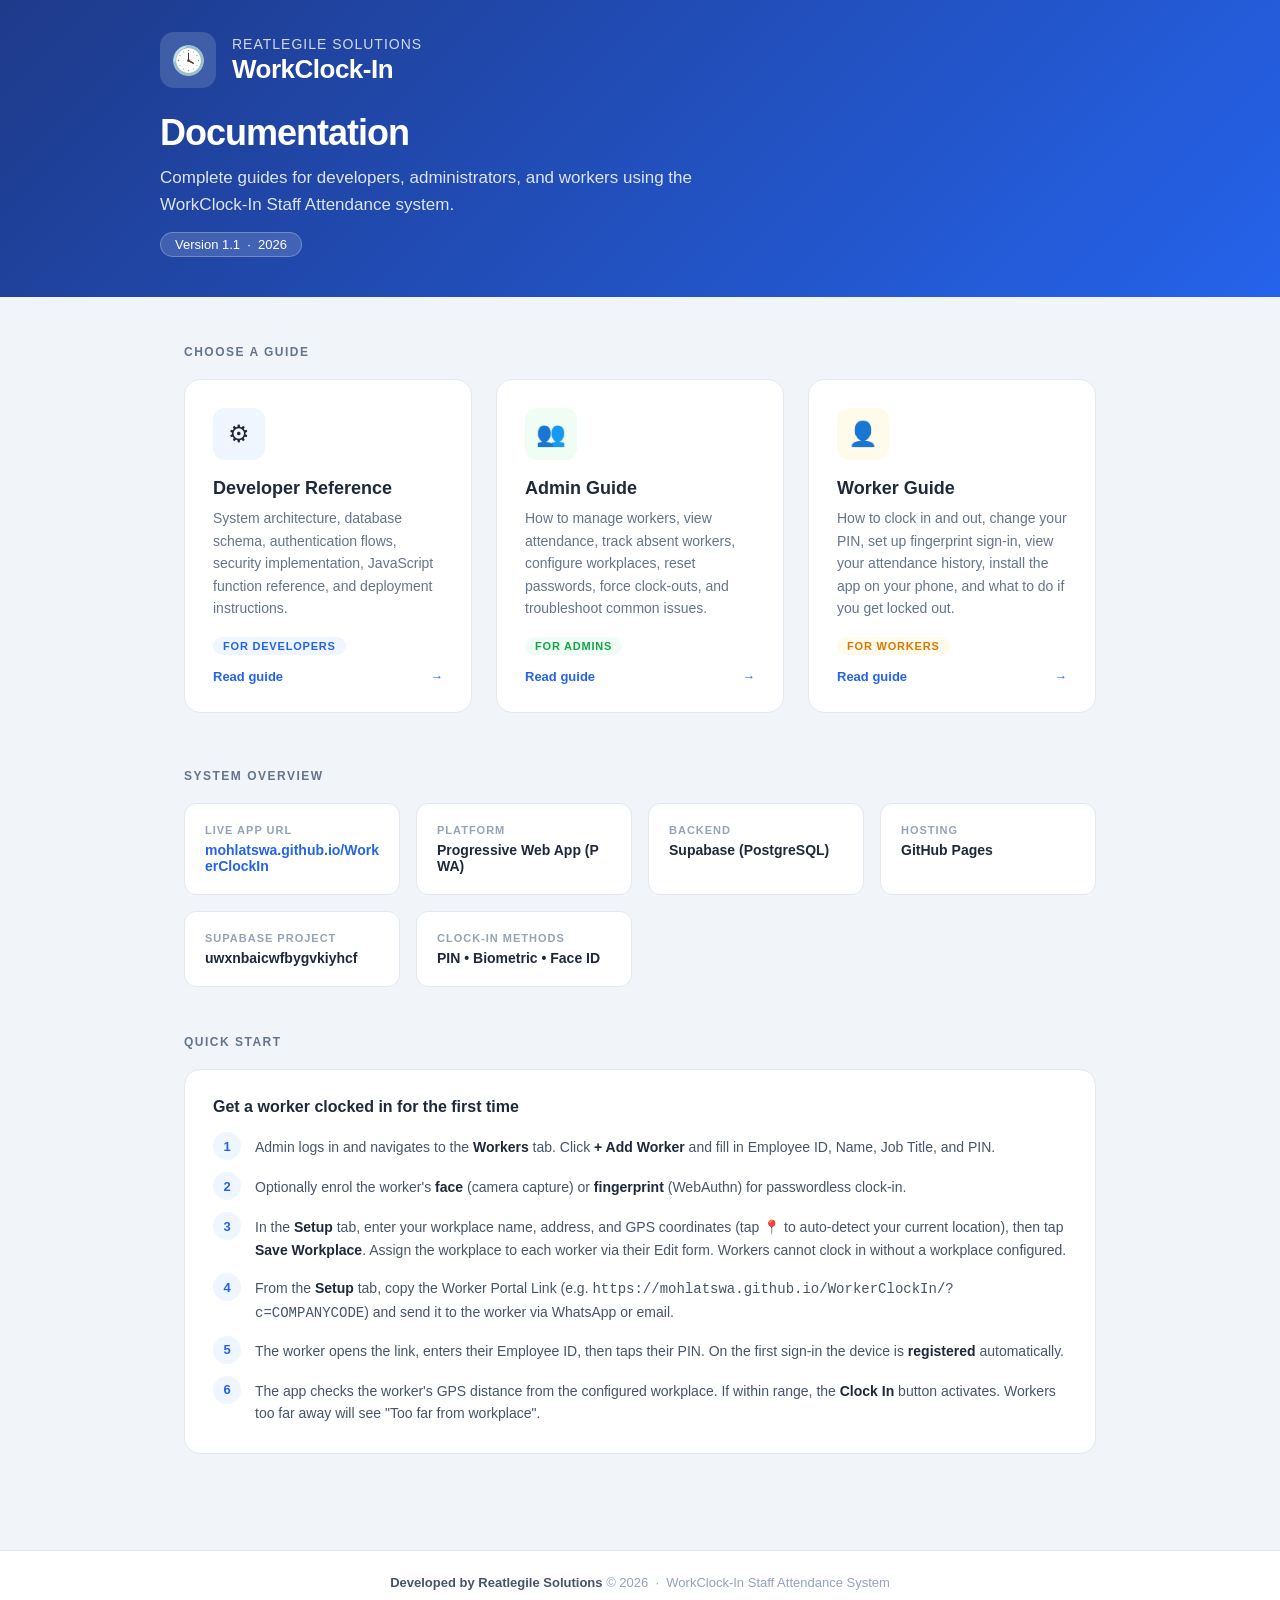
<file: docs/index.html>
<!DOCTYPE html>
<html lang="en">
<head>
  <meta charset="UTF-8" />
  <meta name="viewport" content="width=device-width, initial-scale=1.0" />
  <title>WorkClock-In Documentation — Reatlegile Solutions</title>
  <style>
    *, *::before, *::after { box-sizing: border-box; margin: 0; padding: 0; }
    body {
      font-family: -apple-system, BlinkMacSystemFont, 'Segoe UI', Roboto, sans-serif;
      background: #F1F5F9;
      color: #1E293B;
      min-height: 100vh;
      display: flex;
      flex-direction: column;
    }

    /* ── Header ── */
    header {
      background: linear-gradient(135deg, #1E3A8A 0%, #2563EB 100%);
      color: #fff;
      padding: 0 24px;
    }
    .header-inner {
      max-width: 960px;
      margin: 0 auto;
      padding: 32px 0 40px;
    }
    .brand-row {
      display: flex;
      align-items: center;
      gap: 16px;
      margin-bottom: 24px;
    }
    .brand-icon {
      width: 56px;
      height: 56px;
      background: rgba(255,255,255,0.15);
      border-radius: 14px;
      display: flex;
      align-items: center;
      justify-content: center;
      font-size: 28px;
      flex-shrink: 0;
    }
    .brand-name {
      font-size: 14px;
      opacity: 0.8;
      text-transform: uppercase;
      letter-spacing: 1px;
      margin-bottom: 2px;
    }
    .brand-product {
      font-size: 26px;
      font-weight: 700;
      letter-spacing: -0.5px;
    }
    header h1 {
      font-size: 36px;
      font-weight: 800;
      letter-spacing: -1px;
      margin-bottom: 10px;
    }
    header p {
      font-size: 17px;
      opacity: 0.85;
      max-width: 600px;
      line-height: 1.6;
    }
    .header-badge {
      display: inline-block;
      background: rgba(255,255,255,0.15);
      border: 1px solid rgba(255,255,255,0.25);
      border-radius: 20px;
      padding: 4px 14px;
      font-size: 13px;
      margin-top: 14px;
    }

    /* ── Main ── */
    main {
      max-width: 960px;
      margin: 0 auto;
      padding: 48px 24px;
      flex: 1;
    }

    .section-label {
      font-size: 12px;
      font-weight: 700;
      text-transform: uppercase;
      letter-spacing: 1.5px;
      color: #64748B;
      margin-bottom: 20px;
    }

    /* ── Cards ── */
    .cards {
      display: grid;
      grid-template-columns: repeat(auto-fit, minmax(270px, 1fr));
      gap: 24px;
      margin-bottom: 56px;
    }
    .doc-card {
      background: #fff;
      border-radius: 16px;
      border: 1px solid #E2E8F0;
      padding: 28px;
      text-decoration: none;
      color: inherit;
      display: flex;
      flex-direction: column;
      transition: box-shadow 0.18s, transform 0.18s;
    }
    .doc-card:hover {
      box-shadow: 0 8px 32px rgba(37,99,235,0.12);
      transform: translateY(-3px);
    }
    .card-icon {
      width: 52px;
      height: 52px;
      border-radius: 12px;
      display: flex;
      align-items: center;
      justify-content: center;
      font-size: 24px;
      margin-bottom: 18px;
      flex-shrink: 0;
    }
    .card-icon.blue   { background: #EFF6FF; }
    .card-icon.green  { background: #F0FDF4; }
    .card-icon.amber  { background: #FFFBEB; }
    .doc-card h2 {
      font-size: 18px;
      font-weight: 700;
      margin-bottom: 8px;
      color: #1E293B;
    }
    .doc-card p {
      font-size: 14px;
      color: #64748B;
      line-height: 1.6;
      flex: 1;
    }
    .card-audience {
      display: inline-block;
      font-size: 11px;
      font-weight: 600;
      text-transform: uppercase;
      letter-spacing: 0.8px;
      padding: 3px 10px;
      border-radius: 20px;
      margin-top: 18px;
      align-self: flex-start;
    }
    .aud-dev   { background: #EFF6FF; color: #2563EB; }
    .aud-admin { background: #F0FDF4; color: #16A34A; }
    .aud-user  { background: #FFFBEB; color: #D97706; }
    .card-arrow {
      display: flex;
      align-items: center;
      justify-content: space-between;
      margin-top: 14px;
      font-size: 13px;
      font-weight: 600;
      color: #2563EB;
    }

    /* ── Info Grid ── */
    .info-grid {
      display: grid;
      grid-template-columns: repeat(auto-fit, minmax(200px, 1fr));
      gap: 16px;
      margin-bottom: 48px;
    }
    .info-tile {
      background: #fff;
      border-radius: 12px;
      border: 1px solid #E2E8F0;
      padding: 20px;
    }
    .info-tile .label {
      font-size: 11px;
      font-weight: 700;
      text-transform: uppercase;
      letter-spacing: 1px;
      color: #94A3B8;
      margin-bottom: 6px;
    }
    .info-tile .value {
      font-size: 14px;
      font-weight: 600;
      color: #1E293B;
      word-break: break-all;
    }
    .info-tile .value a {
      color: #2563EB;
      text-decoration: none;
    }
    .info-tile .value a:hover { text-decoration: underline; }

    /* ── Quick Start ── */
    .quick-start {
      background: #fff;
      border-radius: 16px;
      border: 1px solid #E2E8F0;
      padding: 28px;
      margin-bottom: 48px;
    }
    .quick-start h3 {
      font-size: 16px;
      font-weight: 700;
      margin-bottom: 16px;
      color: #1E293B;
    }
    .steps {
      display: flex;
      flex-direction: column;
      gap: 12px;
    }
    .step {
      display: flex;
      gap: 14px;
      align-items: flex-start;
    }
    .step-num {
      width: 28px;
      height: 28px;
      background: #EFF6FF;
      color: #2563EB;
      border-radius: 50%;
      display: flex;
      align-items: center;
      justify-content: center;
      font-size: 13px;
      font-weight: 700;
      flex-shrink: 0;
    }
    .step-text {
      font-size: 14px;
      line-height: 1.6;
      color: #475569;
      padding-top: 4px;
    }
    .step-text strong { color: #1E293B; }

    /* ── Footer ── */
    footer {
      background: #fff;
      border-top: 1px solid #E2E8F0;
      padding: 24px;
      text-align: center;
      font-size: 13px;
      color: #94A3B8;
    }
    footer strong { color: #475569; }

    @media (max-width: 600px) {
      header h1 { font-size: 26px; }
      .cards { grid-template-columns: 1fr; }
    }
  </style>
</head>
<body>

<header>
  <div class="header-inner">
    <div class="brand-row">
      <div class="brand-icon">&#128339;</div>
      <div>
        <div class="brand-name">Reatlegile Solutions</div>
        <div class="brand-product">WorkClock-In</div>
      </div>
    </div>
    <h1>Documentation</h1>
    <p>Complete guides for developers, administrators, and workers using the WorkClock-In Staff Attendance system.</p>
    <span class="header-badge">Version 1.1 &nbsp;&middot;&nbsp; 2026</span>
  </div>
</header>

<main>

  <div class="section-label">Choose a Guide</div>

  <div class="cards">

    <a class="doc-card" href="developer.html">
      <div class="card-icon blue">&#9881;</div>
      <h2>Developer Reference</h2>
      <p>System architecture, database schema, authentication flows, security implementation, JavaScript function reference, and deployment instructions.</p>
      <span class="card-audience aud-dev">For Developers</span>
      <div class="card-arrow"><span>Read guide</span><span>&rarr;</span></div>
    </a>

    <a class="doc-card" href="admin-guide.html">
      <div class="card-icon green">&#128101;</div>
      <h2>Admin Guide</h2>
      <p>How to manage workers, view attendance, track absent workers, configure workplaces, reset passwords, force clock-outs, and troubleshoot common issues.</p>
      <span class="card-audience aud-admin">For Admins</span>
      <div class="card-arrow"><span>Read guide</span><span>&rarr;</span></div>
    </a>

    <a class="doc-card" href="user-guide.html">
      <div class="card-icon amber">&#128100;</div>
      <h2>Worker Guide</h2>
      <p>How to clock in and out, change your PIN, set up fingerprint sign-in, view your attendance history, install the app on your phone, and what to do if you get locked out.</p>
      <span class="card-audience aud-user">For Workers</span>
      <div class="card-arrow"><span>Read guide</span><span>&rarr;</span></div>
    </a>

  </div>

  <!-- System Overview -->
  <div class="section-label">System Overview</div>
  <div class="info-grid">
    <div class="info-tile">
      <div class="label">Live App URL</div>
      <div class="value"><a href="https://mohlatswa.github.io/WorkerClockIn/" target="_blank">mohlatswa.github.io/WorkerClockIn</a></div>
    </div>
    <div class="info-tile">
      <div class="label">Platform</div>
      <div class="value">Progressive Web App (PWA)</div>
    </div>
    <div class="info-tile">
      <div class="label">Backend</div>
      <div class="value">Supabase (PostgreSQL)</div>
    </div>
    <div class="info-tile">
      <div class="label">Hosting</div>
      <div class="value">GitHub Pages</div>
    </div>
    <div class="info-tile">
      <div class="label">Supabase Project</div>
      <div class="value">uwxnbaicwfbygvkiyhcf</div>
    </div>
    <div class="info-tile">
      <div class="label">Clock-in Methods</div>
      <div class="value">PIN &bull; Biometric &bull; Face ID</div>
    </div>
  </div>

  <!-- Quick Start -->
  <div class="section-label">Quick Start</div>
  <div class="quick-start">
    <h3>Get a worker clocked in for the first time</h3>
    <div class="steps">
      <div class="step">
        <div class="step-num">1</div>
        <div class="step-text">Admin logs in and navigates to the <strong>Workers</strong> tab. Click <strong>+ Add Worker</strong> and fill in Employee ID, Name, Job Title, and PIN.</div>
      </div>
      <div class="step">
        <div class="step-num">2</div>
        <div class="step-text">Optionally enrol the worker's <strong>face</strong> (camera capture) or <strong>fingerprint</strong> (WebAuthn) for passwordless clock-in.</div>
      </div>
      <div class="step">
        <div class="step-num">3</div>
        <div class="step-text">In the <strong>Setup</strong> tab, enter your workplace name, address, and GPS coordinates (tap 📍 to auto-detect your current location), then tap <strong>Save Workplace</strong>. Assign the workplace to each worker via their Edit form. Workers cannot clock in without a workplace configured.</div>
      </div>
      <div class="step">
        <div class="step-num">4</div>
        <div class="step-text">From the <strong>Setup</strong> tab, copy the Worker Portal Link (e.g. <code>https://mohlatswa.github.io/WorkerClockIn/?c=COMPANYCODE</code>) and send it to the worker via WhatsApp or email.</div>
      </div>
      <div class="step">
        <div class="step-num">5</div>
        <div class="step-text">The worker opens the link, enters their Employee ID, then taps their PIN. On the first sign-in the device is <strong>registered</strong> automatically.</div>
      </div>
      <div class="step">
        <div class="step-num">6</div>
        <div class="step-text">The app checks the worker's GPS distance from the configured workplace. If within range, the <strong>Clock In</strong> button activates. Workers too far away will see "Too far from workplace".</div>
      </div>
    </div>
  </div>

</main>

<footer>
  <strong>Developed by Reatlegile Solutions</strong> &copy; 2026 &nbsp;&middot;&nbsp; WorkClock-In Staff Attendance System
</footer>

</body>
</html>
</file>
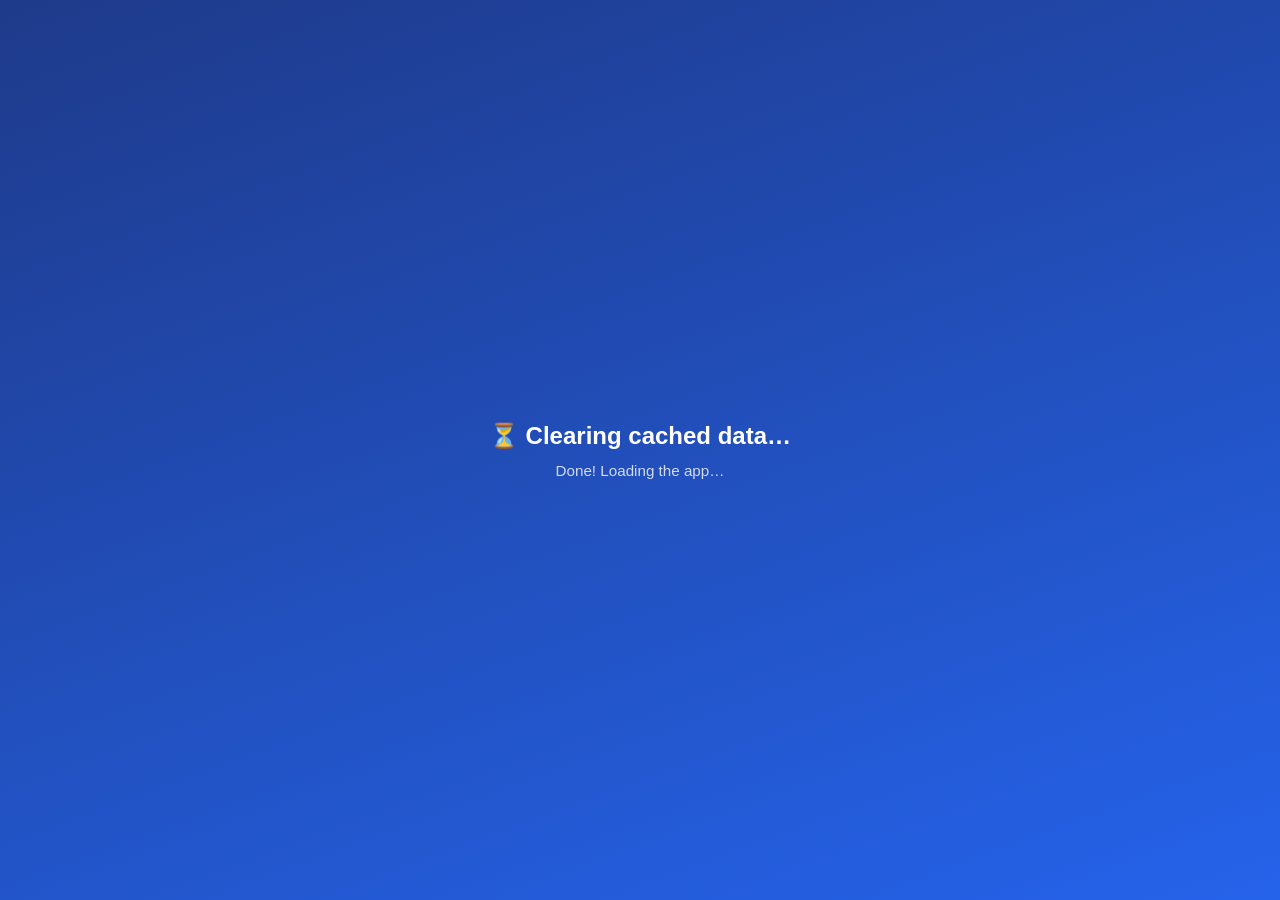
<file: clear.html>
<!DOCTYPE html>
<html>
<head>
  <meta charset="UTF-8">
  <meta name="viewport" content="width=device-width,initial-scale=1">
  <title>WorkClock-In — Clearing cache</title>
  <style>
    * { box-sizing: border-box; margin: 0; padding: 0; }
    body {
      font-family: -apple-system, BlinkMacSystemFont, 'Segoe UI', sans-serif;
      background: linear-gradient(160deg, #1E3A8A, #2563EB);
      color: #fff; display: flex; align-items: center;
      justify-content: center; min-height: 100vh; text-align: center;
      padding: 20px;
    }
    h2 { font-size: 1.5rem; margin-bottom: 12px; }
    p  { opacity: .8; font-size: .95rem; }
  </style>
</head>
<body>
<div>
  <h2>⏳ Clearing cached data…</h2>
  <p id="msg">Please wait a moment.</p>
</div>
<script>
(async function () {
  var msg = document.getElementById('msg');
  try {
    var regs = await navigator.serviceWorker.getRegistrations();
    for (var r of regs) { await r.unregister(); }
    var keys = await caches.keys();
    for (var k of keys) { await caches.delete(k); }
    localStorage.removeItem('wc_worker_id');
    msg.textContent = 'Done! Loading the app…';
  } catch (e) {
    msg.textContent = 'Redirecting…';
  }
  setTimeout(function () { window.location.replace('./'); }, 1500);
}());
</script>
</body>
</html>
</file>
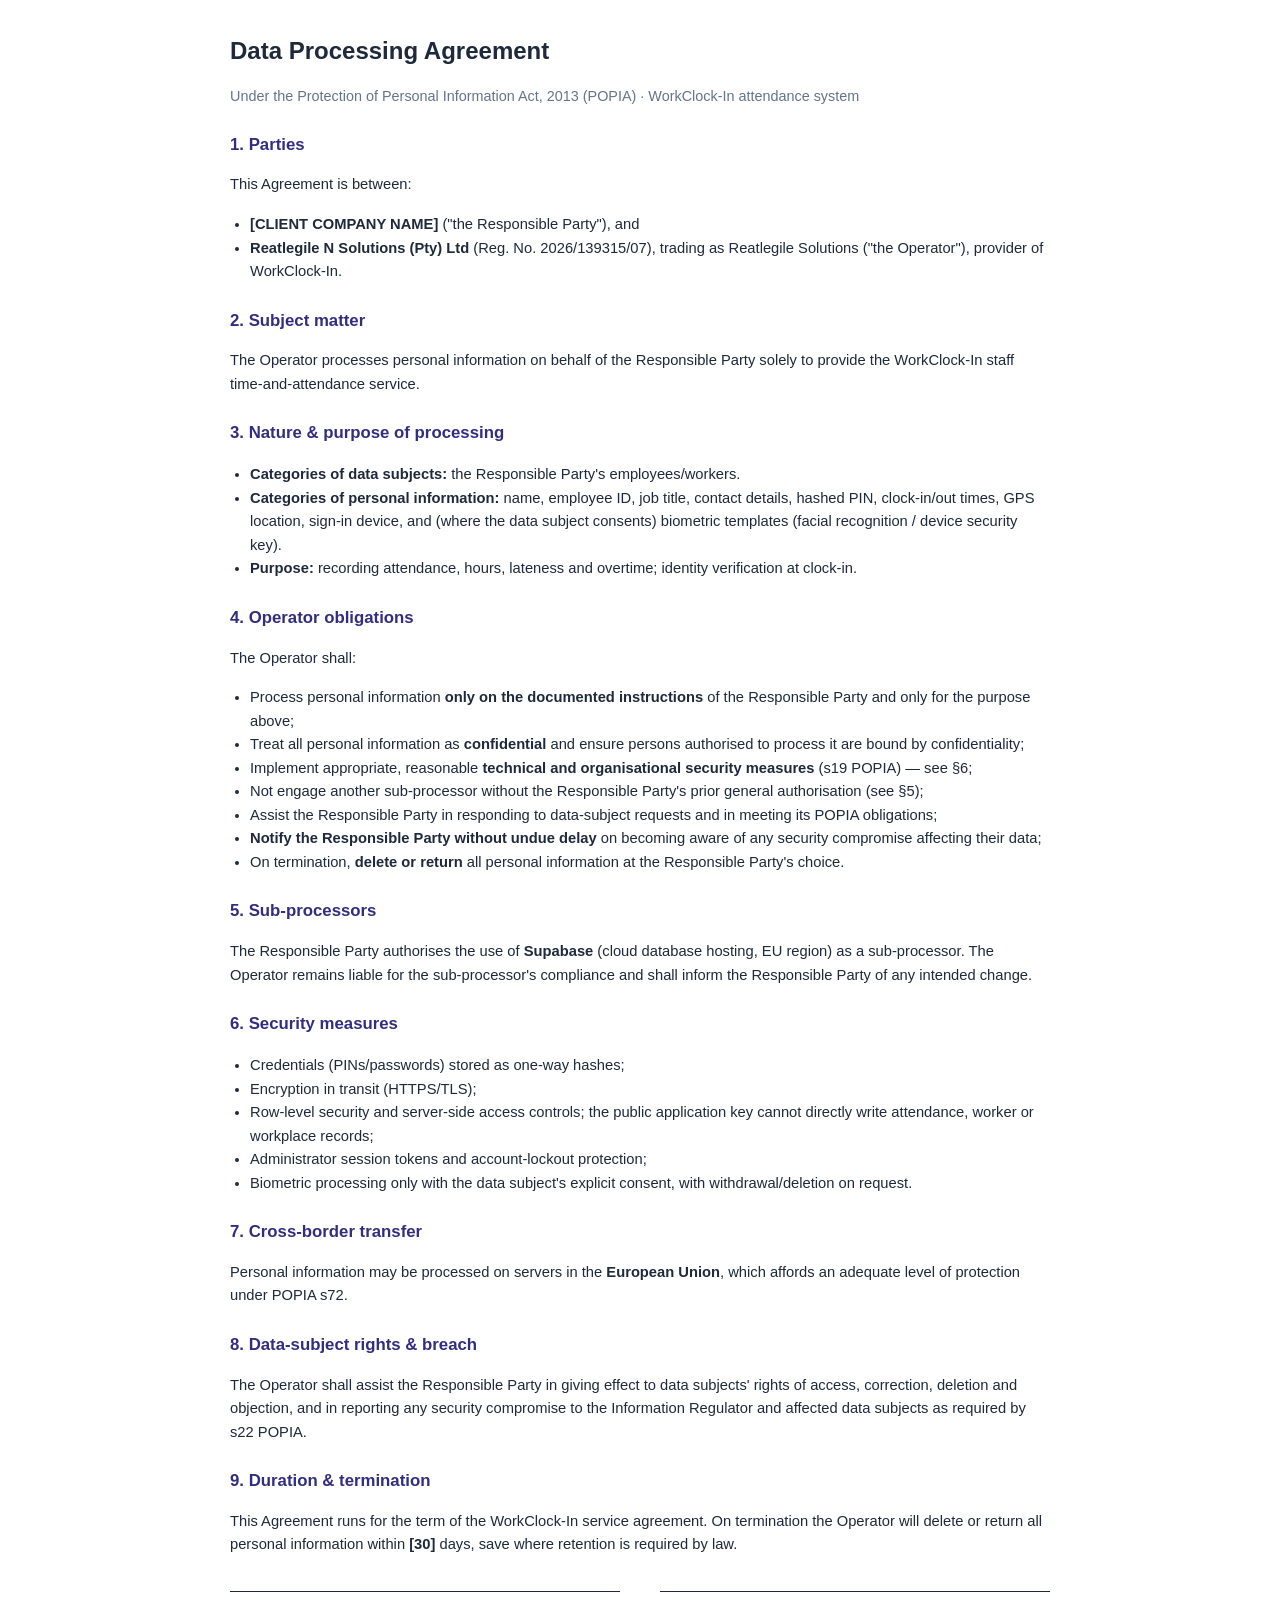
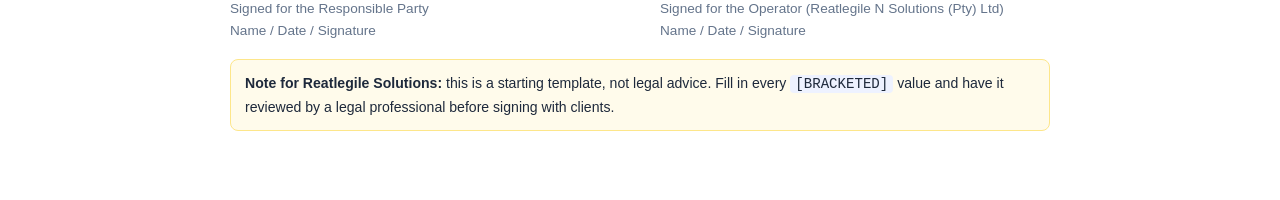
<file: dpa.html>
<!DOCTYPE html>
<html lang="en">
<head>
<meta charset="UTF-8">
<meta name="viewport" content="width=device-width, initial-scale=1">
<title>WorkClock-In — Data Processing Agreement (Template)</title>
<style>
  body { margin:0; font-family:'Inter',-apple-system,Segoe UI,Roboto,sans-serif; color:#1E293B; line-height:1.6; background:#fff; }
  .wrap { max-width:820px; margin:0 auto; padding:32px 22px 70px; }
  h1 { font-size:1.5rem; margin:0 0 4px; }
  h2 { font-size:1.05rem; margin:24px 0 6px; color:#312E81; }
  p, li { font-size:.92rem; }
  ul { padding-left:20px; }
  .sub { color:#64748B; font-size:.9rem; }
  code { background:#EEF2FF; padding:1px 5px; border-radius:4px; }
  .sign { margin-top:34px; display:flex; gap:40px; flex-wrap:wrap; }
  .sign div { flex:1; min-width:230px; border-top:1px solid #1E293B; padding-top:6px; font-size:.85rem; color:#64748B; }
  .note { background:#FFFBEB; border:1px solid #FDE68A; border-radius:8px; padding:12px 14px; font-size:.88rem; margin-top:18px; }
  @media print { .note { display:none; } }
</style>
</head>
<body>
<div class="wrap">
  <h1>Data Processing Agreement</h1>
  <p class="sub">Under the Protection of Personal Information Act, 2013 (POPIA) · WorkClock-In attendance system</p>

  <h2>1. Parties</h2>
  <p>This Agreement is between:</p>
  <ul>
    <li><strong>[CLIENT COMPANY NAME]</strong> ("the Responsible Party"), and</li>
    <li><strong>Reatlegile N Solutions (Pty) Ltd</strong> (Reg. No. 2026/139315/07), trading as Reatlegile Solutions ("the Operator"), provider of WorkClock-In.</li>
  </ul>

  <h2>2. Subject matter</h2>
  <p>The Operator processes personal information on behalf of the Responsible Party
  solely to provide the WorkClock-In staff time-and-attendance service.</p>

  <h2>3. Nature &amp; purpose of processing</h2>
  <ul>
    <li><strong>Categories of data subjects:</strong> the Responsible Party's employees/workers.</li>
    <li><strong>Categories of personal information:</strong> name, employee ID, job title, contact details, hashed PIN, clock-in/out times, GPS location, sign-in device, and (where the data subject consents) biometric templates (facial recognition / device security key).</li>
    <li><strong>Purpose:</strong> recording attendance, hours, lateness and overtime; identity verification at clock-in.</li>
  </ul>

  <h2>4. Operator obligations</h2>
  <p>The Operator shall:</p>
  <ul>
    <li>Process personal information <strong>only on the documented instructions</strong> of the Responsible Party and only for the purpose above;</li>
    <li>Treat all personal information as <strong>confidential</strong> and ensure persons authorised to process it are bound by confidentiality;</li>
    <li>Implement appropriate, reasonable <strong>technical and organisational security measures</strong> (s19 POPIA) — see §6;</li>
    <li>Not engage another sub-processor without the Responsible Party's prior general authorisation (see §5);</li>
    <li>Assist the Responsible Party in responding to data-subject requests and in meeting its POPIA obligations;</li>
    <li><strong>Notify the Responsible Party without undue delay</strong> on becoming aware of any security compromise affecting their data;</li>
    <li>On termination, <strong>delete or return</strong> all personal information at the Responsible Party's choice.</li>
  </ul>

  <h2>5. Sub-processors</h2>
  <p>The Responsible Party authorises the use of <strong>Supabase</strong> (cloud
  database hosting, EU region) as a sub-processor. The Operator remains liable for
  the sub-processor's compliance and shall inform the Responsible Party of any
  intended change.</p>

  <h2>6. Security measures</h2>
  <ul>
    <li>Credentials (PINs/passwords) stored as one-way hashes;</li>
    <li>Encryption in transit (HTTPS/TLS);</li>
    <li>Row-level security and server-side access controls; the public application key cannot directly write attendance, worker or workplace records;</li>
    <li>Administrator session tokens and account-lockout protection;</li>
    <li>Biometric processing only with the data subject's explicit consent, with withdrawal/deletion on request.</li>
  </ul>

  <h2>7. Cross-border transfer</h2>
  <p>Personal information may be processed on servers in the <strong>European
  Union</strong>, which affords an adequate level of protection under POPIA s72.</p>

  <h2>8. Data-subject rights &amp; breach</h2>
  <p>The Operator shall assist the Responsible Party in giving effect to data
  subjects' rights of access, correction, deletion and objection, and in reporting
  any security compromise to the Information Regulator and affected data subjects
  as required by s22 POPIA.</p>

  <h2>9. Duration &amp; termination</h2>
  <p>This Agreement runs for the term of the WorkClock-In service agreement. On
  termination the Operator will delete or return all personal information within
  <strong>[30]</strong> days, save where retention is required by law.</p>

  <div class="sign">
    <div>Signed for the Responsible Party<br>Name / Date / Signature</div>
    <div>Signed for the Operator (Reatlegile N Solutions (Pty) Ltd)<br>Name / Date / Signature</div>
  </div>

  <div class="note">
    <strong>Note for Reatlegile Solutions:</strong> this is a starting template, not
    legal advice. Fill in every <code>[BRACKETED]</code> value and have it reviewed
    by a legal professional before signing with clients.
  </div>
</div>
</body>
</html>
</file>
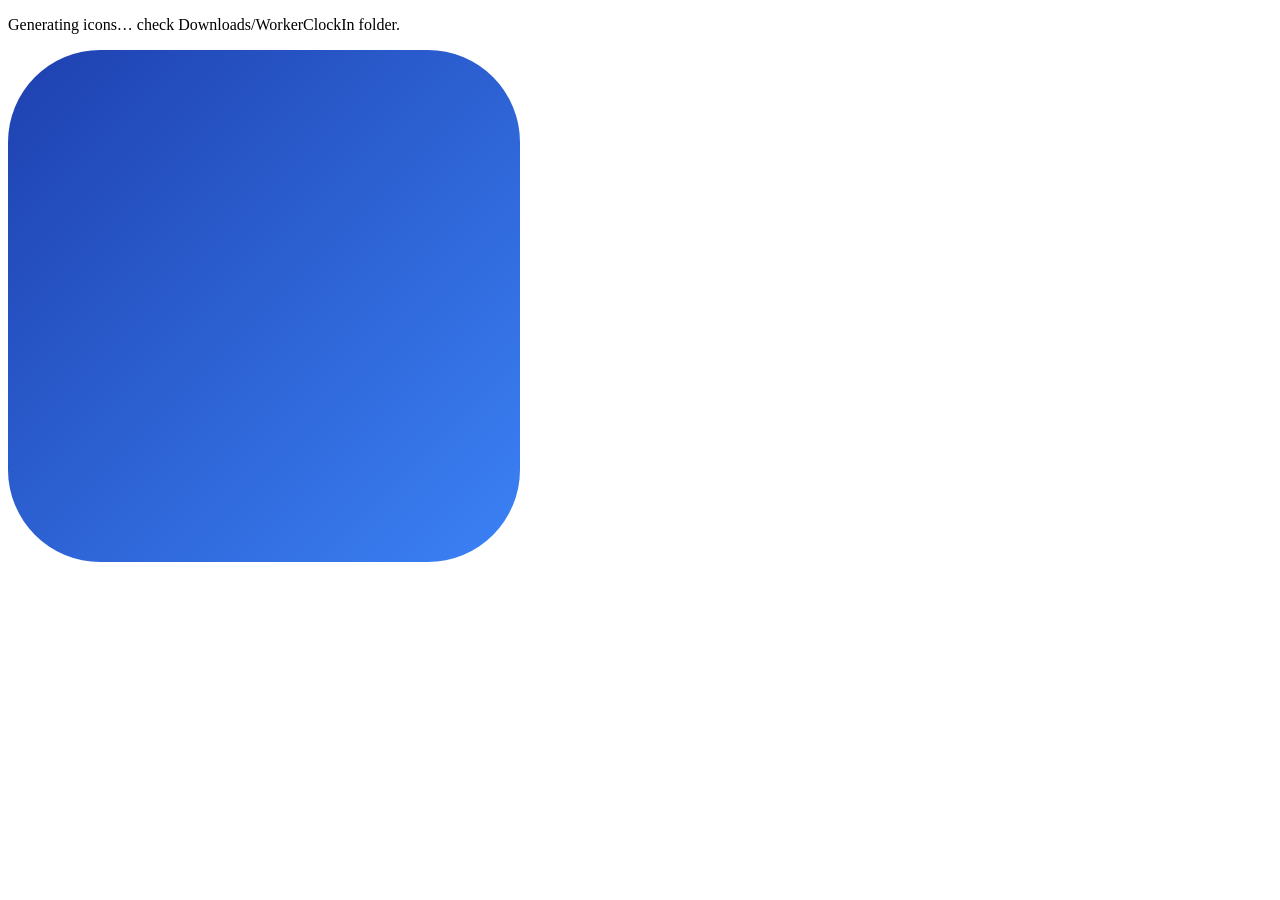
<file: generate-icons.html>
<!DOCTYPE html>
<!-- Run this file once in a browser to generate icon files, then delete it -->
<html><body>
<p>Generating icons… check Downloads/WorkerClockIn folder.</p>
<canvas id="c"></canvas>
<script>
function drawIcon(size) {
  const c = document.getElementById('c');
  c.width = c.height = size;
  const ctx = c.getContext('2d');
  // Background
  const grad = ctx.createLinearGradient(0,0,size,size);
  grad.addColorStop(0,'#1E40AF'); grad.addColorStop(1,'#3B82F6');
  ctx.fillStyle = grad;
  ctx.beginPath();
  ctx.roundRect(0,0,size,size,size*0.18);
  ctx.fill();
  // Clock emoji
  ctx.font = `${size*0.55}px serif`;
  ctx.textAlign = 'center';
  ctx.textBaseline = 'middle';
  ctx.fillText('⏱', size/2, size/2);
  return c.toDataURL('image/png');
}

async function save(size, name) {
  const data = drawIcon(size);
  const res  = await fetch(data);
  const blob = await res.blob();
  const a    = document.createElement('a');
  a.href     = URL.createObjectURL(blob);
  a.download = name;
  a.click();
}

save(192, 'icon-192.png');
setTimeout(() => save(512, 'icon-512.png'), 500);
setTimeout(() => document.body.innerHTML = '✅ Done! Move icon-192.png and icon-512.png into the WorkerClockIn folder, then delete this file.', 1000);
</script>
</body></html>
</file>
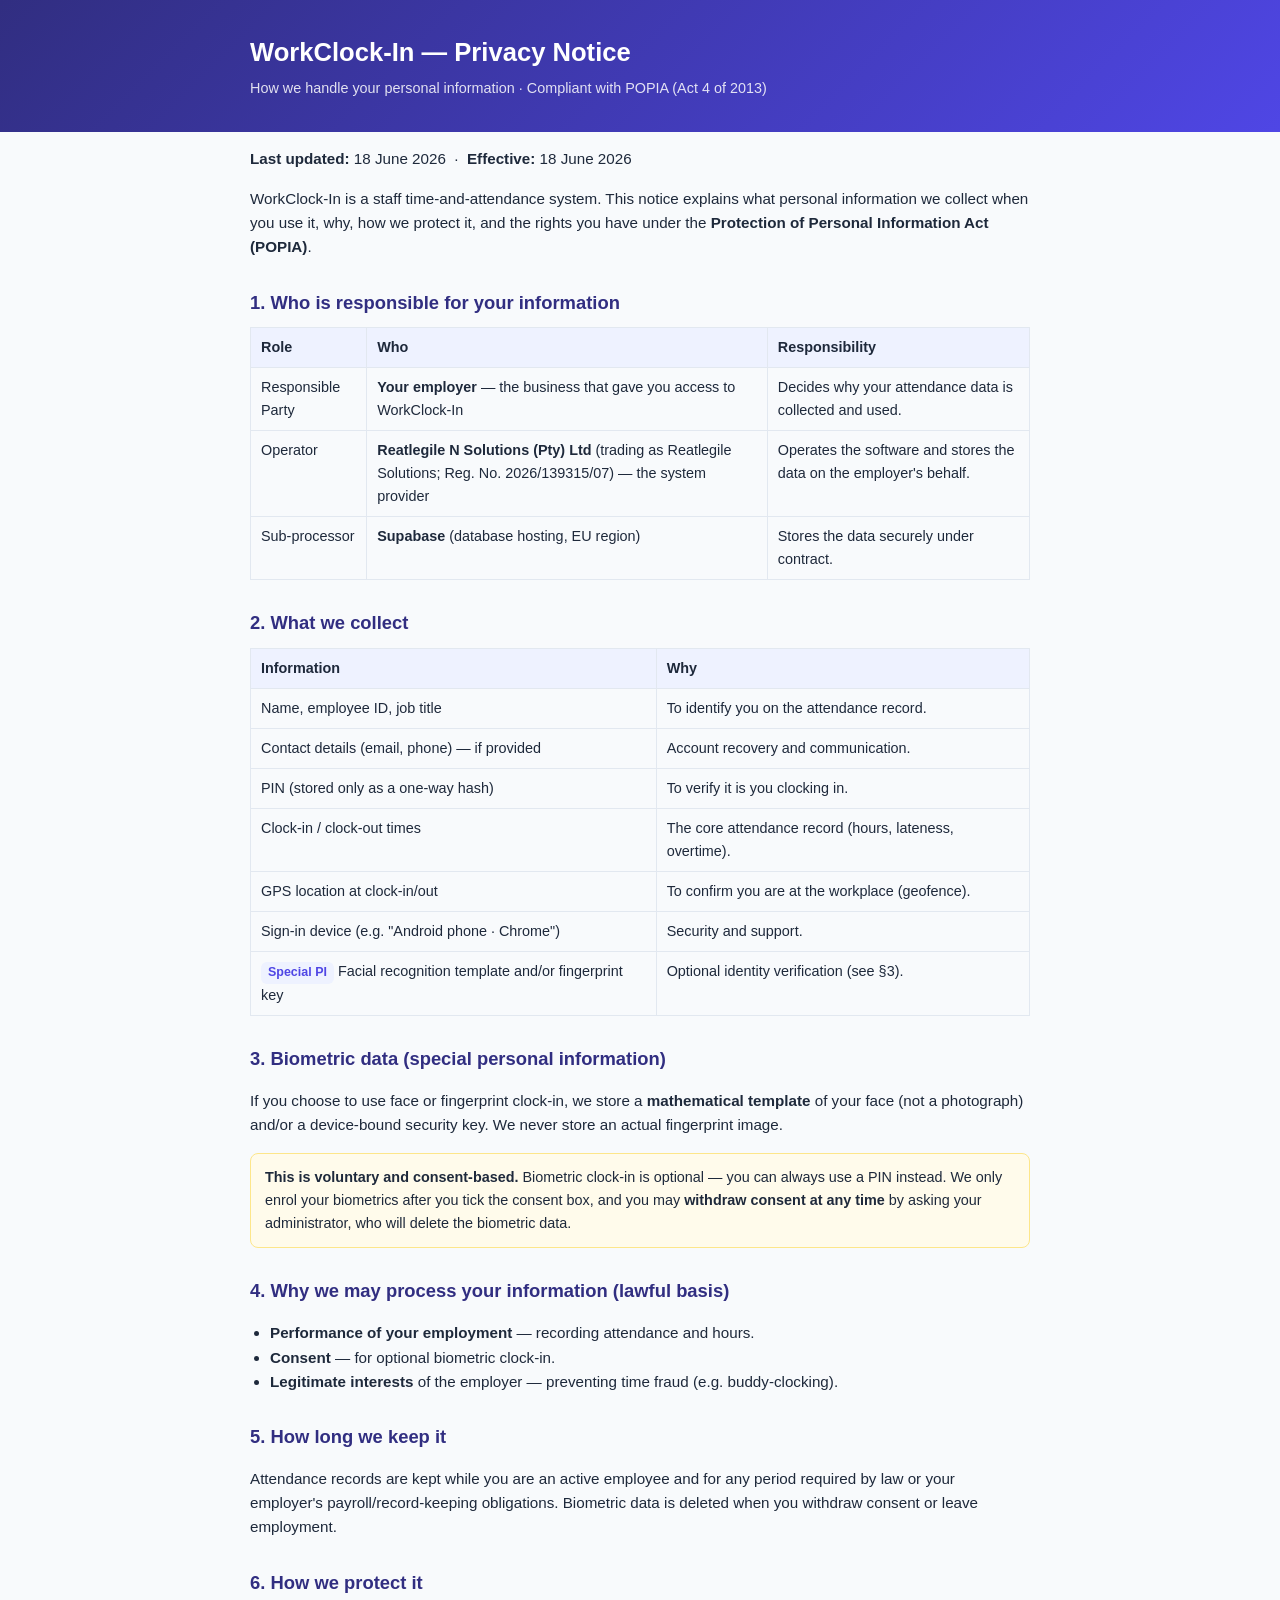
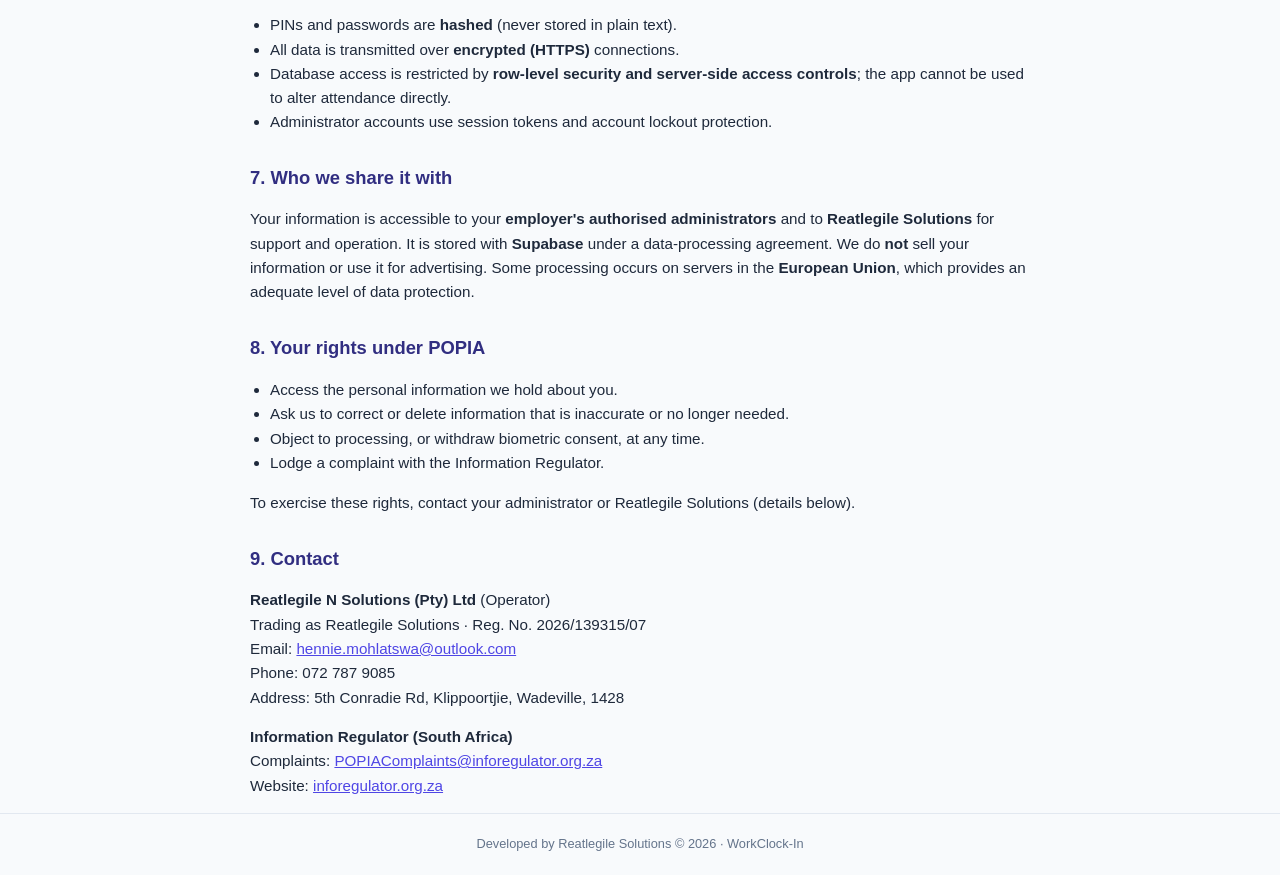
<file: privacy.html>
<!DOCTYPE html>
<html lang="en">
<head>
<meta charset="UTF-8">
<meta name="viewport" content="width=device-width, initial-scale=1">
<title>WorkClock-In — Privacy Notice</title>
<style>
  :root { --indigo:#312E81; --indigo2:#4F46E5; --ink:#1E293B; --muted:#64748B; --line:#E2E8F0; }
  * { box-sizing:border-box; }
  body { margin:0; font-family:'Inter',-apple-system,Segoe UI,Roboto,sans-serif; color:var(--ink); background:#F8FAFC; line-height:1.6; }
  header { background:linear-gradient(135deg,var(--indigo),var(--indigo2)); color:#fff; padding:32px 20px; }
  .wrap { max-width:820px; margin:0 auto; padding:0 20px; }
  header h1 { margin:0 0 4px; font-size:1.6rem; }
  header p { margin:0; opacity:.85; font-size:.9rem; }
  main { padding:28px 0 60px; }
  h2 { font-size:1.15rem; margin:28px 0 8px; color:var(--indigo); }
  h3 { font-size:1rem; margin:18px 0 6px; }
  p, li { font-size:.95rem; }
  ul { padding-left:20px; }
  table { width:100%; border-collapse:collapse; margin:10px 0; font-size:.9rem; }
  th, td { border:1px solid var(--line); padding:8px 10px; text-align:left; vertical-align:top; }
  th { background:#EEF2FF; }
  .note { background:#FFFBEB; border:1px solid #FDE68A; border-radius:8px; padding:12px 14px; font-size:.9rem; }
  .tag { display:inline-block; background:#EEF2FF; color:var(--indigo2); border-radius:6px; padding:1px 7px; font-size:.78rem; font-weight:600; }
  a { color:var(--indigo2); }
  footer { border-top:1px solid var(--line); padding:20px; text-align:center; color:var(--muted); font-size:.8rem; }
  code { background:#EEF2FF; padding:1px 5px; border-radius:4px; font-size:.85em; }
</style>
</head>
<body>
<header><div class="wrap">
  <h1>WorkClock-In — Privacy Notice</h1>
  <p>How we handle your personal information · Compliant with POPIA (Act 4 of 2013)</p>
</div></header>

<main class="wrap">
  <p><strong>Last updated:</strong> 18 June 2026 &nbsp;·&nbsp; <strong>Effective:</strong> 18 June 2026</p>

  <p>WorkClock-In is a staff time-and-attendance system. This notice explains what
  personal information we collect when you use it, why, how we protect it, and
  the rights you have under the <strong>Protection of Personal Information Act
  (POPIA)</strong>.</p>

  <h2>1. Who is responsible for your information</h2>
  <table>
    <tr><th>Role</th><th>Who</th><th>Responsibility</th></tr>
    <tr><td>Responsible Party</td><td><strong>Your employer</strong> — the business that gave you access to WorkClock-In</td><td>Decides why your attendance data is collected and used.</td></tr>
    <tr><td>Operator</td><td><strong>Reatlegile N Solutions (Pty) Ltd</strong> (trading as Reatlegile Solutions; Reg. No. 2026/139315/07) — the system provider</td><td>Operates the software and stores the data on the employer's behalf.</td></tr>
    <tr><td>Sub-processor</td><td><strong>Supabase</strong> (database hosting, EU&nbsp;region)</td><td>Stores the data securely under contract.</td></tr>
  </table>

  <h2>2. What we collect</h2>
  <table>
    <tr><th>Information</th><th>Why</th></tr>
    <tr><td>Name, employee ID, job title</td><td>To identify you on the attendance record.</td></tr>
    <tr><td>Contact details (email, phone) — if provided</td><td>Account recovery and communication.</td></tr>
    <tr><td>PIN (stored only as a one-way hash)</td><td>To verify it is you clocking in.</td></tr>
    <tr><td>Clock-in / clock-out times</td><td>The core attendance record (hours, lateness, overtime).</td></tr>
    <tr><td>GPS location at clock-in/out</td><td>To confirm you are at the workplace (geofence).</td></tr>
    <tr><td>Sign-in device (e.g. "Android phone · Chrome")</td><td>Security and support.</td></tr>
    <tr><td><span class="tag">Special PI</span> Facial recognition template and/or fingerprint key</td><td>Optional identity verification (see §3).</td></tr>
  </table>

  <h2>3. Biometric data (special personal information)</h2>
  <p>If you choose to use face or fingerprint clock-in, we store a
  <strong>mathematical template</strong> of your face (not a photograph) and/or a
  device-bound security key. We never store an actual fingerprint image.</p>
  <div class="note">
    <strong>This is voluntary and consent-based.</strong> Biometric clock-in is
    optional — you can always use a PIN instead. We only enrol your biometrics
    after you tick the consent box, and you may <strong>withdraw consent at any
    time</strong> by asking your administrator, who will delete the biometric data.
  </div>

  <h2>4. Why we may process your information (lawful basis)</h2>
  <ul>
    <li><strong>Performance of your employment</strong> — recording attendance and hours.</li>
    <li><strong>Consent</strong> — for optional biometric clock-in.</li>
    <li><strong>Legitimate interests</strong> of the employer — preventing time fraud (e.g. buddy-clocking).</li>
  </ul>

  <h2>5. How long we keep it</h2>
  <p>Attendance records are kept while you are an active employee and for any
  period required by law or your employer's payroll/record-keeping obligations.
  Biometric data is deleted when you withdraw consent or leave employment.</p>

  <h2>6. How we protect it</h2>
  <ul>
    <li>PINs and passwords are <strong>hashed</strong> (never stored in plain text).</li>
    <li>All data is transmitted over <strong>encrypted (HTTPS)</strong> connections.</li>
    <li>Database access is restricted by <strong>row-level security and server-side access controls</strong>; the app cannot be used to alter attendance directly.</li>
    <li>Administrator accounts use session tokens and account lockout protection.</li>
  </ul>

  <h2>7. Who we share it with</h2>
  <p>Your information is accessible to your <strong>employer's authorised
  administrators</strong> and to <strong>Reatlegile Solutions</strong> for support
  and operation. It is stored with <strong>Supabase</strong> under a data-processing
  agreement. We do <strong>not</strong> sell your information or use it for
  advertising. Some processing occurs on servers in the <strong>European Union</strong>,
  which provides an adequate level of data protection.</p>

  <h2>8. Your rights under POPIA</h2>
  <ul>
    <li>Access the personal information we hold about you.</li>
    <li>Ask us to correct or delete information that is inaccurate or no longer needed.</li>
    <li>Object to processing, or withdraw biometric consent, at any time.</li>
    <li>Lodge a complaint with the Information Regulator.</li>
  </ul>
  <p>To exercise these rights, contact your administrator or Reatlegile Solutions
  (details below).</p>

  <h2>9. Contact</h2>
  <p>
    <strong>Reatlegile N Solutions (Pty) Ltd</strong> (Operator)<br>
    Trading as Reatlegile Solutions &middot; Reg. No. 2026/139315/07<br>
    Email: <a href="mailto:hennie.mohlatswa@outlook.com">hennie.mohlatswa@outlook.com</a><br>
    Phone: 072 787 9085<br>
    Address: 5th Conradie Rd, Klippoortjie, Wadeville, 1428
  </p>
  <p>
    <strong>Information Regulator (South Africa)</strong><br>
    Complaints: <a href="mailto:POPIAComplaints@inforegulator.org.za">POPIAComplaints@inforegulator.org.za</a><br>
    Website: <a href="https://inforegulator.org.za">inforegulator.org.za</a>
  </p>

</main>

<footer>Developed by Reatlegile Solutions © 2026 · WorkClock-In</footer>
</body>
</html>
</file>
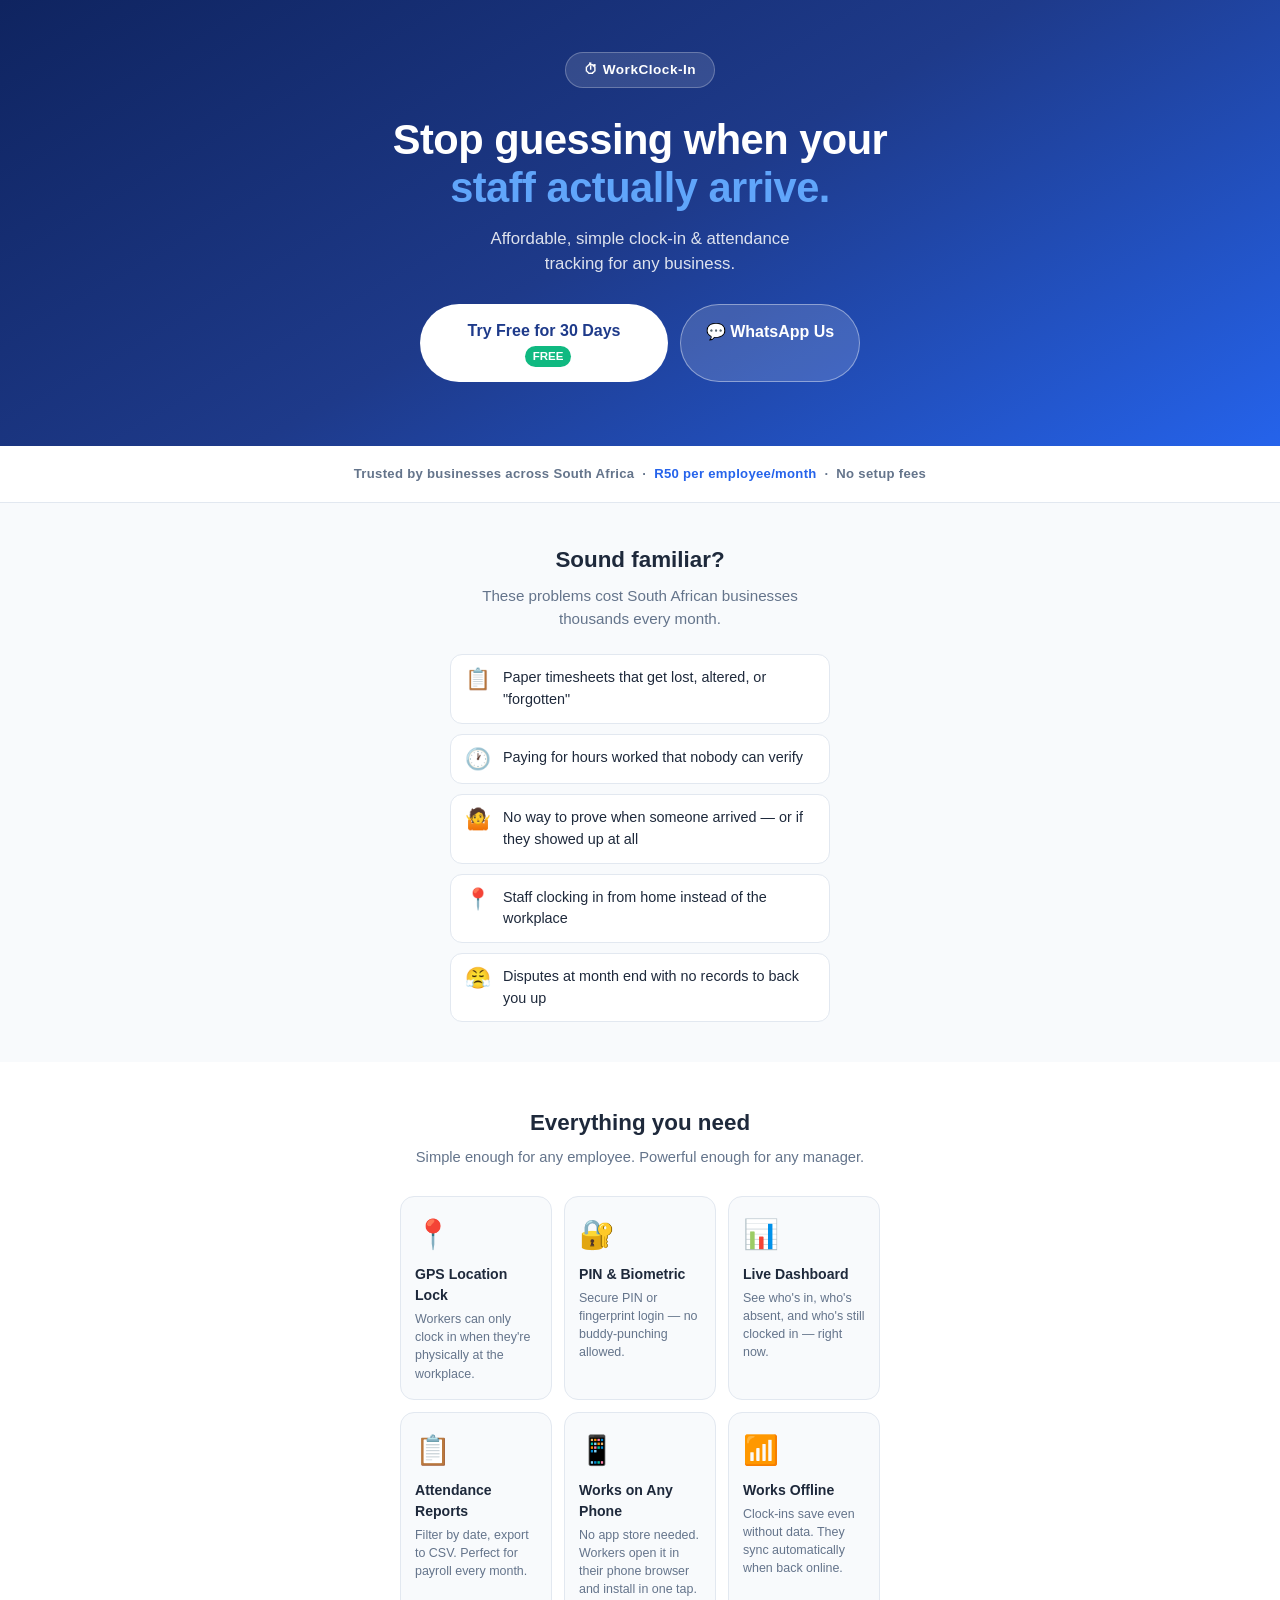
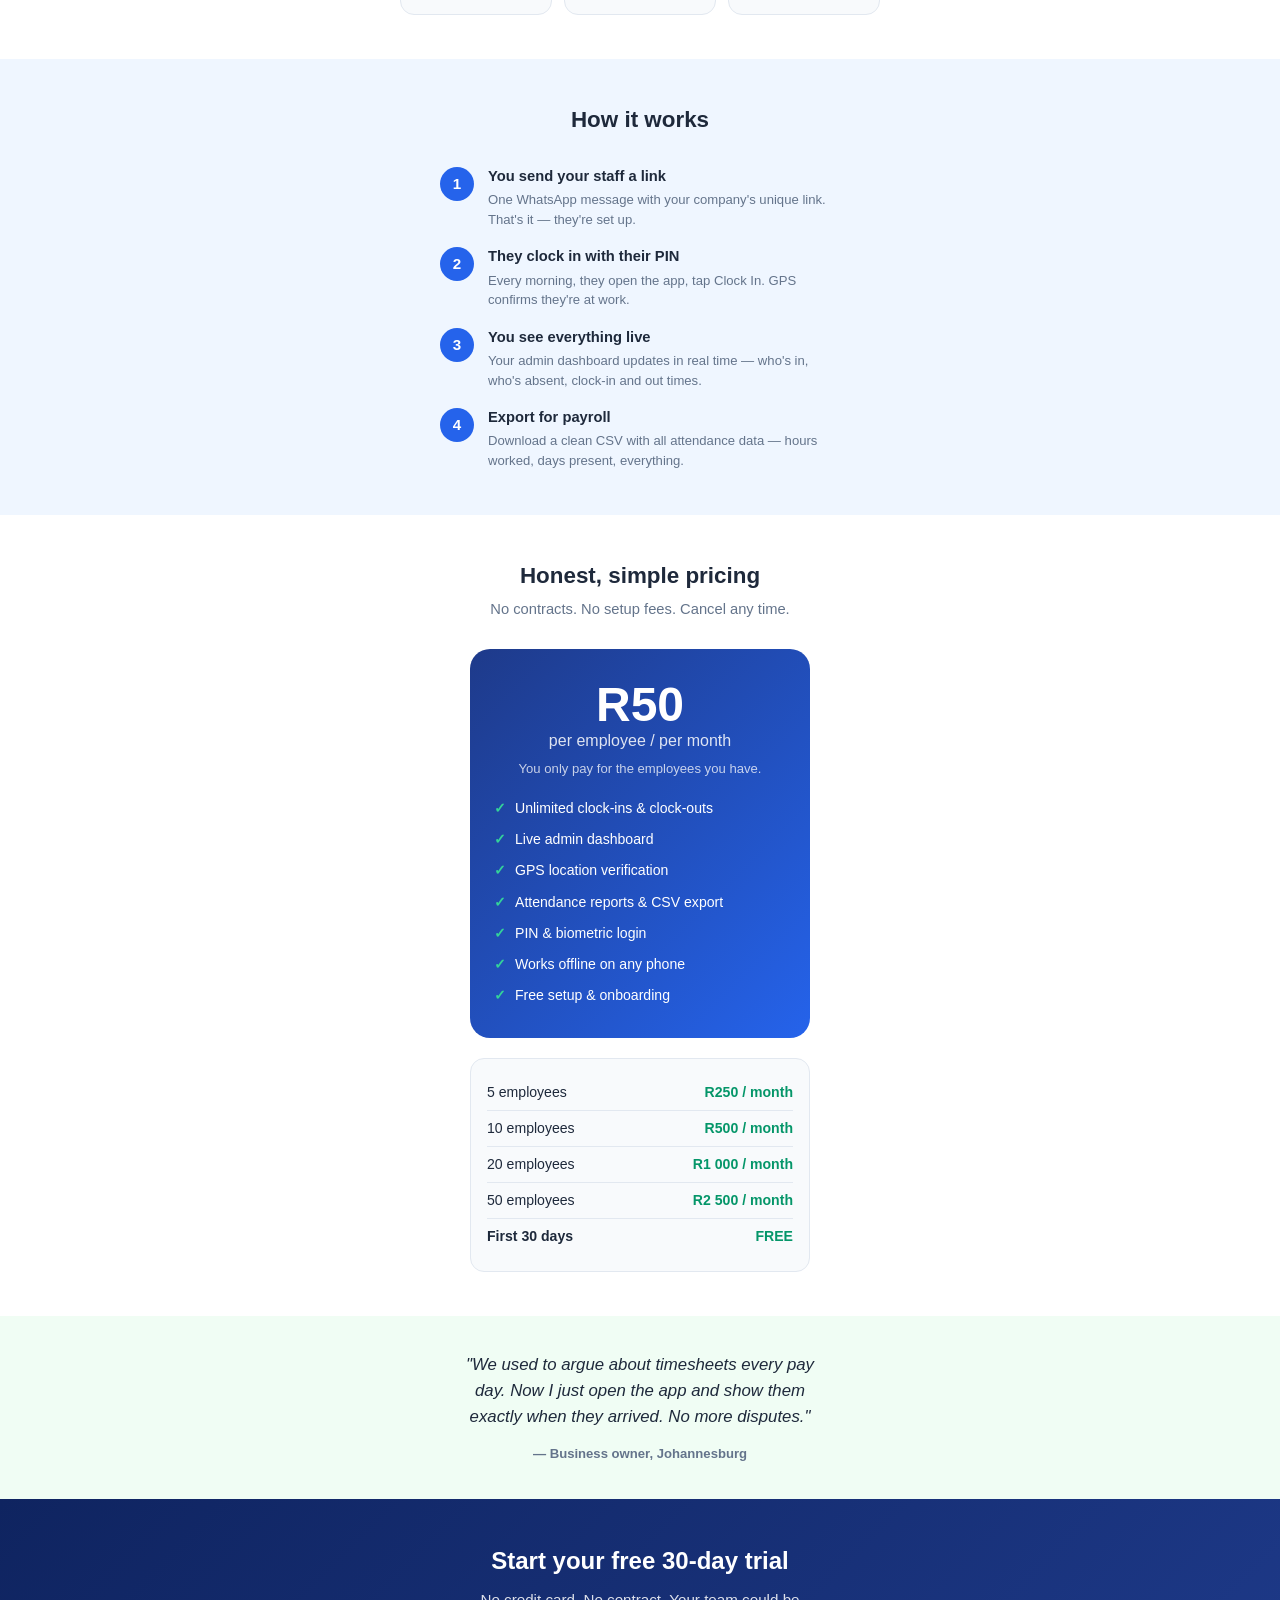
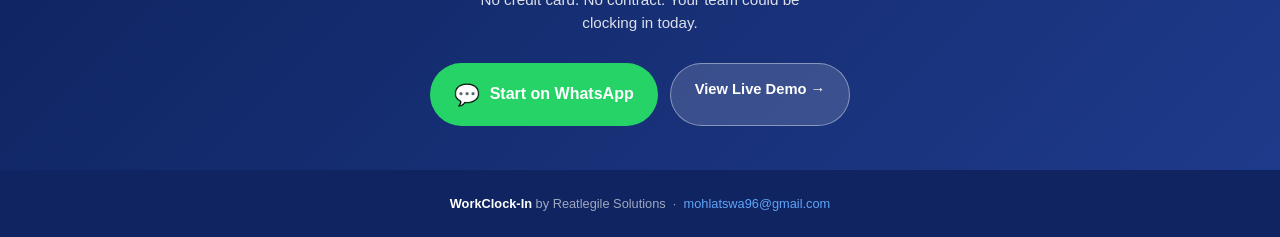
<file: promo.html>
<!DOCTYPE html>
<html lang="en">
<head>
<meta charset="UTF-8">
<meta name="viewport" content="width=device-width,initial-scale=1">
<meta name="description" content="WorkClock-In — Affordable staff attendance tracking for South African businesses. R50 per employee per month. No contracts.">
<title>WorkClock-In — Staff Attendance Made Simple</title>
<style>
*,*::before,*::after{box-sizing:border-box;margin:0;padding:0}
:root{
  --blue:#1E3A8A;--blue-m:#2563EB;--blue-l:#EFF6FF;
  --green:#059669;--green-l:#F0FDF4;
  --text:#1E293B;--muted:#64748B;--border:#E2E8F0;--bg:#F8FAFC;
  --r:14px;
}
body{font-family:-apple-system,BlinkMacSystemFont,'Segoe UI',Roboto,sans-serif;background:#fff;color:var(--text);line-height:1.5}
a{color:inherit;text-decoration:none}
img{max-width:100%}

/* ── HERO ── */
.hero{background:linear-gradient(150deg,#0F2460 0%,#1E3A8A 50%,#2563EB 100%);color:#fff;padding:52px 24px 64px;text-align:center}
.hero-logo{display:inline-flex;align-items:center;gap:10px;background:rgba(255,255,255,.12);border:1px solid rgba(255,255,255,.25);border-radius:50px;padding:7px 18px;font-size:.85rem;font-weight:700;letter-spacing:.5px;margin-bottom:28px}
.hero h1{font-size:2.1rem;font-weight:900;line-height:1.15;margin-bottom:14px;letter-spacing:-.5px}
.hero h1 span{color:#60A5FA}
.hero p{font-size:1.05rem;opacity:.85;max-width:340px;margin:0 auto 28px}
.hero-btns{display:flex;flex-direction:column;gap:12px;max-width:300px;margin:0 auto}
.btn-hero{display:block;padding:15px 24px;border-radius:50px;font-size:1rem;font-weight:700;cursor:pointer;border:none;transition:transform .15s,opacity .15s;text-align:center}
.btn-hero:active{transform:scale(.97);opacity:.88}
.btn-primary-hero{background:#fff;color:var(--blue)}
.btn-secondary-hero{background:rgba(255,255,255,.15);color:#fff;border:1.5px solid rgba(255,255,255,.4)}
.badge-free{display:inline-block;background:#10B981;color:#fff;font-size:.72rem;font-weight:700;padding:2px 8px;border-radius:50px;margin-left:8px;vertical-align:middle}

/* ── SOCIAL PROOF ── */
.social-proof{background:#fff;padding:18px 24px;border-bottom:1px solid var(--border);text-align:center}
.social-proof p{font-size:.82rem;color:var(--muted);font-weight:600;letter-spacing:.3px}
.social-proof span{color:var(--blue-m);font-weight:700}

/* ── PAIN SECTION ── */
.pain{background:var(--bg);padding:40px 24px;text-align:center}
.pain h2{font-size:1.4rem;font-weight:800;margin-bottom:8px}
.pain p{color:var(--muted);font-size:.95rem;max-width:360px;margin:0 auto 24px}
.pain-list{max-width:380px;margin:0 auto;text-align:left;display:flex;flex-direction:column;gap:10px}
.pain-item{display:flex;align-items:flex-start;gap:12px;background:#fff;border:1px solid var(--border);border-radius:12px;padding:12px 14px;font-size:.9rem}
.pain-icon{font-size:1.3rem;flex-shrink:0;line-height:1.2}

/* ── FEATURES ── */
.features{padding:44px 24px;background:#fff}
.features h2{font-size:1.4rem;font-weight:800;text-align:center;margin-bottom:6px}
.features .sub{text-align:center;color:var(--muted);font-size:.92rem;margin-bottom:28px}
.feat-grid{display:grid;grid-template-columns:1fr 1fr;gap:12px;max-width:480px;margin:0 auto}
.feat-card{background:var(--bg);border:1px solid var(--border);border-radius:var(--r);padding:16px 14px}
.feat-icon{font-size:1.8rem;margin-bottom:8px;display:block}
.feat-title{font-size:.88rem;font-weight:700;margin-bottom:4px}
.feat-desc{font-size:.78rem;color:var(--muted);line-height:1.45}

/* ── HOW IT WORKS ── */
.how{background:var(--blue-l);padding:44px 24px}
.how h2{font-size:1.4rem;font-weight:800;text-align:center;margin-bottom:28px}
.steps{display:flex;flex-direction:column;gap:16px;max-width:400px;margin:0 auto}
.step{display:flex;gap:14px;align-items:flex-start}
.step-num{width:34px;height:34px;border-radius:50%;background:var(--blue-m);color:#fff;font-weight:800;font-size:.95rem;display:flex;align-items:center;justify-content:center;flex-shrink:0;margin-top:2px}
.step-body{}
.step-title{font-weight:700;font-size:.92rem;margin-bottom:3px}
.step-desc{font-size:.82rem;color:var(--muted)}

/* ── PRICING ── */
.pricing{padding:44px 24px;background:#fff;text-align:center}
.pricing h2{font-size:1.4rem;font-weight:800;margin-bottom:6px}
.pricing .sub{color:var(--muted);font-size:.92rem;margin-bottom:28px}
.price-card{background:linear-gradient(135deg,var(--blue),var(--blue-m));color:#fff;border-radius:20px;padding:32px 24px;max-width:340px;margin:0 auto 20px}
.price-amount{font-size:3rem;font-weight:900;line-height:1}
.price-unit{font-size:1rem;opacity:.85;margin-bottom:6px}
.price-note{font-size:.82rem;opacity:.75;margin-bottom:20px}
.price-list{text-align:left;display:flex;flex-direction:column;gap:10px}
.price-list li{display:flex;align-items:center;gap:9px;font-size:.88rem}
.price-list li::before{content:'✓';font-weight:800;color:#34D399;flex-shrink:0}
.price-examples{background:var(--bg);border:1px solid var(--border);border-radius:var(--r);padding:16px;max-width:340px;margin:0 auto}
.price-row{display:flex;justify-content:space-between;align-items:center;padding:7px 0;border-bottom:1px solid var(--border);font-size:.88rem}
.price-row:last-child{border-bottom:none;font-weight:700}
.price-row .amt{font-weight:700;color:var(--green)}

/* ── TESTIMONIAL ── */
.testimonial{background:var(--green-l);padding:36px 24px;text-align:center}
.quote{font-size:1.05rem;font-style:italic;color:var(--text);max-width:360px;margin:0 auto 14px;line-height:1.55}
.quote-author{font-size:.82rem;font-weight:700;color:var(--muted)}

/* ── FREE TRIAL ── */
.trial{background:linear-gradient(135deg,#0F2460,#1E3A8A);color:#fff;padding:44px 24px;text-align:center}
.trial h2{font-size:1.5rem;font-weight:900;margin-bottom:10px}
.trial p{opacity:.85;font-size:.95rem;max-width:340px;margin:0 auto 28px}
.trial-btns{display:flex;flex-direction:column;gap:12px;max-width:300px;margin:0 auto}
.btn-wa{display:flex;align-items:center;justify-content:center;gap:10px;background:#25D366;color:#fff;padding:16px 24px;border-radius:50px;font-size:1rem;font-weight:700;border:none;cursor:pointer;transition:opacity .15s}
.btn-wa:active{opacity:.85}
.btn-wa-icon{font-size:1.3rem}
.btn-demo{background:rgba(255,255,255,.15);color:#fff;border:1.5px solid rgba(255,255,255,.4);padding:14px 24px;border-radius:50px;font-size:.92rem;font-weight:700;display:block;text-align:center;transition:opacity .15s}
.btn-demo:active{opacity:.85}

/* ── FOOTER ── */
footer{background:#0F2460;color:rgba(255,255,255,.6);padding:24px;text-align:center;font-size:.8rem}
footer strong{color:#fff}
footer a{color:#60A5FA}

/* ── DESKTOP ── */
@media(min-width:600px){
  .hero h1{font-size:2.6rem}
  .feat-grid{grid-template-columns:1fr 1fr 1fr}
  .hero-btns,.trial-btns{flex-direction:row;max-width:440px;justify-content:center}
  .btn-hero{min-width:180px}
}
</style>
</head>
<body>

<!-- HERO -->
<section class="hero">
  <div class="hero-logo">⏱ WorkClock-In</div>
  <h1>Stop guessing when your<br><span>staff actually arrive.</span></h1>
  <p>Affordable, simple clock-in &amp; attendance tracking for any business.</p>
  <div class="hero-btns">
    <a href="https://mohlatswa.github.io/WorkerClockIn" class="btn-hero btn-primary-hero">
      Try Free for 30 Days <span class="badge-free">FREE</span>
    </a>
    <a href="https://wa.me/27727879085?text=Hi%2C%20I%27d%20like%20to%20know%20more%20about%20WorkClock-In" class="btn-hero btn-secondary-hero">
      💬 WhatsApp Us
    </a>
  </div>
</section>

<!-- SOCIAL PROOF -->
<div class="social-proof">
  <p>Trusted by businesses across South Africa &nbsp;·&nbsp; <span>R50 per employee/month</span> &nbsp;·&nbsp; No setup fees</p>
</div>

<!-- PAIN -->
<section class="pain">
  <h2>Sound familiar?</h2>
  <p>These problems cost South African businesses thousands every month.</p>
  <div class="pain-list">
    <div class="pain-item"><span class="pain-icon">📋</span><span>Paper timesheets that get lost, altered, or "forgotten"</span></div>
    <div class="pain-item"><span class="pain-icon">🕐</span><span>Paying for hours worked that nobody can verify</span></div>
    <div class="pain-item"><span class="pain-icon">🤷</span><span>No way to prove when someone arrived — or if they showed up at all</span></div>
    <div class="pain-item"><span class="pain-icon">📍</span><span>Staff clocking in from home instead of the workplace</span></div>
    <div class="pain-item"><span class="pain-icon">😤</span><span>Disputes at month end with no records to back you up</span></div>
  </div>
</section>

<!-- FEATURES -->
<section class="features">
  <h2>Everything you need</h2>
  <p class="sub">Simple enough for any employee. Powerful enough for any manager.</p>
  <div class="feat-grid">
    <div class="feat-card">
      <span class="feat-icon">📍</span>
      <div class="feat-title">GPS Location Lock</div>
      <div class="feat-desc">Workers can only clock in when they're physically at the workplace.</div>
    </div>
    <div class="feat-card">
      <span class="feat-icon">🔐</span>
      <div class="feat-title">PIN & Biometric</div>
      <div class="feat-desc">Secure PIN or fingerprint login — no buddy-punching allowed.</div>
    </div>
    <div class="feat-card">
      <span class="feat-icon">📊</span>
      <div class="feat-title">Live Dashboard</div>
      <div class="feat-desc">See who's in, who's absent, and who's still clocked in — right now.</div>
    </div>
    <div class="feat-card">
      <span class="feat-icon">📋</span>
      <div class="feat-title">Attendance Reports</div>
      <div class="feat-desc">Filter by date, export to CSV. Perfect for payroll every month.</div>
    </div>
    <div class="feat-card">
      <span class="feat-icon">📱</span>
      <div class="feat-title">Works on Any Phone</div>
      <div class="feat-desc">No app store needed. Workers open it in their phone browser and install in one tap.</div>
    </div>
    <div class="feat-card">
      <span class="feat-icon">📶</span>
      <div class="feat-title">Works Offline</div>
      <div class="feat-desc">Clock-ins save even without data. They sync automatically when back online.</div>
    </div>
  </div>
</section>

<!-- HOW IT WORKS -->
<section class="how">
  <h2>How it works</h2>
  <div class="steps">
    <div class="step">
      <div class="step-num">1</div>
      <div class="step-body">
        <div class="step-title">You send your staff a link</div>
        <div class="step-desc">One WhatsApp message with your company's unique link. That's it — they're set up.</div>
      </div>
    </div>
    <div class="step">
      <div class="step-num">2</div>
      <div class="step-body">
        <div class="step-title">They clock in with their PIN</div>
        <div class="step-desc">Every morning, they open the app, tap Clock In. GPS confirms they're at work.</div>
      </div>
    </div>
    <div class="step">
      <div class="step-num">3</div>
      <div class="step-body">
        <div class="step-title">You see everything live</div>
        <div class="step-desc">Your admin dashboard updates in real time — who's in, who's absent, clock-in and out times.</div>
      </div>
    </div>
    <div class="step">
      <div class="step-num">4</div>
      <div class="step-body">
        <div class="step-title">Export for payroll</div>
        <div class="step-desc">Download a clean CSV with all attendance data — hours worked, days present, everything.</div>
      </div>
    </div>
  </div>
</section>

<!-- PRICING -->
<section class="pricing">
  <h2>Honest, simple pricing</h2>
  <p class="sub">No contracts. No setup fees. Cancel any time.</p>
  <div class="price-card">
    <div class="price-amount">R50</div>
    <div class="price-unit">per employee / per month</div>
    <div class="price-note">You only pay for the employees you have.</div>
    <ul class="price-list">
      <li>Unlimited clock-ins &amp; clock-outs</li>
      <li>Live admin dashboard</li>
      <li>GPS location verification</li>
      <li>Attendance reports &amp; CSV export</li>
      <li>PIN &amp; biometric login</li>
      <li>Works offline on any phone</li>
      <li>Free setup &amp; onboarding</li>
    </ul>
  </div>
  <div class="price-examples">
    <div class="price-row"><span>5 employees</span><span class="amt">R250 / month</span></div>
    <div class="price-row"><span>10 employees</span><span class="amt">R500 / month</span></div>
    <div class="price-row"><span>20 employees</span><span class="amt">R1 000 / month</span></div>
    <div class="price-row"><span>50 employees</span><span class="amt">R2 500 / month</span></div>
    <div class="price-row"><span>First 30 days</span><span class="amt" style="color:#059669">FREE</span></div>
  </div>
</section>

<!-- TESTIMONIAL placeholder -->
<section class="testimonial">
  <div class="quote">"We used to argue about timesheets every pay day. Now I just open the app and show them exactly when they arrived. No more disputes."</div>
  <div class="quote-author">— Business owner, Johannesburg</div>
</section>

<!-- CTA -->
<section class="trial">
  <h2>Start your free 30-day trial</h2>
  <p>No credit card. No contract. Your team could be clocking in today.</p>
  <div class="trial-btns">
    <a href="https://wa.me/27727879085?text=Hi%2C%20I%27d%20like%20to%20start%20a%20free%20trial%20of%20WorkClock-In%20for%20my%20business" class="btn-wa">
      <span class="btn-wa-icon">💬</span> Start on WhatsApp
    </a>
    <a href="https://mohlatswa.github.io/WorkerClockIn" class="btn-demo">View Live Demo →</a>
  </div>
</section>

<footer>
  <strong>WorkClock-In</strong> by Reatlegile Solutions &nbsp;·&nbsp;
  <a href="mailto:mohlatswa96@gmail.com">mohlatswa96@gmail.com</a>
</footer>

</body>
</html>
</file>
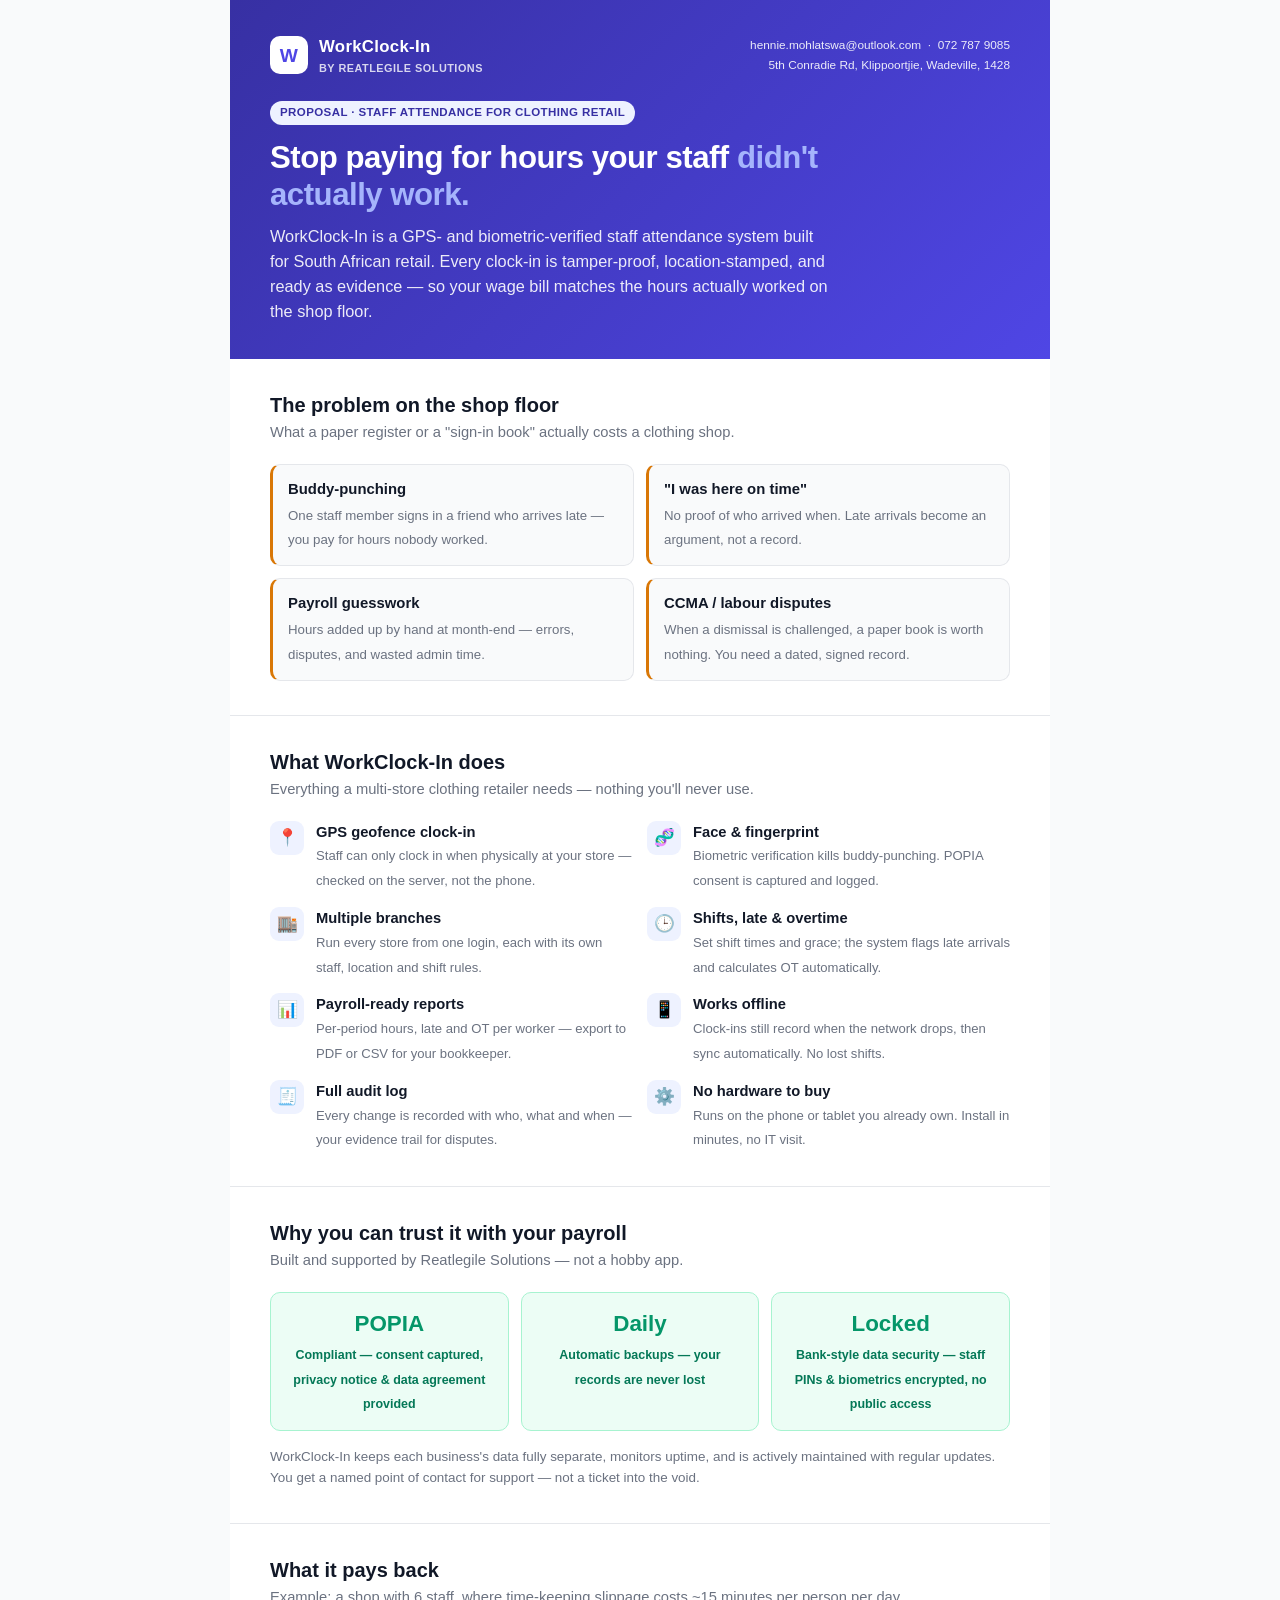
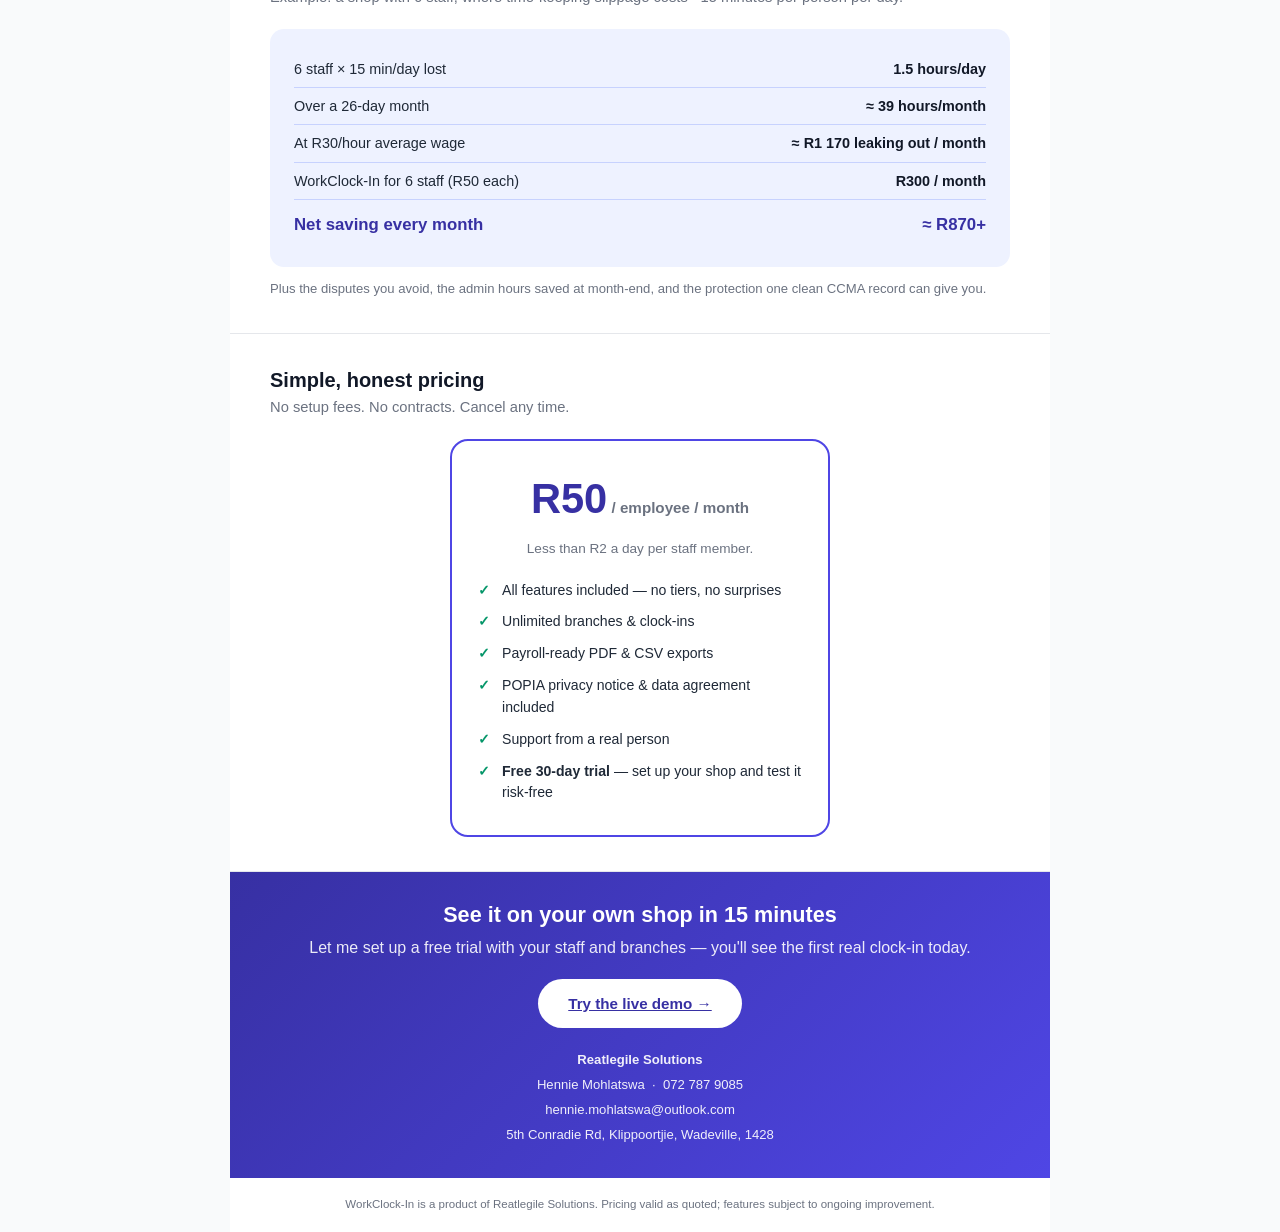
<file: Reatlegile-WorkClock-Proposal.html>
<!DOCTYPE html>
<html lang="en">
<head>
<meta charset="UTF-8">
<meta name="viewport" content="width=device-width,initial-scale=1">
<title>WorkClock-In for Clothing Retail — Reatlegile Solutions</title>
<style>
*,*::before,*::after{box-sizing:border-box;margin:0;padding:0}
:root{
  --indigo:#4F46E5;--indigo-d:#3730A3;--indigo-l:#EEF2FF;
  --green:#059669;--green-l:#ECFDF5;--amber:#D97706;
  --ink:#111827;--text:#1F2937;--muted:#6B7280;--border:#E5E7EB;--bg:#F9FAFB;
  --r:14px;
}
body{font-family:'Inter',-apple-system,BlinkMacSystemFont,'Segoe UI',Roboto,sans-serif;color:var(--text);line-height:1.55;background:var(--bg)}
.sheet{max-width:820px;margin:0 auto;background:#fff}
h1,h2,h3{color:var(--ink);line-height:1.2}
a{color:var(--indigo)}
.muted{color:var(--muted)}
.pill{display:inline-block;background:var(--indigo-l);color:var(--indigo-d);font-size:.72rem;font-weight:700;padding:3px 10px;border-radius:50px;letter-spacing:.4px}

/* HEADER */
.head{background:linear-gradient(135deg,var(--indigo-d),var(--indigo));color:#fff;padding:34px 40px}
.brandrow{display:flex;justify-content:space-between;align-items:center;flex-wrap:wrap;gap:12px;margin-bottom:22px}
.brand{display:flex;align-items:center;gap:11px;font-weight:800;font-size:1.05rem;letter-spacing:.3px}
.brand .logo{width:38px;height:38px;border-radius:10px;background:#fff;color:var(--indigo);display:flex;align-items:center;justify-content:center;font-weight:900;font-size:1.2rem}
.brand small{display:block;font-size:.68rem;font-weight:600;opacity:.8;letter-spacing:.5px}
.contact-mini{font-size:.74rem;opacity:.9;text-align:right;line-height:1.7}
.head h1{color:#fff;font-size:1.95rem;font-weight:900;letter-spacing:-.5px;max-width:560px}
.head h1 span{color:#A5B4FC}
.head .lead{opacity:.9;margin-top:10px;max-width:560px;font-size:1.02rem}

/* SECTIONS */
.sec{padding:34px 40px;border-bottom:1px solid var(--border)}
.sec h2{font-size:1.25rem;font-weight:800;margin-bottom:4px}
.sec .sub{color:var(--muted);font-size:.92rem;margin-bottom:20px}

/* PAIN */
.pain-grid{display:grid;grid-template-columns:1fr 1fr;gap:12px}
.pain{background:var(--bg);border:1px solid var(--border);border-left:3px solid var(--amber);border-radius:10px;padding:13px 15px}
.pain b{display:block;color:var(--ink);font-size:.93rem;margin-bottom:2px}
.pain span{font-size:.83rem;color:var(--muted)}

/* FEATURES */
.feat-grid{display:grid;grid-template-columns:1fr 1fr;gap:14px}
.feat{display:flex;gap:12px;align-items:flex-start}
.feat .ic{width:34px;height:34px;border-radius:9px;background:var(--indigo-l);color:var(--indigo);display:flex;align-items:center;justify-content:center;font-size:1.05rem;flex-shrink:0}
.feat b{display:block;font-size:.92rem;color:var(--ink)}
.feat span{font-size:.82rem;color:var(--muted)}

/* TRUST */
.trust-grid{display:grid;grid-template-columns:1fr 1fr 1fr;gap:12px}
.trust{background:var(--green-l);border:1px solid #A7F3D0;border-radius:10px;padding:14px;text-align:center}
.trust .big{font-size:1.4rem;font-weight:900;color:var(--green)}
.trust span{font-size:.78rem;color:#047857;font-weight:600}

/* ROI */
.roi{background:var(--indigo-l);border-radius:var(--r);padding:22px 24px}
.roi table{width:100%;border-collapse:collapse;font-size:.9rem}
.roi td{padding:7px 0}
.roi tr:not(:last-child) td{border-bottom:1px solid #C7D2FE}
.roi .r{text-align:right;font-weight:700;color:var(--ink)}
.roi .total td{font-weight:900;color:var(--indigo-d);font-size:1.05rem;padding-top:12px}

/* PRICING */
.price-card{border:2px solid var(--indigo);border-radius:18px;padding:26px;text-align:center;max-width:380px;margin:0 auto}
.price-card .amt{font-size:2.6rem;font-weight:900;color:var(--indigo-d)}
.price-card .amt small{font-size:.95rem;font-weight:600;color:var(--muted)}
.price-card ul{list-style:none;margin:16px 0 0;text-align:left;font-size:.88rem}
.price-card li{padding:5px 0 5px 24px;position:relative}
.price-card li::before{content:'✓';position:absolute;left:0;color:var(--green);font-weight:900}

/* CTA */
.cta{background:linear-gradient(135deg,var(--indigo-d),var(--indigo));color:#fff;padding:30px 40px;text-align:center}
.cta h2{color:#fff;font-size:1.35rem}
.cta p{opacity:.9;margin:8px 0 18px}
.btn{display:inline-block;background:#fff;color:var(--indigo-d);font-weight:800;padding:13px 30px;border-radius:50px;font-size:.95rem}
.cta .contact{margin-top:20px;font-size:.82rem;opacity:.92;line-height:1.9}

/* FOOTER */
.foot{padding:18px 40px;font-size:.72rem;color:var(--muted);text-align:center}

@media(max-width:640px){
  .head,.sec,.cta{padding-left:22px;padding-right:22px}
  .pain-grid,.feat-grid,.trust-grid{grid-template-columns:1fr}
  .head h1{font-size:1.55rem}
}
@media print{
  body{background:#fff}
  .sheet{max-width:none}
  .sec{break-inside:avoid}
  .no-print{display:none}
  @page{margin:12mm}
}
</style>
</head>
<body>
<div class="sheet">

  <!-- HEADER -->
  <header class="head">
    <div class="brandrow">
      <div class="brand">
        <span class="logo">W</span>
        <span>WorkClock-In<small>BY REATLEGILE SOLUTIONS</small></span>
      </div>
      <div class="contact-mini">
        hennie.mohlatswa@outlook.com &nbsp;·&nbsp; 072 787 9085<br>
        5th Conradie Rd, Klippoortjie, Wadeville, 1428
      </div>
    </div>
    <span class="pill">PROPOSAL · STAFF ATTENDANCE FOR CLOTHING RETAIL</span>
    <h1 style="margin-top:14px">Stop paying for hours your staff <span>didn't actually work.</span></h1>
    <p class="lead">WorkClock-In is a GPS- and biometric-verified staff attendance system built for South African
      retail. Every clock-in is tamper-proof, location-stamped, and ready as evidence — so your wage bill
      matches the hours actually worked on the shop floor.</p>
  </header>

  <!-- PAIN -->
  <section class="sec">
    <h2>The problem on the shop floor</h2>
    <p class="sub">What a paper register or a "sign-in book" actually costs a clothing shop.</p>
    <div class="pain-grid">
      <div class="pain"><b>Buddy-punching</b><span>One staff member signs in a friend who arrives late — you pay for hours nobody worked.</span></div>
      <div class="pain"><b>"I was here on time"</b><span>No proof of who arrived when. Late arrivals become an argument, not a record.</span></div>
      <div class="pain"><b>Payroll guesswork</b><span>Hours added up by hand at month-end — errors, disputes, and wasted admin time.</span></div>
      <div class="pain"><b>CCMA / labour disputes</b><span>When a dismissal is challenged, a paper book is worth nothing. You need a dated, signed record.</span></div>
    </div>
  </section>

  <!-- FEATURES -->
  <section class="sec">
    <h2>What WorkClock-In does</h2>
    <p class="sub">Everything a multi-store clothing retailer needs — nothing you'll never use.</p>
    <div class="feat-grid">
      <div class="feat"><span class="ic">📍</span><div><b>GPS geofence clock-in</b><span>Staff can only clock in when physically at your store — checked on the server, not the phone.</span></div></div>
      <div class="feat"><span class="ic">🧬</span><div><b>Face & fingerprint</b><span>Biometric verification kills buddy-punching. POPIA consent is captured and logged.</span></div></div>
      <div class="feat"><span class="ic">🏬</span><div><b>Multiple branches</b><span>Run every store from one login, each with its own staff, location and shift rules.</span></div></div>
      <div class="feat"><span class="ic">🕒</span><div><b>Shifts, late & overtime</b><span>Set shift times and grace; the system flags late arrivals and calculates OT automatically.</span></div></div>
      <div class="feat"><span class="ic">📊</span><div><b>Payroll-ready reports</b><span>Per-period hours, late and OT per worker — export to PDF or CSV for your bookkeeper.</span></div></div>
      <div class="feat"><span class="ic">📱</span><div><b>Works offline</b><span>Clock-ins still record when the network drops, then sync automatically. No lost shifts.</span></div></div>
      <div class="feat"><span class="ic">🧾</span><div><b>Full audit log</b><span>Every change is recorded with who, what and when — your evidence trail for disputes.</span></div></div>
      <div class="feat"><span class="ic">⚙️</span><div><b>No hardware to buy</b><span>Runs on the phone or tablet you already own. Install in minutes, no IT visit.</span></div></div>
    </div>
  </section>

  <!-- TRUST -->
  <section class="sec">
    <h2>Why you can trust it with your payroll</h2>
    <p class="sub">Built and supported by Reatlegile Solutions — not a hobby app.</p>
    <div class="trust-grid">
      <div class="trust"><div class="big">POPIA</div><span>Compliant — consent captured, privacy notice &amp; data agreement provided</span></div>
      <div class="trust"><div class="big">Daily</div><span>Automatic backups — your records are never lost</span></div>
      <div class="trust"><div class="big">Locked</div><span>Bank-style data security — staff PINs &amp; biometrics encrypted, no public access</span></div>
    </div>
    <p class="muted" style="font-size:.84rem;margin-top:16px">
      WorkClock-In keeps each business's data fully separate, monitors uptime, and is actively maintained with
      regular updates. You get a named point of contact for support — not a ticket into the void.
    </p>
  </section>

  <!-- ROI -->
  <section class="sec">
    <h2>What it pays back</h2>
    <p class="sub">Example: a shop with 6 staff, where time-keeping slippage costs ~15 minutes per person per day.</p>
    <div class="roi">
      <table>
        <tr><td>6 staff × 15 min/day lost</td><td class="r">1.5 hours/day</td></tr>
        <tr><td>Over a 26-day month</td><td class="r">≈ 39 hours/month</td></tr>
        <tr><td>At R30/hour average wage</td><td class="r">≈ R1 170 leaking out / month</td></tr>
        <tr><td>WorkClock-In for 6 staff (R50 each)</td><td class="r">R300 / month</td></tr>
        <tr class="total"><td>Net saving every month</td><td class="r">≈ R870+</td></tr>
      </table>
    </div>
    <p class="muted" style="font-size:.82rem;margin-top:12px">Plus the disputes you avoid, the admin hours saved at month-end, and the protection one clean CCMA record can give you.</p>
  </section>

  <!-- PRICING -->
  <section class="sec">
    <h2>Simple, honest pricing</h2>
    <p class="sub">No setup fees. No contracts. Cancel any time.</p>
    <div class="price-card">
      <div class="amt">R50<small> / employee / month</small></div>
      <p class="muted" style="font-size:.85rem;margin-top:6px">Less than R2 a day per staff member.</p>
      <ul>
        <li>All features included — no tiers, no surprises</li>
        <li>Unlimited branches &amp; clock-ins</li>
        <li>Payroll-ready PDF &amp; CSV exports</li>
        <li>POPIA privacy notice &amp; data agreement included</li>
        <li>Support from a real person</li>
        <li><b>Free 30-day trial</b> — set up your shop and test it risk-free</li>
      </ul>
    </div>
  </section>

  <!-- CTA -->
  <section class="cta">
    <h2>See it on your own shop in 15 minutes</h2>
    <p>Let me set up a free trial with your staff and branches — you'll see the first real clock-in today.</p>
    <a class="btn" href="https://mohlatswa.github.io/WorkerClockIn/">Try the live demo →</a>
    <div class="contact">
      <strong>Reatlegile Solutions</strong><br>
      Hennie Mohlatswa &nbsp;·&nbsp; 072 787 9085<br>
      hennie.mohlatswa@outlook.com<br>
      5th Conradie Rd, Klippoortjie, Wadeville, 1428
    </div>
  </section>

  <footer class="foot">
    WorkClock-In is a product of Reatlegile Solutions. Pricing valid as quoted; features subject to ongoing improvement.
  </footer>

</div>
</body>
</html>
</file>
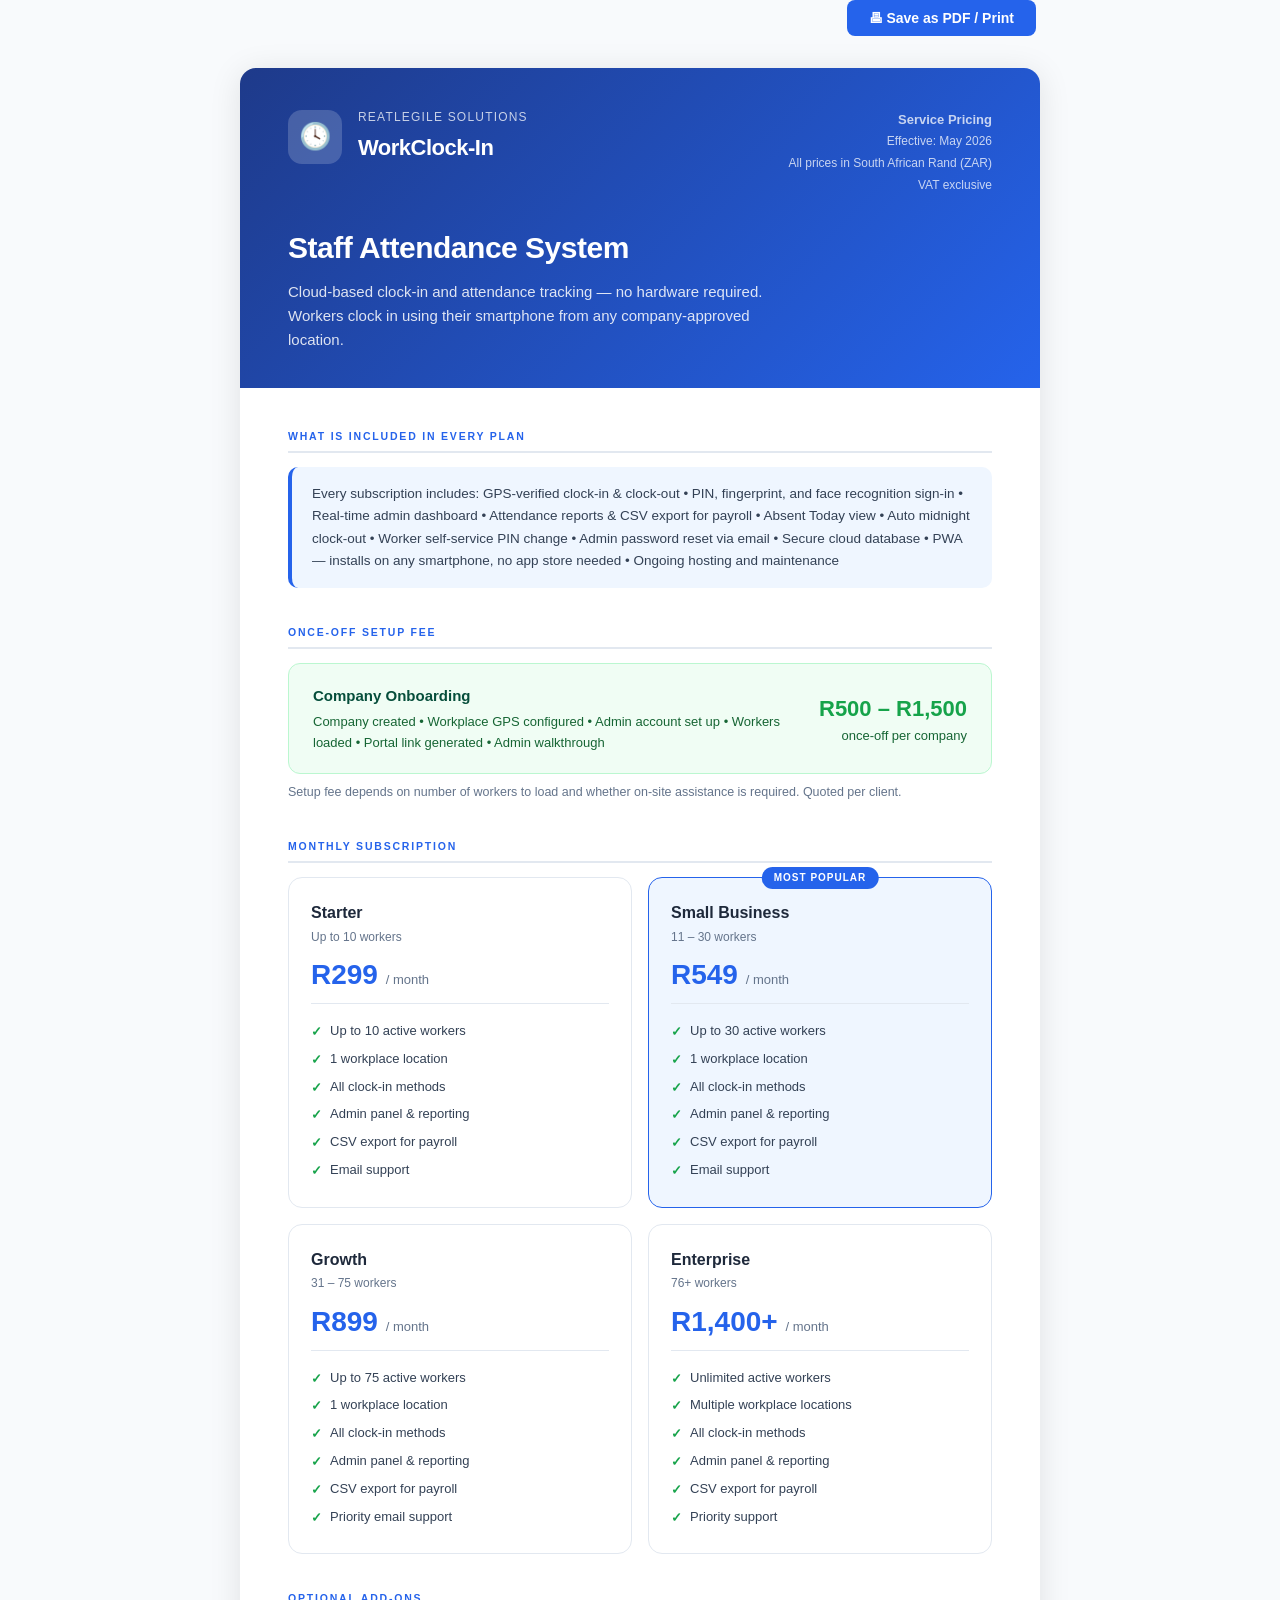
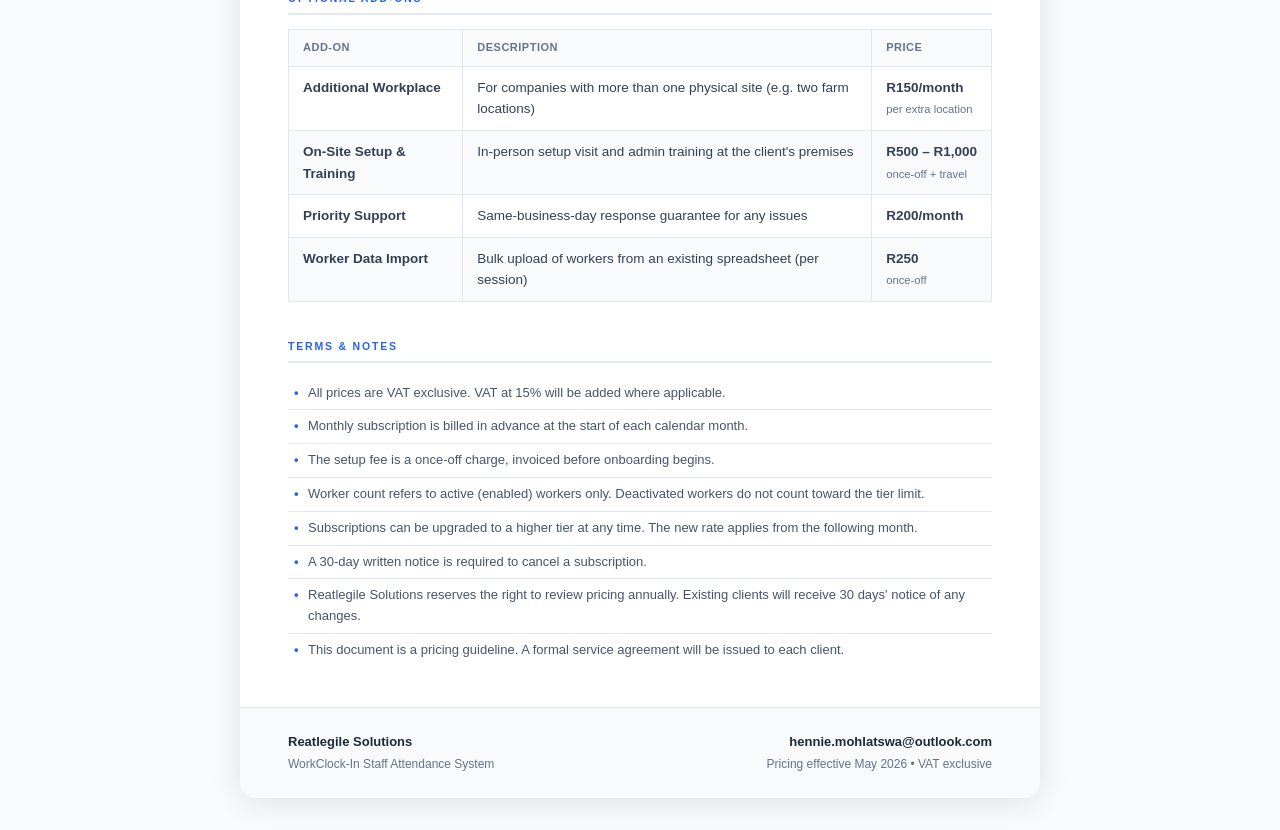
<file: WorkClock-Pricing.html>
<!DOCTYPE html>
<html lang="en">
<head>
  <meta charset="UTF-8" />
  <meta name="viewport" content="width=device-width, initial-scale=1.0" />
  <title>WorkClock-In — Service Pricing | Reatlegile Solutions</title>
  <style>
    *, *::before, *::after { box-sizing: border-box; margin: 0; padding: 0; }

    :root {
      --blue:   #2563EB;
      --dark:   #1E3A8A;
      --green:  #16A34A;
      --light-green: #F0FDF4;
      --light-blue:  #EFF6FF;
      --text:   #1E293B;
      --muted:  #64748B;
      --border: #E2E8F0;
      --bg:     #F8FAFC;
      --white:  #ffffff;
    }

    body {
      font-family: -apple-system, BlinkMacSystemFont, 'Segoe UI', Roboto, sans-serif;
      background: var(--bg);
      color: var(--text);
      line-height: 1.6;
      font-size: 14px;
    }

    /* ── Page wrapper ── */
    .page {
      max-width: 800px;
      margin: 32px auto;
      background: var(--white);
      border-radius: 16px;
      box-shadow: 0 4px 32px rgba(0,0,0,0.10);
      overflow: hidden;
    }

    /* ── Header ── */
    .header {
      background: linear-gradient(135deg, #1E3A8A 0%, #2563EB 100%);
      color: #fff;
      padding: 40px 48px 36px;
    }
    .header-top {
      display: flex;
      align-items: flex-start;
      justify-content: space-between;
      margin-bottom: 28px;
    }
    .brand { display: flex; align-items: center; gap: 16px; }
    .brand-icon {
      width: 54px; height: 54px;
      background: rgba(255,255,255,0.18);
      border-radius: 14px;
      display: flex; align-items: center; justify-content: center;
      font-size: 26px;
    }
    .brand-name { font-size: 12px; opacity: 0.75; text-transform: uppercase; letter-spacing: 1.2px; margin-bottom: 3px; }
    .brand-product { font-size: 22px; font-weight: 800; letter-spacing: -0.5px; }
    .doc-meta { text-align: right; font-size: 12px; opacity: 0.75; line-height: 1.8; }
    .doc-meta strong { opacity: 1; font-size: 13px; display: block; }
    .header h1 { font-size: 30px; font-weight: 800; letter-spacing: -0.5px; margin-bottom: 8px; }
    .header p { font-size: 15px; opacity: 0.85; max-width: 480px; }

    /* ── Body ── */
    .body { padding: 40px 48px; }

    /* ── Section labels ── */
    .section-label {
      font-size: 10.5px; font-weight: 800; text-transform: uppercase;
      letter-spacing: 1.8px; color: var(--blue);
      margin-bottom: 14px; margin-top: 36px;
      padding-bottom: 6px; border-bottom: 2px solid var(--border);
    }
    .section-label:first-child { margin-top: 0; }

    /* ── Intro callout ── */
    .intro-box {
      background: var(--light-blue);
      border-left: 4px solid var(--blue);
      border-radius: 10px;
      padding: 16px 20px;
      margin-bottom: 8px;
      font-size: 13.5px;
      color: #334155;
      line-height: 1.65;
    }

    /* ── Setup fee card ── */
    .setup-card {
      background: var(--light-green);
      border: 1px solid #BBF7D0;
      border-radius: 12px;
      padding: 20px 24px;
      display: flex;
      align-items: center;
      justify-content: space-between;
      gap: 20px;
      margin-bottom: 6px;
    }
    .setup-card h3 { font-size: 15px; font-weight: 700; color: #064E3B; margin-bottom: 4px; }
    .setup-card p { font-size: 13px; color: #166534; margin: 0; }
    .setup-price {
      font-size: 22px; font-weight: 800; color: var(--green);
      white-space: nowrap;
    }
    .setup-price span { font-size: 13px; font-weight: 500; color: #166534; display: block; text-align: right; }

    /* ── Tier cards ── */
    .tiers { display: grid; grid-template-columns: repeat(2, 1fr); gap: 16px; margin-bottom: 6px; }
    .tier-card {
      border: 1.5px solid var(--border);
      border-radius: 14px;
      padding: 22px;
      position: relative;
      background: var(--white);
      transition: box-shadow 0.15s;
    }
    .tier-card.featured {
      border-color: var(--blue);
      background: var(--light-blue);
    }
    .tier-badge {
      position: absolute; top: -11px; left: 50%; transform: translateX(-50%);
      background: var(--blue); color: #fff;
      font-size: 10px; font-weight: 700; text-transform: uppercase; letter-spacing: 1px;
      padding: 3px 12px; border-radius: 20px; white-space: nowrap;
    }
    .tier-name { font-size: 16px; font-weight: 700; color: var(--text); margin-bottom: 2px; }
    .tier-workers { font-size: 12px; color: var(--muted); margin-bottom: 14px; }
    .tier-price { font-size: 28px; font-weight: 800; color: var(--blue); line-height: 1; }
    .tier-price span { font-size: 13px; font-weight: 500; color: var(--muted); }
    .tier-divider { border: none; border-top: 1px solid var(--border); margin: 14px 0; }
    .tier-features { list-style: none; padding: 0; }
    .tier-features li {
      font-size: 13px; color: #334155;
      padding: 3px 0; display: flex; align-items: flex-start; gap: 8px;
    }
    .tier-features li::before { content: '✓'; color: var(--green); font-weight: 700; flex-shrink: 0; margin-top: 1px; }

    /* ── Add-ons table ── */
    .addon-table { width: 100%; border-collapse: collapse; font-size: 13.5px; }
    .addon-table th {
      background: var(--bg); border: 1px solid var(--border);
      padding: 9px 14px; text-align: left; font-weight: 700;
      color: var(--muted); font-size: 11px; text-transform: uppercase; letter-spacing: 0.5px;
    }
    .addon-table td { border: 1px solid var(--border); padding: 10px 14px; color: #334155; vertical-align: top; }
    .addon-table tr:nth-child(even) td { background: var(--bg); }
    .addon-price { font-weight: 700; color: var(--blue); white-space: nowrap; }

    /* ── Notes ── */
    .notes { list-style: none; padding: 0; }
    .notes li {
      font-size: 13px; color: #475569;
      padding: 6px 0 6px 20px;
      border-bottom: 1px solid var(--border);
      position: relative;
    }
    .notes li:last-child { border-bottom: none; }
    .notes li::before { content: '•'; position: absolute; left: 6px; color: var(--blue); font-weight: 700; }

    /* ── Footer ── */
    .footer {
      background: var(--bg);
      border-top: 1px solid var(--border);
      padding: 24px 48px;
      display: flex;
      align-items: center;
      justify-content: space-between;
      font-size: 12px;
      color: var(--muted);
    }
    .footer strong { color: var(--text); font-size: 13px; display: block; margin-bottom: 2px; }
    .footer-right { text-align: right; }

    /* ── Print button ── */
    .print-bar {
      max-width: 800px;
      margin: 0 auto 24px;
      display: flex;
      justify-content: flex-end;
      gap: 12px;
      padding: 0 4px;
    }
    .btn-print {
      background: var(--blue); color: #fff;
      border: none; border-radius: 8px;
      padding: 10px 22px; font-size: 14px; font-weight: 600;
      cursor: pointer; display: flex; align-items: center; gap: 8px;
    }
    .btn-print:hover { background: var(--dark); }

    /* ── Print styles ── */
    @media print {
      body { background: #fff; font-size: 12px; }
      .page {
        max-width: 100%; margin: 0;
        box-shadow: none; border-radius: 0;
      }
      .print-bar { display: none; }
      .header { padding: 28px 36px 24px; }
      .body { padding: 28px 36px; }
      .footer { padding: 18px 36px; }
      .tier-card { break-inside: avoid; }
      @page { size: A4; margin: 0; }
    }

    @media (max-width: 600px) {
      .header { padding: 28px 24px; }
      .body { padding: 24px; }
      .header-top { flex-direction: column; gap: 14px; }
      .doc-meta { text-align: left; }
      .tiers { grid-template-columns: 1fr; }
      .setup-card { flex-direction: column; align-items: flex-start; }
      .footer { flex-direction: column; gap: 12px; }
      .footer-right { text-align: left; }
    }
  </style>
</head>
<body>

<div class="print-bar">
  <button class="btn-print" onclick="window.print()">&#128438; Save as PDF / Print</button>
</div>

<div class="page">

  <!-- ── Header ── -->
  <div class="header">
    <div class="header-top">
      <div class="brand">
        <div class="brand-icon">&#128339;</div>
        <div>
          <div class="brand-name">Reatlegile Solutions</div>
          <div class="brand-product">WorkClock-In</div>
        </div>
      </div>
      <div class="doc-meta">
        <strong>Service Pricing</strong>
        Effective: May 2026<br>
        All prices in South African Rand (ZAR)<br>
        VAT exclusive
      </div>
    </div>
    <h1>Staff Attendance System</h1>
    <p>Cloud-based clock-in and attendance tracking — no hardware required. Workers clock in using their smartphone from any company-approved location.</p>
  </div>

  <!-- ── Body ── -->
  <div class="body">

    <!-- What you get -->
    <div class="section-label">What Is Included in Every Plan</div>
    <div class="intro-box">
      Every subscription includes: GPS-verified clock-in &amp; clock-out &bull; PIN, fingerprint, and face recognition sign-in &bull; Real-time admin dashboard &bull; Attendance reports &amp; CSV export for payroll &bull; Absent Today view &bull; Auto midnight clock-out &bull; Worker self-service PIN change &bull; Admin password reset via email &bull; Secure cloud database &bull; PWA — installs on any smartphone, no app store needed &bull; Ongoing hosting and maintenance
    </div>

    <!-- Once-off Setup Fee -->
    <div class="section-label">Once-Off Setup Fee</div>
    <div class="setup-card">
      <div>
        <h3>Company Onboarding</h3>
        <p>Company created &bull; Workplace GPS configured &bull; Admin account set up &bull; Workers loaded &bull; Portal link generated &bull; Admin walkthrough</p>
      </div>
      <div class="setup-price">
        R500 – R1,500
        <span>once-off per company</span>
      </div>
    </div>
    <p style="font-size:12.5px;color:var(--muted);margin-top:8px;margin-bottom:0">
      Setup fee depends on number of workers to load and whether on-site assistance is required. Quoted per client.
    </p>

    <!-- Monthly Subscription -->
    <div class="section-label">Monthly Subscription</div>
    <div class="tiers">

      <div class="tier-card">
        <div class="tier-name">Starter</div>
        <div class="tier-workers">Up to 10 workers</div>
        <div class="tier-price">R299 <span>/ month</span></div>
        <hr class="tier-divider">
        <ul class="tier-features">
          <li>Up to 10 active workers</li>
          <li>1 workplace location</li>
          <li>All clock-in methods</li>
          <li>Admin panel &amp; reporting</li>
          <li>CSV export for payroll</li>
          <li>Email support</li>
        </ul>
      </div>

      <div class="tier-card featured">
        <div class="tier-badge">Most Popular</div>
        <div class="tier-name">Small Business</div>
        <div class="tier-workers">11 – 30 workers</div>
        <div class="tier-price">R549 <span>/ month</span></div>
        <hr class="tier-divider">
        <ul class="tier-features">
          <li>Up to 30 active workers</li>
          <li>1 workplace location</li>
          <li>All clock-in methods</li>
          <li>Admin panel &amp; reporting</li>
          <li>CSV export for payroll</li>
          <li>Email support</li>
        </ul>
      </div>

      <div class="tier-card">
        <div class="tier-name">Growth</div>
        <div class="tier-workers">31 – 75 workers</div>
        <div class="tier-price">R899 <span>/ month</span></div>
        <hr class="tier-divider">
        <ul class="tier-features">
          <li>Up to 75 active workers</li>
          <li>1 workplace location</li>
          <li>All clock-in methods</li>
          <li>Admin panel &amp; reporting</li>
          <li>CSV export for payroll</li>
          <li>Priority email support</li>
        </ul>
      </div>

      <div class="tier-card">
        <div class="tier-name">Enterprise</div>
        <div class="tier-workers">76+ workers</div>
        <div class="tier-price">R1,400+ <span>/ month</span></div>
        <hr class="tier-divider">
        <ul class="tier-features">
          <li>Unlimited active workers</li>
          <li>Multiple workplace locations</li>
          <li>All clock-in methods</li>
          <li>Admin panel &amp; reporting</li>
          <li>CSV export for payroll</li>
          <li>Priority support</li>
        </ul>
      </div>

    </div>

    <!-- Add-ons -->
    <div class="section-label">Optional Add-Ons</div>
    <table class="addon-table">
      <thead>
        <tr>
          <th>Add-On</th>
          <th>Description</th>
          <th>Price</th>
        </tr>
      </thead>
      <tbody>
        <tr>
          <td><strong>Additional Workplace</strong></td>
          <td>For companies with more than one physical site (e.g. two farm locations)</td>
          <td class="addon-price">R150/month<br><small style="font-weight:400;color:var(--muted)">per extra location</small></td>
        </tr>
        <tr>
          <td><strong>On-Site Setup &amp; Training</strong></td>
          <td>In-person setup visit and admin training at the client's premises</td>
          <td class="addon-price">R500 – R1,000<br><small style="font-weight:400;color:var(--muted)">once-off + travel</small></td>
        </tr>
        <tr>
          <td><strong>Priority Support</strong></td>
          <td>Same-business-day response guarantee for any issues</td>
          <td class="addon-price">R200/month</td>
        </tr>
        <tr>
          <td><strong>Worker Data Import</strong></td>
          <td>Bulk upload of workers from an existing spreadsheet (per session)</td>
          <td class="addon-price">R250<br><small style="font-weight:400;color:var(--muted)">once-off</small></td>
        </tr>
      </tbody>
    </table>

    <!-- Terms & Notes -->
    <div class="section-label">Terms &amp; Notes</div>
    <ul class="notes">
      <li>All prices are VAT exclusive. VAT at 15% will be added where applicable.</li>
      <li>Monthly subscription is billed in advance at the start of each calendar month.</li>
      <li>The setup fee is a once-off charge, invoiced before onboarding begins.</li>
      <li>Worker count refers to active (enabled) workers only. Deactivated workers do not count toward the tier limit.</li>
      <li>Subscriptions can be upgraded to a higher tier at any time. The new rate applies from the following month.</li>
      <li>A 30-day written notice is required to cancel a subscription.</li>
      <li>Reatlegile Solutions reserves the right to review pricing annually. Existing clients will receive 30 days' notice of any changes.</li>
      <li>This document is a pricing guideline. A formal service agreement will be issued to each client.</li>
    </ul>

  </div><!-- /body -->

  <!-- ── Footer ── -->
  <div class="footer">
    <div>
      <strong>Reatlegile Solutions</strong>
      WorkClock-In Staff Attendance System
    </div>
    <div class="footer-right">
      <strong>hennie.mohlatswa@outlook.com</strong>
      Pricing effective May 2026 &bull; VAT exclusive
    </div>
  </div>

</div><!-- /page -->

</body>
</html>
</file>
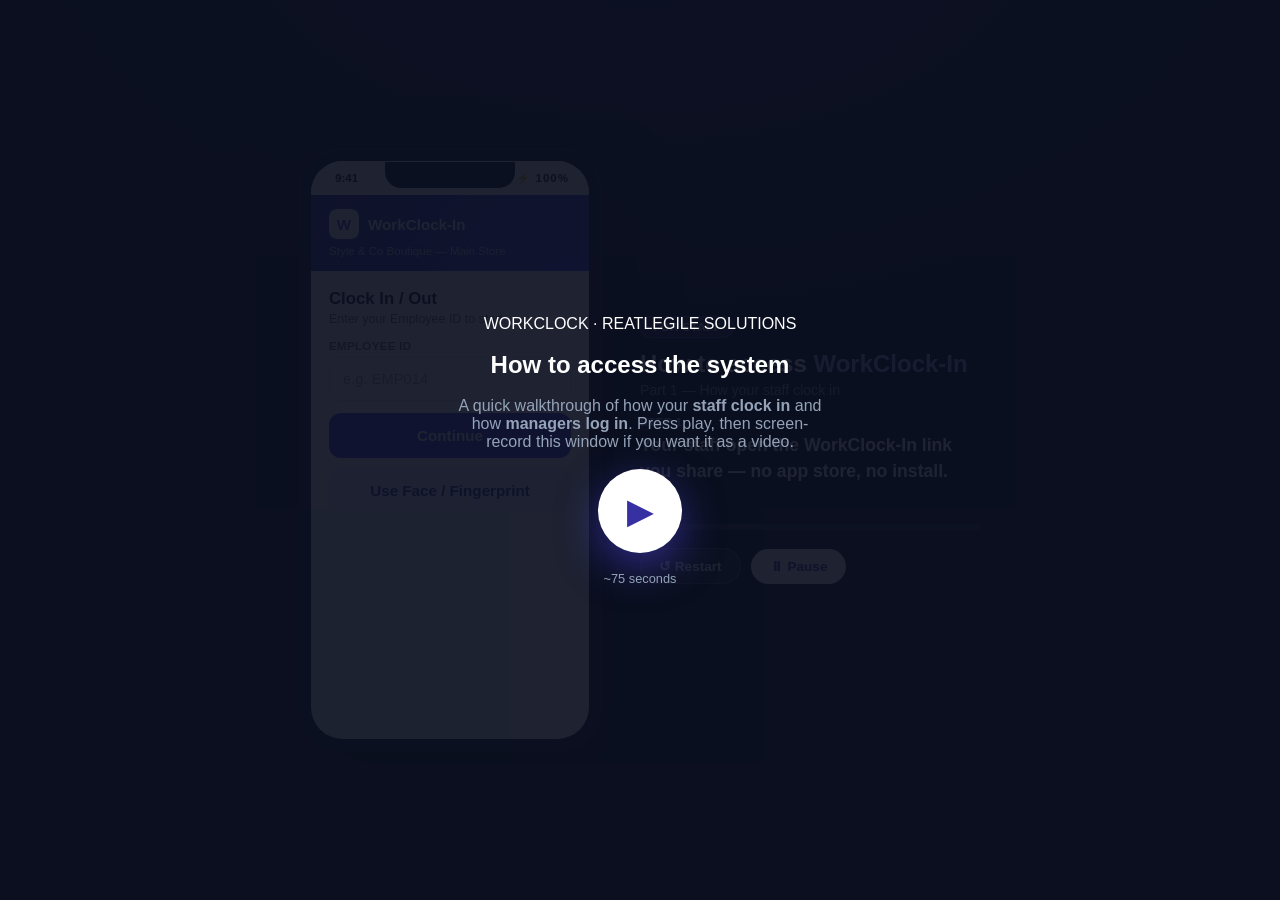
<file: WorkClock-Walkthrough.html>
<!DOCTYPE html>
<html lang="en">
<head>
<meta charset="UTF-8">
<meta name="viewport" content="width=device-width,initial-scale=1">
<title>WorkClock-In — How to Access the System</title>
<style>
*,*::before,*::after{box-sizing:border-box;margin:0;padding:0}
:root{
  --indigo:#4F46E5;--indigo-d:#3730A3;--indigo-l:#EEF2FF;
  --green:#059669;--green-l:#ECFDF5;--amber:#D97706;
  --ink:#111827;--text:#1F2937;--muted:#6B7280;--border:#E5E7EB;--bg:#0B1020;
}
html,body{height:100%}
body{font-family:'Inter',-apple-system,BlinkMacSystemFont,'Segoe UI',Roboto,sans-serif;
  background:radial-gradient(1200px 700px at 50% -10%,#1E2452 0%,var(--bg) 60%);color:#fff;
  min-height:100%;display:flex;align-items:center;justify-content:center;padding:18px}
.wrap{display:flex;align-items:center;gap:40px;max-width:920px}
.side{display:flex;flex-direction:column;gap:18px;max-width:340px}

/* Title */
.topbar{text-align:left}
.topbar .pill{display:inline-block;background:rgba(99,102,241,.2);border:1px solid rgba(129,140,248,.4);
  color:#C7D2FE;font-size:.72rem;font-weight:700;letter-spacing:.5px;padding:4px 12px;border-radius:50px}
.topbar h1{font-size:1.5rem;font-weight:800;margin-top:12px}
.topbar h1 span{color:#A5B4FC}
.topbar .who{font-size:.88rem;color:#94A3B8;margin-top:4px}

/* Phone frame */
.stage{display:flex;flex-direction:column;align-items:center;gap:14px}
.phone{width:300px;height:600px;flex:none;background:#0F172A;border-radius:42px;padding:11px;
  box-shadow:0 30px 70px rgba(0,0,0,.55),0 0 0 2px rgba(255,255,255,.06);position:relative}
.notch{position:absolute;top:12px;left:50%;transform:translateX(-50%);width:130px;height:26px;background:#0F172A;border-radius:0 0 16px 16px;z-index:6}
.screen{width:100%;height:100%;background:#F8FAFC;border-radius:32px;overflow:hidden;position:relative;color:var(--text)}

/* status bar */
.sb{height:34px;display:flex;align-items:center;justify-content:space-between;padding:0 20px 0 24px;
  font-size:.72rem;font-weight:700;color:var(--ink);background:#fff}
.sb .dots{letter-spacing:1px}

/* app header */
.apph{background:linear-gradient(135deg,var(--indigo-d),var(--indigo));color:#fff;padding:14px 18px}
.apph .brand{display:flex;align-items:center;gap:9px;font-weight:800;font-size:.95rem}
.apph .logo{width:30px;height:30px;border-radius:8px;background:#fff;color:var(--indigo);display:flex;align-items:center;justify-content:center;font-weight:900}
.apph .co{font-size:.72rem;opacity:.8;margin-top:6px}

.body{padding:18px 18px 16px}
.h{font-size:1.05rem;font-weight:800;color:var(--ink);margin-bottom:3px}
.sub{font-size:.78rem;color:var(--muted);margin-bottom:14px}

/* fields */
.field{margin-bottom:12px}
.label{font-size:.72rem;font-weight:700;color:var(--muted);text-transform:uppercase;letter-spacing:.03em;margin-bottom:5px;display:block}
.input{width:100%;border:1.5px solid var(--border);border-radius:11px;padding:12px 13px;font-size:.92rem;background:#fff;color:var(--ink);min-height:44px;display:flex;align-items:center}
.input.focus{border-color:var(--indigo);box-shadow:0 0 0 3px rgba(79,70,229,.15)}
.input .cur{display:inline-block;width:2px;height:16px;background:var(--indigo);margin-left:2px;animation:blink 1s steps(1) infinite}
@keyframes blink{50%{opacity:0}}

/* buttons */
.btn{width:100%;border:none;border-radius:12px;padding:14px;font-size:.95rem;font-weight:800;cursor:default;text-align:center}
.btn-primary{background:var(--indigo);color:#fff}
.btn-ghost{background:var(--indigo-l);color:var(--indigo-d)}
.btn-line{background:#fff;border:1.5px solid var(--border);color:var(--ink);font-weight:700}
.mt{margin-top:10px}

/* PIN dots + keypad */
.pin-dots{display:flex;gap:14px;justify-content:center;margin:18px 0 16px}
.pin-dots i{width:15px;height:15px;border-radius:50%;border:2px solid var(--indigo);display:block}
.pin-dots i.on{background:var(--indigo)}
.keypad{display:grid;grid-template-columns:repeat(3,1fr);gap:10px;max-width:220px;margin:0 auto}
.key{height:54px;border-radius:12px;background:#fff;border:1.5px solid var(--border);display:flex;align-items:center;justify-content:center;font-size:1.25rem;font-weight:700;color:var(--ink)}
.key.hit{background:var(--indigo);color:#fff;border-color:var(--indigo)}

/* biometric */
.bio{display:flex;flex-direction:column;align-items:center;gap:10px;margin-top:8px}
.bio .ring{width:104px;height:104px;border-radius:50%;background:var(--indigo-l);display:flex;align-items:center;justify-content:center;font-size:3rem;border:2px solid #C7D2FE}
.bio.scan .ring{animation:pulse 1.1s ease-in-out infinite}
@keyframes pulse{0%,100%{box-shadow:0 0 0 0 rgba(79,70,229,.4)}50%{box-shadow:0 0 0 14px rgba(79,70,229,0)}}

/* clock button */
.clock-wrap{display:flex;flex-direction:column;align-items:center;gap:14px;padding:14px 0}
.clock-btn{width:170px;height:170px;border-radius:50%;background:linear-gradient(135deg,var(--indigo),var(--indigo-d));color:#fff;display:flex;flex-direction:column;align-items:center;justify-content:center;gap:6px;box-shadow:0 16px 40px rgba(79,70,229,.4)}
.clock-btn .ic{font-size:2.6rem}
.clock-btn .lb{font-size:.95rem;font-weight:800;letter-spacing:.5px}
.clock-btn.tap{animation:press .4s ease}
@keyframes press{50%{transform:scale(.93)}}

/* success */
.success{display:flex;flex-direction:column;align-items:center;justify-content:center;gap:14px;padding:40px 20px;text-align:center;height:100%}
.success .tick{width:96px;height:96px;border-radius:50%;background:var(--green-l);color:var(--green);display:flex;align-items:center;justify-content:center;font-size:3rem;border:2px solid #A7F3D0;animation:pop .4s ease}
@keyframes pop{0%{transform:scale(.4);opacity:0}60%{transform:scale(1.1)}100%{transform:scale(1)}}
.success h2{font-size:1.2rem;font-weight:800;color:var(--ink)}
.chip{display:inline-flex;align-items:center;gap:6px;background:#fff;border:1px solid var(--border);border-radius:50px;padding:6px 12px;font-size:.78rem;color:var(--muted);font-weight:600;margin:3px}

/* admin dashboard */
.tabbar{display:flex;gap:6px;padding:10px 14px;background:#fff;border-bottom:1px solid var(--border);overflow:hidden}
.tab{font-size:.72rem;font-weight:700;padding:6px 10px;border-radius:8px;color:var(--muted);white-space:nowrap}
.tab.on{background:var(--indigo-l);color:var(--indigo-d)}
.stat-row{display:grid;grid-template-columns:1fr 1fr;gap:10px;margin-bottom:12px}
.stat{background:#fff;border:1px solid var(--border);border-radius:12px;padding:12px}
.stat .n{font-size:1.4rem;font-weight:900;color:var(--indigo-d)}
.stat .l{font-size:.72rem;color:var(--muted);font-weight:600}
.lrow{display:flex;align-items:center;gap:10px;background:#fff;border:1px solid var(--border);border-radius:11px;padding:10px 12px;margin-bottom:8px}
.av{width:34px;height:34px;border-radius:50%;background:var(--indigo);color:#fff;display:flex;align-items:center;justify-content:center;font-weight:800;font-size:.82rem;flex:none}
.lrow .nm{font-size:.85rem;font-weight:700;color:var(--ink)}
.lrow .mt2{font-size:.72rem;color:var(--muted)}
.lrow .badge{margin-left:auto;font-size:.68rem;font-weight:700;padding:3px 8px;border-radius:50px}
.badge.in{background:var(--green-l);color:var(--green)}
.badge.late{background:#FEF3C7;color:var(--amber)}

/* tap cursor */
.cursor{position:absolute;width:30px;height:30px;border-radius:50%;background:rgba(79,70,229,.25);border:2px solid var(--indigo);z-index:5;opacity:0;transform:translate(-50%,-50%);transition:left .5s ease,top .5s ease,opacity .25s}
.cursor.show{opacity:1}
.cursor.click{animation:clk .4s ease}
@keyframes clk{50%{transform:translate(-50%,-50%) scale(.6);background:rgba(79,70,229,.5)}}

/* caption + controls */
.caption{text-align:left;min-height:90px}
.caption .step{font-size:.72rem;font-weight:800;letter-spacing:.5px;color:#A5B4FC}
.caption .txt{font-size:1.1rem;font-weight:600;margin-top:5px;line-height:1.45}
.progress{width:100%;height:6px;background:rgba(255,255,255,.12);border-radius:50px;overflow:hidden}
.progress i{display:block;height:100%;width:0;background:linear-gradient(90deg,#818CF8,#4F46E5);transition:width .3s linear}
.controls{display:flex;gap:10px;align-items:center}
.ctl{background:rgba(255,255,255,.1);border:1px solid rgba(255,255,255,.2);color:#fff;border-radius:50px;padding:9px 18px;font-size:.85rem;font-weight:700;cursor:pointer}
.ctl:hover{background:rgba(255,255,255,.18)}
.ctl.primary{background:#fff;color:var(--indigo-d)}

/* start overlay */
.overlay{position:fixed;inset:0;background:rgba(11,16,32,.92);display:flex;flex-direction:column;align-items:center;justify-content:center;gap:18px;z-index:50;text-align:center;padding:20px}
.overlay h2{font-size:1.5rem}
.overlay p{color:#94A3B8;max-width:380px}
.overlay.hidden{display:none}
.big-play{width:84px;height:84px;border-radius:50%;background:#fff;color:var(--indigo-d);display:flex;align-items:center;justify-content:center;font-size:2.2rem;cursor:pointer;box-shadow:0 14px 40px rgba(79,70,229,.5)}

/* Fit smaller screens: stack, then scale the phone down if the window is short */
@media(max-width:780px){
  .wrap{flex-direction:column;gap:18px}
  .side{max-width:300px;align-items:center}
  .topbar,.caption{text-align:center}
  .topbar h1{font-size:1.25rem}
}
@media(max-height:680px){ .phone{transform:scale(.82);transform-origin:center;margin:-54px 0} }
@media(max-height:560px){ .phone{transform:scale(.66);margin:-102px 0} }
</style>
</head>
<body>

  <div class="wrap">
    <div class="phone">
      <div class="notch"></div>
      <div class="screen" id="screen"></div>
      <div class="cursor" id="cursor"></div>
    </div>
    <div class="side">
      <div class="topbar">
        <span class="pill" id="track-pill">WORKCLOCK GUIDE</span>
        <h1>How to access <span>WorkClock-In</span></h1>
        <div class="who" id="who">Staff clock-in &amp; manager login — step by step</div>
      </div>
      <div class="caption">
        <div class="step" id="cap-step"></div>
        <div class="txt" id="cap-txt"></div>
      </div>
      <div class="progress"><i id="bar"></i></div>
      <div class="controls">
        <button class="ctl" id="btn-restart">↺ Restart</button>
        <button class="ctl primary" id="btn-play">⏸ Pause</button>
      </div>
    </div>
  </div>

  <div class="overlay" id="overlay">
    <span class="pill">WORKCLOCK · REATLEGILE SOLUTIONS</span>
    <h2>How to access the system</h2>
    <p>A quick walkthrough of how your <b>staff clock in</b> and how <b>managers log in</b>. Press play, then screen-record this window if you want it as a video.</p>
    <div class="big-play" id="big-play">▶</div>
    <p style="font-size:.8rem">~75 seconds</p>
  </div>

<script>
var SB = '<div class="sb"><span>9:41</span><span class="dots">●●● ⚡ 100%</span></div>';

function screenWorkerHome(idVal){
  return SB +
  '<div class="apph"><div class="brand"><span class="logo">W</span>WorkClock-In</div><div class="co">Style &amp; Co Boutique — Main Store</div></div>'+
  '<div class="body">'+
    '<div class="h">Clock In / Out</div><div class="sub">Enter your Employee ID to start</div>'+
    '<div class="field"><span class="label">Employee ID</span><div class="input '+(idVal!==null?'focus':'')+'" id="t-id">'+(idVal||'<span style="color:#9CA3AF">e.g. EMP014</span>')+(idVal!==null?'<span class="cur"></span>':'')+'</div></div>'+
    '<button class="btn btn-primary" id="t-continue">Continue</button>'+
    '<button class="btn btn-ghost mt" id="t-bio">Use Face / Fingerprint</button>'+
  '</div>';
}
function screenPin(n){
  var dots='';for(var i=0;i<4;i++)dots+='<i class="'+(i<n?'on':'')+'"></i>';
  var keys=[1,2,3,4,5,6,7,8,9,'',0,'⌫'];
  var kp=keys.map(function(k){return '<div class="key" data-k="'+k+'">'+k+'</div>';}).join('');
  return SB+
  '<div class="apph"><div class="brand"><span class="logo">W</span>WorkClock-In</div><div class="co">Welcome back, Thabo M.</div></div>'+
  '<div class="body"><div class="h">Enter your PIN</div><div class="sub">4-digit code — kept private &amp; encrypted</div>'+
  '<div class="pin-dots">'+dots+'</div><div class="keypad">'+kp+'</div></div>';
}
function screenBio(scan){
  return SB+
  '<div class="apph"><div class="brand"><span class="logo">W</span>WorkClock-In</div><div class="co">Welcome back, Thabo M.</div></div>'+
  '<div class="body"><div class="h" style="text-align:center">Verify it’s you</div><div class="sub" style="text-align:center">Look at the camera or touch the sensor</div>'+
  '<div class="bio '+(scan?'scan':'')+'"><div class="ring">'+(scan?'😊':'👤')+'</div><div style="font-size:.8rem;color:var(--muted);font-weight:600">'+(scan?'Scanning…':'Tap to scan')+'</div></div></div>';
}
function screenClock(tap){
  return SB+
  '<div class="apph"><div class="brand"><span class="logo">W</span>WorkClock-In</div><div class="co">Thabo Mokoena · EMP014</div></div>'+
  '<div class="clock-wrap"><div style="font-size:.8rem;color:var(--muted);font-weight:600">Tuesday, 18 June · 08:02</div>'+
  '<div class="clock-btn '+(tap?'tap':'')+'" id="t-clock"><span class="ic">▶</span><span class="lb">CLOCK IN</span></div>'+
  '<div style="font-size:.78rem;color:var(--muted);text-align:center;max-width:230px">We confirm your location and device automatically — no buddy-clocking.</div></div>';
}
function screenWorkerDone(){
  return SB+'<div class="success"><div class="tick">✓</div><h2>You’re clocked in!</h2>'+
  '<div style="font-size:.85rem;color:var(--muted)">Tuesday, 18 June · 08:02</div>'+
  '<div><span class="chip">📍 At Main Store</span><span class="chip">📱 Android · Chrome</span></div>'+
  '<div style="font-size:.8rem;color:var(--muted);max-width:230px">Tap the same button at the end of your shift to clock out.</div></div>';
}
function screenAdminLogin(typed){
  return SB+
  '<div class="apph"><div class="brand"><span class="logo">W</span>WorkClock-In</div><div class="co">Manager / Admin sign-in</div></div>'+
  '<div class="body"><div class="h">Admin Login</div><div class="sub">For owners &amp; managers only</div>'+
  '<div class="field"><span class="label">Username</span><div class="input '+(typed>=1?'focus':'')+'" id="t-user">'+(typed>=1?'styleco_admin':'<span style="color:#9CA3AF">username</span>')+'</div></div>'+
  '<div class="field"><span class="label">Password</span><div class="input '+(typed>=2?'focus':'')+'" id="t-pass">'+(typed>=2?'••••••••':'<span style="color:#9CA3AF">password</span>')+'</div></div>'+
  '<button class="btn btn-primary" id="t-login">Login</button></div>';
}
function adminTabs(active){
  var tabs=['Dashboard','Workers','Attendance','Reports','Setup'];
  return '<div class="tabbar">'+tabs.map(function(t){return '<span class="tab '+(t===active?'on':'')+'">'+t+'</span>';}).join('')+'</div>';
}
function screenAdminDash(){
  return SB+
  '<div class="apph"><div class="brand"><span class="logo">W</span>WorkClock-In</div><div class="co">Style &amp; Co Boutique</div></div>'+
  adminTabs('Dashboard')+
  '<div class="body"><div class="stat-row">'+
    '<div class="stat"><div class="n">6</div><div class="l">On the floor now</div></div>'+
    '<div class="stat"><div class="n">1</div><div class="l">Late today</div></div></div>'+
  '<div class="lrow"><div class="av">TM</div><div><div class="nm">Thabo Mokoena</div><div class="mt2">In 08:02 · Main Store</div></div><span class="badge in">IN</span></div>'+
  '<div class="lrow"><div class="av" style="background:#0EA5E9">NP</div><div><div class="nm">Naledi Phiri</div><div class="mt2">In 08:31 · Main Store</div></div><span class="badge late">LATE</span></div>'+
  '<div class="lrow"><div class="av" style="background:#DB2777">SM</div><div><div class="nm">Sipho Mahlangu</div><div class="mt2">In 07:58 · Mall Branch</div></div><span class="badge in">IN</span></div></div>';
}
function screenAdminReports(){
  return SB+
  '<div class="apph"><div class="brand"><span class="logo">W</span>WorkClock-In</div><div class="co">Style &amp; Co Boutique</div></div>'+
  adminTabs('Attendance')+
  '<div class="body"><div class="h" style="font-size:.95rem">Attendance &amp; Payroll</div><div class="sub">June 1 – June 18 · 3 stores</div>'+
  '<div class="lrow"><div><div class="nm">Thabo Mokoena</div><div class="mt2">142.0 h · OT 6.0 h · 0 late</div></div><span class="badge in">R4 380</span></div>'+
  '<div class="lrow"><div><div class="nm">Naledi Phiri</div><div class="mt2">138.5 h · OT 2.0 h · 3 late</div></div><span class="badge in">R4 155</span></div>'+
  '<button class="btn btn-line mt">⬇ Export CSV</button>'+
  '<button class="btn btn-primary mt">💰 Payroll PDF</button></div>';
}

// ── Scene timeline ──
var scenes=[
  // WORKER
  {track:'FOR STAFF',who:'Part 1 — How your staff clock in',step:'STEP 1',txt:'Your staff open the WorkClock-In link you share — no app store, no install.',ms:3600,render:function(){return screenWorkerHome(null);}},
  {step:'STEP 2',txt:'They type their Employee ID.',ms:3400,render:function(){return screenWorkerHome('EMP014');},cursor:{sel:'#t-id',click:true,delay:600}},
  {step:'STEP 3',txt:'Then a private 4-digit PIN…',ms:3200,render:function(){return screenPin(4);},cursor:{sel:'.keypad',click:true,delay:500}},
  {step:'OR',txt:'…or just their face or fingerprint — which stops buddy-clocking.',ms:3600,render:function(){return screenBio(true);}},
  {step:'STEP 4',txt:'One big button: tap to Clock In.',ms:3200,render:function(){return screenClock(true);},cursor:{sel:'#t-clock',click:true,delay:700}},
  {step:'DONE',txt:'Recorded with the time, location and device. They clock out the same way.',ms:4200,render:screenWorkerDone},
  // ADMIN
  {track:'FOR MANAGERS',who:'Part 2 — How you (the manager) log in',step:'STEP 1',txt:'You open the same app and choose Admin Login.',ms:3400,render:function(){return screenAdminLogin(0);}},
  {step:'STEP 2',txt:'Enter your username and password.',ms:3600,render:function(){return screenAdminLogin(2);},cursor:{sel:'#t-login',click:true,delay:1400}},
  {step:'DASHBOARD',txt:'You instantly see who is on the floor, across every store.',ms:4200,render:screenAdminDash},
  {step:'REPORTS',txt:'Open Attendance for hours, overtime and late arrivals…',ms:3800,render:screenAdminReports},
  {step:'PAYROLL',txt:'…then export a payroll-ready PDF or CSV for your bookkeeper.',ms:4200,render:screenAdminReports,cursor:{sel:'.btn-primary',click:true,delay:900}},
  {step:'THAT’S IT',txt:'Staff clock in on their phone. You manage everything from yours. WorkClock-In by Reatlegile Solutions.',ms:5000,render:screenAdminDash}
];

var i=0,playing=true,timer=null,total=scenes.reduce(function(s,x){return s+x.ms;},0),elapsed=0;
var screen=document.getElementById('screen'),cursor=document.getElementById('cursor');
var capStep=document.getElementById('cap-step'),capTxt=document.getElementById('cap-txt');
var bar=document.getElementById('bar'),pill=document.getElementById('track-pill'),who=document.getElementById('who');

function placeCursor(c){
  var el=screen.querySelector(c.sel);if(!el){cursor.classList.remove('show');return;}
  var sr=screen.getBoundingClientRect(),er=el.getBoundingClientRect();
  cursor.style.left=(er.left-sr.left+er.width/2)+'px';
  cursor.style.top=(er.top-sr.top+er.height/2)+'px';
  setTimeout(function(){cursor.classList.add('show');
    if(c.click)setTimeout(function(){cursor.classList.add('click');setTimeout(function(){cursor.classList.remove('click');},400);},420);
  },c.delay||300);
}
function show(n){
  var s=scenes[n];
  if(s.track)pill.textContent=s.track;
  if(s.who)who.textContent=s.who;
  screen.innerHTML=s.render();
  capStep.textContent=s.step||'';
  capTxt.textContent=s.txt||'';
  cursor.classList.remove('show','click');
  if(s.cursor)placeCursor(s.cursor);
}
function tick(){
  clearTimeout(timer);
  show(i);
  var elapsedBefore=scenes.slice(0,i).reduce(function(a,x){return a+x.ms;},0);
  var start=Date.now();
  (function step(){
    if(!playing)return;
    var e=elapsedBefore+(Date.now()-start);
    bar.style.width=Math.min(100,e/total*100)+'%';
    if(Date.now()-start>=scenes[i].ms){
      i++;
      if(i>=scenes.length){playing=false;document.getElementById('btn-play').textContent='↺ Replay';bar.style.width='100%';return;}
      tick();return;
    }
    requestAnimationFrame(step);
  })();
}
document.getElementById('btn-play').addEventListener('click',function(){
  if(i>=scenes.length){i=0;playing=true;this.textContent='⏸ Pause';tick();return;}
  playing=!playing;this.textContent=playing?'⏸ Pause':'▶ Play';if(playing)tick();
});
document.getElementById('btn-restart').addEventListener('click',function(){
  i=0;playing=true;document.getElementById('btn-play').textContent='⏸ Pause';tick();
});
document.getElementById('big-play').addEventListener('click',startNow);
document.getElementById('overlay').addEventListener('click',function(e){if(e.target===this)startNow();});
function startNow(){document.getElementById('overlay').classList.add('hidden');i=0;playing=true;tick();}
// show first frame behind overlay
show(0);
</script>
</body>
</html>
</file>
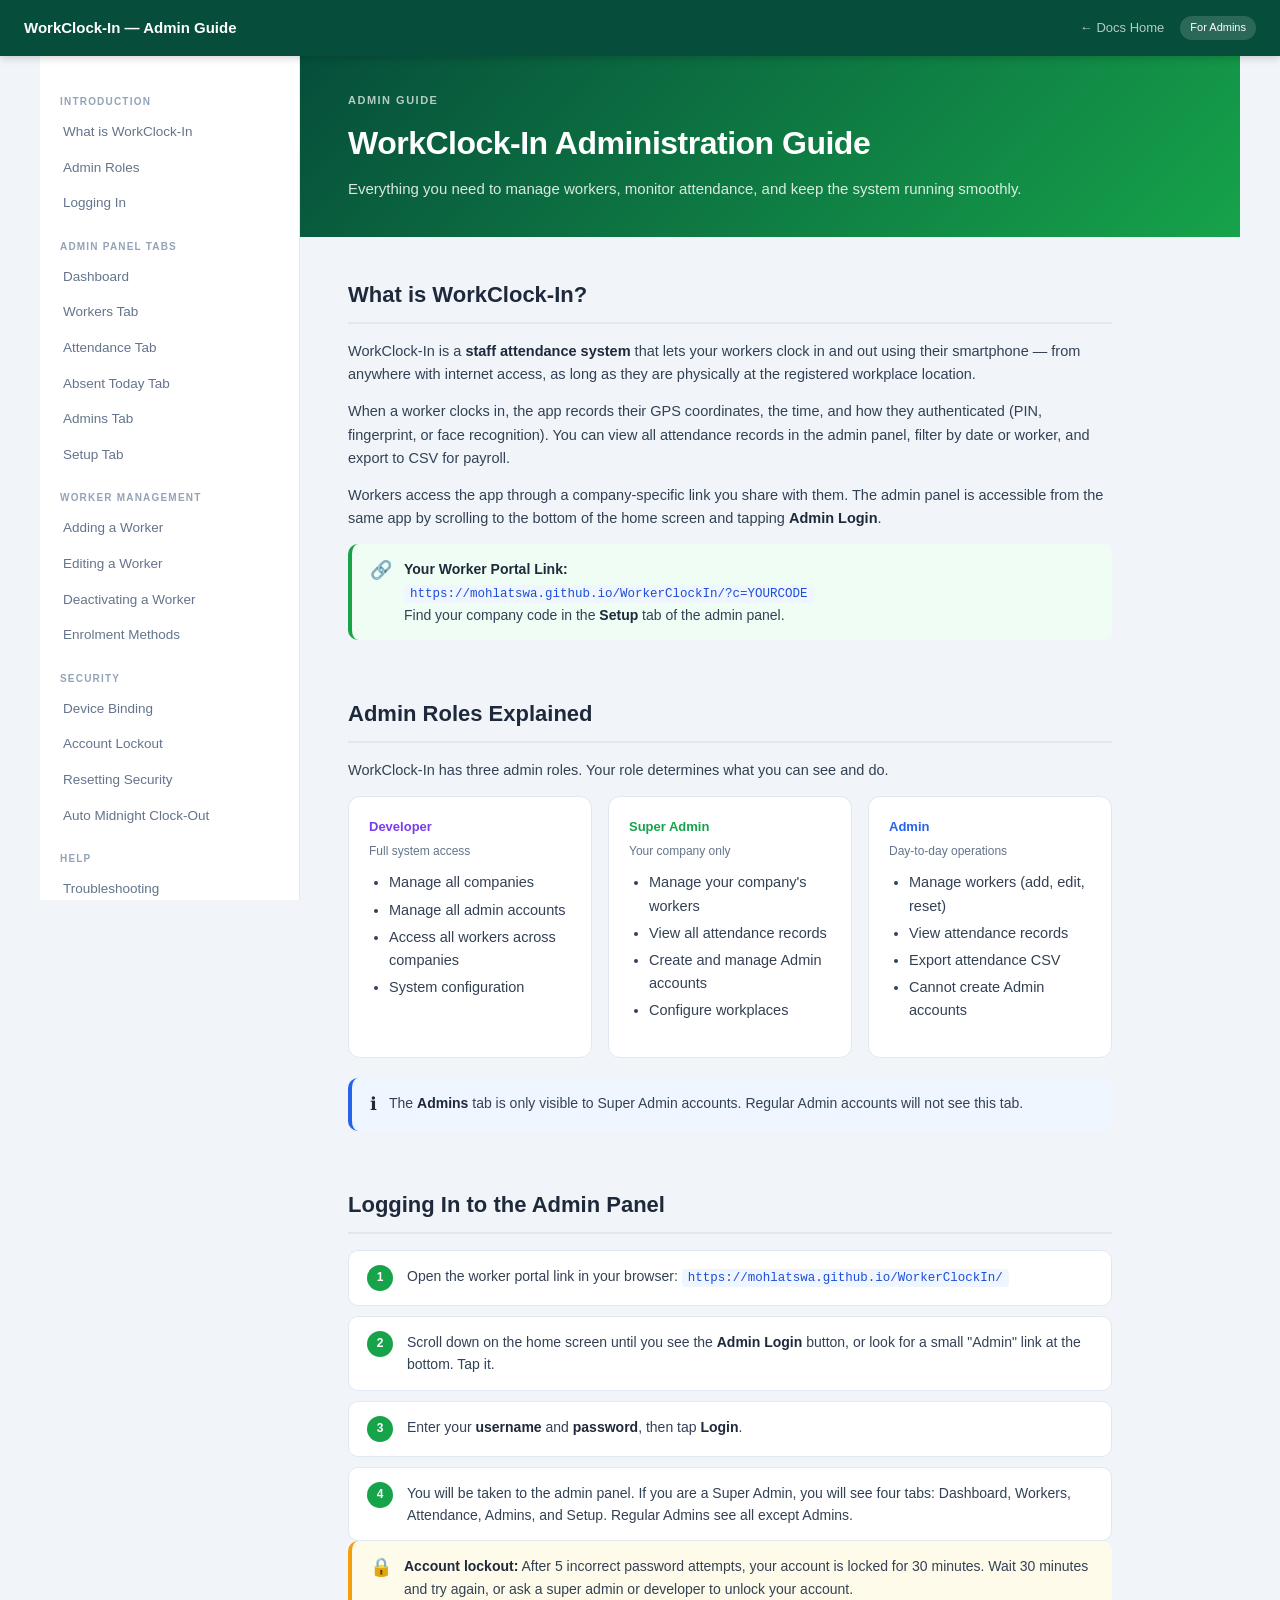
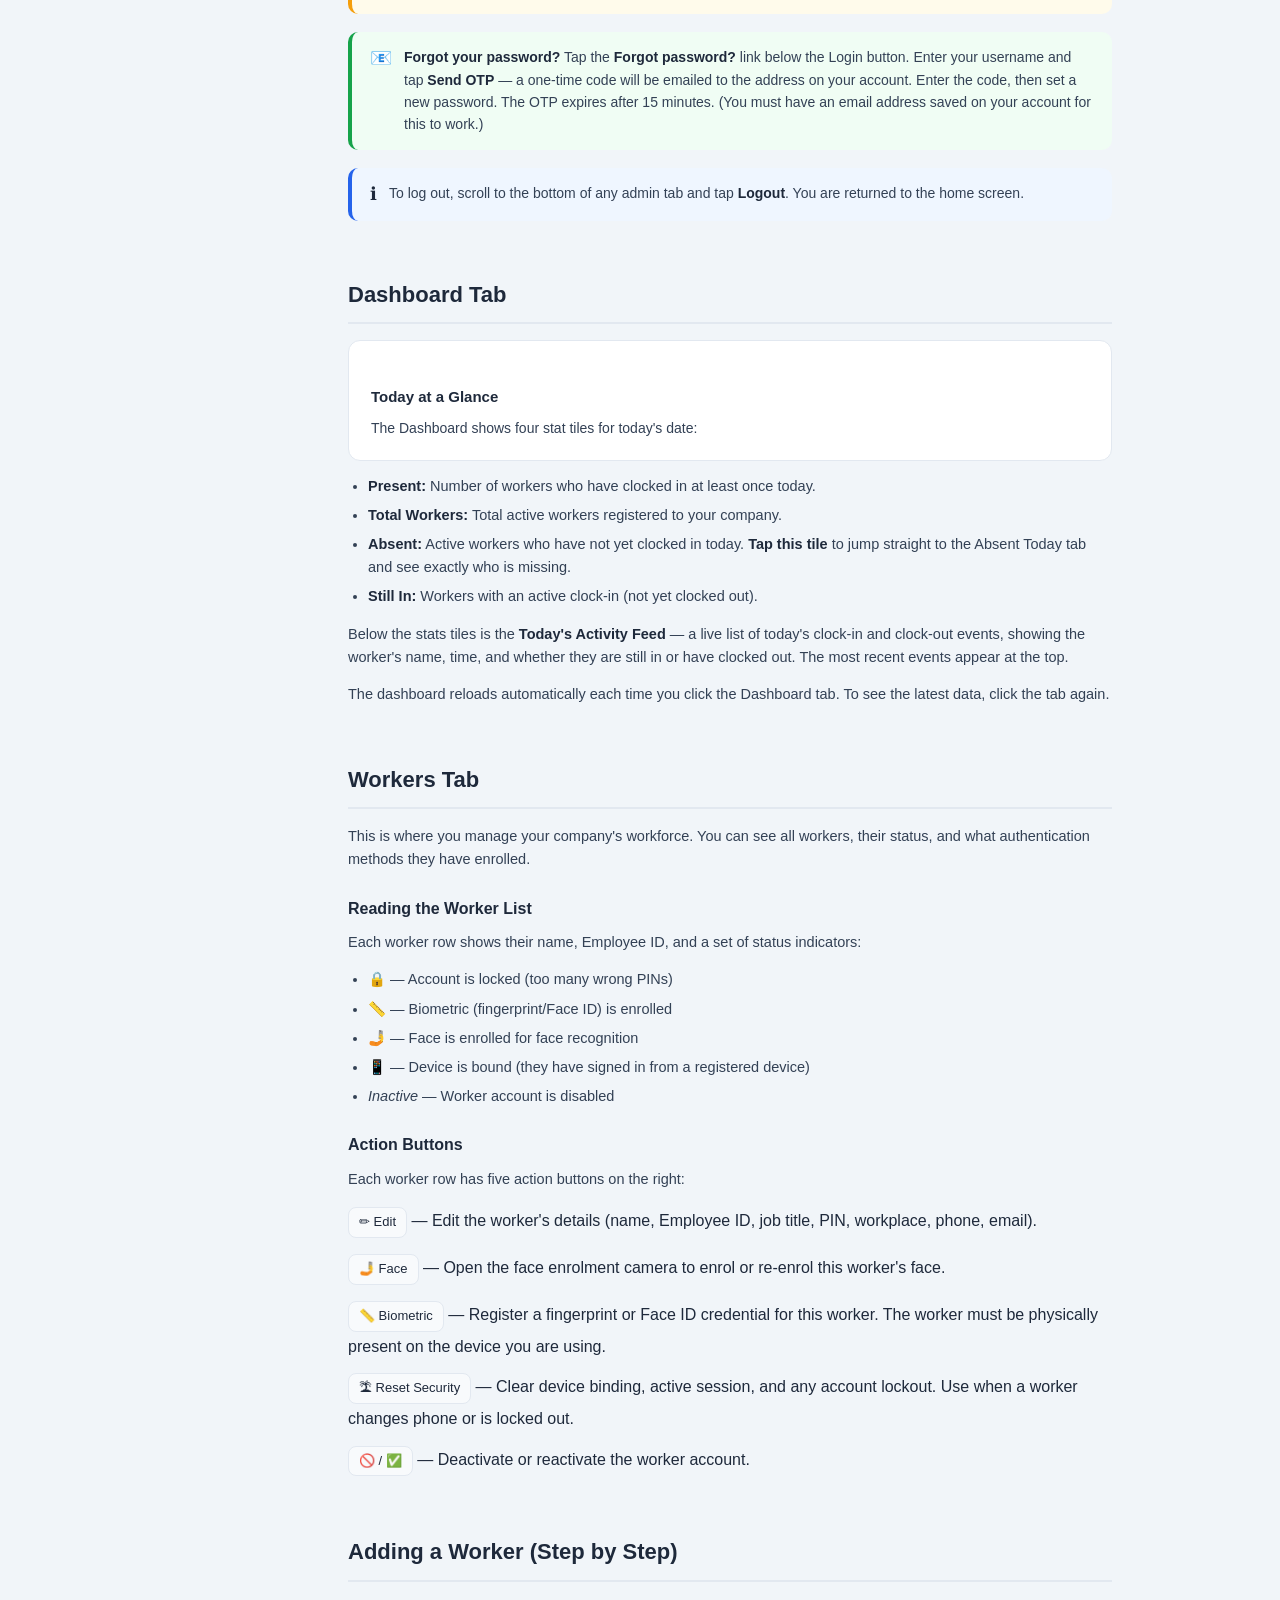
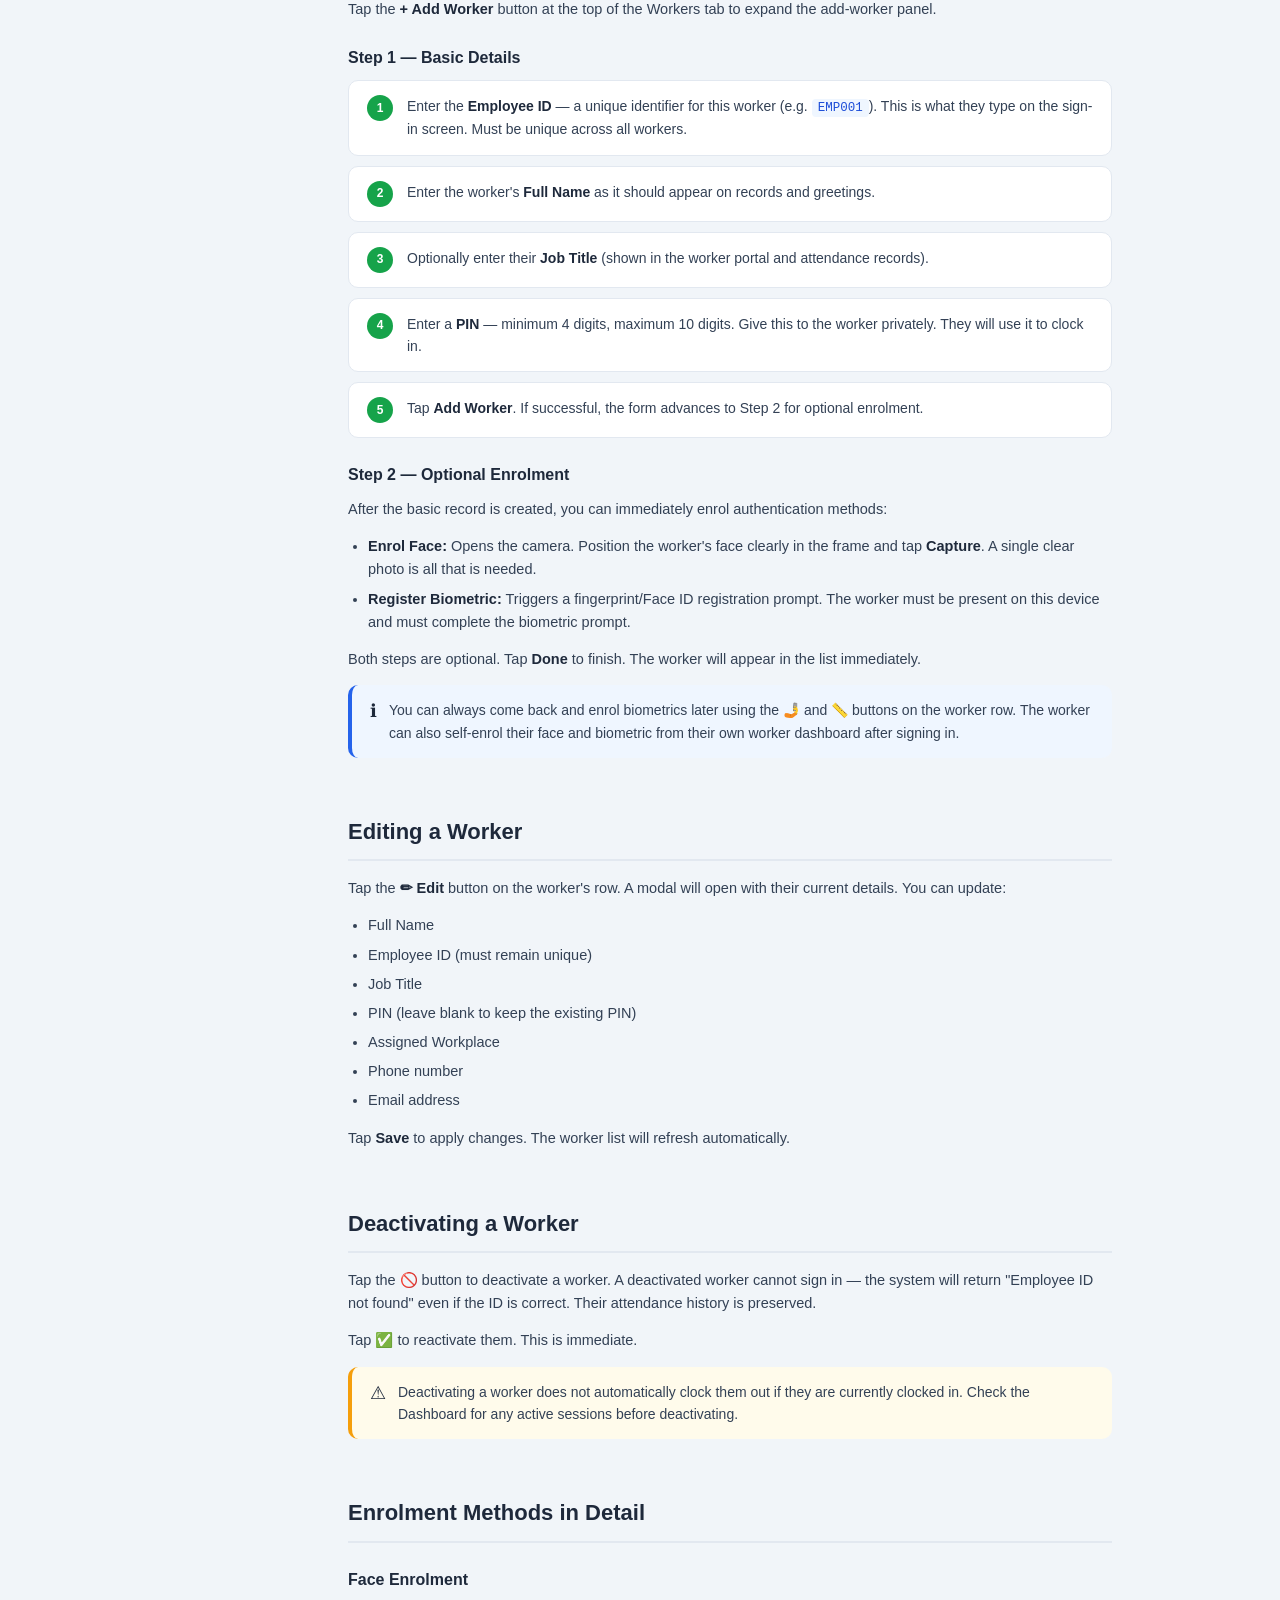
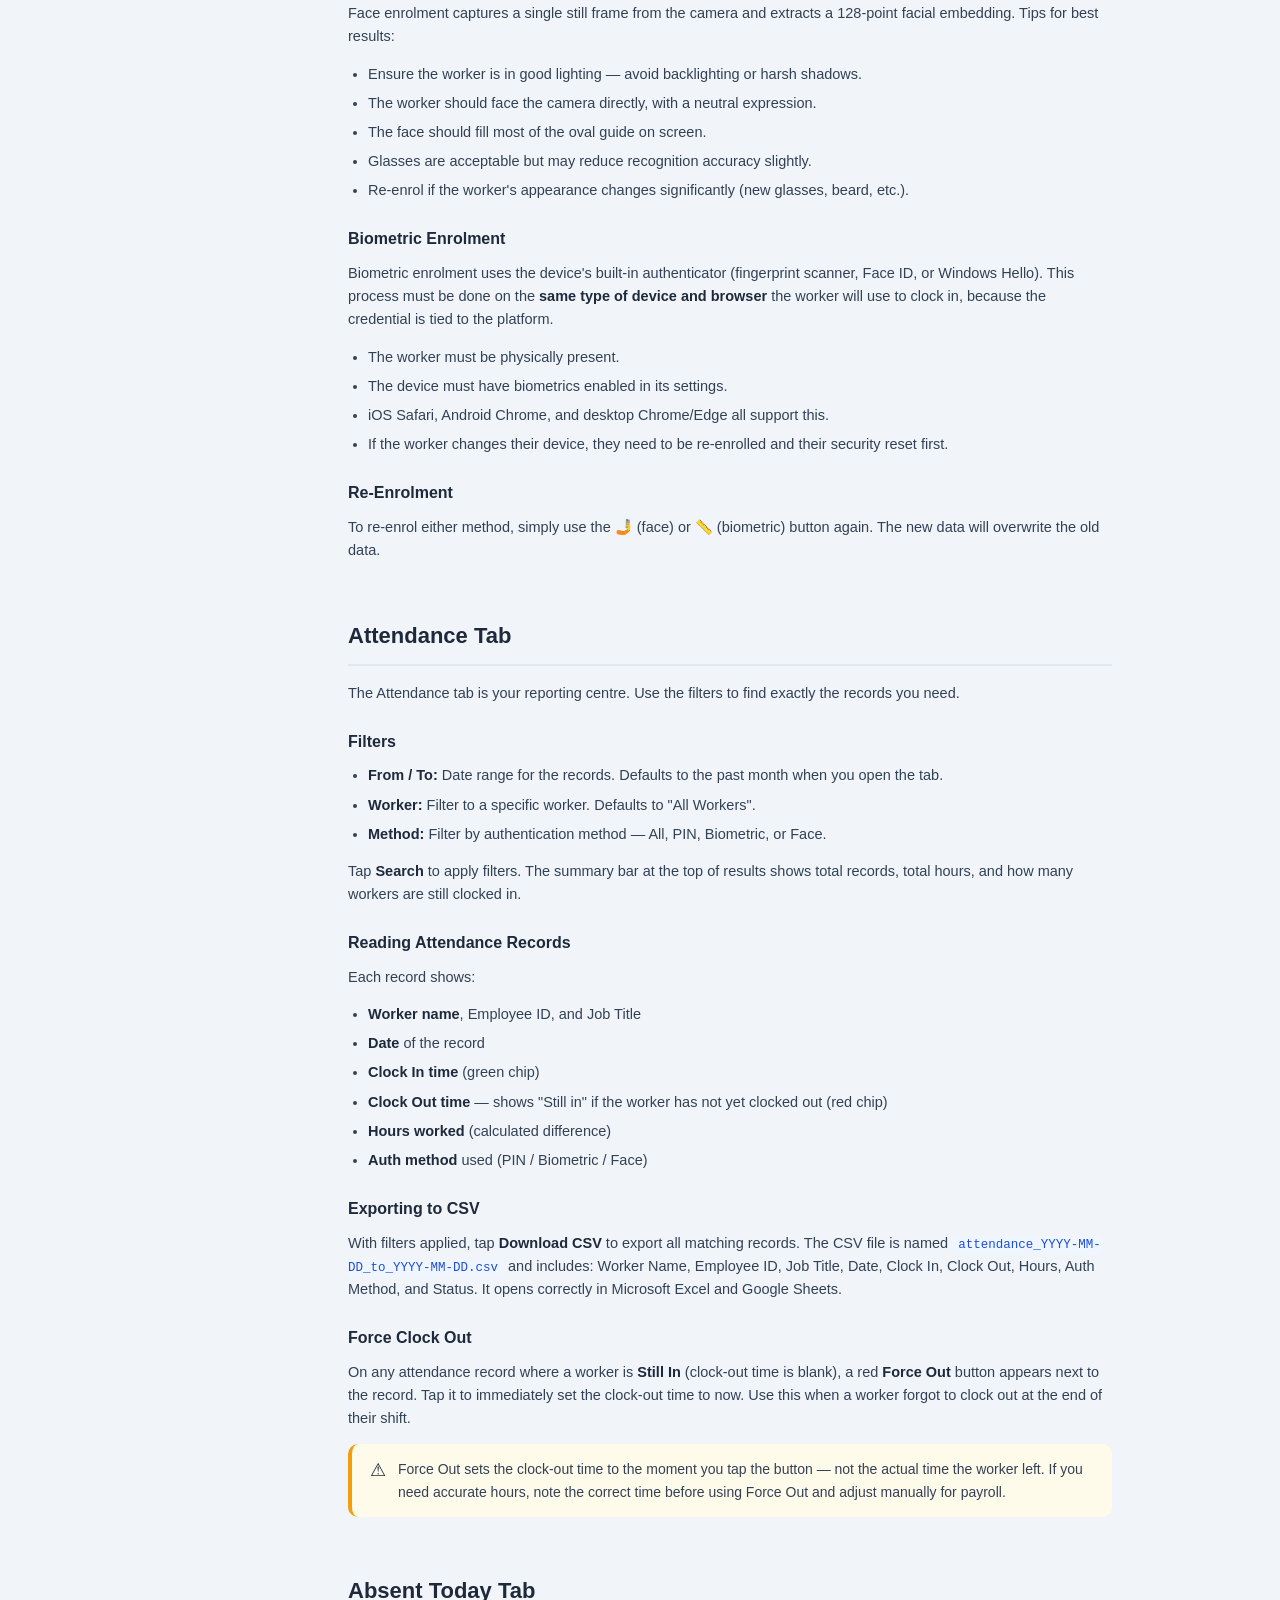
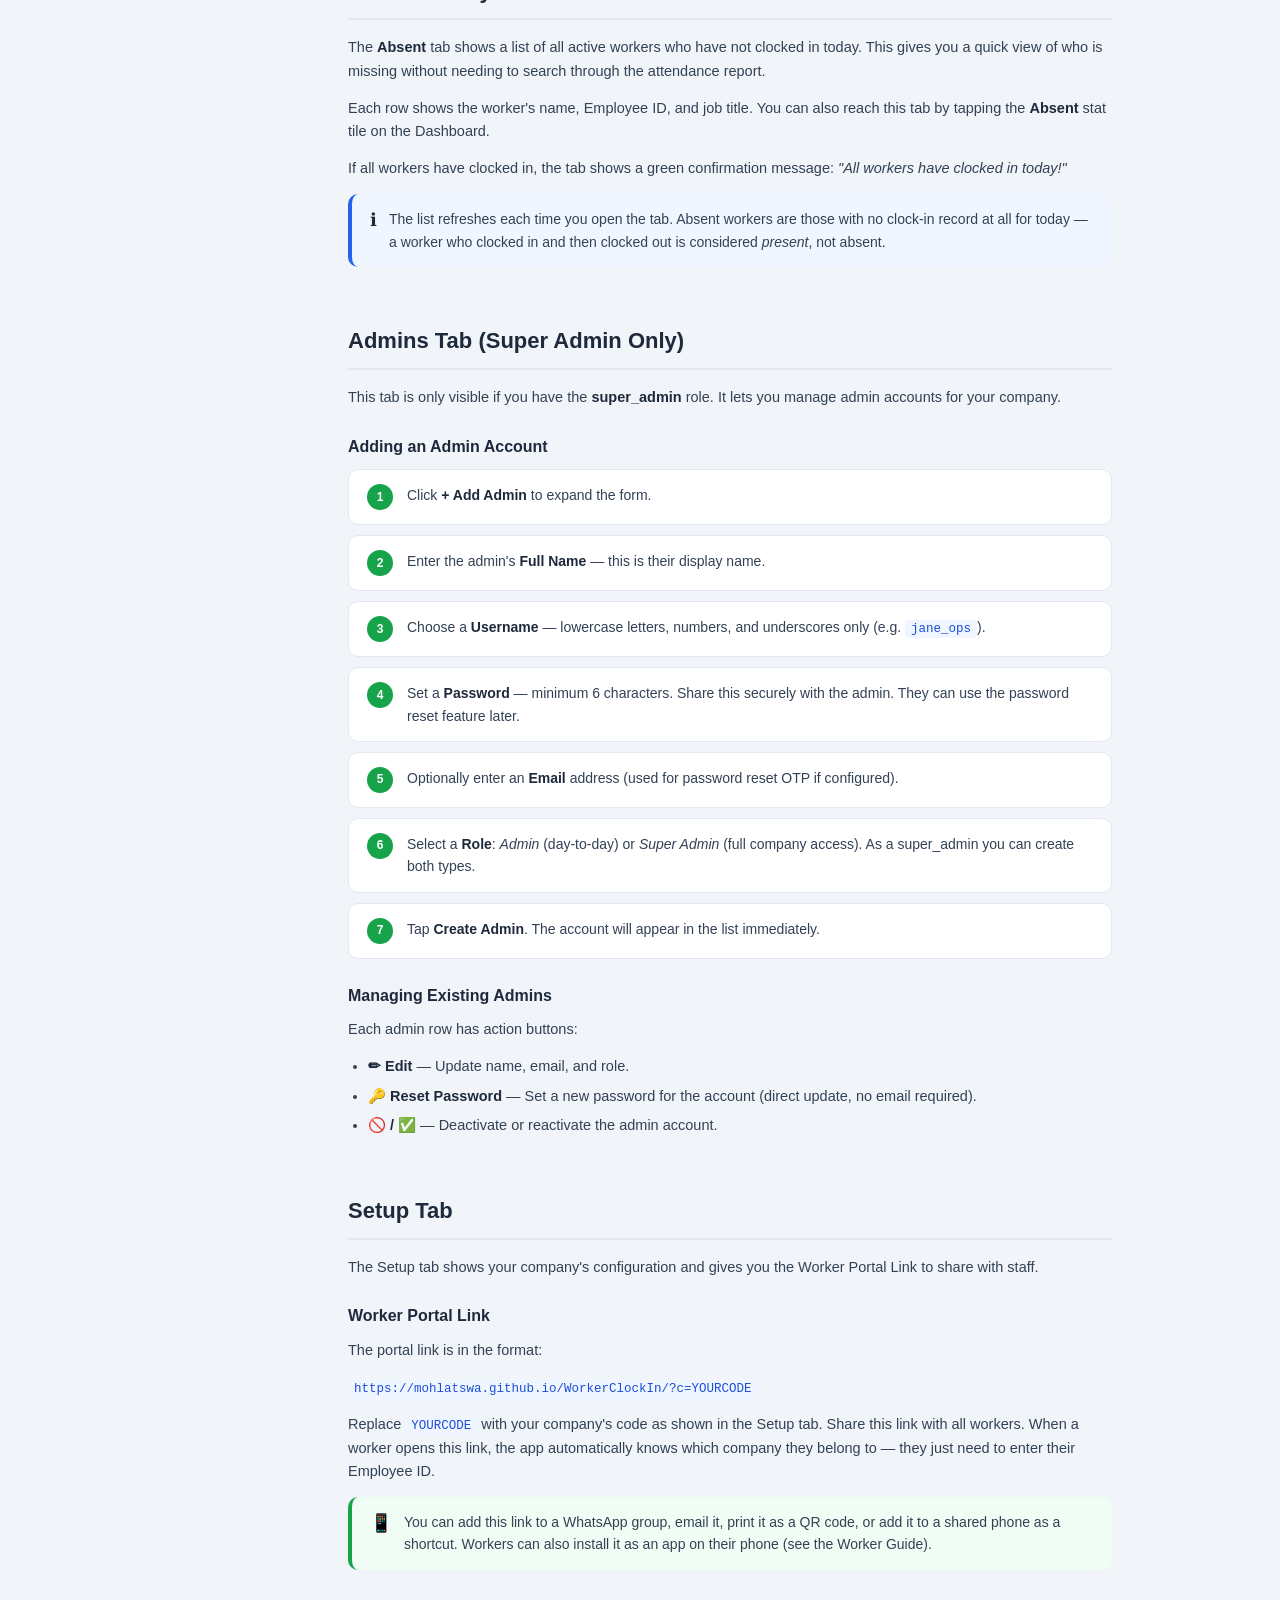
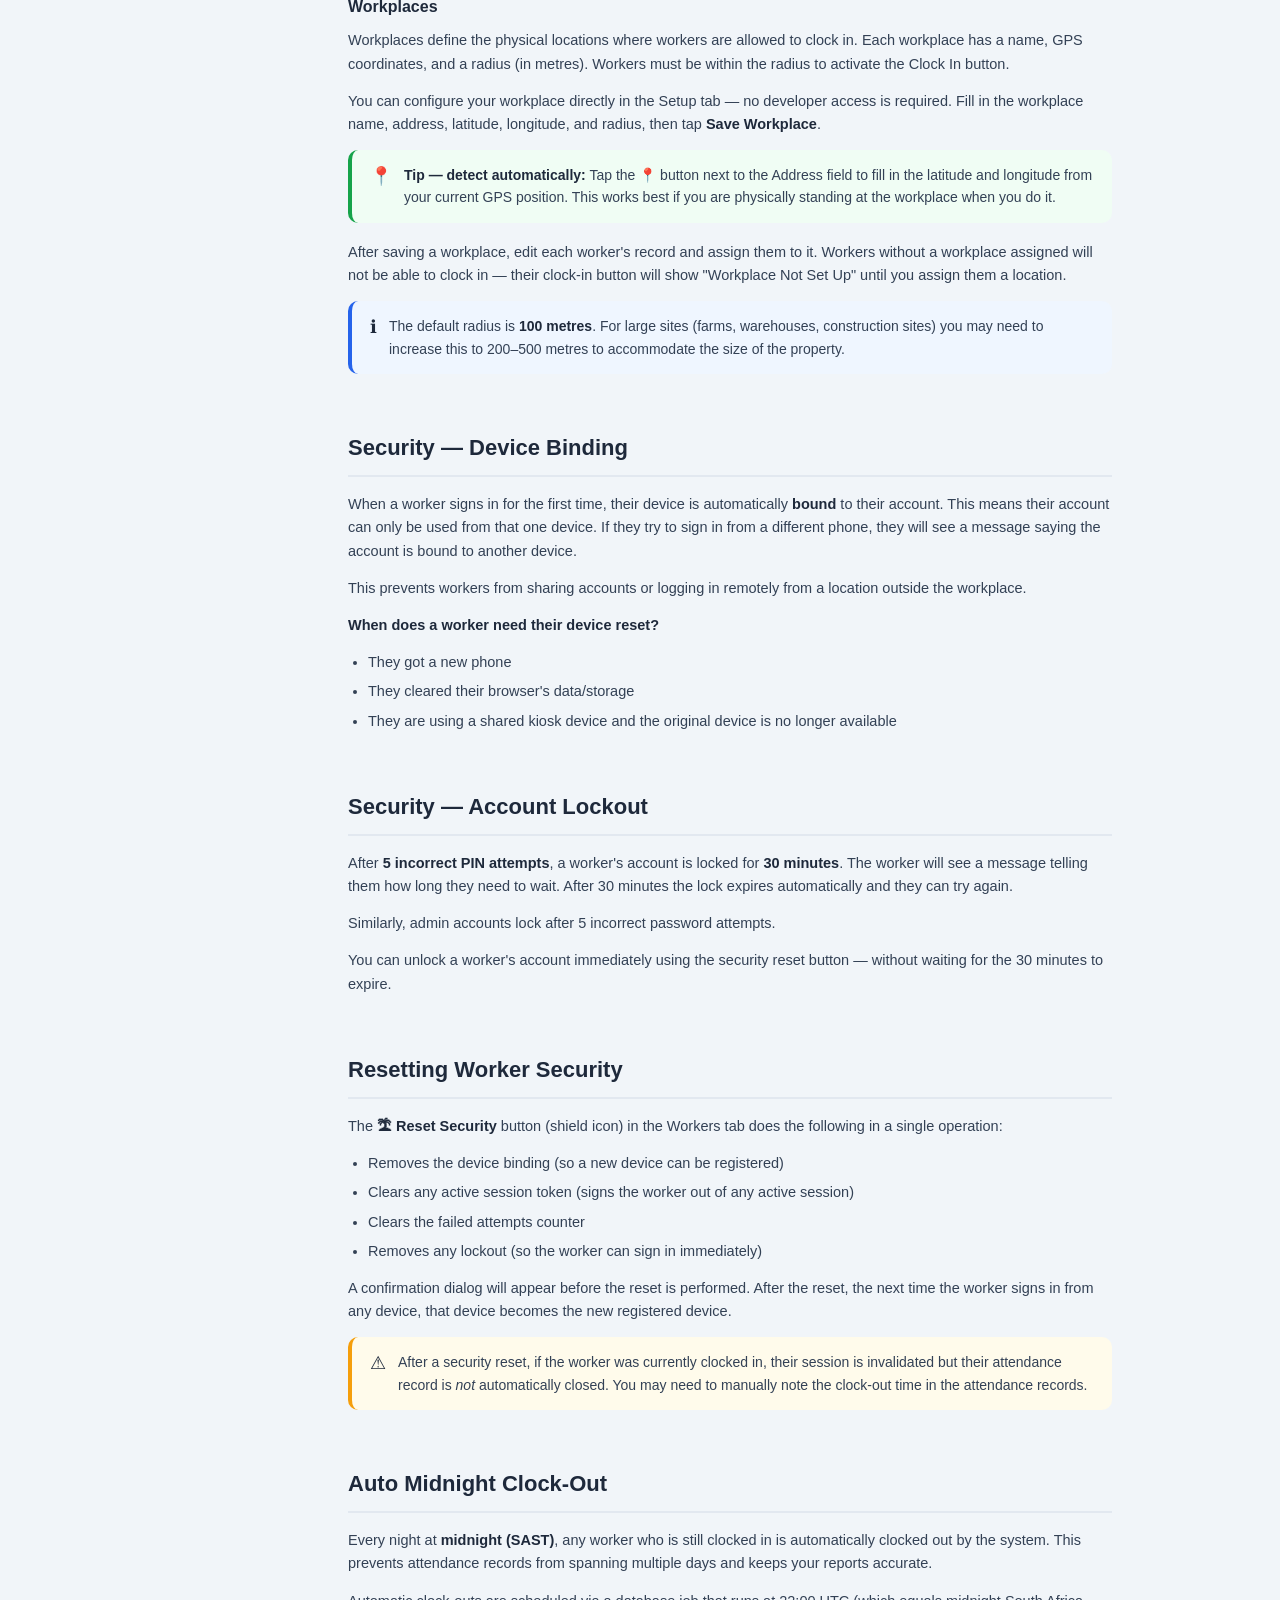
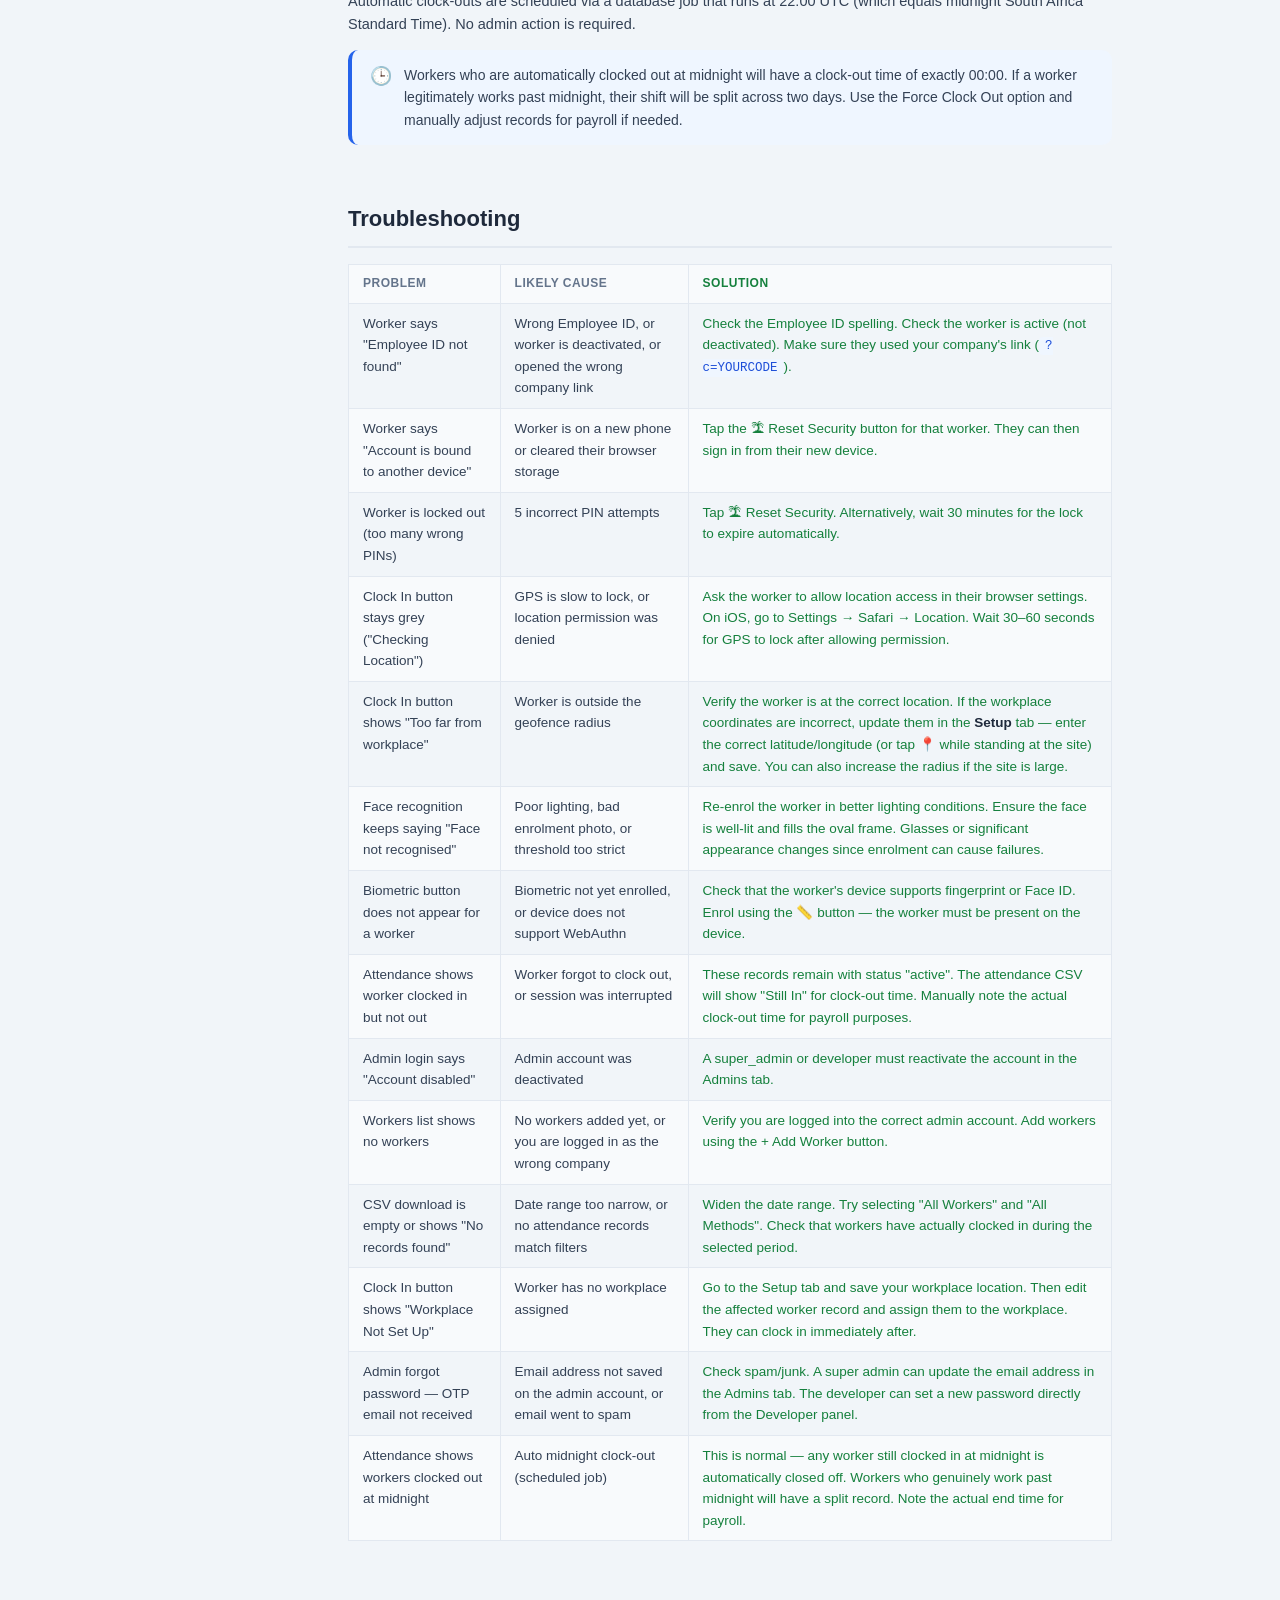
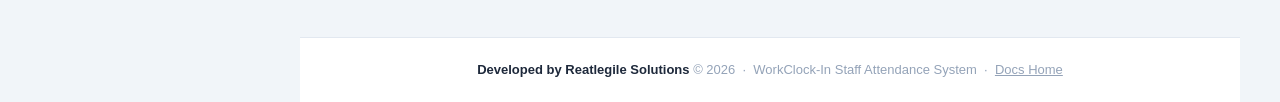
<file: docs/admin-guide.html>
<!DOCTYPE html>
<html lang="en">
<head>
  <meta charset="UTF-8" />
  <meta name="viewport" content="width=device-width, initial-scale=1.0" />
  <title>Admin Guide — WorkClock-In</title>
  <style>
    *, *::before, *::after { box-sizing: border-box; margin: 0; padding: 0; }
    :root {
      --blue:   #2563EB;
      --dark:   #1E3A8A;
      --green:  #16A34A;
      --bg:     #F1F5F9;
      --text:   #1E293B;
      --muted:  #64748B;
      --border: #E2E8F0;
      --white:  #ffffff;
      --sidebar-w: 260px;
    }
    html { scroll-behavior: smooth; }
    body {
      font-family: -apple-system, BlinkMacSystemFont, 'Segoe UI', Roboto, sans-serif;
      background: var(--bg);
      color: var(--text);
      line-height: 1.6;
    }

    /* ── Top Bar ── */
    .topbar {
      position: sticky;
      top: 0;
      z-index: 100;
      background: #064E3B;
      color: #fff;
      display: flex;
      align-items: center;
      gap: 16px;
      padding: 0 24px;
      height: 56px;
      box-shadow: 0 2px 8px rgba(0,0,0,0.18);
    }
    .topbar a { color: rgba(255,255,255,0.7); text-decoration: none; font-size: 13px; }
    .topbar a:hover { color: #fff; }
    .topbar-title { font-size: 15px; font-weight: 700; color: #fff; margin-right: auto; }
    .topbar-badge { font-size: 11px; background: rgba(255,255,255,0.15); border-radius: 20px; padding: 3px 10px; }

    /* ── Layout ── */
    .layout { display: flex; max-width: 1200px; margin: 0 auto; min-height: calc(100vh - 56px); }

    /* ── Sidebar ── */
    aside {
      width: var(--sidebar-w);
      flex-shrink: 0;
      background: var(--white);
      border-right: 1px solid var(--border);
      position: sticky;
      top: 56px;
      height: calc(100vh - 56px);
      overflow-y: auto;
      padding: 20px 0;
    }
    .nav-section {
      padding: 6px 20px 4px;
      font-size: 10px;
      font-weight: 700;
      text-transform: uppercase;
      letter-spacing: 1.2px;
      color: #94A3B8;
      margin-top: 12px;
    }
    aside a {
      display: block;
      padding: 7px 20px;
      font-size: 13.5px;
      color: var(--muted);
      text-decoration: none;
      border-left: 3px solid transparent;
      transition: all 0.12s;
    }
    aside a:hover { color: var(--green); background: #F0FDF4; border-left-color: var(--green); }

    /* ── Page Header ── */
    .page-header {
      background: linear-gradient(135deg, #064E3B 0%, #16A34A 100%);
      color: #fff;
      padding: 36px 48px;
    }
    .page-header .tag {
      font-size: 11px;
      font-weight: 700;
      text-transform: uppercase;
      letter-spacing: 1.5px;
      opacity: 0.7;
      margin-bottom: 8px;
    }
    .page-header h1 { color: #fff; font-size: 32px; margin-bottom: 8px; letter-spacing: -0.5px; }
    .page-header p { color: rgba(255,255,255,0.85); margin-bottom: 0; font-size: 15px; }

    /* ── Content ── */
    .content { flex: 1; padding: 40px 48px; max-width: 860px; }
    .content > section { margin-bottom: 56px; }
    h2 {
      font-size: 22px; font-weight: 700; margin-bottom: 16px;
      padding-bottom: 10px; border-bottom: 2px solid var(--border); color: var(--text);
    }
    h3 { font-size: 16px; font-weight: 700; margin: 24px 0 10px; color: var(--text); }
    h4 { font-size: 13px; font-weight: 700; margin: 18px 0 8px; color: var(--muted); text-transform: uppercase; letter-spacing: 0.5px; }
    p { margin-bottom: 14px; font-size: 14.5px; color: #334155; }
    ul, ol { padding-left: 20px; margin-bottom: 14px; }
    li { font-size: 14.5px; color: #334155; margin-bottom: 6px; }
    strong { color: var(--text); }
    code {
      font-family: 'SFMono-Regular', Consolas, monospace;
      font-size: 12.5px;
      background: #EFF6FF;
      color: #1D4ED8;
      padding: 2px 6px;
      border-radius: 4px;
    }

    /* ── Callout ── */
    .callout {
      border-radius: 10px; padding: 14px 18px;
      margin-bottom: 18px; font-size: 14px;
      display: flex; gap: 12px;
    }
    .callout.info   { background: #EFF6FF;  border-left: 4px solid var(--blue); }
    .callout.green  { background: #F0FDF4;  border-left: 4px solid var(--green); }
    .callout.warn   { background: #FFFBEB;  border-left: 4px solid #F59E0B; }
    .callout.danger { background: #FEF2F2;  border-left: 4px solid #EF4444; }
    .callout-icon   { font-size: 18px; flex-shrink: 0; line-height: 1.4; }
    .callout-body   { color: #334155; line-height: 1.6; }
    .callout-body p { margin: 0; font-size: 14px; }

    /* ── Role Cards ── */
    .role-grid { display: grid; grid-template-columns: repeat(auto-fit, minmax(200px, 1fr)); gap: 16px; margin-bottom: 20px; }
    .role-card { background: var(--white); border-radius: 12px; border: 1px solid var(--border); padding: 20px; }
    .role-name { font-size: 13px; font-weight: 700; margin-bottom: 4px; }
    .role-sub  { font-size: 12px; color: var(--muted); margin-bottom: 10px; }
    .role-perms { font-size: 13px; color: #334155; }
    .role-perms li { margin-bottom: 4px; }
    .badge-blue   { color: var(--blue); }
    .badge-green  { color: var(--green); }
    .badge-purple { color: #7C3AED; }

    /* ── Steps ── */
    .steps { counter-reset: st; display: flex; flex-direction: column; gap: 10px; }
    .step {
      display: flex; gap: 14px; align-items: flex-start;
      background: var(--white); border: 1px solid var(--border);
      border-radius: 10px; padding: 14px 18px;
    }
    .step::before {
      counter-increment: st;
      content: counter(st);
      width: 26px; height: 26px;
      background: var(--green); color: #fff;
      border-radius: 50%; display: flex; align-items: center; justify-content: center;
      font-size: 12px; font-weight: 700; flex-shrink: 0;
    }
    .step p { margin: 0; font-size: 14px; }

    /* ── Tab Description ── */
    .tab-card {
      background: var(--white); border: 1px solid var(--border);
      border-radius: 12px; padding: 20px 22px; margin-bottom: 14px;
    }
    .tab-card h3 { font-size: 15px; font-weight: 700; margin-bottom: 8px; color: var(--text); }
    .tab-card p  { margin-bottom: 0; font-size: 14px; }

    /* ── Troubleshoot Table ── */
    .table-wrap { overflow-x: auto; margin-bottom: 20px; }
    table { border-collapse: collapse; width: 100%; font-size: 13.5px; }
    th {
      background: #F8FAFC; border: 1px solid var(--border);
      padding: 9px 14px; text-align: left; font-weight: 700;
      color: var(--muted); font-size: 12px; text-transform: uppercase; letter-spacing: 0.5px;
    }
    td { border: 1px solid var(--border); padding: 9px 14px; color: #334155; vertical-align: top; }
    tr:nth-child(even) td { background: #F8FAFC; }
    .fix { color: #15803D; }

    /* ── Icon pills ── */
    .icon-pill {
      display: inline-flex; align-items: center; gap: 6px;
      background: #F8FAFC; border: 1px solid var(--border);
      border-radius: 8px; padding: 4px 10px; font-size: 13px;
      margin: 2px 0;
    }

    /* ── Footer ── */
    footer {
      background: var(--white); border-top: 1px solid var(--border);
      padding: 22px 48px; text-align: center; font-size: 13px; color: #94A3B8;
    }

    @media (max-width: 768px) {
      aside { display: none; }
      .content { padding: 24px 20px; }
      .page-header { padding: 28px 20px; }
    }
  </style>
</head>
<body>

<div class="topbar">
  <span class="topbar-title">WorkClock-In &mdash; Admin Guide</span>
  <a href="index.html">&larr; Docs Home</a>
  <span class="topbar-badge">For Admins</span>
</div>

<div class="layout">

  <!-- Sidebar -->
  <aside>
    <div class="nav-section">Introduction</div>
    <a href="#what-is">What is WorkClock-In</a>
    <a href="#roles">Admin Roles</a>
    <a href="#login">Logging In</a>

    <div class="nav-section">Admin Panel Tabs</div>
    <a href="#tab-dashboard">Dashboard</a>
    <a href="#tab-workers">Workers Tab</a>
    <a href="#tab-attendance">Attendance Tab</a>
    <a href="#tab-absent">Absent Today Tab</a>
    <a href="#tab-admins">Admins Tab</a>
    <a href="#tab-setup">Setup Tab</a>

    <div class="nav-section">Worker Management</div>
    <a href="#add-worker">Adding a Worker</a>
    <a href="#edit-worker">Editing a Worker</a>
    <a href="#deactivate">Deactivating a Worker</a>
    <a href="#enrolment">Enrolment Methods</a>

    <div class="nav-section">Security</div>
    <a href="#device-binding">Device Binding</a>
    <a href="#lockout">Account Lockout</a>
    <a href="#reset-security">Resetting Security</a>
    <a href="#auto-clockout">Auto Midnight Clock-Out</a>

    <div class="nav-section">Help</div>
    <a href="#troubleshoot">Troubleshooting</a>
  </aside>

  <div style="flex:1; display:flex; flex-direction:column;">

    <div class="page-header">
      <div class="tag">Admin Guide</div>
      <h1>WorkClock-In Administration Guide</h1>
      <p>Everything you need to manage workers, monitor attendance, and keep the system running smoothly.</p>
    </div>

    <div class="content">

      <!-- ── What is WorkClock-In ── -->
      <section id="what-is">
        <h2>What is WorkClock-In?</h2>
        <p>WorkClock-In is a <strong>staff attendance system</strong> that lets your workers clock in and out using their smartphone — from anywhere with internet access, as long as they are physically at the registered workplace location.</p>
        <p>When a worker clocks in, the app records their GPS coordinates, the time, and how they authenticated (PIN, fingerprint, or face recognition). You can view all attendance records in the admin panel, filter by date or worker, and export to CSV for payroll.</p>
        <p>Workers access the app through a company-specific link you share with them. The admin panel is accessible from the same app by scrolling to the bottom of the home screen and tapping <strong>Admin Login</strong>.</p>

        <div class="callout green">
          <span class="callout-icon">&#128279;</span>
          <div class="callout-body">
            <p><strong>Your Worker Portal Link:</strong><br>
            <code>https://mohlatswa.github.io/WorkerClockIn/?c=YOURCODE</code><br>
            Find your company code in the <strong>Setup</strong> tab of the admin panel.</p>
          </div>
        </div>
      </section>

      <!-- ── Roles ── -->
      <section id="roles">
        <h2>Admin Roles Explained</h2>
        <p>WorkClock-In has three admin roles. Your role determines what you can see and do.</p>
        <div class="role-grid">
          <div class="role-card">
            <div class="role-name badge-purple">Developer</div>
            <div class="role-sub">Full system access</div>
            <ul class="role-perms">
              <li>Manage all companies</li>
              <li>Manage all admin accounts</li>
              <li>Access all workers across companies</li>
              <li>System configuration</li>
            </ul>
          </div>
          <div class="role-card">
            <div class="role-name badge-green">Super Admin</div>
            <div class="role-sub">Your company only</div>
            <ul class="role-perms">
              <li>Manage your company's workers</li>
              <li>View all attendance records</li>
              <li>Create and manage Admin accounts</li>
              <li>Configure workplaces</li>
            </ul>
          </div>
          <div class="role-card">
            <div class="role-name badge-blue">Admin</div>
            <div class="role-sub">Day-to-day operations</div>
            <ul class="role-perms">
              <li>Manage workers (add, edit, reset)</li>
              <li>View attendance records</li>
              <li>Export attendance CSV</li>
              <li>Cannot create Admin accounts</li>
            </ul>
          </div>
        </div>
        <div class="callout info">
          <span class="callout-icon">&#8505;</span>
          <div class="callout-body"><p>The <strong>Admins</strong> tab is only visible to Super Admin accounts. Regular Admin accounts will not see this tab.</p></div>
        </div>
      </section>

      <!-- ── Login ── -->
      <section id="login">
        <h2>Logging In to the Admin Panel</h2>
        <div class="steps">
          <div class="step"><p>Open the worker portal link in your browser: <code>https://mohlatswa.github.io/WorkerClockIn/</code></p></div>
          <div class="step"><p>Scroll down on the home screen until you see the <strong>Admin Login</strong> button, or look for a small "Admin" link at the bottom. Tap it.</p></div>
          <div class="step"><p>Enter your <strong>username</strong> and <strong>password</strong>, then tap <strong>Login</strong>.</p></div>
          <div class="step"><p>You will be taken to the admin panel. If you are a Super Admin, you will see four tabs: Dashboard, Workers, Attendance, Admins, and Setup. Regular Admins see all except Admins.</p></div>
        </div>

        <div class="callout warn">
          <span class="callout-icon">&#128274;</span>
          <div class="callout-body"><p><strong>Account lockout:</strong> After 5 incorrect password attempts, your account is locked for 30 minutes. Wait 30 minutes and try again, or ask a super admin or developer to unlock your account.</p></div>
        </div>
        <div class="callout green">
          <span class="callout-icon">&#128231;</span>
          <div class="callout-body"><p><strong>Forgot your password?</strong> Tap the <strong>Forgot password?</strong> link below the Login button. Enter your username and tap <strong>Send OTP</strong> — a one-time code will be emailed to the address on your account. Enter the code, then set a new password. The OTP expires after 15 minutes. (You must have an email address saved on your account for this to work.)</p></div>
        </div>
        <div class="callout info">
          <span class="callout-icon">&#8505;</span>
          <div class="callout-body"><p>To log out, scroll to the bottom of any admin tab and tap <strong>Logout</strong>. You are returned to the home screen.</p></div>
        </div>
      </section>

      <!-- ── Dashboard ── -->
      <section id="tab-dashboard">
        <h2>Dashboard Tab</h2>
        <div class="tab-card">
          <h3>Today at a Glance</h3>
          <p>The Dashboard shows four stat tiles for today's date:</p>
        </div>
        <ul>
          <li><strong>Present:</strong> Number of workers who have clocked in at least once today.</li>
          <li><strong>Total Workers:</strong> Total active workers registered to your company.</li>
          <li><strong>Absent:</strong> Active workers who have not yet clocked in today. <strong>Tap this tile</strong> to jump straight to the Absent Today tab and see exactly who is missing.</li>
          <li><strong>Still In:</strong> Workers with an active clock-in (not yet clocked out).</li>
        </ul>
        <p>Below the stats tiles is the <strong>Today's Activity Feed</strong> — a live list of today's clock-in and clock-out events, showing the worker's name, time, and whether they are still in or have clocked out. The most recent events appear at the top.</p>
        <p>The dashboard reloads automatically each time you click the Dashboard tab. To see the latest data, click the tab again.</p>
      </section>

      <!-- ── Workers Tab ── -->
      <section id="tab-workers">
        <h2>Workers Tab</h2>
        <p>This is where you manage your company's workforce. You can see all workers, their status, and what authentication methods they have enrolled.</p>

        <h3>Reading the Worker List</h3>
        <p>Each worker row shows their name, Employee ID, and a set of status indicators:</p>
        <ul>
          <li><strong>&#128274;</strong> — Account is locked (too many wrong PINs)</li>
          <li><strong>&#128207;</strong> — Biometric (fingerprint/Face ID) is enrolled</li>
          <li><strong>&#129331;</strong> — Face is enrolled for face recognition</li>
          <li><strong>&#128241;</strong> — Device is bound (they have signed in from a registered device)</li>
          <li><em>Inactive</em> — Worker account is disabled</li>
        </ul>

        <h3>Action Buttons</h3>
        <p>Each worker row has five action buttons on the right:</p>
        <div style="margin-bottom:12px;">
          <span class="icon-pill">&#9999; Edit</span> — Edit the worker's details (name, Employee ID, job title, PIN, workplace, phone, email).
        </div>
        <div style="margin-bottom:12px;">
          <span class="icon-pill">&#129331; Face</span> — Open the face enrolment camera to enrol or re-enrol this worker's face.
        </div>
        <div style="margin-bottom:12px;">
          <span class="icon-pill">&#128207; Biometric</span> — Register a fingerprint or Face ID credential for this worker. The worker must be physically present on the device you are using.
        </div>
        <div style="margin-bottom:12px;">
          <span class="icon-pill">&#127965; Reset Security</span> — Clear device binding, active session, and any account lockout. Use when a worker changes phone or is locked out.
        </div>
        <div style="margin-bottom:12px;">
          <span class="icon-pill">&#128683; / &#9989;</span> — Deactivate or reactivate the worker account.
        </div>
      </section>

      <!-- ── Add Worker ── -->
      <section id="add-worker">
        <h2>Adding a Worker (Step by Step)</h2>
        <p>Tap the <strong>+ Add Worker</strong> button at the top of the Workers tab to expand the add-worker panel.</p>

        <h3>Step 1 — Basic Details</h3>
        <div class="steps">
          <div class="step"><p>Enter the <strong>Employee ID</strong> — a unique identifier for this worker (e.g. <code>EMP001</code>). This is what they type on the sign-in screen. Must be unique across all workers.</p></div>
          <div class="step"><p>Enter the worker's <strong>Full Name</strong> as it should appear on records and greetings.</p></div>
          <div class="step"><p>Optionally enter their <strong>Job Title</strong> (shown in the worker portal and attendance records).</p></div>
          <div class="step"><p>Enter a <strong>PIN</strong> — minimum 4 digits, maximum 10 digits. Give this to the worker privately. They will use it to clock in.</p></div>
          <div class="step"><p>Tap <strong>Add Worker</strong>. If successful, the form advances to Step 2 for optional enrolment.</p></div>
        </div>

        <h3>Step 2 — Optional Enrolment</h3>
        <p>After the basic record is created, you can immediately enrol authentication methods:</p>
        <ul>
          <li><strong>Enrol Face:</strong> Opens the camera. Position the worker's face clearly in the frame and tap <strong>Capture</strong>. A single clear photo is all that is needed.</li>
          <li><strong>Register Biometric:</strong> Triggers a fingerprint/Face ID registration prompt. The worker must be present on this device and must complete the biometric prompt.</li>
        </ul>
        <p>Both steps are optional. Tap <strong>Done</strong> to finish. The worker will appear in the list immediately.</p>

        <div class="callout info">
          <span class="callout-icon">&#8505;</span>
          <div class="callout-body"><p>You can always come back and enrol biometrics later using the &#129331; and &#128207; buttons on the worker row. The worker can also self-enrol their face and biometric from their own worker dashboard after signing in.</p></div>
        </div>
      </section>

      <section id="edit-worker">
        <h2>Editing a Worker</h2>
        <p>Tap the <strong>&#9999; Edit</strong> button on the worker's row. A modal will open with their current details. You can update:</p>
        <ul>
          <li>Full Name</li>
          <li>Employee ID (must remain unique)</li>
          <li>Job Title</li>
          <li>PIN (leave blank to keep the existing PIN)</li>
          <li>Assigned Workplace</li>
          <li>Phone number</li>
          <li>Email address</li>
        </ul>
        <p>Tap <strong>Save</strong> to apply changes. The worker list will refresh automatically.</p>
      </section>

      <section id="deactivate">
        <h2>Deactivating a Worker</h2>
        <p>Tap the <strong>&#128683;</strong> button to deactivate a worker. A deactivated worker cannot sign in — the system will return "Employee ID not found" even if the ID is correct. Their attendance history is preserved.</p>
        <p>Tap <strong>&#9989;</strong> to reactivate them. This is immediate.</p>
        <div class="callout warn">
          <span class="callout-icon">&#9888;</span>
          <div class="callout-body"><p>Deactivating a worker does not automatically clock them out if they are currently clocked in. Check the Dashboard for any active sessions before deactivating.</p></div>
        </div>
      </section>

      <section id="enrolment">
        <h2>Enrolment Methods in Detail</h2>

        <h3>Face Enrolment</h3>
        <p>Face enrolment captures a single still frame from the camera and extracts a 128-point facial embedding. Tips for best results:</p>
        <ul>
          <li>Ensure the worker is in good lighting — avoid backlighting or harsh shadows.</li>
          <li>The worker should face the camera directly, with a neutral expression.</li>
          <li>The face should fill most of the oval guide on screen.</li>
          <li>Glasses are acceptable but may reduce recognition accuracy slightly.</li>
          <li>Re-enrol if the worker's appearance changes significantly (new glasses, beard, etc.).</li>
        </ul>

        <h3>Biometric Enrolment</h3>
        <p>Biometric enrolment uses the device's built-in authenticator (fingerprint scanner, Face ID, or Windows Hello). This process must be done on the <strong>same type of device and browser</strong> the worker will use to clock in, because the credential is tied to the platform.</p>
        <ul>
          <li>The worker must be physically present.</li>
          <li>The device must have biometrics enabled in its settings.</li>
          <li>iOS Safari, Android Chrome, and desktop Chrome/Edge all support this.</li>
          <li>If the worker changes their device, they need to be re-enrolled and their security reset first.</li>
        </ul>

        <h3>Re-Enrolment</h3>
        <p>To re-enrol either method, simply use the &#129331; (face) or &#128207; (biometric) button again. The new data will overwrite the old data.</p>
      </section>

      <!-- ── Attendance Tab ── -->
      <section id="tab-attendance">
        <h2>Attendance Tab</h2>
        <p>The Attendance tab is your reporting centre. Use the filters to find exactly the records you need.</p>

        <h3>Filters</h3>
        <ul>
          <li><strong>From / To:</strong> Date range for the records. Defaults to the past month when you open the tab.</li>
          <li><strong>Worker:</strong> Filter to a specific worker. Defaults to "All Workers".</li>
          <li><strong>Method:</strong> Filter by authentication method — All, PIN, Biometric, or Face.</li>
        </ul>
        <p>Tap <strong>Search</strong> to apply filters. The summary bar at the top of results shows total records, total hours, and how many workers are still clocked in.</p>

        <h3>Reading Attendance Records</h3>
        <p>Each record shows:</p>
        <ul>
          <li><strong>Worker name</strong>, Employee ID, and Job Title</li>
          <li><strong>Date</strong> of the record</li>
          <li><strong>Clock In time</strong> (green chip)</li>
          <li><strong>Clock Out time</strong> — shows "Still in" if the worker has not yet clocked out (red chip)</li>
          <li><strong>Hours worked</strong> (calculated difference)</li>
          <li><strong>Auth method</strong> used (PIN / Biometric / Face)</li>
        </ul>

        <h3>Exporting to CSV</h3>
        <p>With filters applied, tap <strong>Download CSV</strong> to export all matching records. The CSV file is named <code>attendance_YYYY-MM-DD_to_YYYY-MM-DD.csv</code> and includes: Worker Name, Employee ID, Job Title, Date, Clock In, Clock Out, Hours, Auth Method, and Status. It opens correctly in Microsoft Excel and Google Sheets.</p>

        <h3>Force Clock Out</h3>
        <p>On any attendance record where a worker is <strong>Still In</strong> (clock-out time is blank), a red <strong>Force Out</strong> button appears next to the record. Tap it to immediately set the clock-out time to now. Use this when a worker forgot to clock out at the end of their shift.</p>
        <div class="callout warn">
          <span class="callout-icon">&#9888;</span>
          <div class="callout-body"><p>Force Out sets the clock-out time to the moment you tap the button — not the actual time the worker left. If you need accurate hours, note the correct time before using Force Out and adjust manually for payroll.</p></div>
        </div>
      </section>

      <!-- ── Absent Today Tab ── -->
      <section id="tab-absent">
        <h2>Absent Today Tab</h2>
        <p>The <strong>Absent</strong> tab shows a list of all active workers who have not clocked in today. This gives you a quick view of who is missing without needing to search through the attendance report.</p>
        <p>Each row shows the worker's name, Employee ID, and job title. You can also reach this tab by tapping the <strong>Absent</strong> stat tile on the Dashboard.</p>
        <p>If all workers have clocked in, the tab shows a green confirmation message: <em>"All workers have clocked in today!"</em></p>
        <div class="callout info">
          <span class="callout-icon">&#8505;</span>
          <div class="callout-body"><p>The list refreshes each time you open the tab. Absent workers are those with no clock-in record at all for today — a worker who clocked in and then clocked out is considered <em>present</em>, not absent.</p></div>
        </div>
      </section>

      <!-- ── Admins Tab ── -->
      <section id="tab-admins">
        <h2>Admins Tab (Super Admin Only)</h2>
        <p>This tab is only visible if you have the <strong>super_admin</strong> role. It lets you manage admin accounts for your company.</p>

        <h3>Adding an Admin Account</h3>
        <div class="steps">
          <div class="step"><p>Click <strong>+ Add Admin</strong> to expand the form.</p></div>
          <div class="step"><p>Enter the admin's <strong>Full Name</strong> — this is their display name.</p></div>
          <div class="step"><p>Choose a <strong>Username</strong> — lowercase letters, numbers, and underscores only (e.g. <code>jane_ops</code>).</p></div>
          <div class="step"><p>Set a <strong>Password</strong> — minimum 6 characters. Share this securely with the admin. They can use the password reset feature later.</p></div>
          <div class="step"><p>Optionally enter an <strong>Email</strong> address (used for password reset OTP if configured).</p></div>
          <div class="step"><p>Select a <strong>Role</strong>: <em>Admin</em> (day-to-day) or <em>Super Admin</em> (full company access). As a super_admin you can create both types.</p></div>
          <div class="step"><p>Tap <strong>Create Admin</strong>. The account will appear in the list immediately.</p></div>
        </div>

        <h3>Managing Existing Admins</h3>
        <p>Each admin row has action buttons:</p>
        <ul>
          <li><strong>&#9999; Edit</strong> — Update name, email, and role.</li>
          <li><strong>&#128273; Reset Password</strong> — Set a new password for the account (direct update, no email required).</li>
          <li><strong>&#128683; / &#9989;</strong> — Deactivate or reactivate the admin account.</li>
        </ul>
      </section>

      <!-- ── Setup Tab ── -->
      <section id="tab-setup">
        <h2>Setup Tab</h2>
        <p>The Setup tab shows your company's configuration and gives you the Worker Portal Link to share with staff.</p>

        <h3>Worker Portal Link</h3>
        <p>The portal link is in the format:</p>
        <p><code>https://mohlatswa.github.io/WorkerClockIn/?c=YOURCODE</code></p>
        <p>Replace <code>YOURCODE</code> with your company's code as shown in the Setup tab. Share this link with all workers. When a worker opens this link, the app automatically knows which company they belong to — they just need to enter their Employee ID.</p>
        <div class="callout green">
          <span class="callout-icon">&#128241;</span>
          <div class="callout-body"><p>You can add this link to a WhatsApp group, email it, print it as a QR code, or add it to a shared phone as a shortcut. Workers can also install it as an app on their phone (see the Worker Guide).</p></div>
        </div>

        <h3>Workplaces</h3>
        <p>Workplaces define the physical locations where workers are allowed to clock in. Each workplace has a name, GPS coordinates, and a radius (in metres). Workers must be within the radius to activate the Clock In button.</p>
        <p>You can configure your workplace directly in the Setup tab — no developer access is required. Fill in the workplace name, address, latitude, longitude, and radius, then tap <strong>Save Workplace</strong>.</p>
        <div class="callout green">
          <span class="callout-icon">&#128205;</span>
          <div class="callout-body"><p><strong>Tip — detect automatically:</strong> Tap the <strong>&#128205;</strong> button next to the Address field to fill in the latitude and longitude from your current GPS position. This works best if you are physically standing at the workplace when you do it.</p></div>
        </div>
        <p>After saving a workplace, edit each worker's record and assign them to it. Workers without a workplace assigned will not be able to clock in — their clock-in button will show "Workplace Not Set Up" until you assign them a location.</p>
        <div class="callout info">
          <span class="callout-icon">&#8505;</span>
          <div class="callout-body"><p>The default radius is <strong>100 metres</strong>. For large sites (farms, warehouses, construction sites) you may need to increase this to 200–500 metres to accommodate the size of the property.</p></div>
        </div>
      </section>

      <!-- ── Security ── -->
      <section id="device-binding">
        <h2>Security — Device Binding</h2>
        <p>When a worker signs in for the first time, their device is automatically <strong>bound</strong> to their account. This means their account can only be used from that one device. If they try to sign in from a different phone, they will see a message saying the account is bound to another device.</p>
        <p>This prevents workers from sharing accounts or logging in remotely from a location outside the workplace.</p>
        <p><strong>When does a worker need their device reset?</strong></p>
        <ul>
          <li>They got a new phone</li>
          <li>They cleared their browser's data/storage</li>
          <li>They are using a shared kiosk device and the original device is no longer available</li>
        </ul>
      </section>

      <section id="lockout">
        <h2>Security — Account Lockout</h2>
        <p>After <strong>5 incorrect PIN attempts</strong>, a worker's account is locked for <strong>30 minutes</strong>. The worker will see a message telling them how long they need to wait. After 30 minutes the lock expires automatically and they can try again.</p>
        <p>Similarly, admin accounts lock after 5 incorrect password attempts.</p>
        <p>You can unlock a worker's account immediately using the security reset button — without waiting for the 30 minutes to expire.</p>
      </section>

      <section id="reset-security">
        <h2>Resetting Worker Security</h2>
        <p>The <strong>&#127965; Reset Security</strong> button (shield icon) in the Workers tab does the following in a single operation:</p>
        <ul>
          <li>Removes the device binding (so a new device can be registered)</li>
          <li>Clears any active session token (signs the worker out of any active session)</li>
          <li>Clears the failed attempts counter</li>
          <li>Removes any lockout (so the worker can sign in immediately)</li>
        </ul>
        <p>A confirmation dialog will appear before the reset is performed. After the reset, the next time the worker signs in from any device, that device becomes the new registered device.</p>
        <div class="callout warn">
          <span class="callout-icon">&#9888;</span>
          <div class="callout-body"><p>After a security reset, if the worker was currently clocked in, their session is invalidated but their attendance record is <em>not</em> automatically closed. You may need to manually note the clock-out time in the attendance records.</p></div>
        </div>
      </section>

      <!-- ── Auto Midnight Clock-Out ── -->
      <section id="auto-clockout">
        <h2>Auto Midnight Clock-Out</h2>
        <p>Every night at <strong>midnight (SAST)</strong>, any worker who is still clocked in is automatically clocked out by the system. This prevents attendance records from spanning multiple days and keeps your reports accurate.</p>
        <p>Automatic clock-outs are scheduled via a database job that runs at 22:00 UTC (which equals midnight South Africa Standard Time). No admin action is required.</p>
        <div class="callout info">
          <span class="callout-icon">&#128338;</span>
          <div class="callout-body"><p>Workers who are automatically clocked out at midnight will have a clock-out time of exactly 00:00. If a worker legitimately works past midnight, their shift will be split across two days. Use the Force Clock Out option and manually adjust records for payroll if needed.</p></div>
        </div>
      </section>

      <!-- ── Troubleshooting ── -->
      <section id="troubleshoot">
        <h2>Troubleshooting</h2>
        <div class="table-wrap">
          <table>
            <thead><tr><th>Problem</th><th>Likely Cause</th><th class="fix">Solution</th></tr></thead>
            <tbody>
              <tr>
                <td>Worker says "Employee ID not found"</td>
                <td>Wrong Employee ID, or worker is deactivated, or opened the wrong company link</td>
                <td class="fix">Check the Employee ID spelling. Check the worker is active (not deactivated). Make sure they used your company's link (<code>?c=YOURCODE</code>).</td>
              </tr>
              <tr>
                <td>Worker says "Account is bound to another device"</td>
                <td>Worker is on a new phone or cleared their browser storage</td>
                <td class="fix">Tap the &#127965; Reset Security button for that worker. They can then sign in from their new device.</td>
              </tr>
              <tr>
                <td>Worker is locked out (too many wrong PINs)</td>
                <td>5 incorrect PIN attempts</td>
                <td class="fix">Tap &#127965; Reset Security. Alternatively, wait 30 minutes for the lock to expire automatically.</td>
              </tr>
              <tr>
                <td>Clock In button stays grey ("Checking Location")</td>
                <td>GPS is slow to lock, or location permission was denied</td>
                <td class="fix">Ask the worker to allow location access in their browser settings. On iOS, go to Settings &rarr; Safari &rarr; Location. Wait 30–60 seconds for GPS to lock after allowing permission.</td>
              </tr>
              <tr>
                <td>Clock In button shows "Too far from workplace"</td>
                <td>Worker is outside the geofence radius</td>
                <td class="fix">Verify the worker is at the correct location. If the workplace coordinates are incorrect, update them in the <strong>Setup</strong> tab — enter the correct latitude/longitude (or tap 📍 while standing at the site) and save. You can also increase the radius if the site is large.</td>
              </tr>
              <tr>
                <td>Face recognition keeps saying "Face not recognised"</td>
                <td>Poor lighting, bad enrolment photo, or threshold too strict</td>
                <td class="fix">Re-enrol the worker in better lighting conditions. Ensure the face is well-lit and fills the oval frame. Glasses or significant appearance changes since enrolment can cause failures.</td>
              </tr>
              <tr>
                <td>Biometric button does not appear for a worker</td>
                <td>Biometric not yet enrolled, or device does not support WebAuthn</td>
                <td class="fix">Check that the worker's device supports fingerprint or Face ID. Enrol using the &#128207; button — the worker must be present on the device.</td>
              </tr>
              <tr>
                <td>Attendance shows worker clocked in but not out</td>
                <td>Worker forgot to clock out, or session was interrupted</td>
                <td class="fix">These records remain with status "active". The attendance CSV will show "Still In" for clock-out time. Manually note the actual clock-out time for payroll purposes.</td>
              </tr>
              <tr>
                <td>Admin login says "Account disabled"</td>
                <td>Admin account was deactivated</td>
                <td class="fix">A super_admin or developer must reactivate the account in the Admins tab.</td>
              </tr>
              <tr>
                <td>Workers list shows no workers</td>
                <td>No workers added yet, or you are logged in as the wrong company</td>
                <td class="fix">Verify you are logged into the correct admin account. Add workers using the + Add Worker button.</td>
              </tr>
              <tr>
                <td>CSV download is empty or shows "No records found"</td>
                <td>Date range too narrow, or no attendance records match filters</td>
                <td class="fix">Widen the date range. Try selecting "All Workers" and "All Methods". Check that workers have actually clocked in during the selected period.</td>
              </tr>
              <tr>
                <td>Clock In button shows "Workplace Not Set Up"</td>
                <td>Worker has no workplace assigned</td>
                <td class="fix">Go to the Setup tab and save your workplace location. Then edit the affected worker record and assign them to the workplace. They can clock in immediately after.</td>
              </tr>
              <tr>
                <td>Admin forgot password — OTP email not received</td>
                <td>Email address not saved on the admin account, or email went to spam</td>
                <td class="fix">Check spam/junk. A super admin can update the email address in the Admins tab. The developer can set a new password directly from the Developer panel.</td>
              </tr>
              <tr>
                <td>Attendance shows workers clocked out at midnight</td>
                <td>Auto midnight clock-out (scheduled job)</td>
                <td class="fix">This is normal — any worker still clocked in at midnight is automatically closed off. Workers who genuinely work past midnight will have a split record. Note the actual end time for payroll.</td>
              </tr>
            </tbody>
          </table>
        </div>
      </section>

    </div><!-- /content -->

    <footer>
      <strong>Developed by Reatlegile Solutions</strong> &copy; 2026 &nbsp;&middot;&nbsp; WorkClock-In Staff Attendance System &nbsp;&middot;&nbsp; <a href="index.html" style="color:#94A3B8">Docs Home</a>
    </footer>

  </div>
</div>
</body>
</html>
</file>
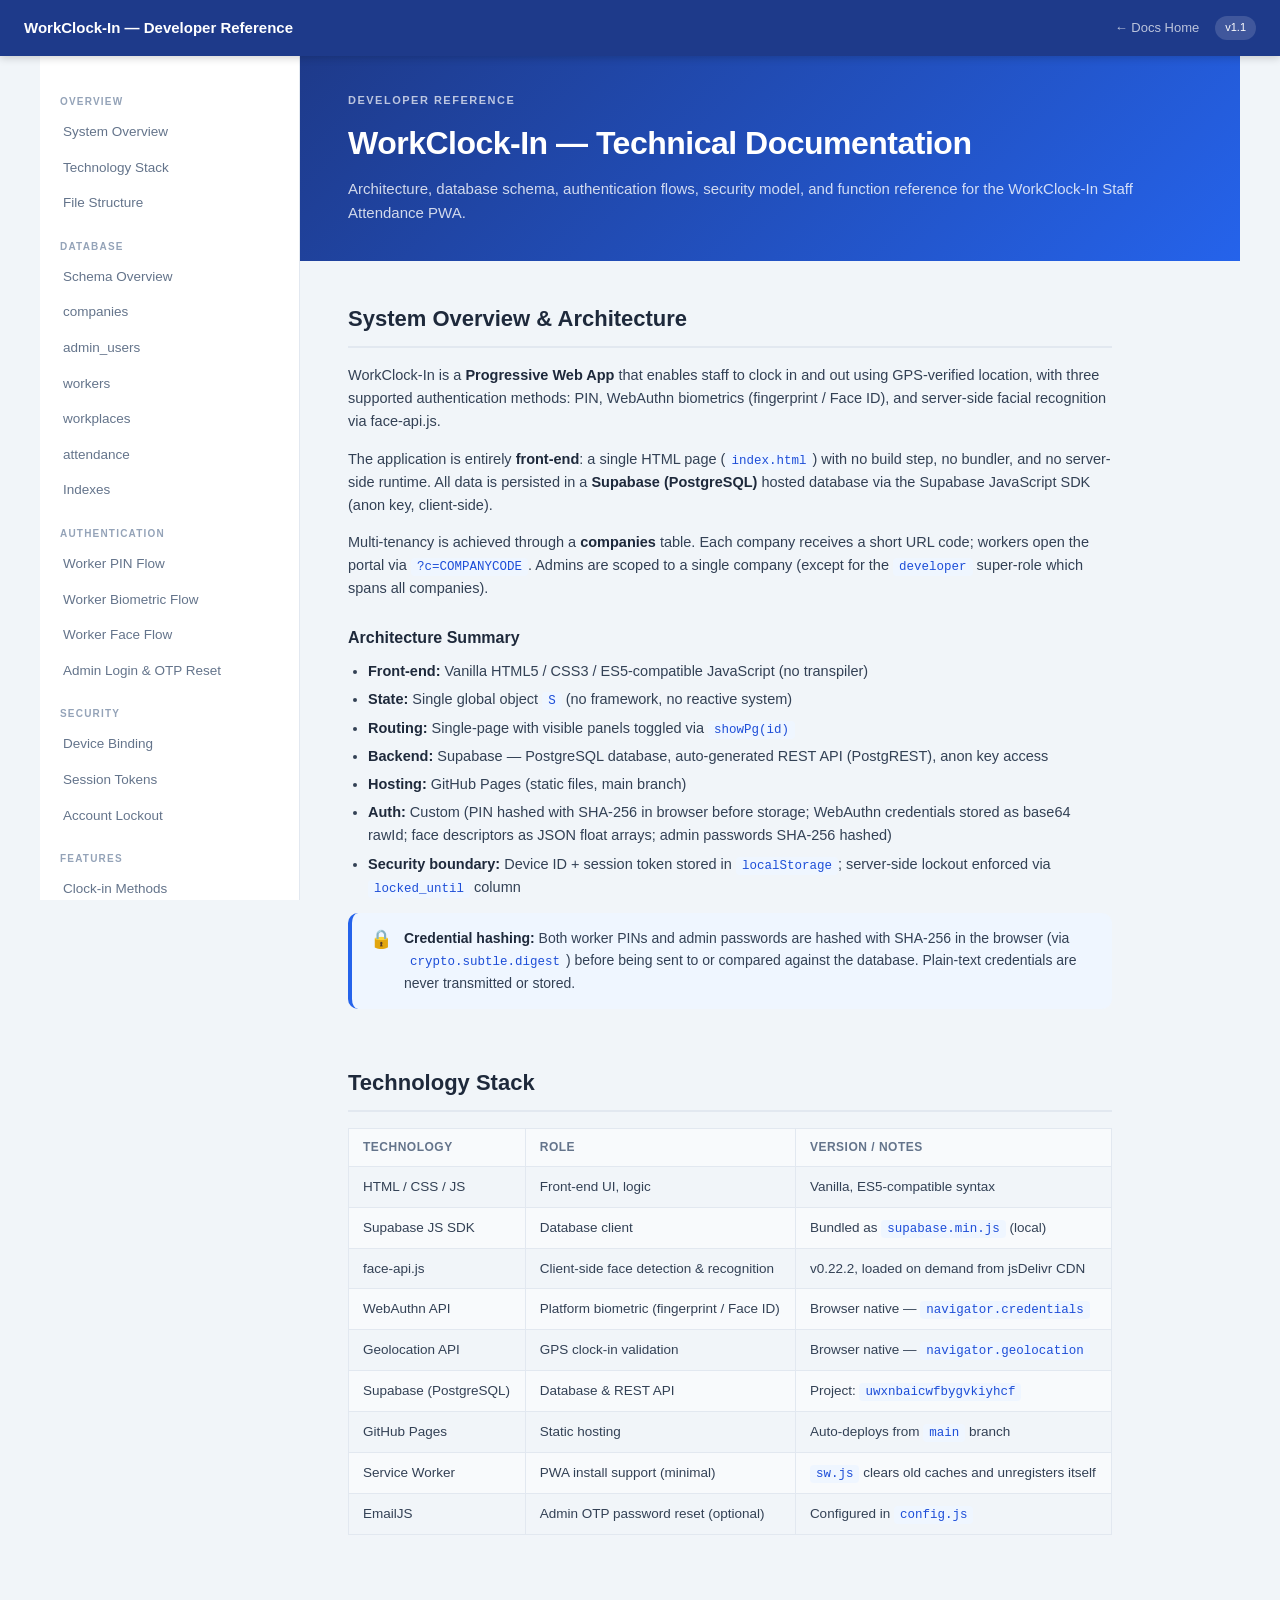
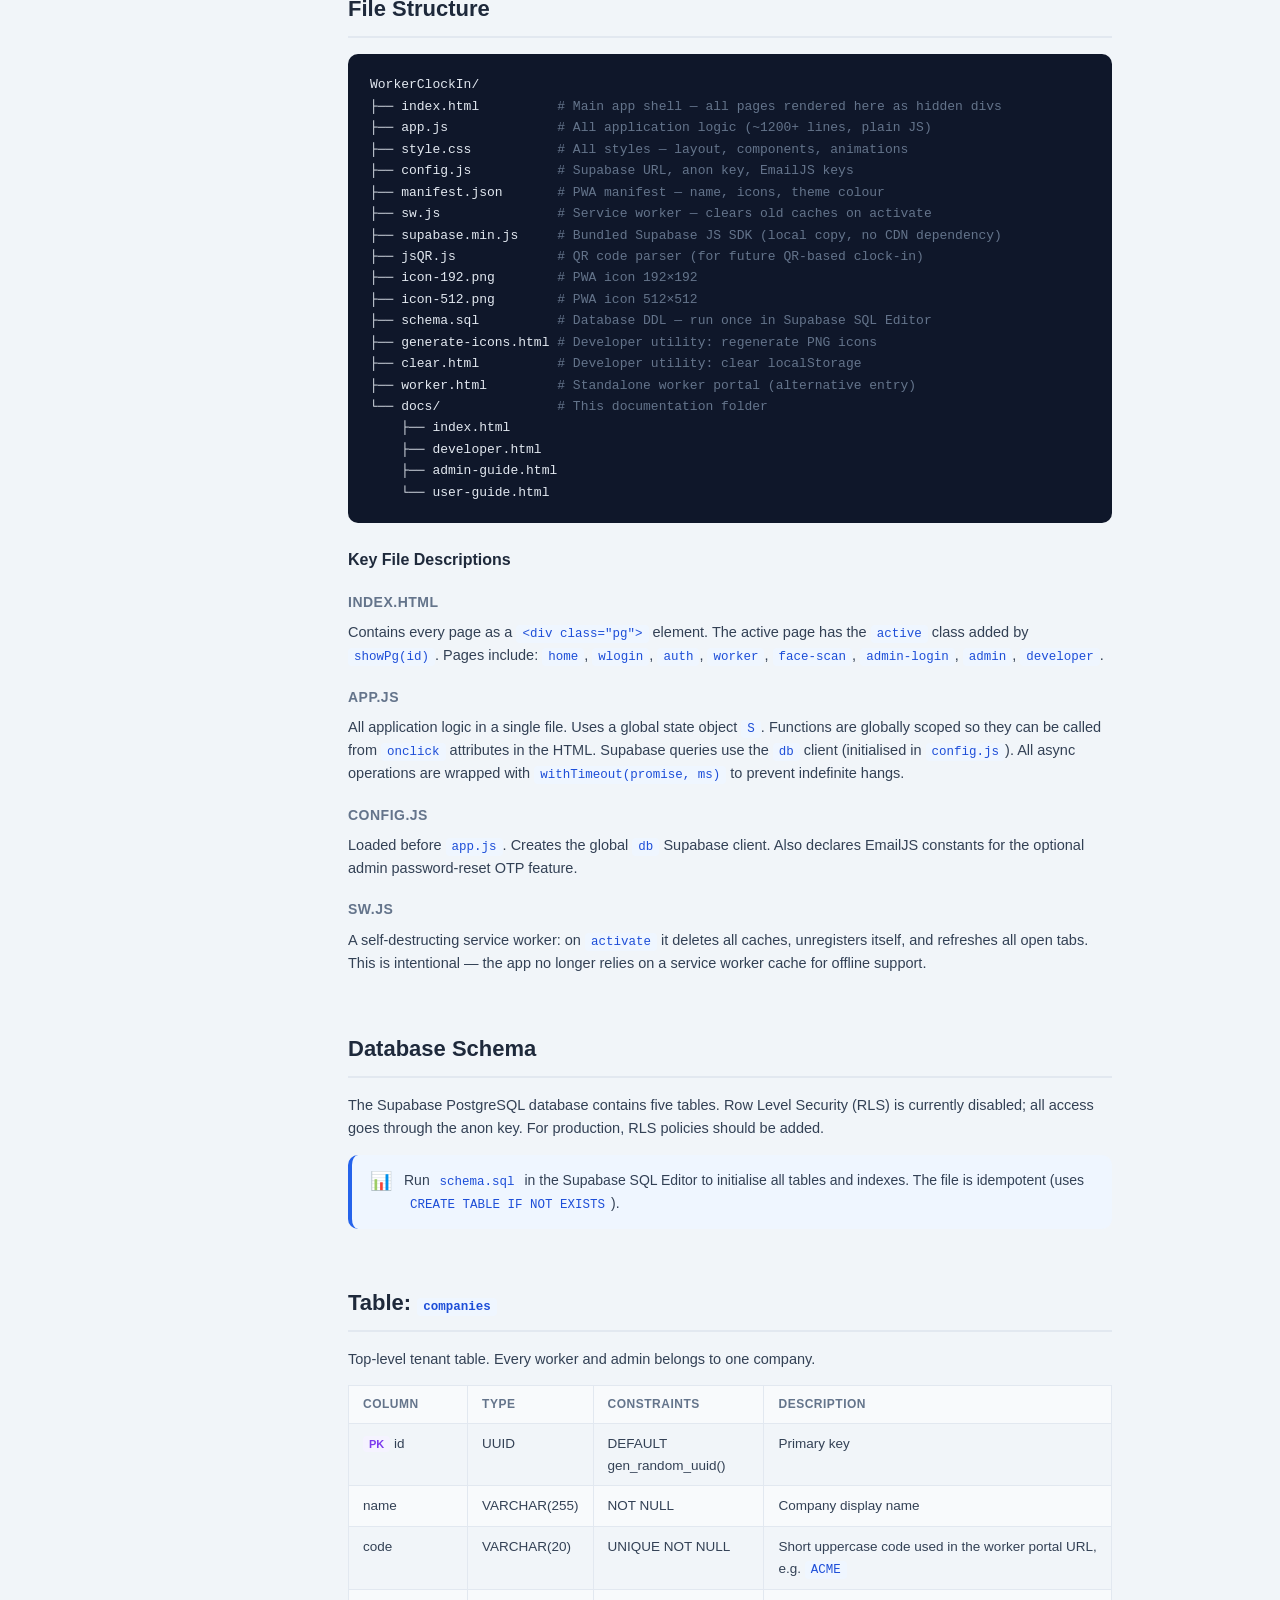
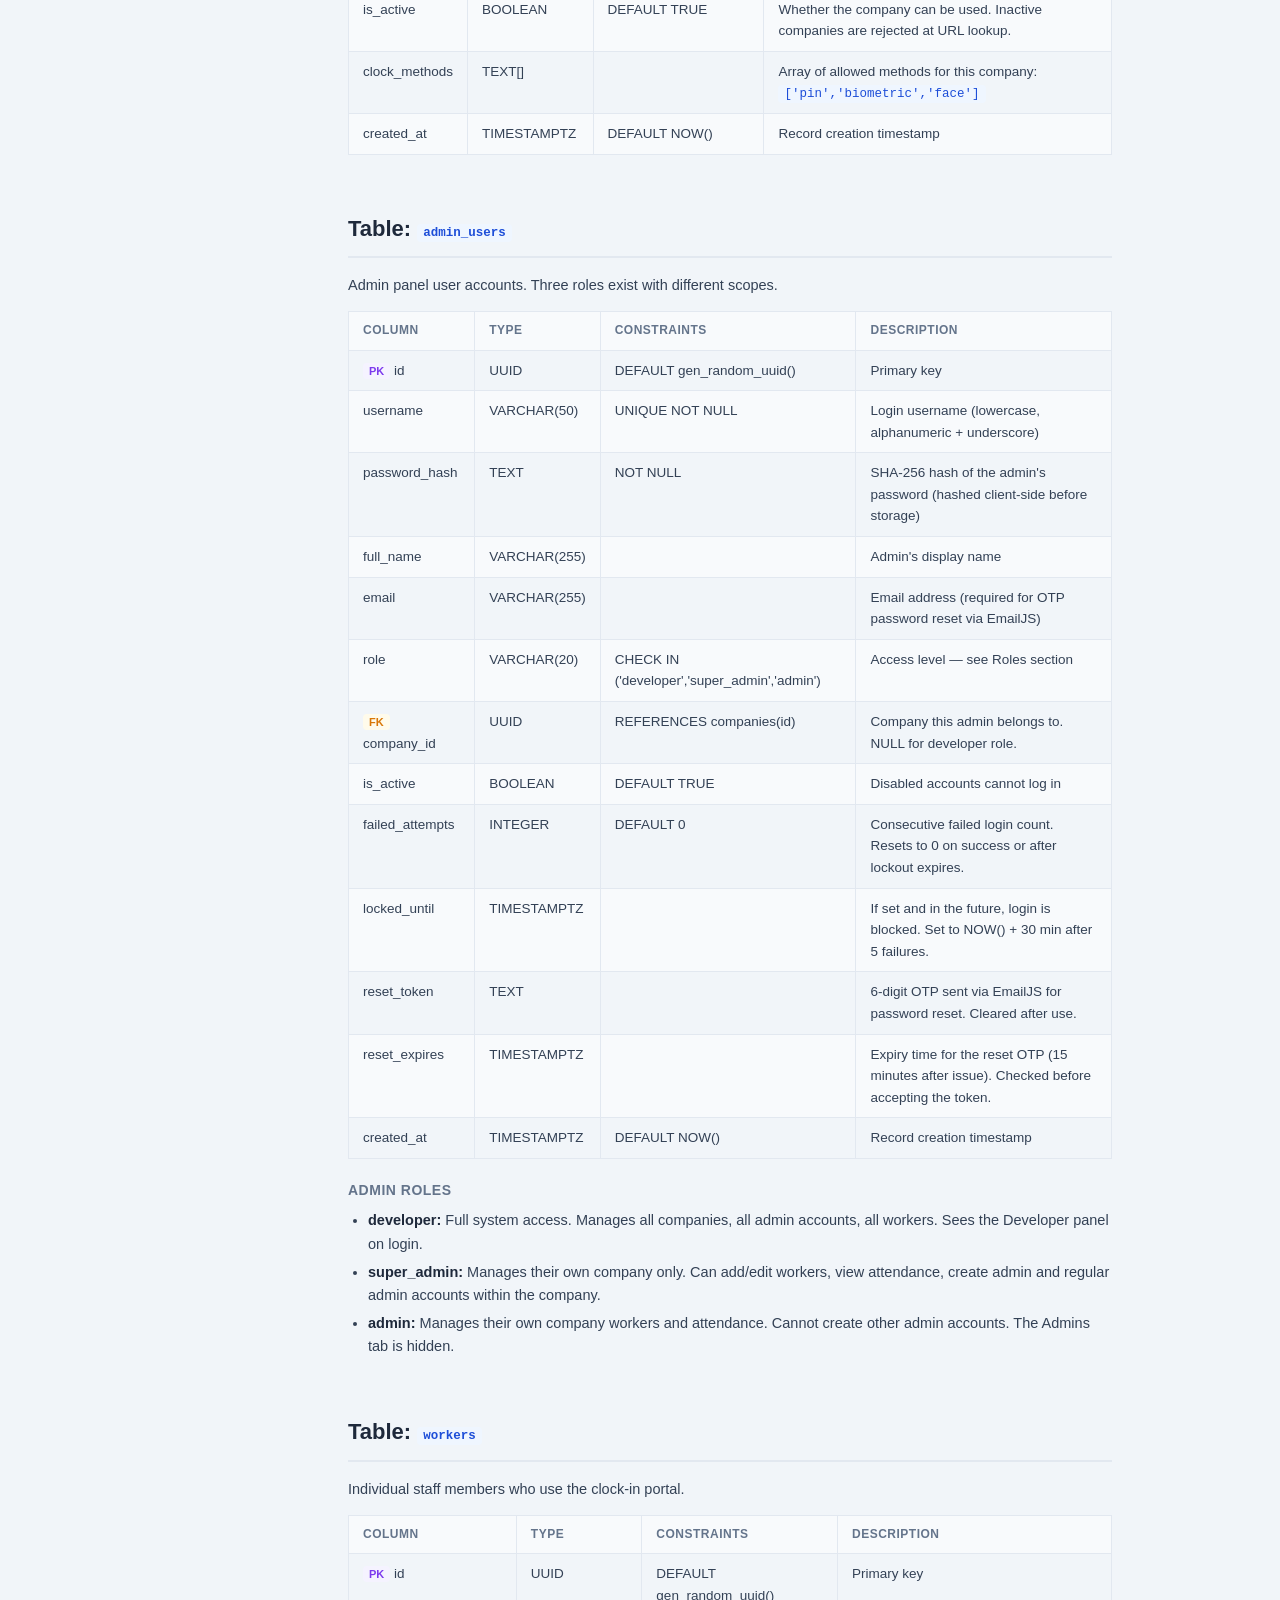
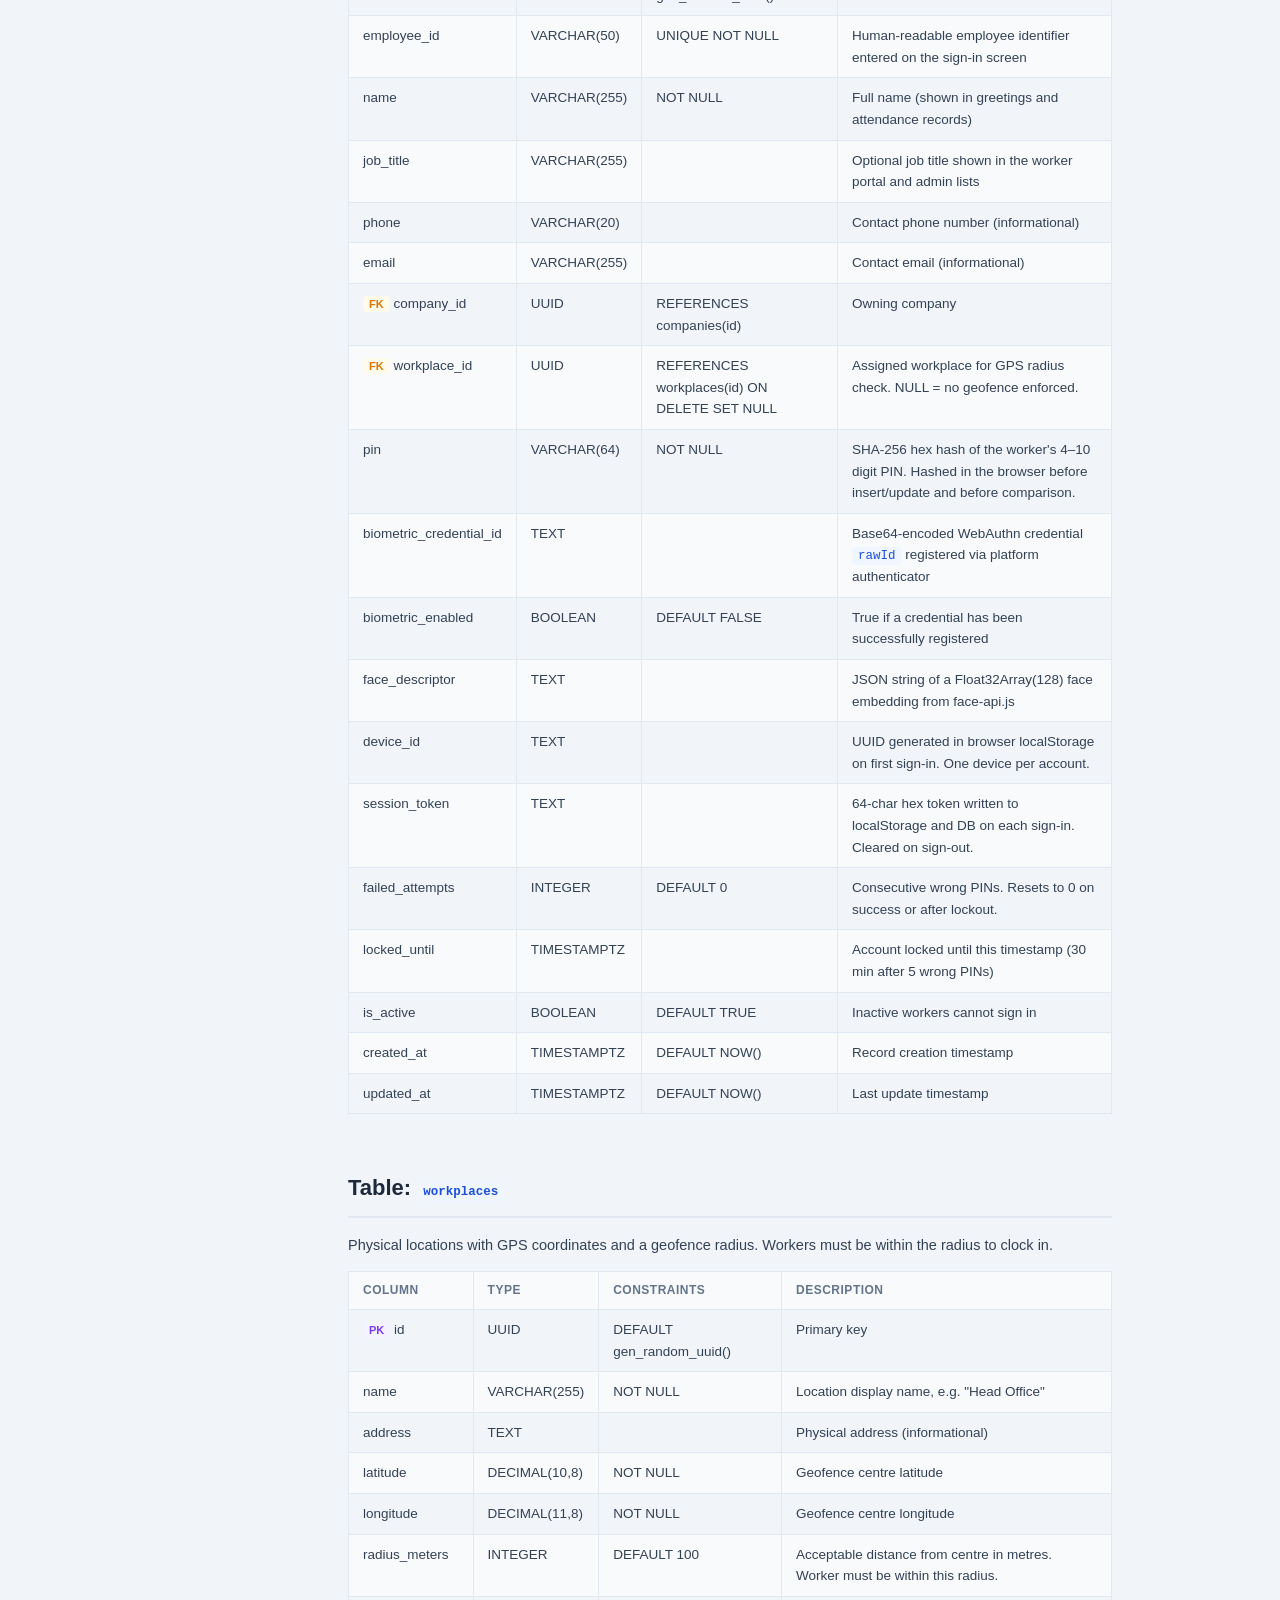
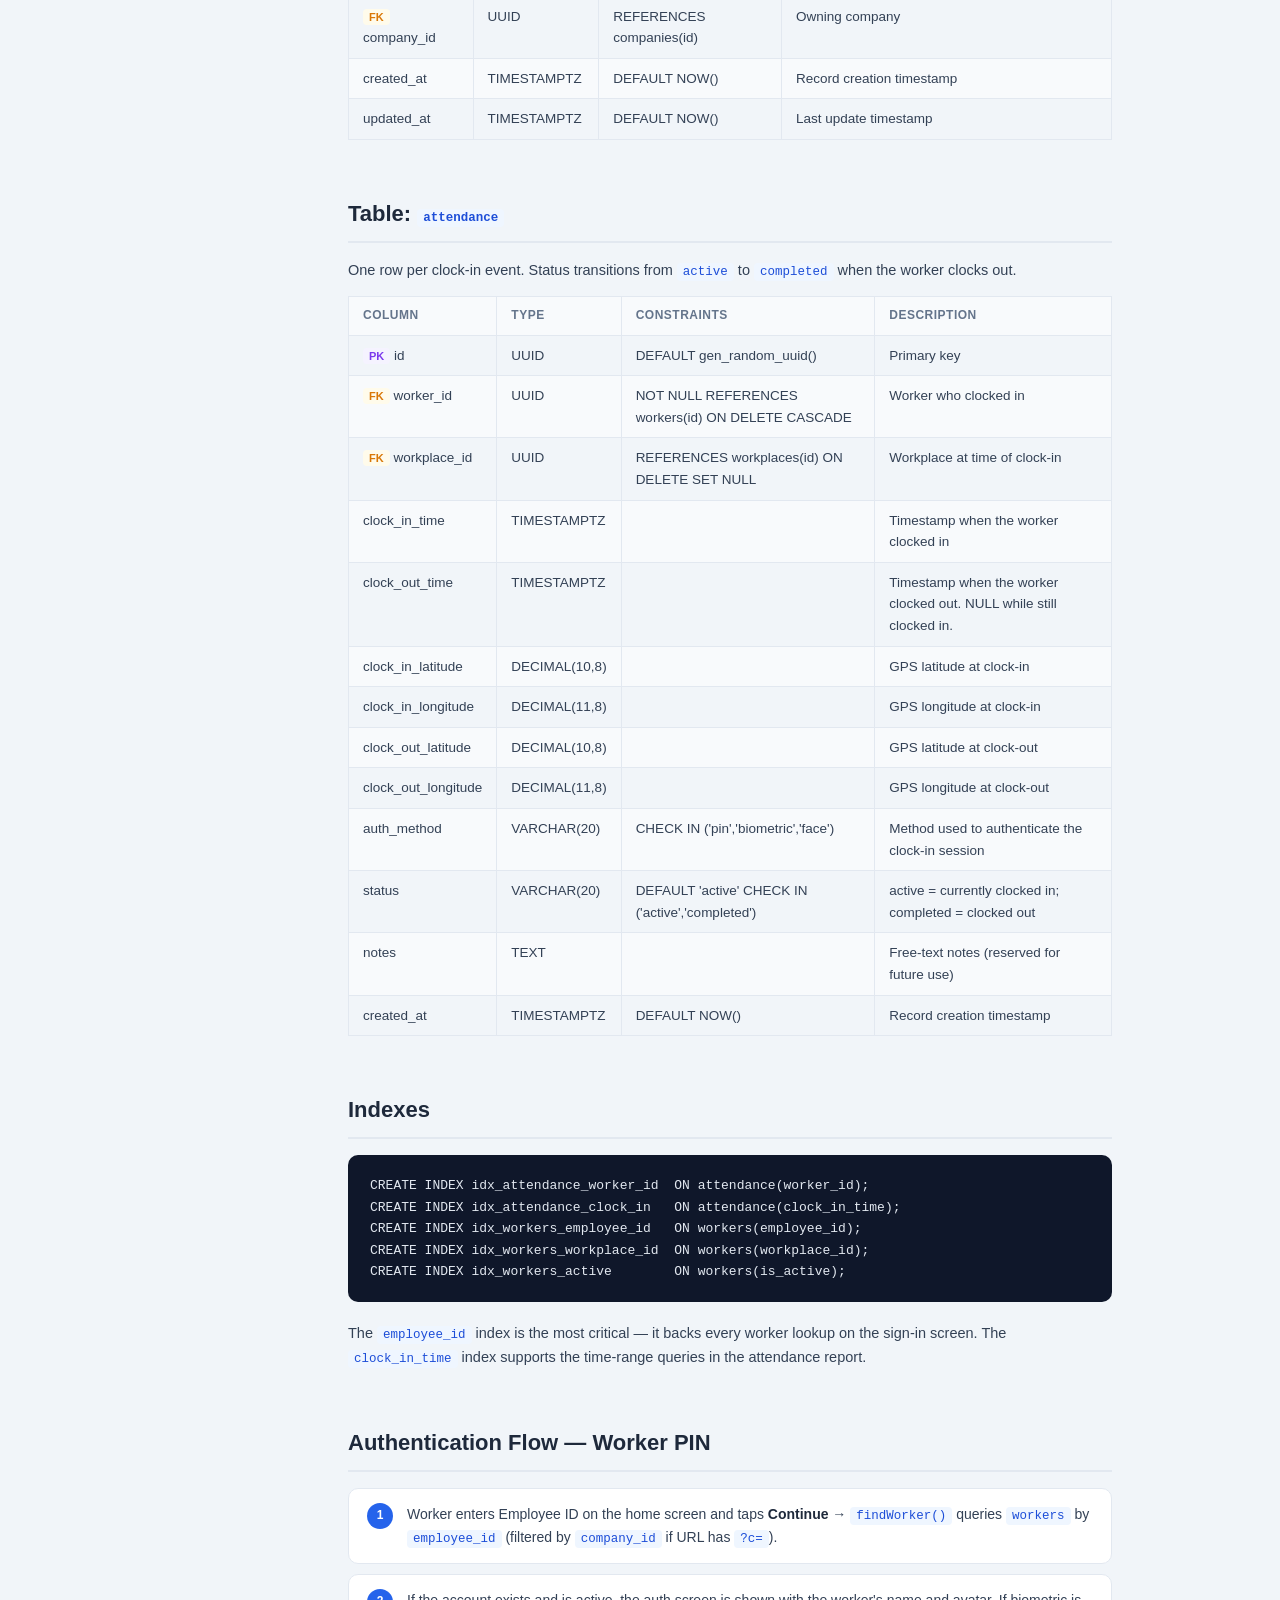
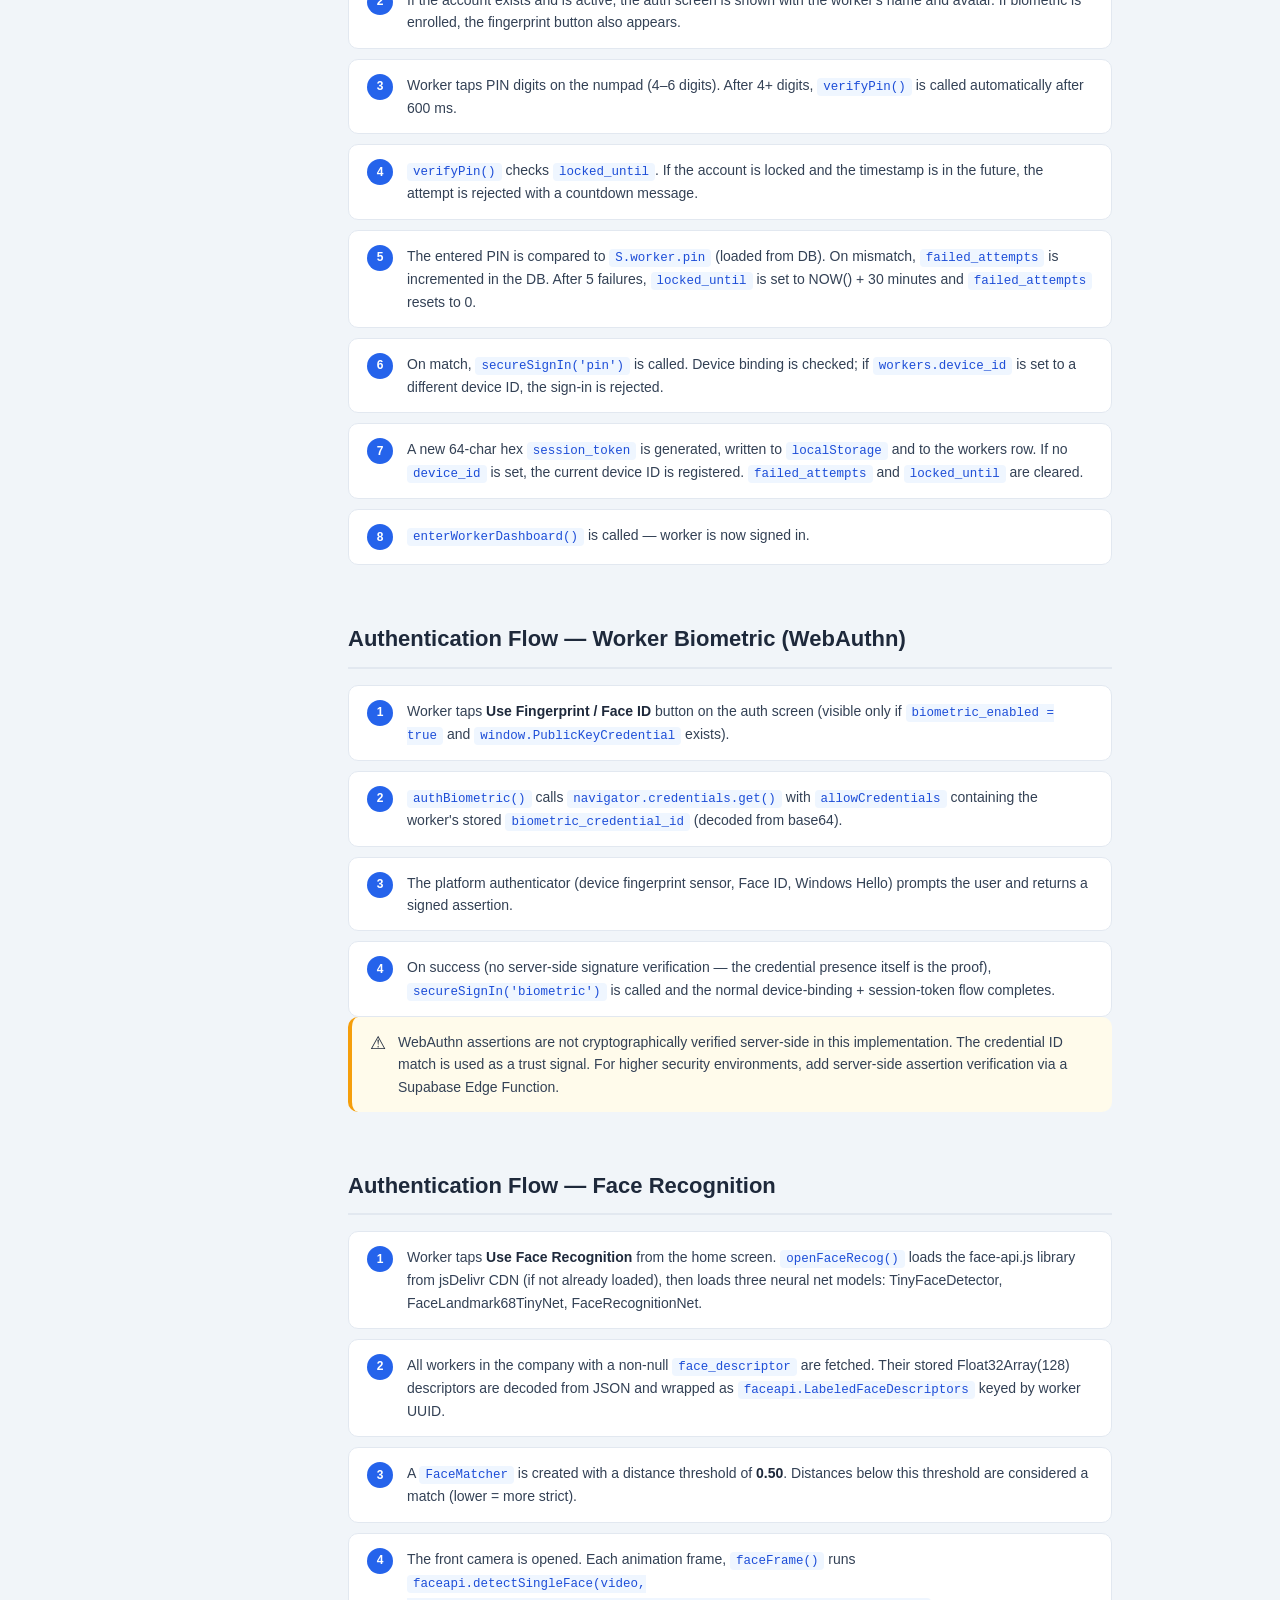
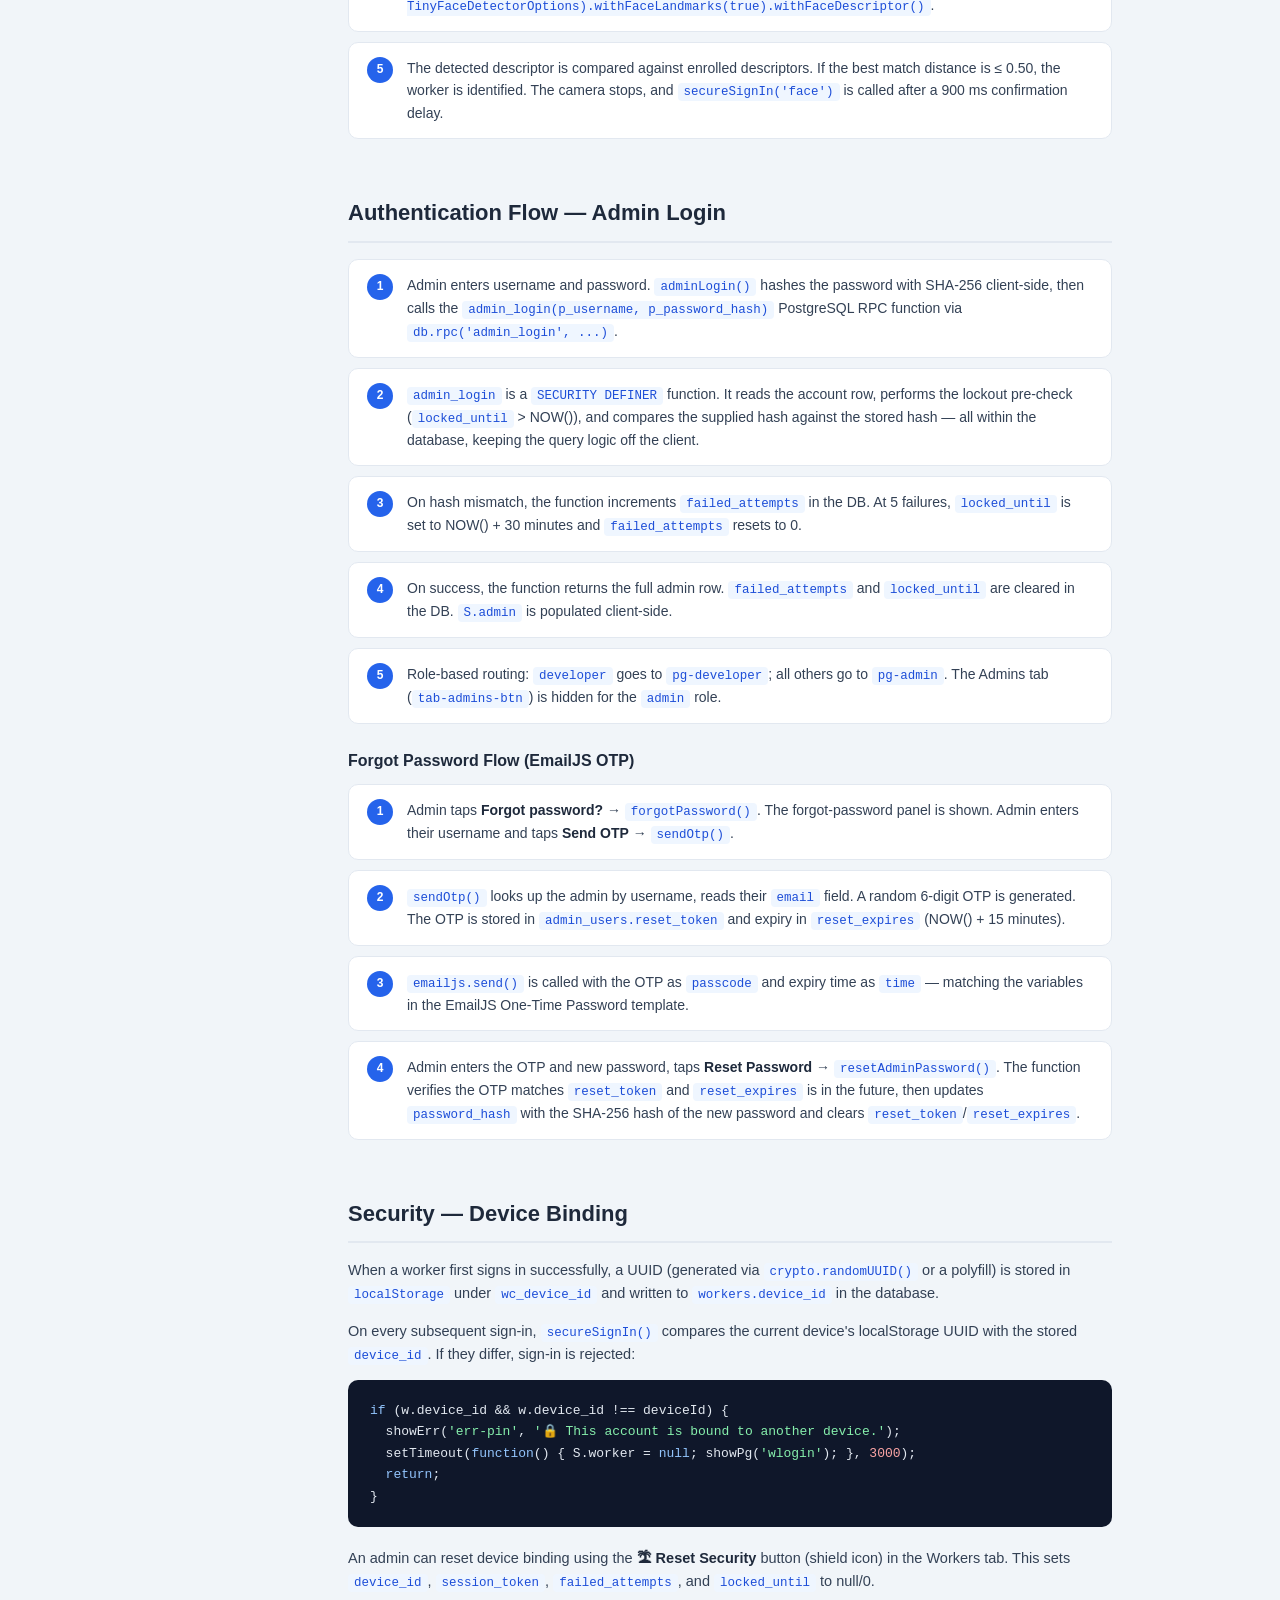
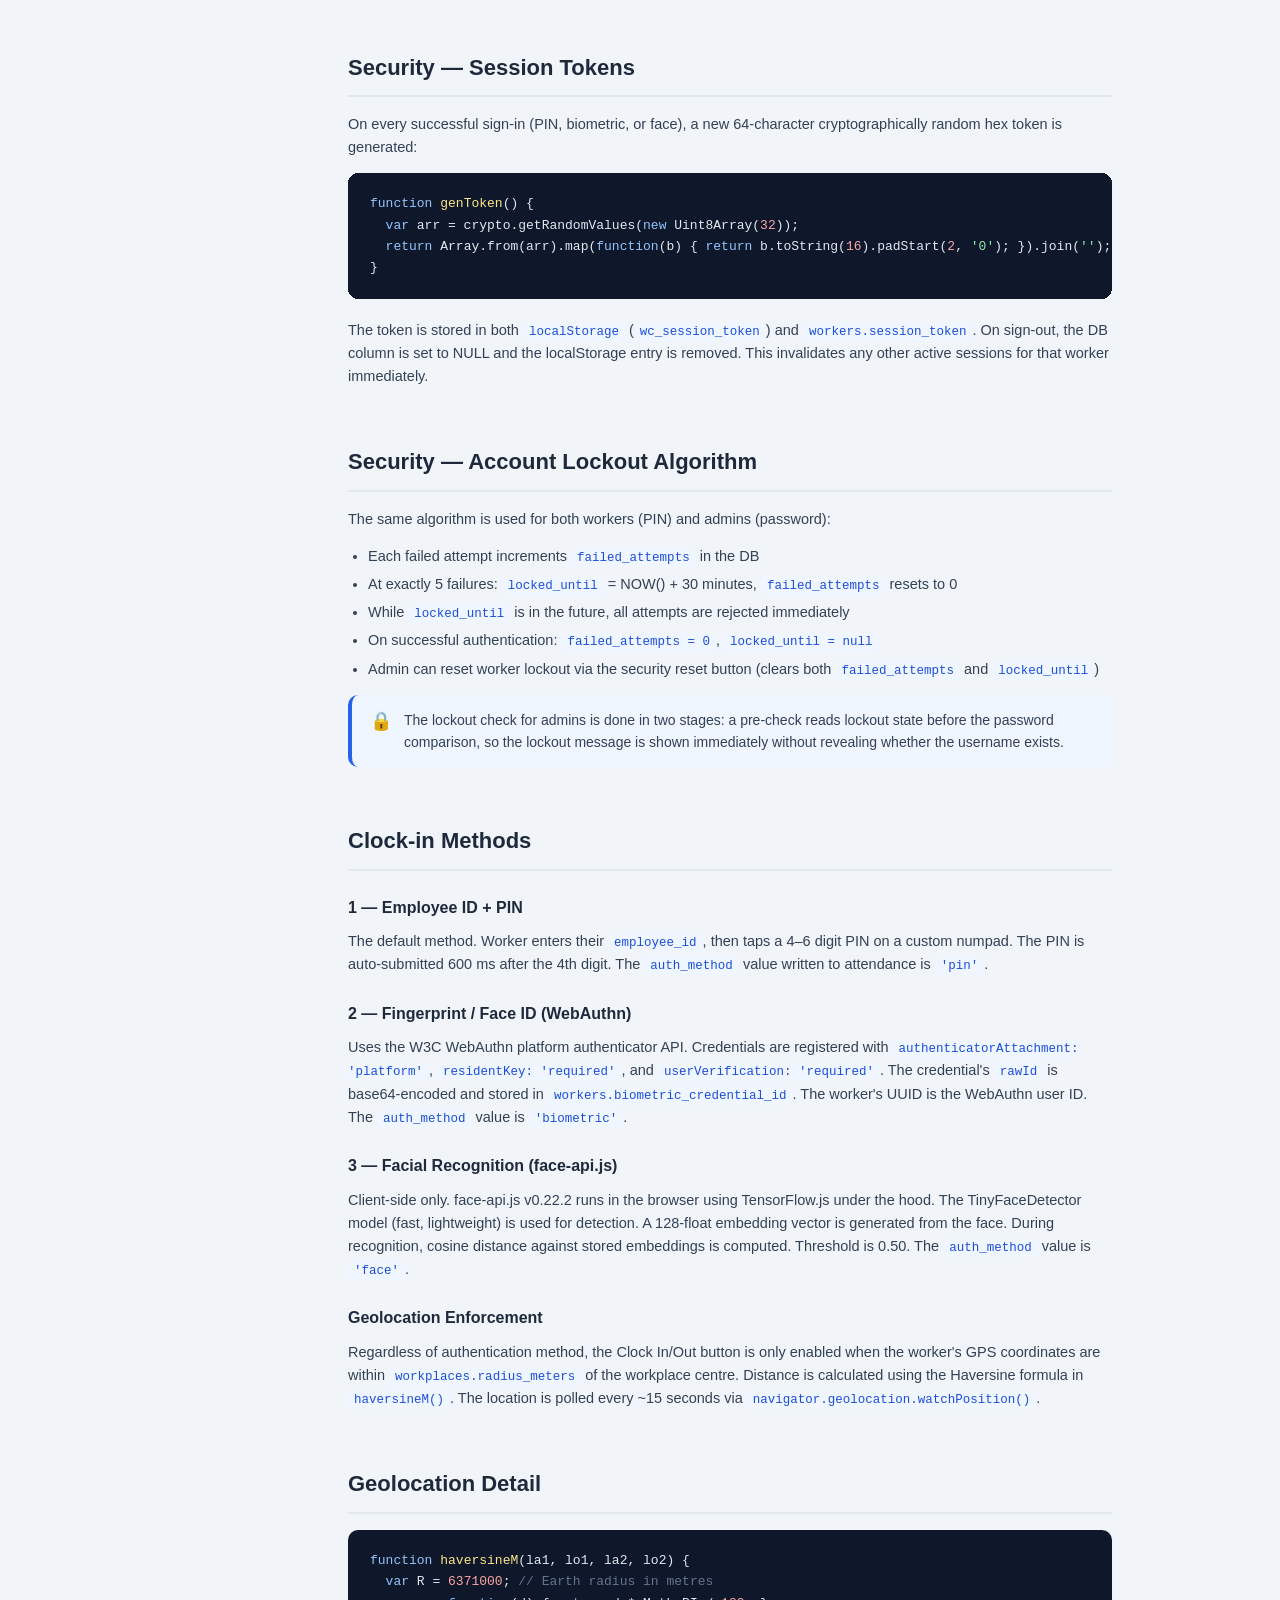
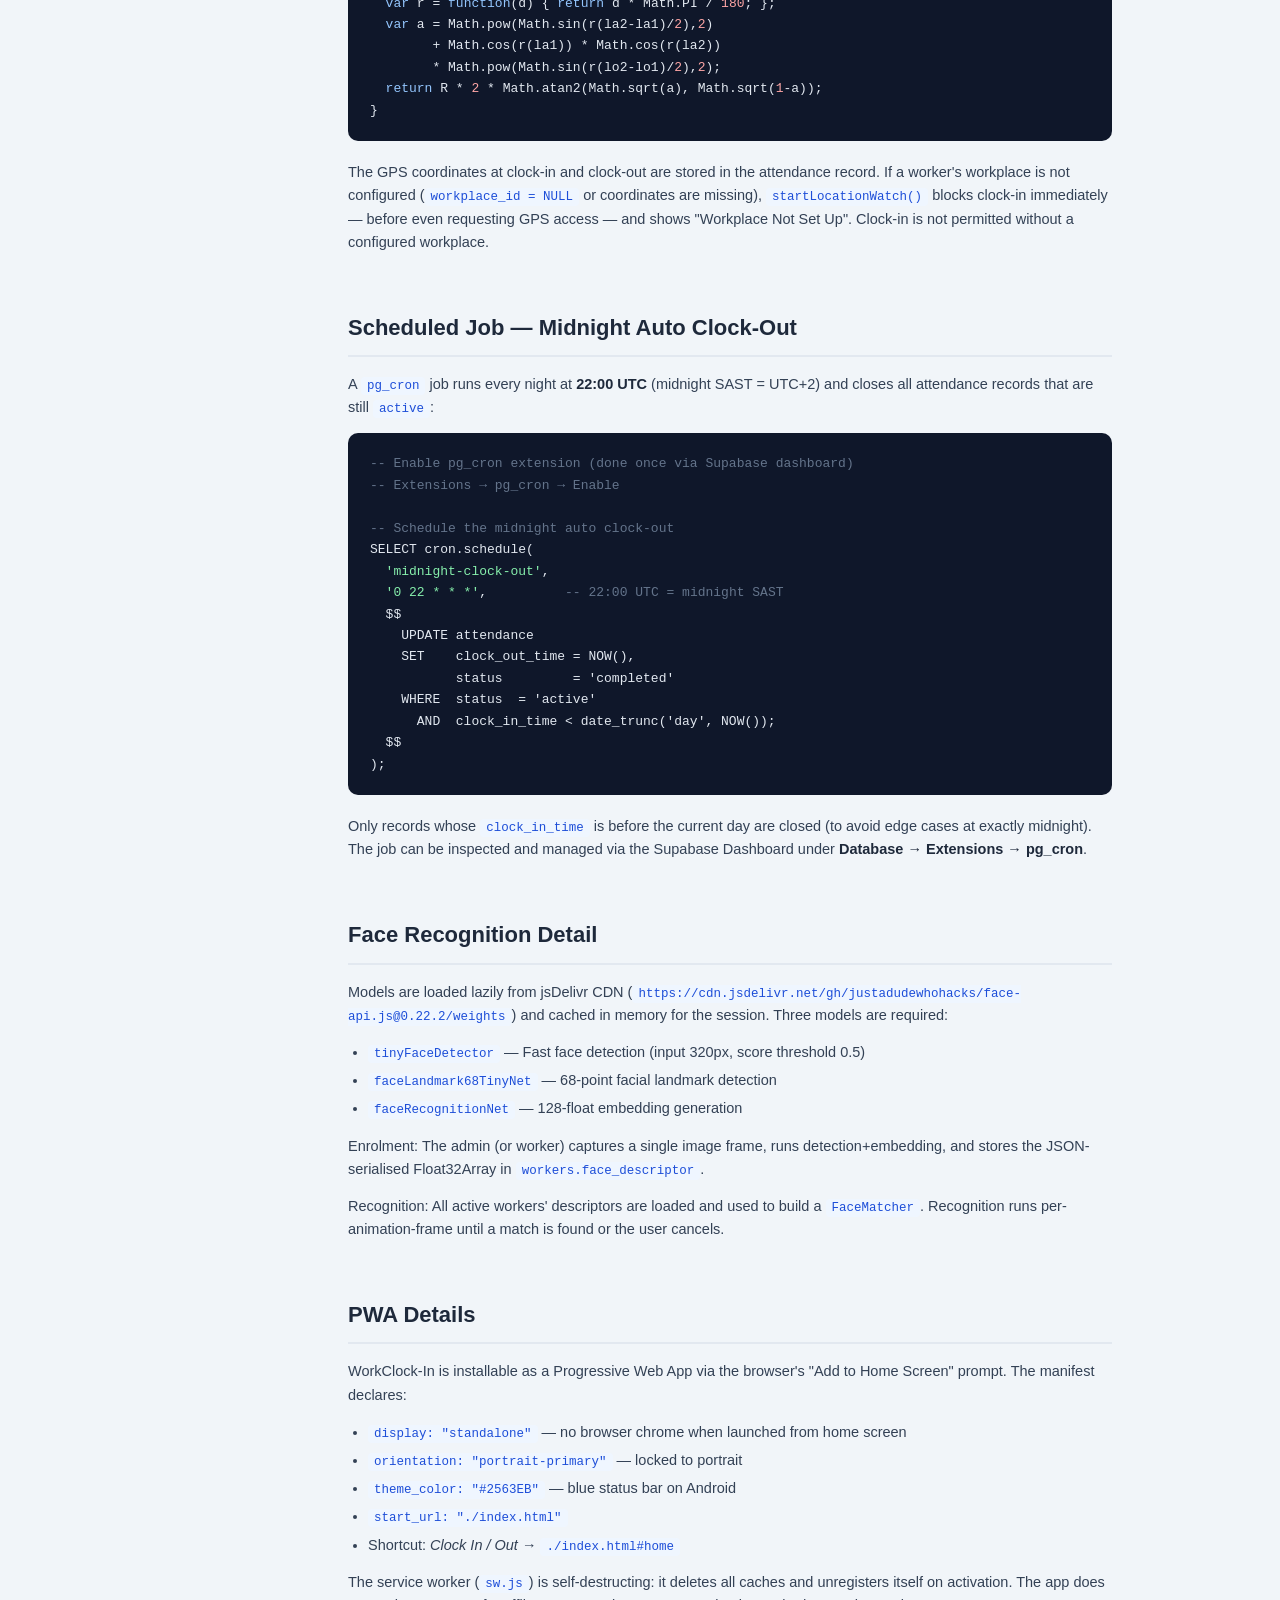
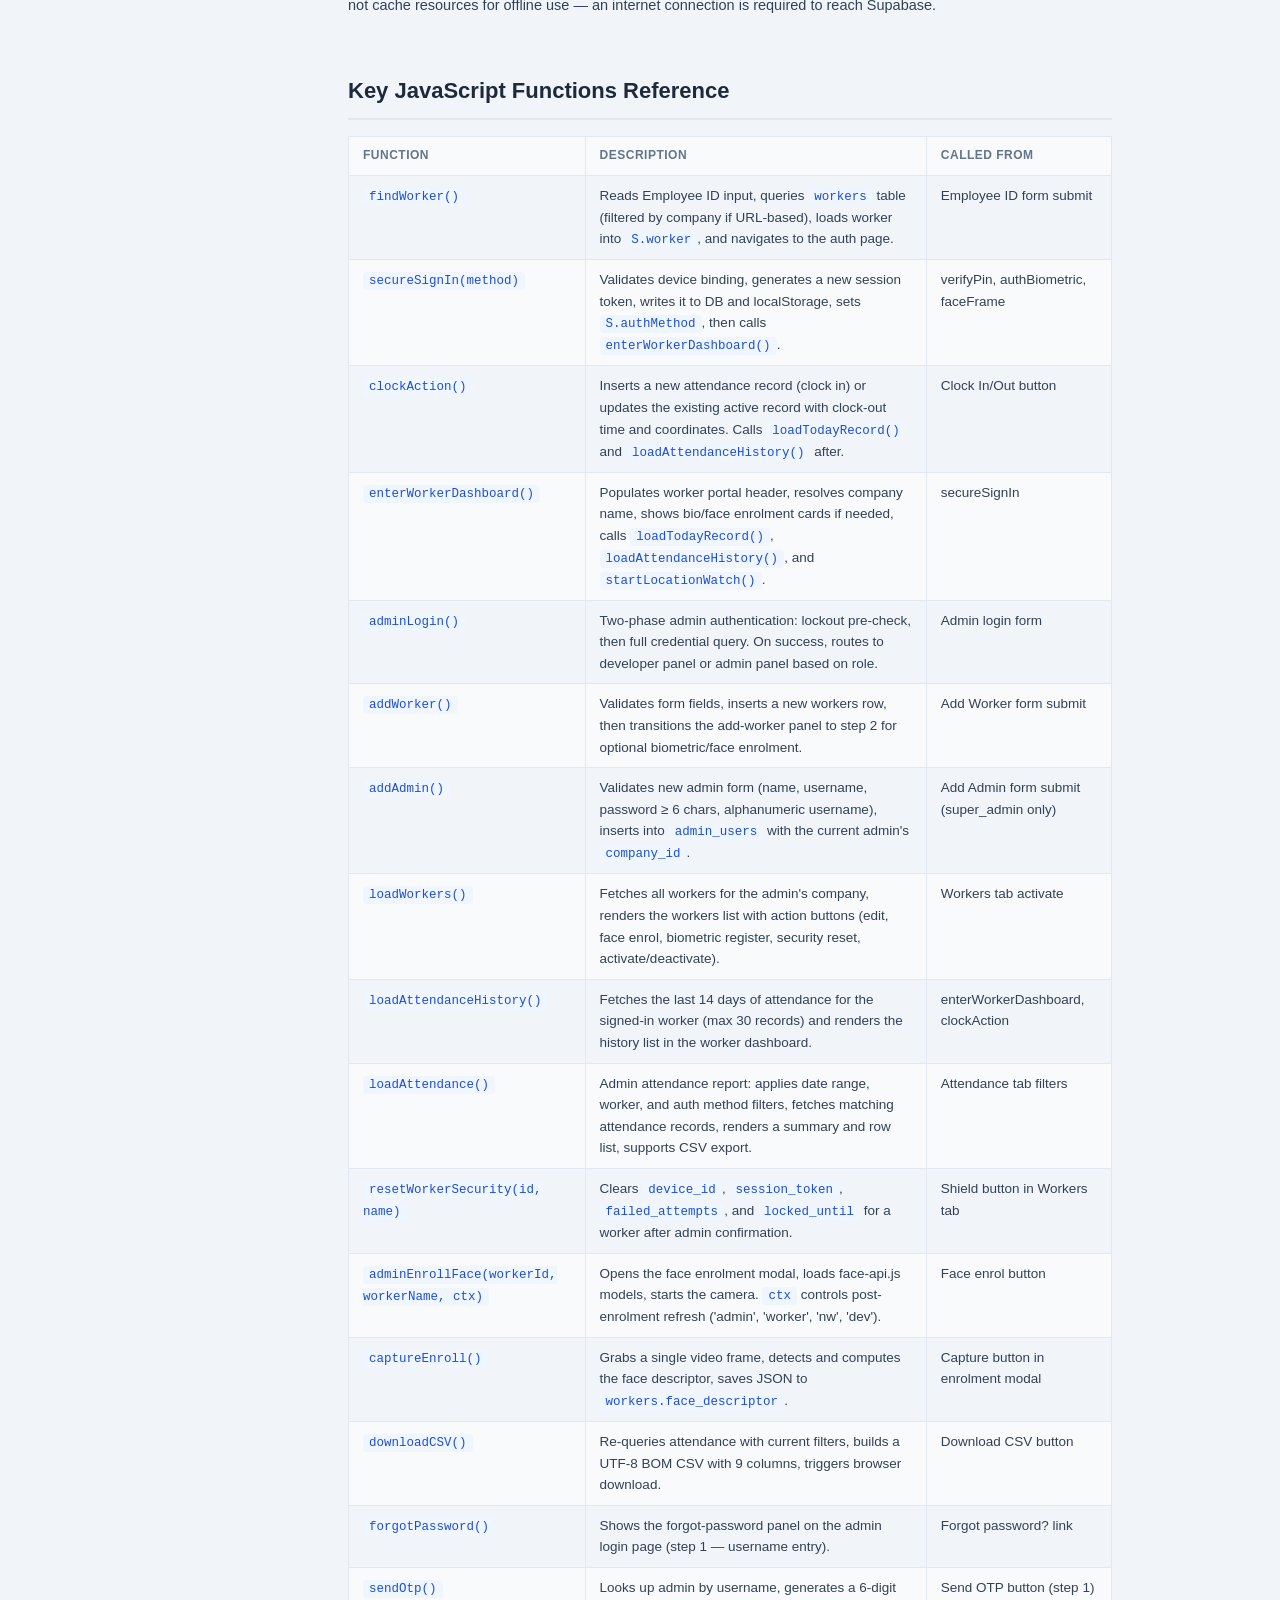
<file: docs/developer.html>
<!DOCTYPE html>
<html lang="en">
<head>
  <meta charset="UTF-8" />
  <meta name="viewport" content="width=device-width, initial-scale=1.0" />
  <title>Developer Reference — WorkClock-In</title>
  <style>
    *, *::before, *::after { box-sizing: border-box; margin: 0; padding: 0; }
    :root {
      --blue:   #2563EB;
      --dark:   #1E3A8A;
      --bg:     #F1F5F9;
      --text:   #1E293B;
      --muted:  #64748B;
      --border: #E2E8F0;
      --white:  #ffffff;
      --sidebar-w: 260px;
    }
    html { scroll-behavior: smooth; }
    body {
      font-family: -apple-system, BlinkMacSystemFont, 'Segoe UI', Roboto, sans-serif;
      background: var(--bg);
      color: var(--text);
      line-height: 1.6;
    }

    /* ── Top Bar ── */
    .topbar {
      position: sticky;
      top: 0;
      z-index: 100;
      background: var(--dark);
      color: #fff;
      display: flex;
      align-items: center;
      gap: 16px;
      padding: 0 24px;
      height: 56px;
      box-shadow: 0 2px 8px rgba(0,0,0,0.18);
    }
    .topbar a { color: rgba(255,255,255,0.7); text-decoration: none; font-size: 13px; }
    .topbar a:hover { color: #fff; }
    .topbar-title {
      font-size: 15px;
      font-weight: 700;
      color: #fff;
      margin-right: auto;
    }
    .topbar-badge {
      font-size: 11px;
      background: rgba(255,255,255,0.15);
      border-radius: 20px;
      padding: 3px 10px;
    }

    /* ── Layout ── */
    .layout {
      display: flex;
      max-width: 1200px;
      margin: 0 auto;
      min-height: calc(100vh - 56px);
    }

    /* ── Sidebar ── */
    aside {
      width: var(--sidebar-w);
      flex-shrink: 0;
      background: var(--white);
      border-right: 1px solid var(--border);
      position: sticky;
      top: 56px;
      height: calc(100vh - 56px);
      overflow-y: auto;
      padding: 20px 0;
    }
    .nav-section {
      padding: 6px 20px 4px;
      font-size: 10px;
      font-weight: 700;
      text-transform: uppercase;
      letter-spacing: 1.2px;
      color: #94A3B8;
      margin-top: 12px;
    }
    aside a {
      display: block;
      padding: 7px 20px;
      font-size: 13.5px;
      color: var(--muted);
      text-decoration: none;
      border-left: 3px solid transparent;
      transition: all 0.12s;
    }
    aside a:hover {
      color: var(--blue);
      background: #EFF6FF;
      border-left-color: var(--blue);
    }

    /* ── Content ── */
    .content {
      flex: 1;
      padding: 40px 48px;
      max-width: 860px;
    }
    .content > section {
      margin-bottom: 56px;
    }
    h1 { font-size: 30px; font-weight: 800; letter-spacing: -0.5px; margin-bottom: 10px; }
    h2 {
      font-size: 22px;
      font-weight: 700;
      margin-bottom: 16px;
      padding-bottom: 10px;
      border-bottom: 2px solid var(--border);
      color: var(--text);
    }
    h3 { font-size: 16px; font-weight: 700; margin: 24px 0 10px; color: var(--text); }
    h4 { font-size: 14px; font-weight: 700; margin: 18px 0 8px; color: var(--muted); text-transform: uppercase; letter-spacing: 0.5px; }
    p { margin-bottom: 14px; font-size: 14.5px; color: #334155; }
    ul, ol { padding-left: 20px; margin-bottom: 14px; }
    li { font-size: 14.5px; color: #334155; margin-bottom: 5px; }
    strong { color: var(--text); }

    /* ── Code ── */
    code {
      font-family: 'SFMono-Regular', Consolas, 'Liberation Mono', monospace;
      font-size: 12.5px;
      background: #EFF6FF;
      color: #1D4ED8;
      padding: 2px 6px;
      border-radius: 4px;
    }
    pre {
      background: #0F172A;
      color: #E2E8F0;
      border-radius: 10px;
      padding: 20px 22px;
      overflow-x: auto;
      font-size: 13px;
      line-height: 1.65;
      margin: 14px 0 20px;
      font-family: 'SFMono-Regular', Consolas, 'Liberation Mono', monospace;
    }
    pre code { background: none; color: inherit; padding: 0; font-size: inherit; }
    .comment { color: #64748B; }
    .kw  { color: #93C5FD; }
    .str { color: #86EFAC; }
    .num { color: #FCA5A5; }
    .fn  { color: #FDE68A; }

    /* ── Tables ── */
    .table-wrap { overflow-x: auto; margin-bottom: 20px; }
    table { border-collapse: collapse; width: 100%; font-size: 13.5px; }
    th {
      background: #F8FAFC;
      border: 1px solid var(--border);
      padding: 9px 14px;
      text-align: left;
      font-weight: 700;
      color: var(--muted);
      font-size: 12px;
      text-transform: uppercase;
      letter-spacing: 0.5px;
    }
    td { border: 1px solid var(--border); padding: 9px 14px; color: #334155; vertical-align: top; }
    tr:nth-child(even) td { background: #F8FAFC; }
    .pk  { color: #7C3AED; font-weight: 700; font-size: 11px; background: #F5F3FF; padding: 2px 6px; border-radius: 4px; }
    .fk  { color: #D97706; font-weight: 700; font-size: 11px; background: #FFFBEB; padding: 2px 6px; border-radius: 4px; }

    /* ── Callout ── */
    .callout {
      border-radius: 10px;
      padding: 14px 18px;
      margin-bottom: 18px;
      font-size: 14px;
      display: flex;
      gap: 12px;
    }
    .callout.info  { background: #EFF6FF; border-left: 4px solid var(--blue); }
    .callout.warn  { background: #FFFBEB; border-left: 4px solid #F59E0B; }
    .callout.danger { background: #FEF2F2; border-left: 4px solid #EF4444; }
    .callout-icon { font-size: 18px; flex-shrink: 0; line-height: 1.4; }
    .callout-body { color: #334155; }

    /* ── Page Header ── */
    .page-header {
      background: linear-gradient(135deg, var(--dark) 0%, var(--blue) 100%);
      color: #fff;
      padding: 36px 48px;
    }
    .page-header .tag {
      font-size: 11px;
      font-weight: 700;
      text-transform: uppercase;
      letter-spacing: 1.5px;
      opacity: 0.7;
      margin-bottom: 8px;
    }
    .page-header h1 { color: #fff; font-size: 32px; margin-bottom: 8px; }
    .page-header p { color: rgba(255,255,255,0.8); margin-bottom: 0; font-size: 15px; }

    /* ── Flow Steps ── */
    .flow { counter-reset: step; display: flex; flex-direction: column; gap: 10px; }
    .flow-step {
      display: flex;
      gap: 14px;
      align-items: flex-start;
      background: var(--white);
      border: 1px solid var(--border);
      border-radius: 10px;
      padding: 14px 18px;
    }
    .flow-step::before {
      counter-increment: step;
      content: counter(step);
      width: 26px;
      height: 26px;
      background: var(--blue);
      color: #fff;
      border-radius: 50%;
      display: flex;
      align-items: center;
      justify-content: center;
      font-size: 12px;
      font-weight: 700;
      flex-shrink: 0;
    }
    .flow-step p { margin: 0; font-size: 14px; }

    /* ── Footer ── */
    footer {
      background: var(--white);
      border-top: 1px solid var(--border);
      padding: 22px 48px;
      text-align: center;
      font-size: 13px;
      color: #94A3B8;
    }

    @media (max-width: 768px) {
      aside { display: none; }
      .content { padding: 24px 20px; }
      .page-header { padding: 28px 20px; }
    }
  </style>
</head>
<body>

<div class="topbar">
  <span class="topbar-title">WorkClock-In &mdash; Developer Reference</span>
  <a href="index.html">&larr; Docs Home</a>
  <span class="topbar-badge">v1.1</span>
</div>

<div class="layout">

  <!-- Sidebar -->
  <aside>
    <div class="nav-section">Overview</div>
    <a href="#overview">System Overview</a>
    <a href="#stack">Technology Stack</a>
    <a href="#files">File Structure</a>

    <div class="nav-section">Database</div>
    <a href="#schema">Schema Overview</a>
    <a href="#tbl-companies">companies</a>
    <a href="#tbl-admin-users">admin_users</a>
    <a href="#tbl-workers">workers</a>
    <a href="#tbl-workplaces">workplaces</a>
    <a href="#tbl-attendance">attendance</a>
    <a href="#indexes">Indexes</a>

    <div class="nav-section">Authentication</div>
    <a href="#auth-worker-pin">Worker PIN Flow</a>
    <a href="#auth-worker-bio">Worker Biometric Flow</a>
    <a href="#auth-worker-face">Worker Face Flow</a>
    <a href="#auth-admin">Admin Login &amp; OTP Reset</a>

    <div class="nav-section">Security</div>
    <a href="#device-binding">Device Binding</a>
    <a href="#session-tokens">Session Tokens</a>
    <a href="#lockout">Account Lockout</a>

    <div class="nav-section">Features</div>
    <a href="#clock-methods">Clock-in Methods</a>
    <a href="#geolocation">Geolocation</a>
    <a href="#pg-cron">Auto Clock-Out (pg_cron)</a>
    <a href="#face-recog">Face Recognition</a>
    <a href="#pwa">PWA Details</a>

    <div class="nav-section">Functions</div>
    <a href="#fn-ref">JS Function Reference</a>

    <div class="nav-section">Setup</div>
    <a href="#config">config.js</a>
    <a href="#deployment">Deployment</a>
    <a href="#local-dev">Local Development</a>
    <a href="#add-company">Adding a Company</a>
    <a href="#extending">Extending the System</a>
  </aside>

  <!-- Main Content -->
  <div style="flex:1; display:flex; flex-direction:column;">

    <div class="page-header">
      <div class="tag">Developer Reference</div>
      <h1>WorkClock-In — Technical Documentation</h1>
      <p>Architecture, database schema, authentication flows, security model, and function reference for the WorkClock-In Staff Attendance PWA.</p>
    </div>

    <div class="content">

      <!-- ── Overview ── -->
      <section id="overview">
        <h2>System Overview &amp; Architecture</h2>
        <p>WorkClock-In is a <strong>Progressive Web App</strong> that enables staff to clock in and out using GPS-verified location, with three supported authentication methods: PIN, WebAuthn biometrics (fingerprint / Face ID), and server-side facial recognition via face-api.js.</p>
        <p>The application is entirely <strong>front-end</strong>: a single HTML page (<code>index.html</code>) with no build step, no bundler, and no server-side runtime. All data is persisted in a <strong>Supabase (PostgreSQL)</strong> hosted database via the Supabase JavaScript SDK (anon key, client-side).</p>
        <p>Multi-tenancy is achieved through a <strong>companies</strong> table. Each company receives a short URL code; workers open the portal via <code>?c=COMPANYCODE</code>. Admins are scoped to a single company (except for the <code>developer</code> super-role which spans all companies).</p>

        <h3>Architecture Summary</h3>
        <ul>
          <li><strong>Front-end:</strong> Vanilla HTML5 / CSS3 / ES5-compatible JavaScript (no transpiler)</li>
          <li><strong>State:</strong> Single global object <code>S</code> (no framework, no reactive system)</li>
          <li><strong>Routing:</strong> Single-page with visible panels toggled via <code>showPg(id)</code></li>
          <li><strong>Backend:</strong> Supabase — PostgreSQL database, auto-generated REST API (PostgREST), anon key access</li>
          <li><strong>Hosting:</strong> GitHub Pages (static files, main branch)</li>
          <li><strong>Auth:</strong> Custom (PIN hashed with SHA-256 in browser before storage; WebAuthn credentials stored as base64 rawId; face descriptors as JSON float arrays; admin passwords SHA-256 hashed)</li>
          <li><strong>Security boundary:</strong> Device ID + session token stored in <code>localStorage</code>; server-side lockout enforced via <code>locked_until</code> column</li>
        </ul>

        <div class="callout info">
          <span class="callout-icon">&#128274;</span>
          <div class="callout-body"><strong>Credential hashing:</strong> Both worker PINs and admin passwords are hashed with SHA-256 in the browser (via <code>crypto.subtle.digest</code>) before being sent to or compared against the database. Plain-text credentials are never transmitted or stored.</div>
        </div>
      </section>

      <!-- ── Stack ── -->
      <section id="stack">
        <h2>Technology Stack</h2>
        <div class="table-wrap">
          <table>
            <thead><tr><th>Technology</th><th>Role</th><th>Version / Notes</th></tr></thead>
            <tbody>
              <tr><td>HTML / CSS / JS</td><td>Front-end UI, logic</td><td>Vanilla, ES5-compatible syntax</td></tr>
              <tr><td>Supabase JS SDK</td><td>Database client</td><td>Bundled as <code>supabase.min.js</code> (local)</td></tr>
              <tr><td>face-api.js</td><td>Client-side face detection &amp; recognition</td><td>v0.22.2, loaded on demand from jsDelivr CDN</td></tr>
              <tr><td>WebAuthn API</td><td>Platform biometric (fingerprint / Face ID)</td><td>Browser native — <code>navigator.credentials</code></td></tr>
              <tr><td>Geolocation API</td><td>GPS clock-in validation</td><td>Browser native — <code>navigator.geolocation</code></td></tr>
              <tr><td>Supabase (PostgreSQL)</td><td>Database &amp; REST API</td><td>Project: <code>uwxnbaicwfbygvkiyhcf</code></td></tr>
              <tr><td>GitHub Pages</td><td>Static hosting</td><td>Auto-deploys from <code>main</code> branch</td></tr>
              <tr><td>Service Worker</td><td>PWA install support (minimal)</td><td><code>sw.js</code> clears old caches and unregisters itself</td></tr>
              <tr><td>EmailJS</td><td>Admin OTP password reset (optional)</td><td>Configured in <code>config.js</code></td></tr>
            </tbody>
          </table>
        </div>
      </section>

      <!-- ── Files ── -->
      <section id="files">
        <h2>File Structure</h2>
        <pre><code>WorkerClockIn/
├── index.html          <span class="comment"># Main app shell — all pages rendered here as hidden divs</span>
├── app.js              <span class="comment"># All application logic (~1200+ lines, plain JS)</span>
├── style.css           <span class="comment"># All styles — layout, components, animations</span>
├── config.js           <span class="comment"># Supabase URL, anon key, EmailJS keys</span>
├── manifest.json       <span class="comment"># PWA manifest — name, icons, theme colour</span>
├── sw.js               <span class="comment"># Service worker — clears old caches on activate</span>
├── supabase.min.js     <span class="comment"># Bundled Supabase JS SDK (local copy, no CDN dependency)</span>
├── jsQR.js             <span class="comment"># QR code parser (for future QR-based clock-in)</span>
├── icon-192.png        <span class="comment"># PWA icon 192×192</span>
├── icon-512.png        <span class="comment"># PWA icon 512×512</span>
├── schema.sql          <span class="comment"># Database DDL — run once in Supabase SQL Editor</span>
├── generate-icons.html <span class="comment"># Developer utility: regenerate PNG icons</span>
├── clear.html          <span class="comment"># Developer utility: clear localStorage</span>
├── worker.html         <span class="comment"># Standalone worker portal (alternative entry)</span>
└── docs/               <span class="comment"># This documentation folder</span>
    ├── index.html
    ├── developer.html
    ├── admin-guide.html
    └── user-guide.html</code></pre>

        <h3>Key File Descriptions</h3>
        <h4>index.html</h4>
        <p>Contains every page as a <code>&lt;div class="pg"&gt;</code> element. The active page has the <code>active</code> class added by <code>showPg(id)</code>. Pages include: <code>home</code>, <code>wlogin</code>, <code>auth</code>, <code>worker</code>, <code>face-scan</code>, <code>admin-login</code>, <code>admin</code>, <code>developer</code>.</p>

        <h4>app.js</h4>
        <p>All application logic in a single file. Uses a global state object <code>S</code>. Functions are globally scoped so they can be called from <code>onclick</code> attributes in the HTML. Supabase queries use the <code>db</code> client (initialised in <code>config.js</code>). All async operations are wrapped with <code>withTimeout(promise, ms)</code> to prevent indefinite hangs.</p>

        <h4>config.js</h4>
        <p>Loaded before <code>app.js</code>. Creates the global <code>db</code> Supabase client. Also declares EmailJS constants for the optional admin password-reset OTP feature.</p>

        <h4>sw.js</h4>
        <p>A self-destructing service worker: on <code>activate</code> it deletes all caches, unregisters itself, and refreshes all open tabs. This is intentional — the app no longer relies on a service worker cache for offline support.</p>
      </section>

      <!-- ── Schema Overview ── -->
      <section id="schema">
        <h2>Database Schema</h2>
        <p>The Supabase PostgreSQL database contains five tables. Row Level Security (RLS) is currently disabled; all access goes through the anon key. For production, RLS policies should be added.</p>

        <div class="callout info">
          <span class="callout-icon">&#128202;</span>
          <div class="callout-body">Run <code>schema.sql</code> in the Supabase SQL Editor to initialise all tables and indexes. The file is idempotent (uses <code>CREATE TABLE IF NOT EXISTS</code>).</div>
        </div>
      </section>

      <!-- companies -->
      <section id="tbl-companies">
        <h2>Table: <code>companies</code></h2>
        <p>Top-level tenant table. Every worker and admin belongs to one company.</p>
        <div class="table-wrap">
          <table>
            <thead><tr><th>Column</th><th>Type</th><th>Constraints</th><th>Description</th></tr></thead>
            <tbody>
              <tr><td><span class="pk">PK</span> id</td><td>UUID</td><td>DEFAULT gen_random_uuid()</td><td>Primary key</td></tr>
              <tr><td>name</td><td>VARCHAR(255)</td><td>NOT NULL</td><td>Company display name</td></tr>
              <tr><td>code</td><td>VARCHAR(20)</td><td>UNIQUE NOT NULL</td><td>Short uppercase code used in the worker portal URL, e.g. <code>ACME</code></td></tr>
              <tr><td>is_active</td><td>BOOLEAN</td><td>DEFAULT TRUE</td><td>Whether the company can be used. Inactive companies are rejected at URL lookup.</td></tr>
              <tr><td>clock_methods</td><td>TEXT[]</td><td></td><td>Array of allowed methods for this company: <code>['pin','biometric','face']</code></td></tr>
              <tr><td>created_at</td><td>TIMESTAMPTZ</td><td>DEFAULT NOW()</td><td>Record creation timestamp</td></tr>
            </tbody>
          </table>
        </div>
      </section>

      <!-- admin_users -->
      <section id="tbl-admin-users">
        <h2>Table: <code>admin_users</code></h2>
        <p>Admin panel user accounts. Three roles exist with different scopes.</p>
        <div class="table-wrap">
          <table>
            <thead><tr><th>Column</th><th>Type</th><th>Constraints</th><th>Description</th></tr></thead>
            <tbody>
              <tr><td><span class="pk">PK</span> id</td><td>UUID</td><td>DEFAULT gen_random_uuid()</td><td>Primary key</td></tr>
              <tr><td>username</td><td>VARCHAR(50)</td><td>UNIQUE NOT NULL</td><td>Login username (lowercase, alphanumeric + underscore)</td></tr>
              <tr><td>password_hash</td><td>TEXT</td><td>NOT NULL</td><td>SHA-256 hash of the admin's password (hashed client-side before storage)</td></tr>
              <tr><td>full_name</td><td>VARCHAR(255)</td><td></td><td>Admin's display name</td></tr>
              <tr><td>email</td><td>VARCHAR(255)</td><td></td><td>Email address (required for OTP password reset via EmailJS)</td></tr>
              <tr><td>role</td><td>VARCHAR(20)</td><td>CHECK IN ('developer','super_admin','admin')</td><td>Access level — see Roles section</td></tr>
              <tr><td><span class="fk">FK</span> company_id</td><td>UUID</td><td>REFERENCES companies(id)</td><td>Company this admin belongs to. NULL for developer role.</td></tr>
              <tr><td>is_active</td><td>BOOLEAN</td><td>DEFAULT TRUE</td><td>Disabled accounts cannot log in</td></tr>
              <tr><td>failed_attempts</td><td>INTEGER</td><td>DEFAULT 0</td><td>Consecutive failed login count. Resets to 0 on success or after lockout expires.</td></tr>
              <tr><td>locked_until</td><td>TIMESTAMPTZ</td><td></td><td>If set and in the future, login is blocked. Set to NOW() + 30 min after 5 failures.</td></tr>
              <tr><td>reset_token</td><td>TEXT</td><td></td><td>6-digit OTP sent via EmailJS for password reset. Cleared after use.</td></tr>
              <tr><td>reset_expires</td><td>TIMESTAMPTZ</td><td></td><td>Expiry time for the reset OTP (15 minutes after issue). Checked before accepting the token.</td></tr>
              <tr><td>created_at</td><td>TIMESTAMPTZ</td><td>DEFAULT NOW()</td><td>Record creation timestamp</td></tr>
            </tbody>
          </table>
        </div>
        <h4>Admin Roles</h4>
        <ul>
          <li><strong>developer:</strong> Full system access. Manages all companies, all admin accounts, all workers. Sees the Developer panel on login.</li>
          <li><strong>super_admin:</strong> Manages their own company only. Can add/edit workers, view attendance, create admin and regular admin accounts within the company.</li>
          <li><strong>admin:</strong> Manages their own company workers and attendance. Cannot create other admin accounts. The Admins tab is hidden.</li>
        </ul>
      </section>

      <!-- workers -->
      <section id="tbl-workers">
        <h2>Table: <code>workers</code></h2>
        <p>Individual staff members who use the clock-in portal.</p>
        <div class="table-wrap">
          <table>
            <thead><tr><th>Column</th><th>Type</th><th>Constraints</th><th>Description</th></tr></thead>
            <tbody>
              <tr><td><span class="pk">PK</span> id</td><td>UUID</td><td>DEFAULT gen_random_uuid()</td><td>Primary key</td></tr>
              <tr><td>employee_id</td><td>VARCHAR(50)</td><td>UNIQUE NOT NULL</td><td>Human-readable employee identifier entered on the sign-in screen</td></tr>
              <tr><td>name</td><td>VARCHAR(255)</td><td>NOT NULL</td><td>Full name (shown in greetings and attendance records)</td></tr>
              <tr><td>job_title</td><td>VARCHAR(255)</td><td></td><td>Optional job title shown in the worker portal and admin lists</td></tr>
              <tr><td>phone</td><td>VARCHAR(20)</td><td></td><td>Contact phone number (informational)</td></tr>
              <tr><td>email</td><td>VARCHAR(255)</td><td></td><td>Contact email (informational)</td></tr>
              <tr><td><span class="fk">FK</span> company_id</td><td>UUID</td><td>REFERENCES companies(id)</td><td>Owning company</td></tr>
              <tr><td><span class="fk">FK</span> workplace_id</td><td>UUID</td><td>REFERENCES workplaces(id) ON DELETE SET NULL</td><td>Assigned workplace for GPS radius check. NULL = no geofence enforced.</td></tr>
              <tr><td>pin</td><td>VARCHAR(64)</td><td>NOT NULL</td><td>SHA-256 hex hash of the worker's 4–10 digit PIN. Hashed in the browser before insert/update and before comparison.</td></tr>
              <tr><td>biometric_credential_id</td><td>TEXT</td><td></td><td>Base64-encoded WebAuthn credential <code>rawId</code> registered via platform authenticator</td></tr>
              <tr><td>biometric_enabled</td><td>BOOLEAN</td><td>DEFAULT FALSE</td><td>True if a credential has been successfully registered</td></tr>
              <tr><td>face_descriptor</td><td>TEXT</td><td></td><td>JSON string of a Float32Array(128) face embedding from face-api.js</td></tr>
              <tr><td>device_id</td><td>TEXT</td><td></td><td>UUID generated in browser localStorage on first sign-in. One device per account.</td></tr>
              <tr><td>session_token</td><td>TEXT</td><td></td><td>64-char hex token written to localStorage and DB on each sign-in. Cleared on sign-out.</td></tr>
              <tr><td>failed_attempts</td><td>INTEGER</td><td>DEFAULT 0</td><td>Consecutive wrong PINs. Resets to 0 on success or after lockout.</td></tr>
              <tr><td>locked_until</td><td>TIMESTAMPTZ</td><td></td><td>Account locked until this timestamp (30 min after 5 wrong PINs)</td></tr>
              <tr><td>is_active</td><td>BOOLEAN</td><td>DEFAULT TRUE</td><td>Inactive workers cannot sign in</td></tr>
              <tr><td>created_at</td><td>TIMESTAMPTZ</td><td>DEFAULT NOW()</td><td>Record creation timestamp</td></tr>
              <tr><td>updated_at</td><td>TIMESTAMPTZ</td><td>DEFAULT NOW()</td><td>Last update timestamp</td></tr>
            </tbody>
          </table>
        </div>
      </section>

      <!-- workplaces -->
      <section id="tbl-workplaces">
        <h2>Table: <code>workplaces</code></h2>
        <p>Physical locations with GPS coordinates and a geofence radius. Workers must be within the radius to clock in.</p>
        <div class="table-wrap">
          <table>
            <thead><tr><th>Column</th><th>Type</th><th>Constraints</th><th>Description</th></tr></thead>
            <tbody>
              <tr><td><span class="pk">PK</span> id</td><td>UUID</td><td>DEFAULT gen_random_uuid()</td><td>Primary key</td></tr>
              <tr><td>name</td><td>VARCHAR(255)</td><td>NOT NULL</td><td>Location display name, e.g. "Head Office"</td></tr>
              <tr><td>address</td><td>TEXT</td><td></td><td>Physical address (informational)</td></tr>
              <tr><td>latitude</td><td>DECIMAL(10,8)</td><td>NOT NULL</td><td>Geofence centre latitude</td></tr>
              <tr><td>longitude</td><td>DECIMAL(11,8)</td><td>NOT NULL</td><td>Geofence centre longitude</td></tr>
              <tr><td>radius_meters</td><td>INTEGER</td><td>DEFAULT 100</td><td>Acceptable distance from centre in metres. Worker must be within this radius.</td></tr>
              <tr><td><span class="fk">FK</span> company_id</td><td>UUID</td><td>REFERENCES companies(id)</td><td>Owning company</td></tr>
              <tr><td>created_at</td><td>TIMESTAMPTZ</td><td>DEFAULT NOW()</td><td>Record creation timestamp</td></tr>
              <tr><td>updated_at</td><td>TIMESTAMPTZ</td><td>DEFAULT NOW()</td><td>Last update timestamp</td></tr>
            </tbody>
          </table>
        </div>
      </section>

      <!-- attendance -->
      <section id="tbl-attendance">
        <h2>Table: <code>attendance</code></h2>
        <p>One row per clock-in event. Status transitions from <code>active</code> to <code>completed</code> when the worker clocks out.</p>
        <div class="table-wrap">
          <table>
            <thead><tr><th>Column</th><th>Type</th><th>Constraints</th><th>Description</th></tr></thead>
            <tbody>
              <tr><td><span class="pk">PK</span> id</td><td>UUID</td><td>DEFAULT gen_random_uuid()</td><td>Primary key</td></tr>
              <tr><td><span class="fk">FK</span> worker_id</td><td>UUID</td><td>NOT NULL REFERENCES workers(id) ON DELETE CASCADE</td><td>Worker who clocked in</td></tr>
              <tr><td><span class="fk">FK</span> workplace_id</td><td>UUID</td><td>REFERENCES workplaces(id) ON DELETE SET NULL</td><td>Workplace at time of clock-in</td></tr>
              <tr><td>clock_in_time</td><td>TIMESTAMPTZ</td><td></td><td>Timestamp when the worker clocked in</td></tr>
              <tr><td>clock_out_time</td><td>TIMESTAMPTZ</td><td></td><td>Timestamp when the worker clocked out. NULL while still clocked in.</td></tr>
              <tr><td>clock_in_latitude</td><td>DECIMAL(10,8)</td><td></td><td>GPS latitude at clock-in</td></tr>
              <tr><td>clock_in_longitude</td><td>DECIMAL(11,8)</td><td></td><td>GPS longitude at clock-in</td></tr>
              <tr><td>clock_out_latitude</td><td>DECIMAL(10,8)</td><td></td><td>GPS latitude at clock-out</td></tr>
              <tr><td>clock_out_longitude</td><td>DECIMAL(11,8)</td><td></td><td>GPS longitude at clock-out</td></tr>
              <tr><td>auth_method</td><td>VARCHAR(20)</td><td>CHECK IN ('pin','biometric','face')</td><td>Method used to authenticate the clock-in session</td></tr>
              <tr><td>status</td><td>VARCHAR(20)</td><td>DEFAULT 'active' CHECK IN ('active','completed')</td><td>active = currently clocked in; completed = clocked out</td></tr>
              <tr><td>notes</td><td>TEXT</td><td></td><td>Free-text notes (reserved for future use)</td></tr>
              <tr><td>created_at</td><td>TIMESTAMPTZ</td><td>DEFAULT NOW()</td><td>Record creation timestamp</td></tr>
            </tbody>
          </table>
        </div>
      </section>

      <!-- Indexes -->
      <section id="indexes">
        <h2>Indexes</h2>
        <pre><code>CREATE INDEX idx_attendance_worker_id  ON attendance(worker_id);
CREATE INDEX idx_attendance_clock_in   ON attendance(clock_in_time);
CREATE INDEX idx_workers_employee_id   ON workers(employee_id);
CREATE INDEX idx_workers_workplace_id  ON workers(workplace_id);
CREATE INDEX idx_workers_active        ON workers(is_active);</code></pre>
        <p>The <code>employee_id</code> index is the most critical — it backs every worker lookup on the sign-in screen. The <code>clock_in_time</code> index supports the time-range queries in the attendance report.</p>
      </section>

      <!-- ── Auth Flows ── -->
      <section id="auth-worker-pin">
        <h2>Authentication Flow — Worker PIN</h2>
        <div class="flow">
          <div class="flow-step"><p>Worker enters Employee ID on the home screen and taps <strong>Continue</strong> &rarr; <code>findWorker()</code> queries <code>workers</code> by <code>employee_id</code> (filtered by <code>company_id</code> if URL has <code>?c=</code>).</p></div>
          <div class="flow-step"><p>If the account exists and is active, the auth screen is shown with the worker's name and avatar. If biometric is enrolled, the fingerprint button also appears.</p></div>
          <div class="flow-step"><p>Worker taps PIN digits on the numpad (4–6 digits). After 4+ digits, <code>verifyPin()</code> is called automatically after 600 ms.</p></div>
          <div class="flow-step"><p><code>verifyPin()</code> checks <code>locked_until</code>. If the account is locked and the timestamp is in the future, the attempt is rejected with a countdown message.</p></div>
          <div class="flow-step"><p>The entered PIN is compared to <code>S.worker.pin</code> (loaded from DB). On mismatch, <code>failed_attempts</code> is incremented in the DB. After 5 failures, <code>locked_until</code> is set to NOW() + 30 minutes and <code>failed_attempts</code> resets to 0.</p></div>
          <div class="flow-step"><p>On match, <code>secureSignIn('pin')</code> is called. Device binding is checked; if <code>workers.device_id</code> is set to a different device ID, the sign-in is rejected.</p></div>
          <div class="flow-step"><p>A new 64-char hex <code>session_token</code> is generated, written to <code>localStorage</code> and to the workers row. If no <code>device_id</code> is set, the current device ID is registered. <code>failed_attempts</code> and <code>locked_until</code> are cleared.</p></div>
          <div class="flow-step"><p><code>enterWorkerDashboard()</code> is called — worker is now signed in.</p></div>
        </div>
      </section>

      <section id="auth-worker-bio">
        <h2>Authentication Flow — Worker Biometric (WebAuthn)</h2>
        <div class="flow">
          <div class="flow-step"><p>Worker taps <strong>Use Fingerprint / Face ID</strong> button on the auth screen (visible only if <code>biometric_enabled = true</code> and <code>window.PublicKeyCredential</code> exists).</p></div>
          <div class="flow-step"><p><code>authBiometric()</code> calls <code>navigator.credentials.get()</code> with <code>allowCredentials</code> containing the worker's stored <code>biometric_credential_id</code> (decoded from base64).</p></div>
          <div class="flow-step"><p>The platform authenticator (device fingerprint sensor, Face ID, Windows Hello) prompts the user and returns a signed assertion.</p></div>
          <div class="flow-step"><p>On success (no server-side signature verification — the credential presence itself is the proof), <code>secureSignIn('biometric')</code> is called and the normal device-binding + session-token flow completes.</p></div>
        </div>
        <div class="callout warn">
          <span class="callout-icon">&#9888;</span>
          <div class="callout-body">WebAuthn assertions are not cryptographically verified server-side in this implementation. The credential ID match is used as a trust signal. For higher security environments, add server-side assertion verification via a Supabase Edge Function.</div>
        </div>
      </section>

      <section id="auth-worker-face">
        <h2>Authentication Flow — Face Recognition</h2>
        <div class="flow">
          <div class="flow-step"><p>Worker taps <strong>Use Face Recognition</strong> from the home screen. <code>openFaceRecog()</code> loads the face-api.js library from jsDelivr CDN (if not already loaded), then loads three neural net models: TinyFaceDetector, FaceLandmark68TinyNet, FaceRecognitionNet.</p></div>
          <div class="flow-step"><p>All workers in the company with a non-null <code>face_descriptor</code> are fetched. Their stored Float32Array(128) descriptors are decoded from JSON and wrapped as <code>faceapi.LabeledFaceDescriptors</code> keyed by worker UUID.</p></div>
          <div class="flow-step"><p>A <code>FaceMatcher</code> is created with a distance threshold of <strong>0.50</strong>. Distances below this threshold are considered a match (lower = more strict).</p></div>
          <div class="flow-step"><p>The front camera is opened. Each animation frame, <code>faceFrame()</code> runs <code>faceapi.detectSingleFace(video, TinyFaceDetectorOptions).withFaceLandmarks(true).withFaceDescriptor()</code>.</p></div>
          <div class="flow-step"><p>The detected descriptor is compared against enrolled descriptors. If the best match distance is &le; 0.50, the worker is identified. The camera stops, and <code>secureSignIn('face')</code> is called after a 900 ms confirmation delay.</p></div>
        </div>
      </section>

      <section id="auth-admin">
        <h2>Authentication Flow — Admin Login</h2>
        <div class="flow">
          <div class="flow-step"><p>Admin enters username and password. <code>adminLogin()</code> hashes the password with SHA-256 client-side, then calls the <code>admin_login(p_username, p_password_hash)</code> PostgreSQL RPC function via <code>db.rpc('admin_login', ...)</code>.</p></div>
          <div class="flow-step"><p><code>admin_login</code> is a <code>SECURITY DEFINER</code> function. It reads the account row, performs the lockout pre-check (<code>locked_until</code> &gt; NOW()), and compares the supplied hash against the stored hash — all within the database, keeping the query logic off the client.</p></div>
          <div class="flow-step"><p>On hash mismatch, the function increments <code>failed_attempts</code> in the DB. At 5 failures, <code>locked_until</code> is set to NOW() + 30 minutes and <code>failed_attempts</code> resets to 0.</p></div>
          <div class="flow-step"><p>On success, the function returns the full admin row. <code>failed_attempts</code> and <code>locked_until</code> are cleared in the DB. <code>S.admin</code> is populated client-side.</p></div>
          <div class="flow-step"><p>Role-based routing: <code>developer</code> goes to <code>pg-developer</code>; all others go to <code>pg-admin</code>. The Admins tab (<code>tab-admins-btn</code>) is hidden for the <code>admin</code> role.</p></div>
        </div>

        <h3>Forgot Password Flow (EmailJS OTP)</h3>
        <div class="flow">
          <div class="flow-step"><p>Admin taps <strong>Forgot password?</strong> &rarr; <code>forgotPassword()</code>. The forgot-password panel is shown. Admin enters their username and taps <strong>Send OTP</strong> &rarr; <code>sendOtp()</code>.</p></div>
          <div class="flow-step"><p><code>sendOtp()</code> looks up the admin by username, reads their <code>email</code> field. A random 6-digit OTP is generated. The OTP is stored in <code>admin_users.reset_token</code> and expiry in <code>reset_expires</code> (NOW() + 15 minutes).</p></div>
          <div class="flow-step"><p><code>emailjs.send()</code> is called with the OTP as <code>passcode</code> and expiry time as <code>time</code> — matching the variables in the EmailJS One-Time Password template.</p></div>
          <div class="flow-step"><p>Admin enters the OTP and new password, taps <strong>Reset Password</strong> &rarr; <code>resetAdminPassword()</code>. The function verifies the OTP matches <code>reset_token</code> and <code>reset_expires</code> is in the future, then updates <code>password_hash</code> with the SHA-256 hash of the new password and clears <code>reset_token</code>/<code>reset_expires</code>.</p></div>
        </div>
      </section>

      <!-- ── Security ── -->
      <section id="device-binding">
        <h2>Security — Device Binding</h2>
        <p>When a worker first signs in successfully, a UUID (generated via <code>crypto.randomUUID()</code> or a polyfill) is stored in <code>localStorage</code> under <code>wc_device_id</code> and written to <code>workers.device_id</code> in the database.</p>
        <p>On every subsequent sign-in, <code>secureSignIn()</code> compares the current device's localStorage UUID with the stored <code>device_id</code>. If they differ, sign-in is rejected:</p>
        <pre><code><span class="kw">if</span> (w.device_id &amp;&amp; w.device_id !== deviceId) {
  showErr(<span class="str">'err-pin'</span>, <span class="str">'🔒 This account is bound to another device.'</span>);
  setTimeout(<span class="kw">function</span>() { S.worker = <span class="kw">null</span>; showPg(<span class="str">'wlogin'</span>); }, <span class="num">3000</span>);
  <span class="kw">return</span>;
}</code></pre>
        <p>An admin can reset device binding using the <strong>&#127965; Reset Security</strong> button (shield icon) in the Workers tab. This sets <code>device_id</code>, <code>session_token</code>, <code>failed_attempts</code>, and <code>locked_until</code> to null/0.</p>
      </section>

      <section id="session-tokens">
        <h2>Security — Session Tokens</h2>
        <p>On every successful sign-in (PIN, biometric, or face), a new 64-character cryptographically random hex token is generated:</p>
        <pre><code><span class="kw">function</span> <span class="fn">genToken</span>() {
  <span class="kw">var</span> arr = crypto.getRandomValues(<span class="kw">new</span> Uint8Array(<span class="num">32</span>));
  <span class="kw">return</span> Array.from(arr).map(<span class="kw">function</span>(b) { <span class="kw">return</span> b.toString(<span class="num">16</span>).padStart(<span class="num">2</span>, <span class="str">'0'</span>); }).join(<span class="str">''</span>);
}</code></pre>
        <p>The token is stored in both <code>localStorage</code> (<code>wc_session_token</code>) and <code>workers.session_token</code>. On sign-out, the DB column is set to NULL and the localStorage entry is removed. This invalidates any other active sessions for that worker immediately.</p>
      </section>

      <section id="lockout">
        <h2>Security — Account Lockout Algorithm</h2>
        <p>The same algorithm is used for both workers (PIN) and admins (password):</p>
        <ul>
          <li>Each failed attempt increments <code>failed_attempts</code> in the DB</li>
          <li>At exactly 5 failures: <code>locked_until</code> = NOW() + 30 minutes, <code>failed_attempts</code> resets to 0</li>
          <li>While <code>locked_until</code> is in the future, all attempts are rejected immediately</li>
          <li>On successful authentication: <code>failed_attempts = 0</code>, <code>locked_until = null</code></li>
          <li>Admin can reset worker lockout via the security reset button (clears both <code>failed_attempts</code> and <code>locked_until</code>)</li>
        </ul>
        <div class="callout info">
          <span class="callout-icon">&#128274;</span>
          <div class="callout-body">The lockout check for admins is done in two stages: a pre-check reads lockout state before the password comparison, so the lockout message is shown immediately without revealing whether the username exists.</div>
        </div>
      </section>

      <!-- ── Clock Methods ── -->
      <section id="clock-methods">
        <h2>Clock-in Methods</h2>
        <h3>1 — Employee ID + PIN</h3>
        <p>The default method. Worker enters their <code>employee_id</code>, then taps a 4–6 digit PIN on a custom numpad. The PIN is auto-submitted 600 ms after the 4th digit. The <code>auth_method</code> value written to attendance is <code>'pin'</code>.</p>

        <h3>2 — Fingerprint / Face ID (WebAuthn)</h3>
        <p>Uses the W3C WebAuthn platform authenticator API. Credentials are registered with <code>authenticatorAttachment: 'platform'</code>, <code>residentKey: 'required'</code>, and <code>userVerification: 'required'</code>. The credential's <code>rawId</code> is base64-encoded and stored in <code>workers.biometric_credential_id</code>. The worker's UUID is the WebAuthn user ID. The <code>auth_method</code> value is <code>'biometric'</code>.</p>

        <h3>3 — Facial Recognition (face-api.js)</h3>
        <p>Client-side only. face-api.js v0.22.2 runs in the browser using TensorFlow.js under the hood. The TinyFaceDetector model (fast, lightweight) is used for detection. A 128-float embedding vector is generated from the face. During recognition, cosine distance against stored embeddings is computed. Threshold is 0.50. The <code>auth_method</code> value is <code>'face'</code>.</p>

        <h3>Geolocation Enforcement</h3>
        <p>Regardless of authentication method, the Clock In/Out button is only enabled when the worker's GPS coordinates are within <code>workplaces.radius_meters</code> of the workplace centre. Distance is calculated using the Haversine formula in <code>haversineM()</code>. The location is polled every ~15 seconds via <code>navigator.geolocation.watchPosition()</code>.</p>
      </section>

      <section id="geolocation">
        <h2>Geolocation Detail</h2>
        <pre><code><span class="kw">function</span> <span class="fn">haversineM</span>(la1, lo1, la2, lo2) {
  <span class="kw">var</span> R = <span class="num">6371000</span>; <span class="comment">// Earth radius in metres</span>
  <span class="kw">var</span> r = <span class="kw">function</span>(d) { <span class="kw">return</span> d * Math.PI / <span class="num">180</span>; };
  <span class="kw">var</span> a = Math.pow(Math.sin(r(la2-la1)/<span class="num">2</span>),<span class="num">2</span>)
        + Math.cos(r(la1)) * Math.cos(r(la2))
        * Math.pow(Math.sin(r(lo2-lo1)/<span class="num">2</span>),<span class="num">2</span>);
  <span class="kw">return</span> R * <span class="num">2</span> * Math.atan2(Math.sqrt(a), Math.sqrt(<span class="num">1</span>-a));
}</code></pre>
        <p>The GPS coordinates at clock-in and clock-out are stored in the attendance record. If a worker's workplace is not configured (<code>workplace_id = NULL</code> or coordinates are missing), <code>startLocationWatch()</code> blocks clock-in immediately — before even requesting GPS access — and shows "Workplace Not Set Up". Clock-in is not permitted without a configured workplace.</p>
      </section>

      <section id="pg-cron">
        <h2>Scheduled Job — Midnight Auto Clock-Out</h2>
        <p>A <code>pg_cron</code> job runs every night at <strong>22:00 UTC</strong> (midnight SAST = UTC+2) and closes all attendance records that are still <code>active</code>:</p>
        <pre><code><span class="comment">-- Enable pg_cron extension (done once via Supabase dashboard)</span>
<span class="comment">-- Extensions → pg_cron → Enable</span>

<span class="comment">-- Schedule the midnight auto clock-out</span>
SELECT cron.schedule(
  <span class="str">'midnight-clock-out'</span>,
  <span class="str">'0 22 * * *'</span>,          <span class="comment">-- 22:00 UTC = midnight SAST</span>
  $$
    UPDATE attendance
    SET    clock_out_time = NOW(),
           status         = 'completed'
    WHERE  status  = 'active'
      AND  clock_in_time &lt; date_trunc('day', NOW());
  $$
);</code></pre>
        <p>Only records whose <code>clock_in_time</code> is before the current day are closed (to avoid edge cases at exactly midnight). The job can be inspected and managed via the Supabase Dashboard under <strong>Database → Extensions → pg_cron</strong>.</p>
      </section>

      <section id="face-recog">
        <h2>Face Recognition Detail</h2>
        <p>Models are loaded lazily from jsDelivr CDN (<code>https://cdn.jsdelivr.net/gh/justadudewhohacks/face-api.js@0.22.2/weights</code>) and cached in memory for the session. Three models are required:</p>
        <ul>
          <li><code>tinyFaceDetector</code> — Fast face detection (input 320px, score threshold 0.5)</li>
          <li><code>faceLandmark68TinyNet</code> — 68-point facial landmark detection</li>
          <li><code>faceRecognitionNet</code> — 128-float embedding generation</li>
        </ul>
        <p>Enrolment: The admin (or worker) captures a single image frame, runs detection+embedding, and stores the JSON-serialised Float32Array in <code>workers.face_descriptor</code>.</p>
        <p>Recognition: All active workers' descriptors are loaded and used to build a <code>FaceMatcher</code>. Recognition runs per-animation-frame until a match is found or the user cancels.</p>
      </section>

      <section id="pwa">
        <h2>PWA Details</h2>
        <p>WorkClock-In is installable as a Progressive Web App via the browser's "Add to Home Screen" prompt. The manifest declares:</p>
        <ul>
          <li><code>display: "standalone"</code> — no browser chrome when launched from home screen</li>
          <li><code>orientation: "portrait-primary"</code> — locked to portrait</li>
          <li><code>theme_color: "#2563EB"</code> — blue status bar on Android</li>
          <li><code>start_url: "./index.html"</code></li>
          <li>Shortcut: <em>Clock In / Out</em> &rarr; <code>./index.html#home</code></li>
        </ul>
        <p>The service worker (<code>sw.js</code>) is self-destructing: it deletes all caches and unregisters itself on activation. The app does not cache resources for offline use — an internet connection is required to reach Supabase.</p>
      </section>

      <!-- ── JS Function Reference ── -->
      <section id="fn-ref">
        <h2>Key JavaScript Functions Reference</h2>
        <div class="table-wrap">
          <table>
            <thead><tr><th>Function</th><th>Description</th><th>Called from</th></tr></thead>
            <tbody>
              <tr>
                <td><code>findWorker()</code></td>
                <td>Reads Employee ID input, queries <code>workers</code> table (filtered by company if URL-based), loads worker into <code>S.worker</code>, and navigates to the auth page.</td>
                <td>Employee ID form submit</td>
              </tr>
              <tr>
                <td><code>secureSignIn(method)</code></td>
                <td>Validates device binding, generates a new session token, writes it to DB and localStorage, sets <code>S.authMethod</code>, then calls <code>enterWorkerDashboard()</code>.</td>
                <td>verifyPin, authBiometric, faceFrame</td>
              </tr>
              <tr>
                <td><code>clockAction()</code></td>
                <td>Inserts a new attendance record (clock in) or updates the existing active record with clock-out time and coordinates. Calls <code>loadTodayRecord()</code> and <code>loadAttendanceHistory()</code> after.</td>
                <td>Clock In/Out button</td>
              </tr>
              <tr>
                <td><code>enterWorkerDashboard()</code></td>
                <td>Populates worker portal header, resolves company name, shows bio/face enrolment cards if needed, calls <code>loadTodayRecord()</code>, <code>loadAttendanceHistory()</code>, and <code>startLocationWatch()</code>.</td>
                <td>secureSignIn</td>
              </tr>
              <tr>
                <td><code>adminLogin()</code></td>
                <td>Two-phase admin authentication: lockout pre-check, then full credential query. On success, routes to developer panel or admin panel based on role.</td>
                <td>Admin login form</td>
              </tr>
              <tr>
                <td><code>addWorker()</code></td>
                <td>Validates form fields, inserts a new workers row, then transitions the add-worker panel to step 2 for optional biometric/face enrolment.</td>
                <td>Add Worker form submit</td>
              </tr>
              <tr>
                <td><code>addAdmin()</code></td>
                <td>Validates new admin form (name, username, password ≥ 6 chars, alphanumeric username), inserts into <code>admin_users</code> with the current admin's <code>company_id</code>.</td>
                <td>Add Admin form submit (super_admin only)</td>
              </tr>
              <tr>
                <td><code>loadWorkers()</code></td>
                <td>Fetches all workers for the admin's company, renders the workers list with action buttons (edit, face enrol, biometric register, security reset, activate/deactivate).</td>
                <td>Workers tab activate</td>
              </tr>
              <tr>
                <td><code>loadAttendanceHistory()</code></td>
                <td>Fetches the last 14 days of attendance for the signed-in worker (max 30 records) and renders the history list in the worker dashboard.</td>
                <td>enterWorkerDashboard, clockAction</td>
              </tr>
              <tr>
                <td><code>loadAttendance()</code></td>
                <td>Admin attendance report: applies date range, worker, and auth method filters, fetches matching attendance records, renders a summary and row list, supports CSV export.</td>
                <td>Attendance tab filters</td>
              </tr>
              <tr>
                <td><code>resetWorkerSecurity(id, name)</code></td>
                <td>Clears <code>device_id</code>, <code>session_token</code>, <code>failed_attempts</code>, and <code>locked_until</code> for a worker after admin confirmation.</td>
                <td>Shield button in Workers tab</td>
              </tr>
              <tr>
                <td><code>adminEnrollFace(workerId, workerName, ctx)</code></td>
                <td>Opens the face enrolment modal, loads face-api.js models, starts the camera. <code>ctx</code> controls post-enrolment refresh ('admin', 'worker', 'nw', 'dev').</td>
                <td>Face enrol button</td>
              </tr>
              <tr>
                <td><code>captureEnroll()</code></td>
                <td>Grabs a single video frame, detects and computes the face descriptor, saves JSON to <code>workers.face_descriptor</code>.</td>
                <td>Capture button in enrolment modal</td>
              </tr>
              <tr>
                <td><code>downloadCSV()</code></td>
                <td>Re-queries attendance with current filters, builds a UTF-8 BOM CSV with 9 columns, triggers browser download.</td>
                <td>Download CSV button</td>
              </tr>
              <tr>
                <td><code>forgotPassword()</code></td>
                <td>Shows the forgot-password panel on the admin login page (step 1 — username entry).</td>
                <td>Forgot password? link</td>
              </tr>
              <tr>
                <td><code>sendOtp()</code></td>
                <td>Looks up admin by username, generates a 6-digit OTP, stores it in <code>reset_token</code>/<code>reset_expires</code>, then calls <code>emailjs.send()</code> with <code>passcode</code> and <code>time</code> variables.</td>
                <td>Send OTP button (step 1)</td>
              </tr>
              <tr>
                <td><code>resetAdminPassword()</code></td>
                <td>Validates OTP against <code>reset_token</code> and expiry, SHA-256 hashes the new password, updates <code>password_hash</code>, clears the reset columns.</td>
                <td>Reset Password button (step 2)</td>
              </tr>
              <tr>
                <td><code>openChangePinModal()</code></td>
                <td>Opens the Change PIN modal for a signed-in worker (clears fields, shows modal).</td>
                <td>Change PIN button in worker dashboard</td>
              </tr>
              <tr>
                <td><code>saveChangedPin()</code></td>
                <td>Validates current PIN (SHA-256 comparison), checks new PIN confirmation, hashes new PIN, updates <code>workers.pin</code>.</td>
                <td>Save New PIN button in Change PIN modal</td>
              </tr>
              <tr>
                <td><code>forceClockOut(attId, workerName)</code></td>
                <td>Admin-triggered: after confirmation, sets <code>clock_out_time = NOW()</code> and <code>status = 'completed'</code> on the given attendance record.</td>
                <td>Force Out button in Attendance tab</td>
              </tr>
              <tr>
                <td><code>loadAbsent()</code></td>
                <td>Fetches all active workers for the company, compares against today's attendance records, renders the list of workers who have not clocked in today.</td>
                <td>Absent tab activate</td>
              </tr>
              <tr>
                <td><code>saveWorkplace()</code></td>
                <td>Reads the workplace form fields (name, address, lat, lng, radius), upserts the workplace record for the admin's company, updates all workers' <code>workplace_id</code> if a single workplace exists.</td>
                <td>Save Workplace button in Setup tab</td>
              </tr>
            </tbody>
          </table>
        </div>
      </section>

      <!-- ── Config ── -->
      <section id="config">
        <h2>config.js</h2>
        <pre><code><span class="kw">const</span> SUPABASE_URL  = <span class="str">'https://uwxnbaicwfbygvkiyhcf.supabase.co'</span>;
<span class="kw">const</span> SUPABASE_ANON_KEY = <span class="str">'eyJhbGci...'</span>; <span class="comment">// anon key from Supabase project settings</span>

<span class="kw">var</span> db = window.supabase.createClient(SUPABASE_URL, SUPABASE_ANON_KEY);

<span class="comment">// EmailJS — optional password reset OTP</span>
<span class="kw">const</span> EMAILJS_PUBLIC_KEY   = <span class="str">'YOUR_PUBLIC_KEY'</span>;
<span class="kw">const</span> EMAILJS_SERVICE_ID   = <span class="str">'YOUR_SERVICE_ID'</span>;
<span class="kw">const</span> EMAILJS_TEMPLATE_ID  = <span class="str">'YOUR_TEMPLATE_ID'</span>;
<span class="kw">const</span> ADMIN_RECOVERY_EMAIL = <span class="str">'admin@yourdomain.com'</span>;</code></pre>
        <p>The anon key is safe to expose in client-side code — it can only access Supabase via the PostgREST API (not the management API). RLS policies should be configured to limit what the anon key can do in production.</p>

        <h3>EmailJS Setup (Admin Password Reset OTP)</h3>
        <ol>
          <li>Create a free account at <a href="https://www.emailjs.com" target="_blank" rel="noopener">emailjs.com</a>.</li>
          <li>Add an email service (Gmail, Outlook, etc.) in the <strong>Email Services</strong> tab. Note the <strong>Service ID</strong>.</li>
          <li>Create a new template using the <strong>One-Time Password</strong> preset. This preset uses <code>&#123;&#123;passcode&#125;&#125;</code> and <code>&#123;&#123;time&#125;&#125;</code> variables — these match what <code>sendOtp()</code> sends. Set the <strong>To Email</strong> field to <code>&#123;&#123;to_email&#125;&#125;</code>. Note the <strong>Template ID</strong>.</li>
          <li>Copy your <strong>Public Key</strong> from Account &rarr; General.</li>
          <li>Fill in <code>config.js</code>: <code>EMAILJS_PUBLIC_KEY</code>, <code>EMAILJS_SERVICE_ID</code>, <code>EMAILJS_TEMPLATE_ID</code>.</li>
          <li>The <code>ADMIN_RECOVERY_EMAIL</code> constant is reserved for future use — it is not currently read by the OTP flow.</li>
        </ol>
        <div class="callout warn">
          <span class="callout-icon">&#9888;</span>
          <div class="callout-body">Admin accounts must have an <code>email</code> address saved in <code>admin_users</code> for password reset OTP to work. Accounts without an email will see an error when requesting a reset.</div>
        </div>
      </section>

      <!-- ── Deployment ── -->
      <section id="deployment">
        <h2>Deployment — GitHub Pages</h2>
        <p>The app is deployed at <code>https://mohlatswa.github.io/WorkerClockIn/</code>. GitHub Pages serves the <code>main</code> branch of the <code>mohlatswa/WorkerClockIn</code> repository.</p>
        <h3>Deploy a change</h3>
        <pre><code><span class="comment"># Stage changes</span>
git add .

<span class="comment"># Commit</span>
git commit -m "Your change description"

<span class="comment"># Push to main — GitHub Pages deploys automatically (usually within 1–2 minutes)</span>
git push origin main</code></pre>
        <p>There is no build step. Changes are live as soon as GitHub Pages refreshes (check the Actions tab for deployment status).</p>
      </section>

      <section id="local-dev">
        <h2>Local Development</h2>
        <p>Because the app is plain HTML/JS, any local HTTP server works. Using Python (built-in):</p>
        <pre><code><span class="comment"># In the WorkerClockIn directory</span>
python -m http.server 8080
<span class="comment"># Open http://localhost:8080</span></code></pre>
        <p>Or using Node.js <code>npx serve</code>:</p>
        <pre><code>npx serve . -p 8080</code></pre>
        <div class="callout warn">
          <span class="callout-icon">&#9888;</span>
          <div class="callout-body"><strong>WebAuthn note:</strong> WebAuthn requires HTTPS or <code>localhost</code>. It will not work on a local IP address (e.g. <code>192.168.x.x</code>) unless you set up a self-signed certificate. Use <code>localhost</code> for local biometric testing.</div>
        </div>
        <div class="callout info">
          <span class="callout-icon">&#128273;</span>
          <div class="callout-body">Use <code>clear.html</code> to wipe your <code>localStorage</code> during development (device ID, session token, company cache).</div>
        </div>
      </section>

      <!-- ── Add Company ── -->
      <section id="add-company">
        <h2>Adding a New Company (Step by Step)</h2>
        <ol>
          <li>Log in to the admin panel as a <code>developer</code> account.</li>
          <li>On the Developer panel, locate the <strong>Companies</strong> section and click <strong>+ Add Company</strong>.</li>
          <li>Enter the company name and a short unique code (e.g. <code>REATLEGILE</code>, uppercase, no spaces).</li>
          <li>The company is created with <code>is_active = true</code>.</li>
          <li>Create a <code>super_admin</code> account for the company: switch to the <strong>Admin Users</strong> section, click <strong>+ Add Admin</strong>, set role to <code>super_admin</code>, and associate with the new company.</li>
          <li>Log in as that <code>super_admin</code>. Go to the <strong>Setup</strong> tab and copy the Worker Portal Link: <br><code>https://mohlatswa.github.io/WorkerClockIn/?c=YOURCODE</code></li>
          <li>Add at least one <strong>Workplace</strong> with GPS coordinates and a radius. Workers assigned to this workplace must be within the radius to clock in.</li>
          <li>Add workers via the <strong>Workers</strong> tab. Distribute the portal link.</li>
        </ol>
      </section>

      <!-- ── Extending ── -->
      <section id="extending">
        <h2>Extending the System</h2>
        <h3>Adding a new page</h3>
        <p>Add a <code>&lt;div id="pg-mypage" class="pg"&gt;</code> inside <code>index.html</code>. Navigate to it with <code>showPg('mypage')</code>. All existing pages follow this pattern.</p>

        <h3>Adding a new clock-in method</h3>
        <ol>
          <li>Add a new button/flow in <code>index.html</code> on the home page or auth page.</li>
          <li>On success, call <code>secureSignIn('mymethod')</code> after setting <code>S.worker</code>.</li>
          <li>Add <code>'mymethod'</code> to the <code>auth_method</code> CHECK constraint in the database.</li>
        </ol>

        <h3>Enabling RLS</h3>
        <p>Currently RLS is disabled. To enable it, you need to create policies for each table. The anon key should only be able to SELECT/INSERT/UPDATE rows relevant to the requesting session. Consider using Supabase Auth or custom JWT claims for this.</p>

        <h3>Enabling Row Level Security (RLS)</h3>
        <p>Currently RLS is disabled and all access goes through the anon key. To harden the system for production, enable RLS on each table. Example policy for workers — a worker can only read their own row:</p>
        <pre><code><span class="comment">-- Enable RLS on workers table</span>
ALTER TABLE workers ENABLE ROW LEVEL SECURITY;

<span class="comment">-- Policy: anon can select/update their own row (match by employee_id lookup)</span>
CREATE POLICY worker_self_access ON workers
  USING (true);  <span class="comment">-- Refine with JWT claims or a custom auth scheme</span></code></pre>
        <p>A full RLS implementation would require Supabase Auth integration or custom JWT claims to scope queries. The current architecture is secured instead via server-side SECURITY DEFINER functions (for admin login) and device binding + session tokens (for worker sessions).</p>
      </section>

    </div><!-- /content -->

    <footer>
      <strong>Developed by Reatlegile Solutions</strong> &copy; 2026 &nbsp;&middot;&nbsp; WorkClock-In Staff Attendance System &nbsp;&middot;&nbsp; <a href="index.html" style="color:#94A3B8">Docs Home</a>
    </footer>

  </div><!-- /right column -->

</div><!-- /layout -->
</body>
</html>
</file>
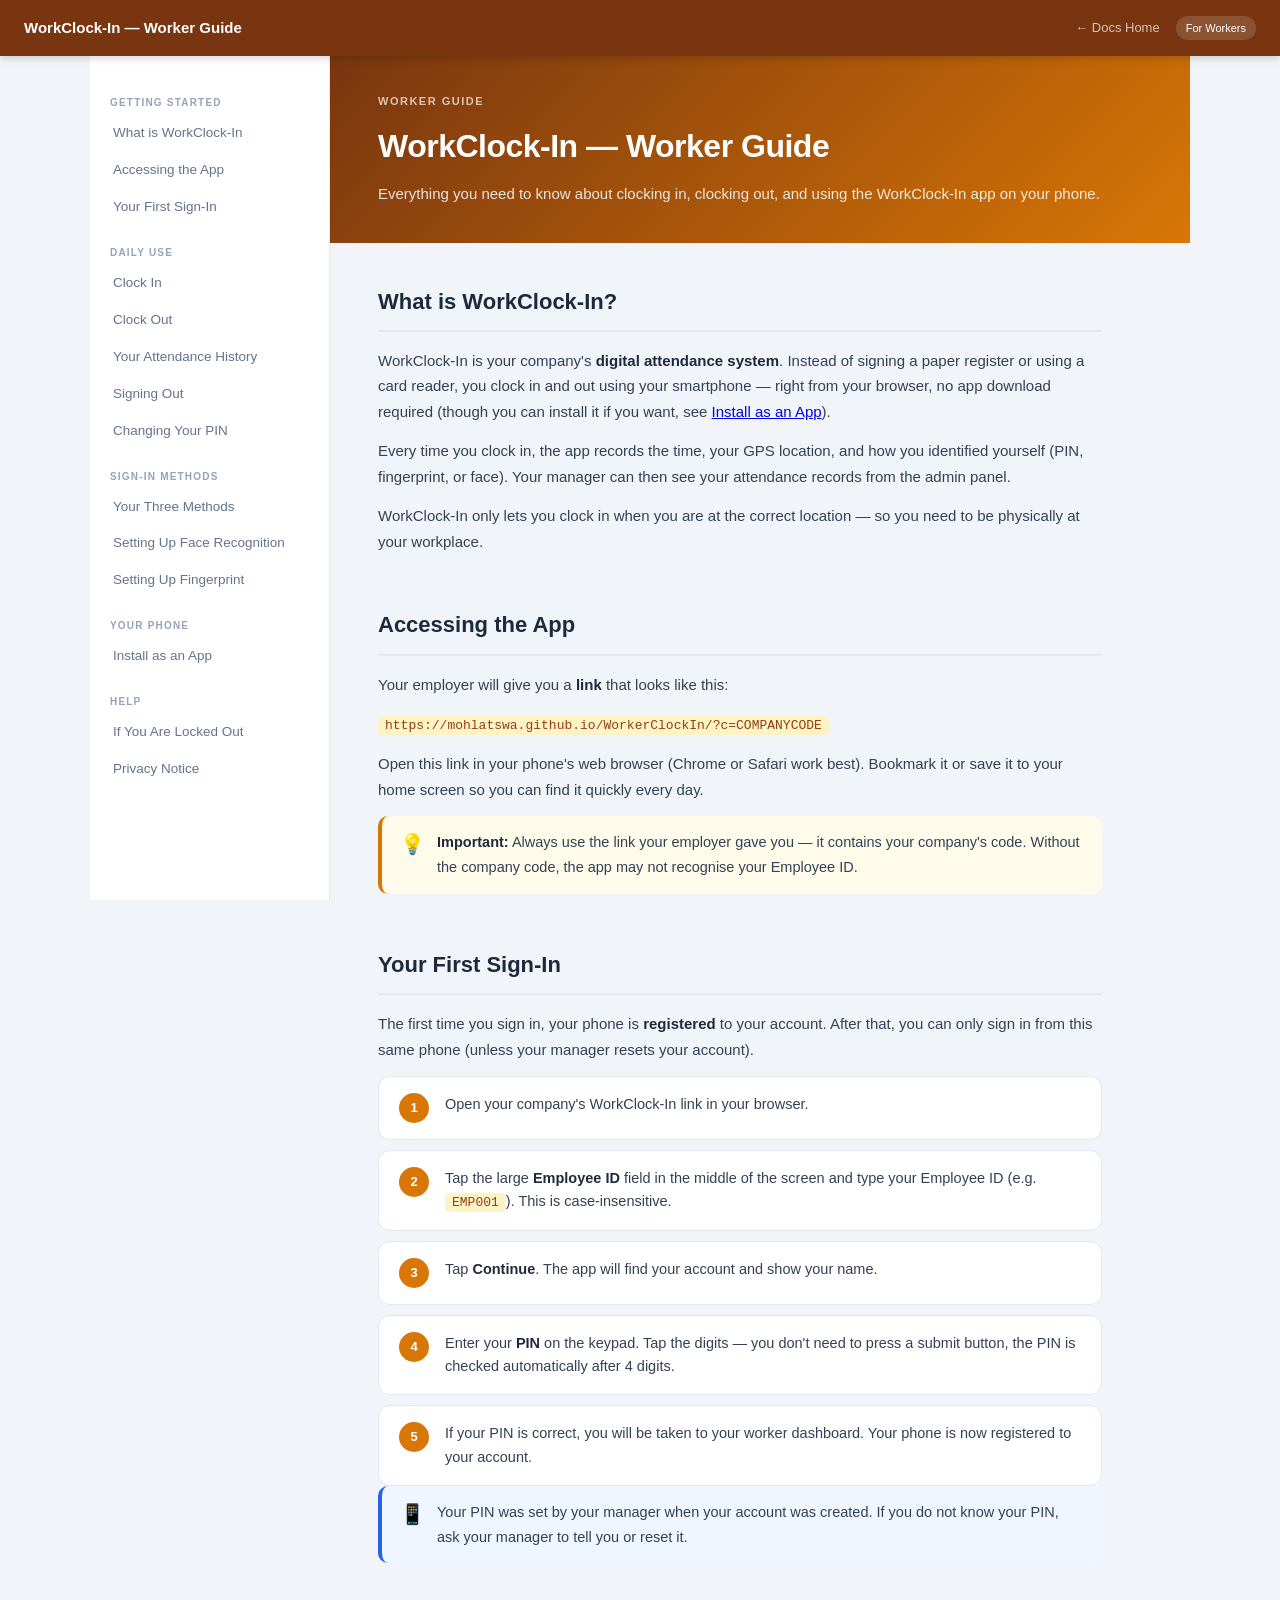
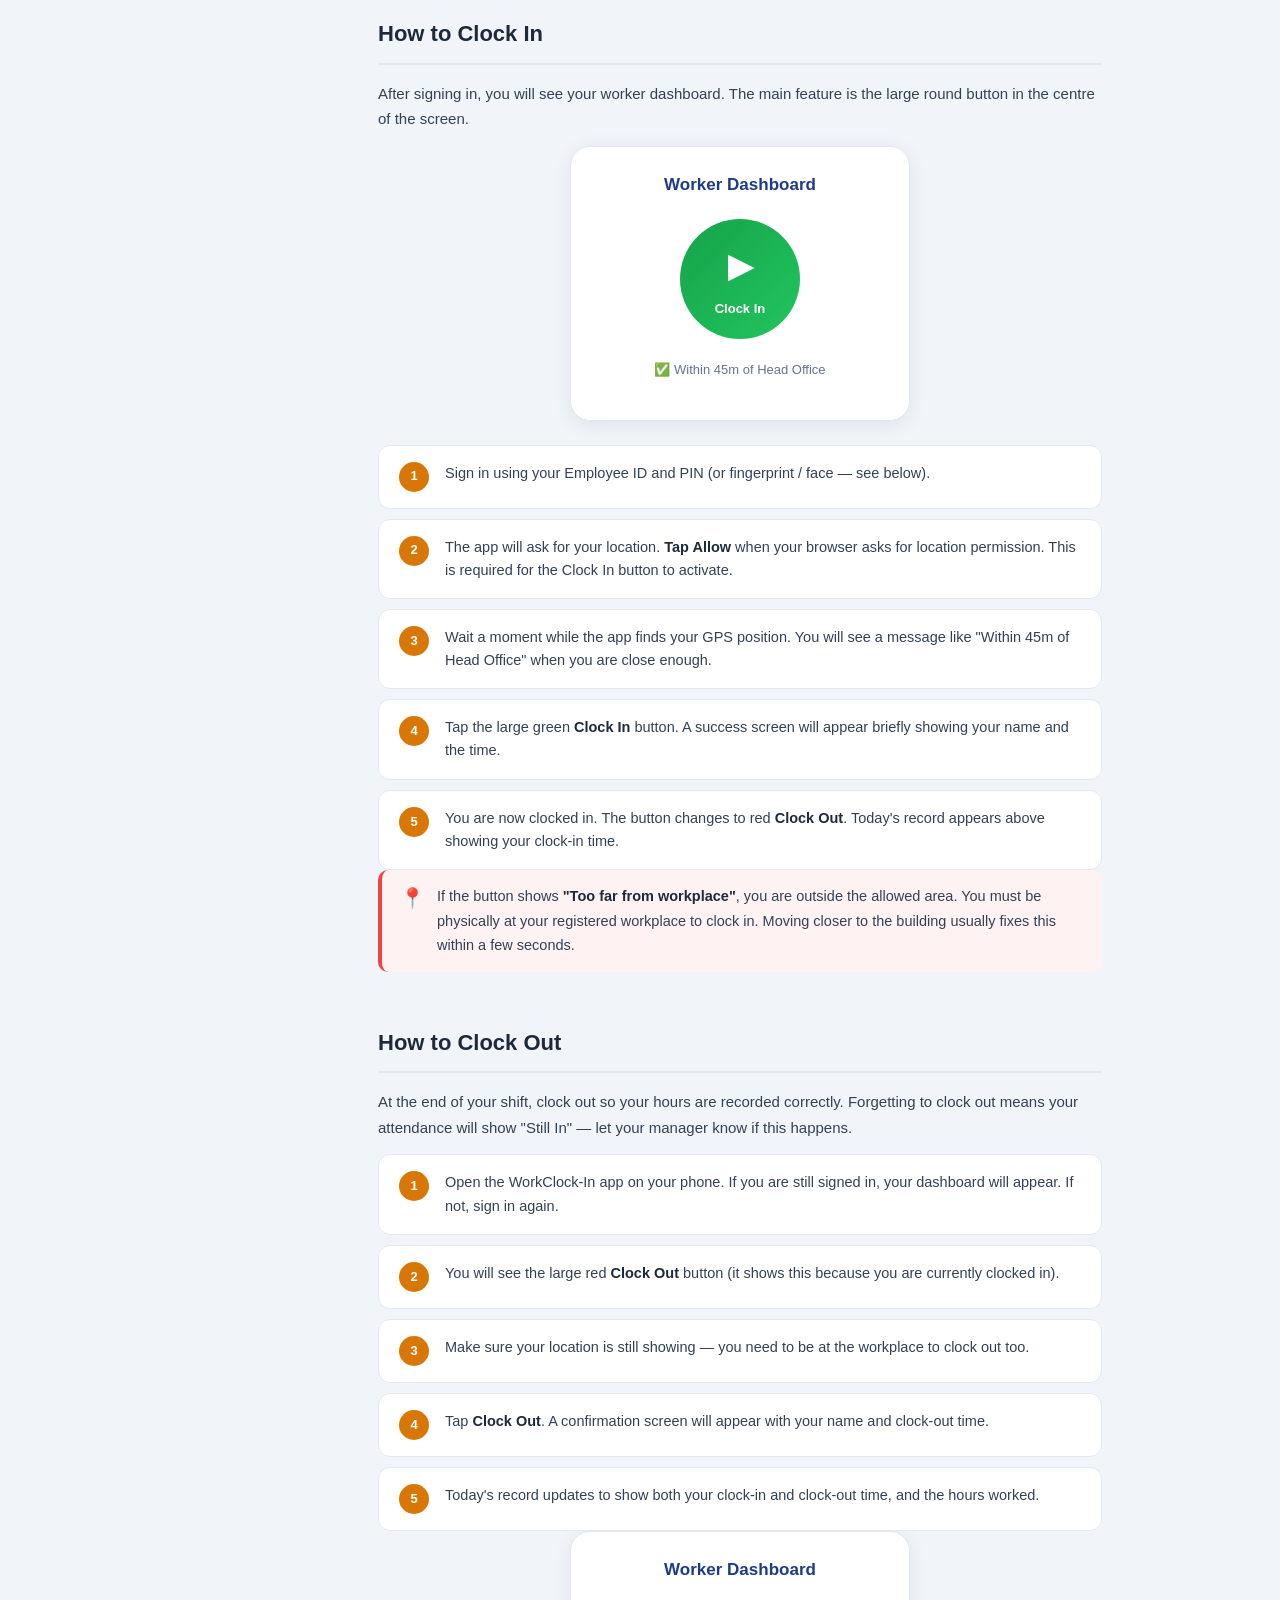
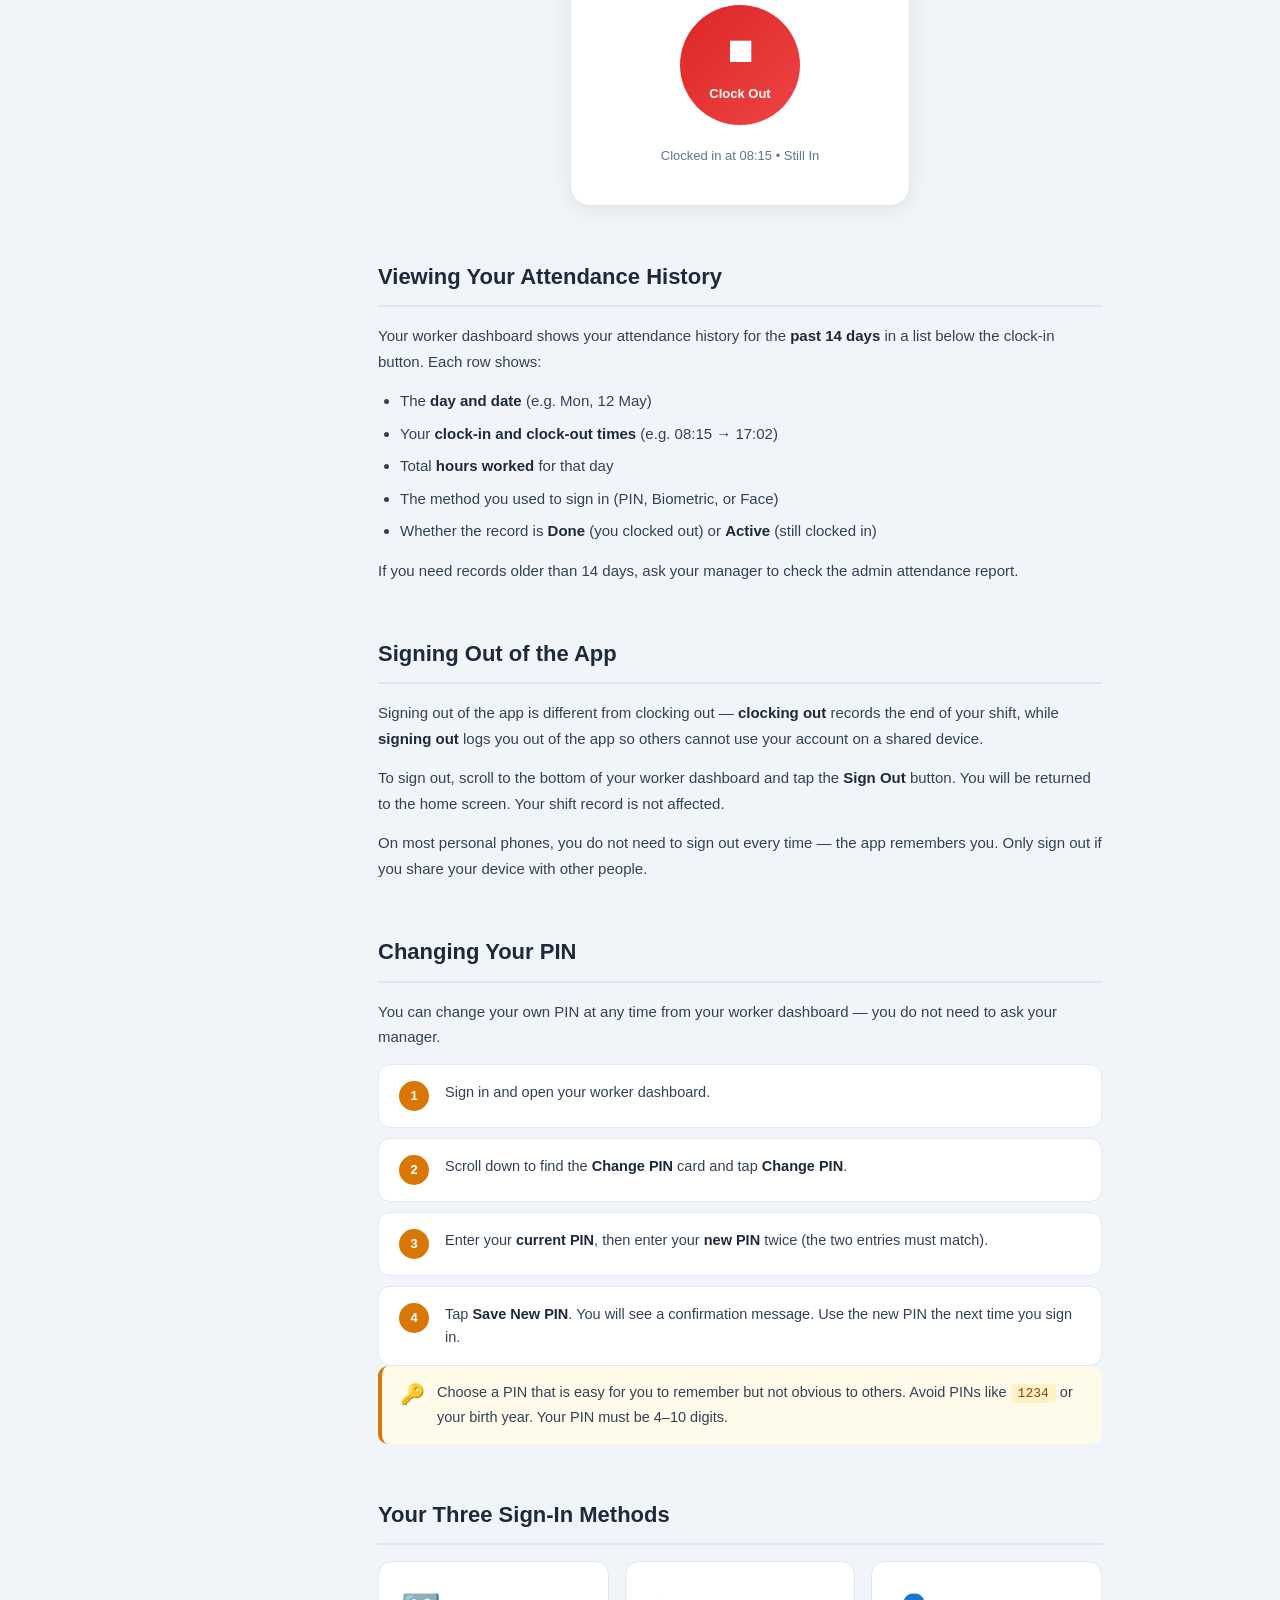
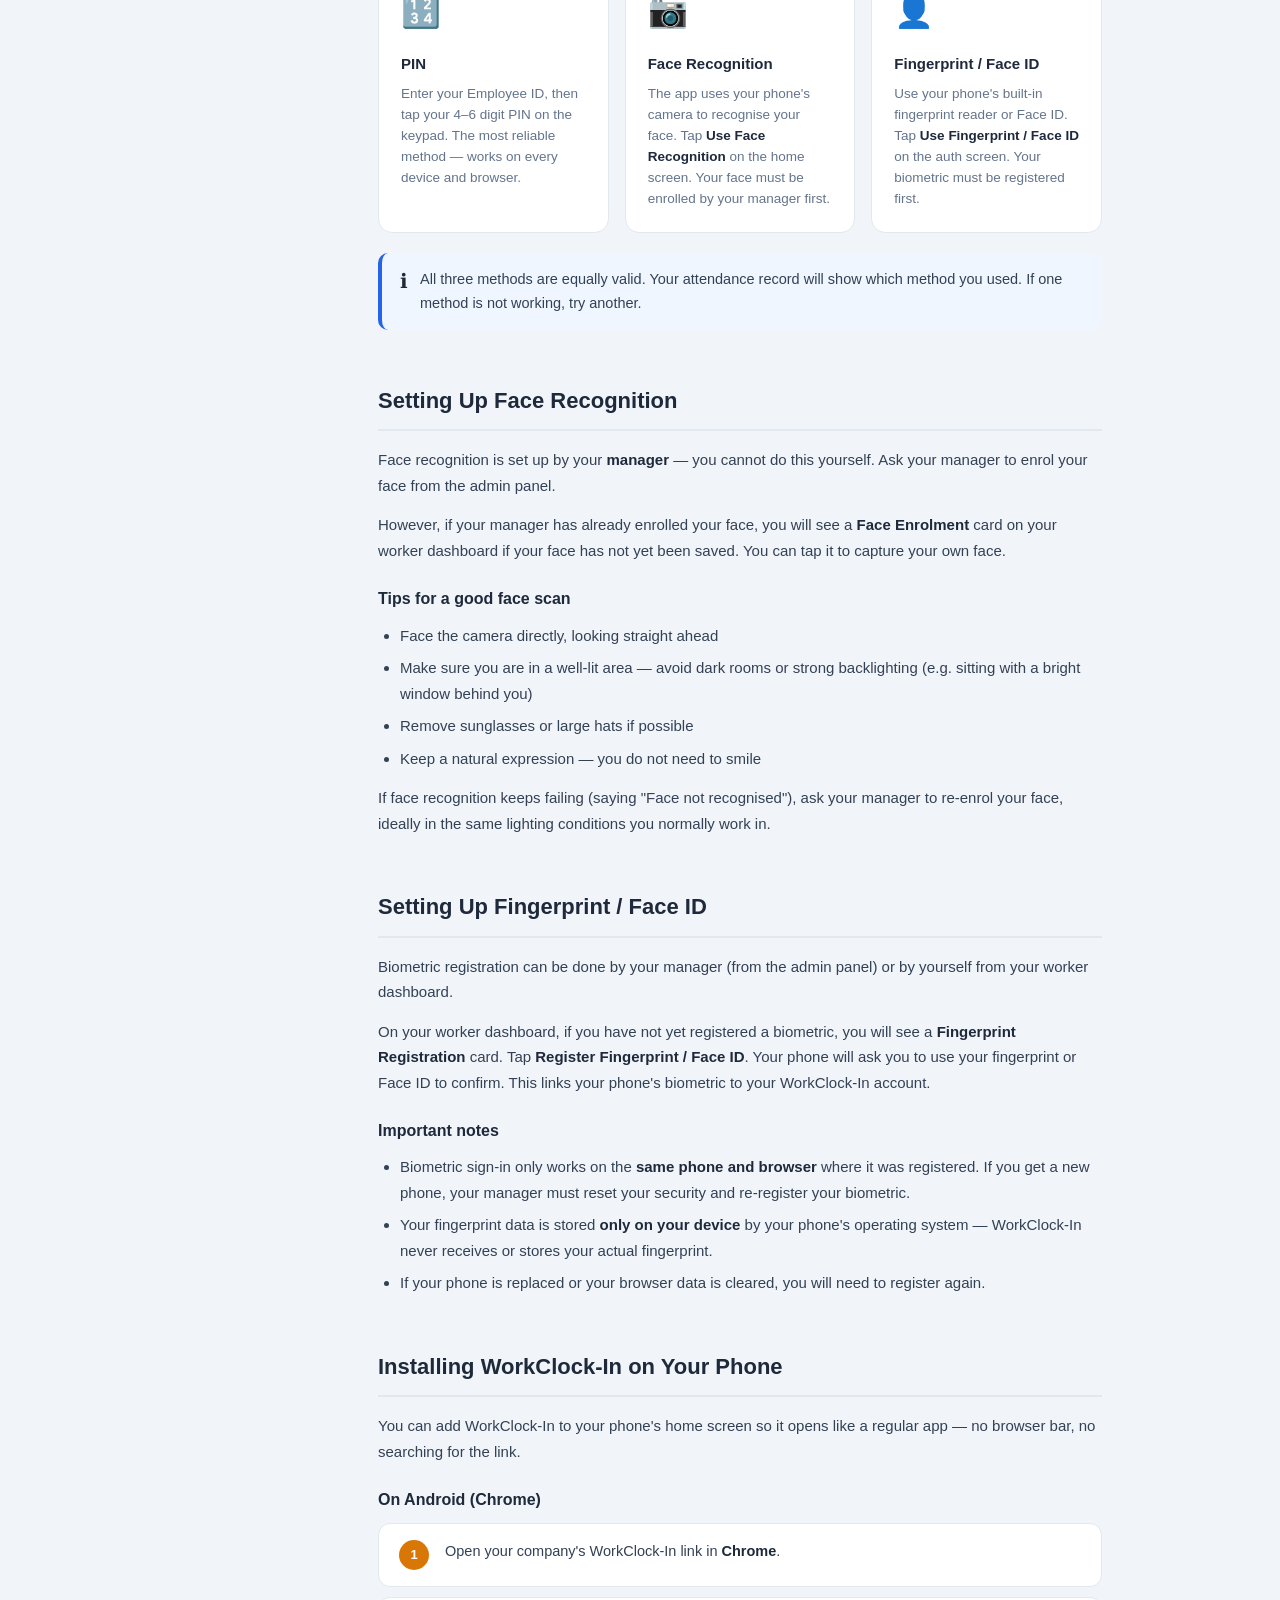
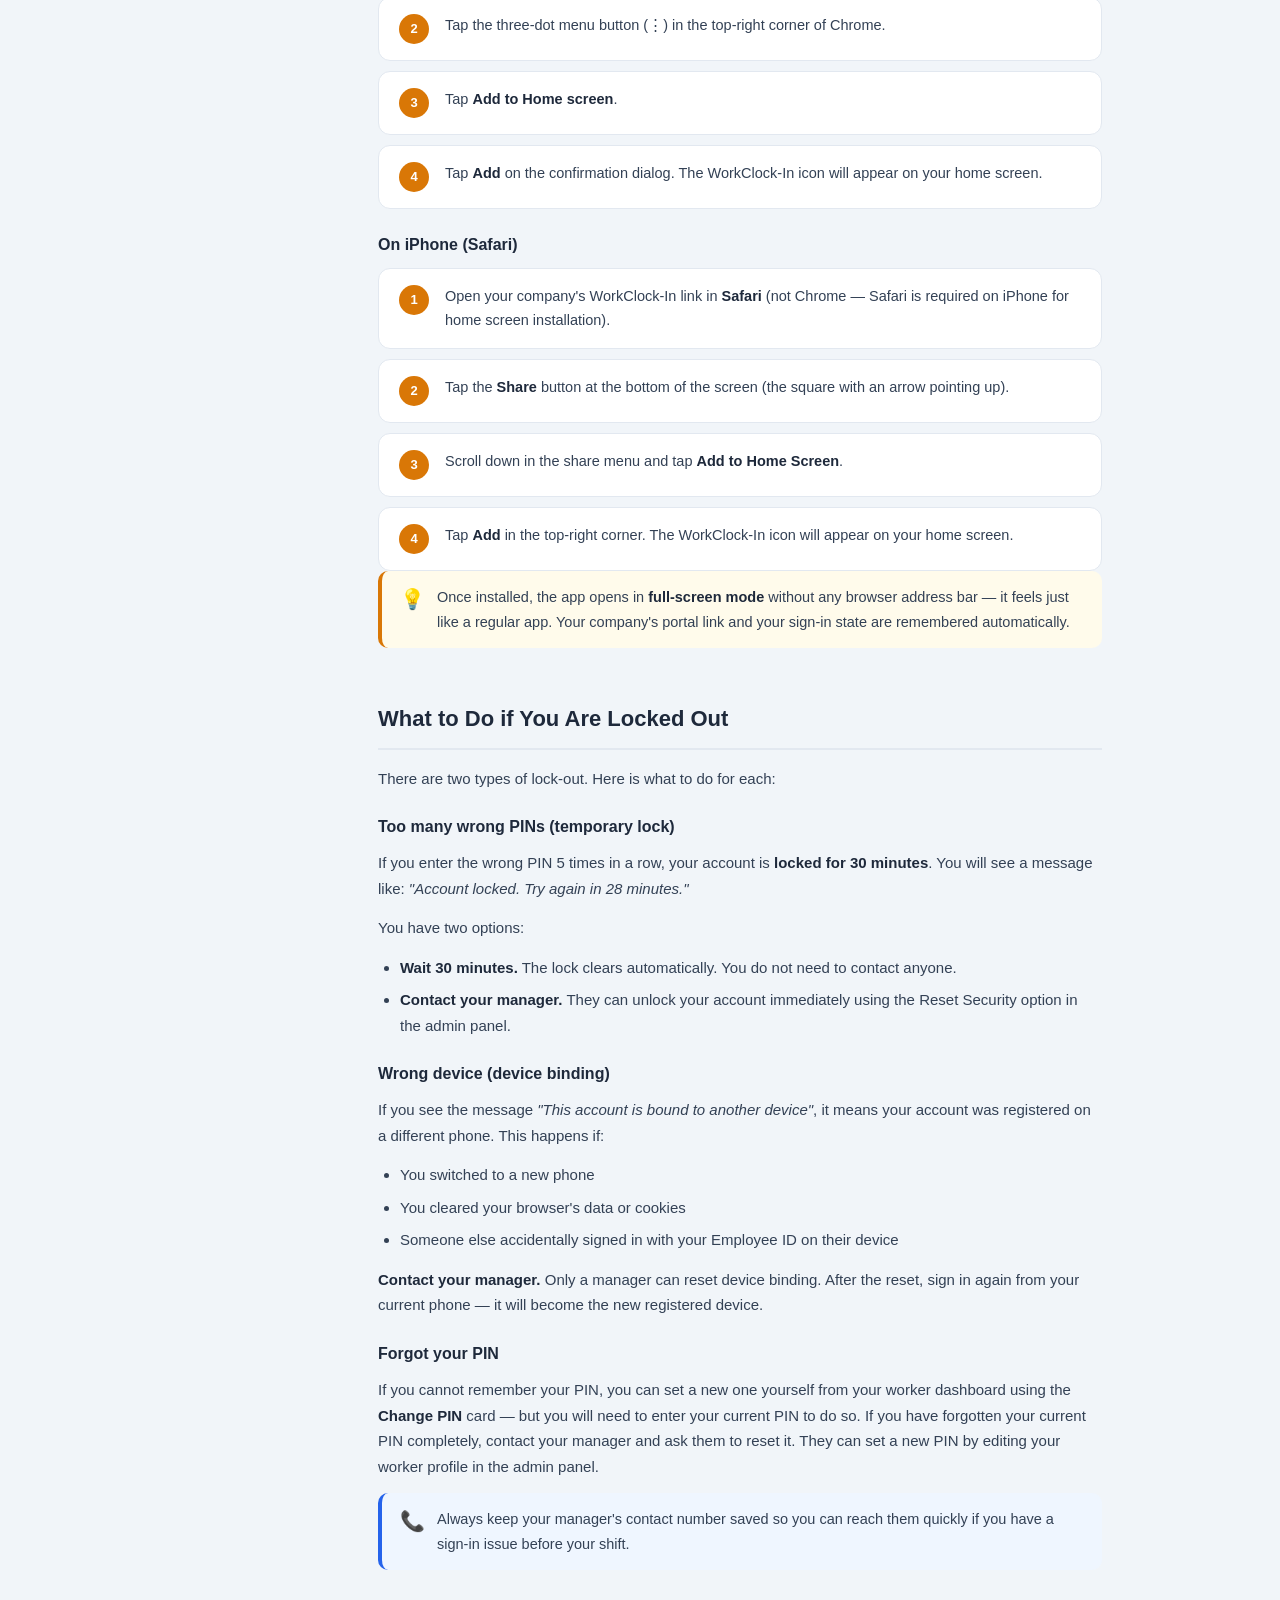
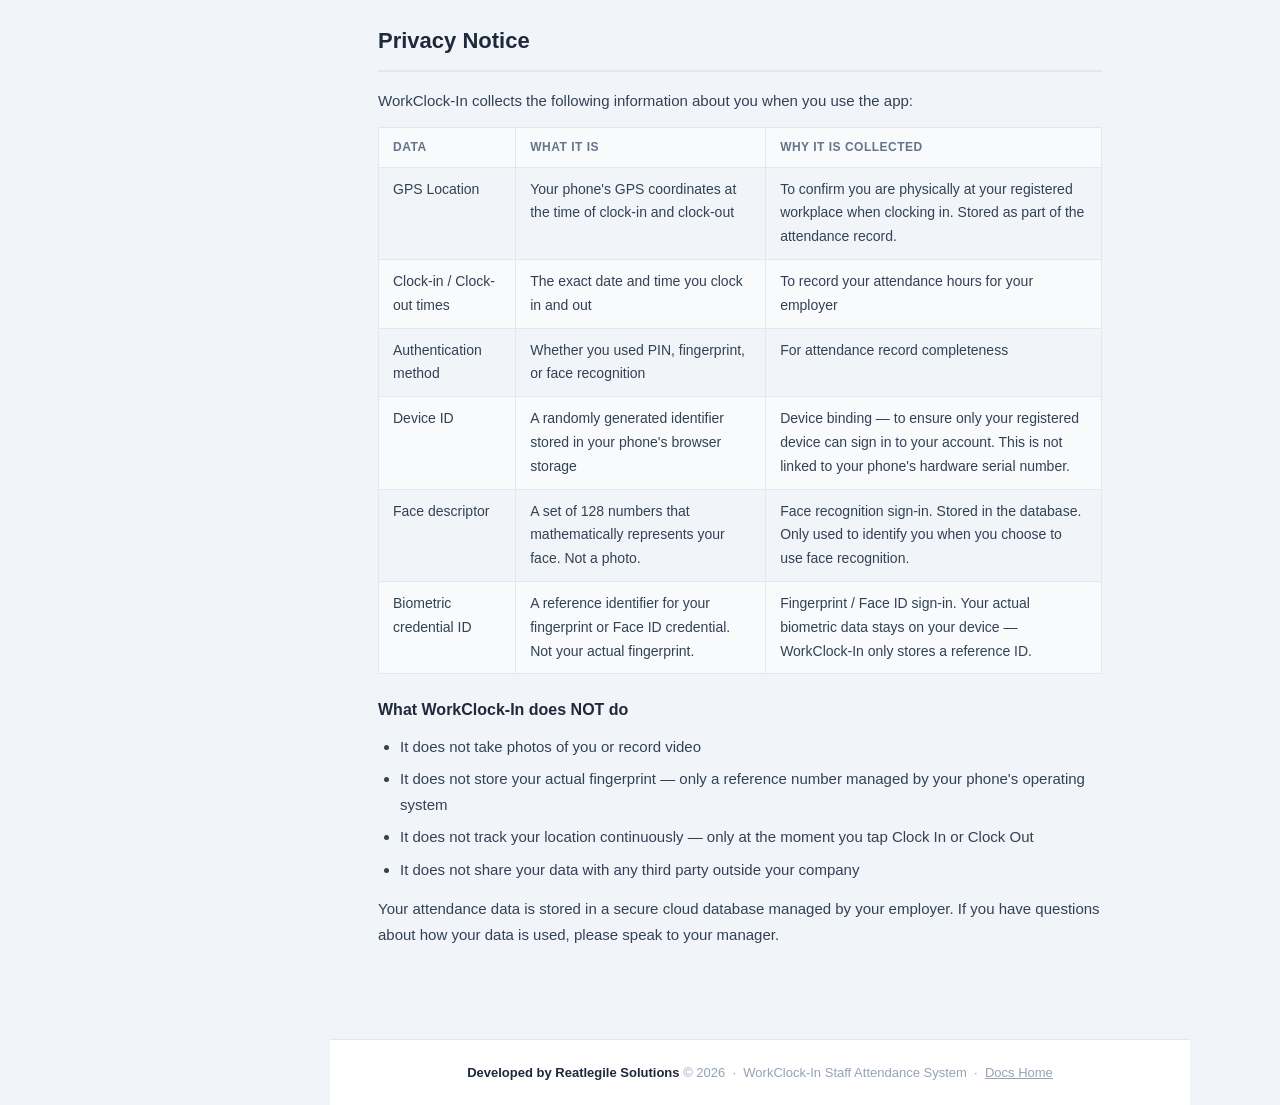
<file: docs/user-guide.html>
<!DOCTYPE html>
<html lang="en">
<head>
  <meta charset="UTF-8" />
  <meta name="viewport" content="width=device-width, initial-scale=1.0" />
  <title>Worker Guide — WorkClock-In</title>
  <style>
    *, *::before, *::after { box-sizing: border-box; margin: 0; padding: 0; }
    :root {
      --blue:   #2563EB;
      --dark:   #1E3A8A;
      --amber:  #D97706;
      --bg:     #F1F5F9;
      --text:   #1E293B;
      --muted:  #64748B;
      --border: #E2E8F0;
      --white:  #ffffff;
      --sidebar-w: 240px;
    }
    html { scroll-behavior: smooth; }
    body {
      font-family: -apple-system, BlinkMacSystemFont, 'Segoe UI', Roboto, sans-serif;
      background: var(--bg);
      color: var(--text);
      line-height: 1.7;
    }

    /* ── Top Bar ── */
    .topbar {
      position: sticky; top: 0; z-index: 100;
      background: #78350F;
      color: #fff;
      display: flex; align-items: center; gap: 16px;
      padding: 0 24px; height: 56px;
      box-shadow: 0 2px 8px rgba(0,0,0,0.18);
    }
    .topbar a { color: rgba(255,255,255,0.7); text-decoration: none; font-size: 13px; }
    .topbar a:hover { color: #fff; }
    .topbar-title { font-size: 15px; font-weight: 700; color: #fff; margin-right: auto; }
    .topbar-badge { font-size: 11px; background: rgba(255,255,255,0.15); border-radius: 20px; padding: 3px 10px; }

    /* ── Page Header ── */
    .page-header {
      background: linear-gradient(135deg, #78350F 0%, #D97706 100%);
      color: #fff; padding: 36px 48px;
    }
    .page-header .tag {
      font-size: 11px; font-weight: 700; text-transform: uppercase;
      letter-spacing: 1.5px; opacity: 0.7; margin-bottom: 8px;
    }
    .page-header h1 { color: #fff; font-size: 32px; margin-bottom: 8px; letter-spacing: -0.5px; }
    .page-header p { color: rgba(255,255,255,0.85); margin-bottom: 0; font-size: 15px; }

    /* ── Layout ── */
    .layout { display: flex; max-width: 1100px; margin: 0 auto; min-height: calc(100vh - 56px); }

    /* ── Sidebar ── */
    aside {
      width: var(--sidebar-w); flex-shrink: 0;
      background: var(--white); border-right: 1px solid var(--border);
      position: sticky; top: 56px; height: calc(100vh - 56px);
      overflow-y: auto; padding: 20px 0;
    }
    .nav-section {
      padding: 6px 20px 4px; font-size: 10px; font-weight: 700;
      text-transform: uppercase; letter-spacing: 1.2px; color: #94A3B8; margin-top: 12px;
    }
    aside a {
      display: block; padding: 7px 20px; font-size: 13.5px;
      color: var(--muted); text-decoration: none;
      border-left: 3px solid transparent; transition: all 0.12s;
    }
    aside a:hover { color: var(--amber); background: #FFFBEB; border-left-color: var(--amber); }

    /* ── Content ── */
    .content { flex: 1; padding: 40px 48px; max-width: 820px; }
    .content > section { margin-bottom: 52px; }
    h2 {
      font-size: 22px; font-weight: 700; margin-bottom: 16px;
      padding-bottom: 10px; border-bottom: 2px solid var(--border);
    }
    h3 { font-size: 16px; font-weight: 700; margin: 22px 0 10px; }
    p  { margin-bottom: 14px; font-size: 15px; color: #334155; }
    ul, ol { padding-left: 22px; margin-bottom: 14px; }
    li { font-size: 15px; color: #334155; margin-bottom: 7px; }
    strong { color: var(--text); }
    code {
      font-family: 'SFMono-Regular', Consolas, monospace;
      font-size: 13px; background: #FEF3C7; color: #92400E;
      padding: 2px 7px; border-radius: 4px;
    }

    /* ── Step Cards ── */
    .steps { counter-reset: st; display: flex; flex-direction: column; gap: 10px; }
    .step {
      display: flex; gap: 16px; align-items: flex-start;
      background: var(--white); border: 1px solid var(--border);
      border-radius: 12px; padding: 16px 20px;
    }
    .step::before {
      counter-increment: st; content: counter(st);
      min-width: 30px; height: 30px;
      background: var(--amber); color: #fff;
      border-radius: 50%; display: flex; align-items: center; justify-content: center;
      font-size: 13px; font-weight: 700;
    }
    .step p  { margin: 0; font-size: 14.5px; line-height: 1.6; }
    .step ul { margin: 6px 0 0 0; }

    /* ── Method Cards ── */
    .method-cards { display: grid; grid-template-columns: repeat(auto-fit, minmax(200px, 1fr)); gap: 16px; margin-bottom: 20px; }
    .method-card {
      background: var(--white); border: 1px solid var(--border);
      border-radius: 14px; padding: 22px;
    }
    .method-icon { font-size: 32px; margin-bottom: 12px; }
    .method-card h3 { font-size: 15px; font-weight: 700; margin: 0 0 8px; }
    .method-card p  { font-size: 13.5px; margin: 0; color: var(--muted); line-height: 1.55; }

    /* ── Tip / Warning Callout ── */
    .callout {
      border-radius: 10px; padding: 14px 18px;
      margin-bottom: 18px; font-size: 14.5px;
      display: flex; gap: 12px;
    }
    .callout.tip    { background: #FFFBEB; border-left: 4px solid var(--amber); }
    .callout.info   { background: #EFF6FF; border-left: 4px solid var(--blue); }
    .callout.warn   { background: #FEF2F2; border-left: 4px solid #EF4444; }
    .callout-icon   { font-size: 20px; flex-shrink: 0; line-height: 1.4; }
    .callout-body p { margin: 0; font-size: 14.5px; color: #334155; }

    /* ── Privacy Table ── */
    .table-wrap { overflow-x: auto; margin-bottom: 20px; }
    table { border-collapse: collapse; width: 100%; font-size: 14px; }
    th {
      background: #F8FAFC; border: 1px solid var(--border);
      padding: 9px 14px; text-align: left; font-weight: 700;
      color: var(--muted); font-size: 12px; text-transform: uppercase; letter-spacing: 0.5px;
    }
    td { border: 1px solid var(--border); padding: 10px 14px; color: #334155; vertical-align: top; }
    tr:nth-child(even) td { background: #F8FAFC; }

    /* ── Screen Mock ── */
    .phone-screen {
      background: var(--white); border: 1px solid var(--border);
      border-radius: 20px; padding: 24px;
      max-width: 340px; margin: 0 auto 24px;
      box-shadow: 0 4px 20px rgba(0,0,0,0.08);
    }
    .screen-title {
      font-size: 17px; font-weight: 700; text-align: center;
      margin-bottom: 16px; color: var(--dark);
    }
    .clock-btn-mock {
      width: 120px; height: 120px; border-radius: 50%;
      margin: 20px auto;
      display: flex; align-items: center; justify-content: center;
      flex-direction: column; font-size: 13px; font-weight: 700;
      color: #fff; cursor: default;
    }
    .clk-in  { background: linear-gradient(135deg, #16A34A, #22C55E); }
    .clk-out { background: linear-gradient(135deg, #DC2626, #EF4444); }
    .clock-btn-mock .icon { font-size: 32px; margin-bottom: 4px; }

    /* ── Footer ── */
    footer {
      background: var(--white); border-top: 1px solid var(--border);
      padding: 22px 48px; text-align: center; font-size: 13px; color: #94A3B8;
    }

    @media (max-width: 768px) {
      aside { display: none; }
      .content { padding: 24px 20px; }
      .page-header { padding: 28px 20px; }
    }
  </style>
</head>
<body>

<div class="topbar">
  <span class="topbar-title">WorkClock-In &mdash; Worker Guide</span>
  <a href="index.html">&larr; Docs Home</a>
  <span class="topbar-badge">For Workers</span>
</div>

<div class="layout">

  <!-- Sidebar -->
  <aside>
    <div class="nav-section">Getting Started</div>
    <a href="#what-is">What is WorkClock-In</a>
    <a href="#access">Accessing the App</a>
    <a href="#first-signin">Your First Sign-In</a>

    <div class="nav-section">Daily Use</div>
    <a href="#clock-in">Clock In</a>
    <a href="#clock-out">Clock Out</a>
    <a href="#history">Your Attendance History</a>
    <a href="#sign-out">Signing Out</a>
    <a href="#change-pin">Changing Your PIN</a>

    <div class="nav-section">Sign-In Methods</div>
    <a href="#methods">Your Three Methods</a>
    <a href="#setup-face">Setting Up Face Recognition</a>
    <a href="#setup-biometric">Setting Up Fingerprint</a>

    <div class="nav-section">Your Phone</div>
    <a href="#install">Install as an App</a>

    <div class="nav-section">Help</div>
    <a href="#locked-out">If You Are Locked Out</a>
    <a href="#privacy">Privacy Notice</a>
  </aside>

  <div style="flex:1; display:flex; flex-direction:column;">

    <div class="page-header">
      <div class="tag">Worker Guide</div>
      <h1>WorkClock-In — Worker Guide</h1>
      <p>Everything you need to know about clocking in, clocking out, and using the WorkClock-In app on your phone.</p>
    </div>

    <div class="content">

      <!-- ── What is WorkClock-In ── -->
      <section id="what-is">
        <h2>What is WorkClock-In?</h2>
        <p>WorkClock-In is your company's <strong>digital attendance system</strong>. Instead of signing a paper register or using a card reader, you clock in and out using your smartphone — right from your browser, no app download required (though you can install it if you want, see <a href="#install">Install as an App</a>).</p>
        <p>Every time you clock in, the app records the time, your GPS location, and how you identified yourself (PIN, fingerprint, or face). Your manager can then see your attendance records from the admin panel.</p>
        <p>WorkClock-In only lets you clock in when you are at the correct location — so you need to be physically at your workplace.</p>
      </section>

      <!-- ── Access ── -->
      <section id="access">
        <h2>Accessing the App</h2>
        <p>Your employer will give you a <strong>link</strong> that looks like this:</p>
        <p><code>https://mohlatswa.github.io/WorkerClockIn/?c=COMPANYCODE</code></p>
        <p>Open this link in your phone's web browser (Chrome or Safari work best). Bookmark it or save it to your home screen so you can find it quickly every day.</p>
        <div class="callout tip">
          <span class="callout-icon">&#128161;</span>
          <div class="callout-body"><p><strong>Important:</strong> Always use the link your employer gave you — it contains your company's code. Without the company code, the app may not recognise your Employee ID.</p></div>
        </div>
      </section>

      <!-- ── First Sign-In ── -->
      <section id="first-signin">
        <h2>Your First Sign-In</h2>
        <p>The first time you sign in, your phone is <strong>registered</strong> to your account. After that, you can only sign in from this same phone (unless your manager resets your account).</p>
        <div class="steps">
          <div class="step"><p>Open your company's WorkClock-In link in your browser.</p></div>
          <div class="step"><p>Tap the large <strong>Employee ID</strong> field in the middle of the screen and type your Employee ID (e.g. <code>EMP001</code>). This is case-insensitive.</p></div>
          <div class="step"><p>Tap <strong>Continue</strong>. The app will find your account and show your name.</p></div>
          <div class="step"><p>Enter your <strong>PIN</strong> on the keypad. Tap the digits — you don't need to press a submit button, the PIN is checked automatically after 4 digits.</p></div>
          <div class="step"><p>If your PIN is correct, you will be taken to your worker dashboard. Your phone is now registered to your account.</p></div>
        </div>
        <div class="callout info">
          <span class="callout-icon">&#128241;</span>
          <div class="callout-body"><p>Your PIN was set by your manager when your account was created. If you do not know your PIN, ask your manager to tell you or reset it.</p></div>
        </div>
      </section>

      <!-- ── Clock In ── -->
      <section id="clock-in">
        <h2>How to Clock In</h2>
        <p>After signing in, you will see your worker dashboard. The main feature is the large round button in the centre of the screen.</p>

        <div class="phone-screen">
          <div class="screen-title">Worker Dashboard</div>
          <div class="clock-btn-mock clk-in">
            <div class="icon">&#9654;</div>
            <div>Clock In</div>
          </div>
          <p style="text-align:center;font-size:13px;color:#64748B;margin-top:12px;">&#9989; Within 45m of Head Office</p>
        </div>

        <div class="steps">
          <div class="step"><p>Sign in using your Employee ID and PIN (or fingerprint / face — see below).</p></div>
          <div class="step"><p>The app will ask for your location. <strong>Tap Allow</strong> when your browser asks for location permission. This is required for the Clock In button to activate.</p></div>
          <div class="step"><p>Wait a moment while the app finds your GPS position. You will see a message like "Within 45m of Head Office" when you are close enough.</p></div>
          <div class="step"><p>Tap the large green <strong>Clock In</strong> button. A success screen will appear briefly showing your name and the time.</p></div>
          <div class="step"><p>You are now clocked in. The button changes to red <strong>Clock Out</strong>. Today's record appears above showing your clock-in time.</p></div>
        </div>

        <div class="callout warn">
          <span class="callout-icon">&#128205;</span>
          <div class="callout-body"><p>If the button shows <strong>"Too far from workplace"</strong>, you are outside the allowed area. You must be physically at your registered workplace to clock in. Moving closer to the building usually fixes this within a few seconds.</p></div>
        </div>
      </section>

      <!-- ── Clock Out ── -->
      <section id="clock-out">
        <h2>How to Clock Out</h2>
        <p>At the end of your shift, clock out so your hours are recorded correctly. Forgetting to clock out means your attendance will show "Still In" — let your manager know if this happens.</p>
        <div class="steps">
          <div class="step"><p>Open the WorkClock-In app on your phone. If you are still signed in, your dashboard will appear. If not, sign in again.</p></div>
          <div class="step"><p>You will see the large red <strong>Clock Out</strong> button (it shows this because you are currently clocked in).</p></div>
          <div class="step"><p>Make sure your location is still showing — you need to be at the workplace to clock out too.</p></div>
          <div class="step"><p>Tap <strong>Clock Out</strong>. A confirmation screen will appear with your name and clock-out time.</p></div>
          <div class="step"><p>Today's record updates to show both your clock-in and clock-out time, and the hours worked.</p></div>
        </div>

        <div class="phone-screen">
          <div class="screen-title">Worker Dashboard</div>
          <div class="clock-btn-mock clk-out">
            <div class="icon">&#9209;</div>
            <div>Clock Out</div>
          </div>
          <p style="text-align:center;font-size:13px;color:#64748B;margin-top:12px;">Clocked in at 08:15 &bull; Still In</p>
        </div>
      </section>

      <!-- ── History ── -->
      <section id="history">
        <h2>Viewing Your Attendance History</h2>
        <p>Your worker dashboard shows your attendance history for the <strong>past 14 days</strong> in a list below the clock-in button. Each row shows:</p>
        <ul>
          <li>The <strong>day and date</strong> (e.g. Mon, 12 May)</li>
          <li>Your <strong>clock-in and clock-out times</strong> (e.g. 08:15 &rarr; 17:02)</li>
          <li>Total <strong>hours worked</strong> for that day</li>
          <li>The method you used to sign in (PIN, Biometric, or Face)</li>
          <li>Whether the record is <strong>Done</strong> (you clocked out) or <strong>Active</strong> (still clocked in)</li>
        </ul>
        <p>If you need records older than 14 days, ask your manager to check the admin attendance report.</p>
      </section>

      <!-- ── Sign Out ── -->
      <section id="sign-out">
        <h2>Signing Out of the App</h2>
        <p>Signing out of the app is different from clocking out — <strong>clocking out</strong> records the end of your shift, while <strong>signing out</strong> logs you out of the app so others cannot use your account on a shared device.</p>
        <p>To sign out, scroll to the bottom of your worker dashboard and tap the <strong>Sign Out</strong> button. You will be returned to the home screen. Your shift record is not affected.</p>
        <p>On most personal phones, you do not need to sign out every time — the app remembers you. Only sign out if you share your device with other people.</p>
      </section>

      <!-- ── Change PIN ── -->
      <section id="change-pin">
        <h2>Changing Your PIN</h2>
        <p>You can change your own PIN at any time from your worker dashboard — you do not need to ask your manager.</p>
        <div class="steps">
          <div class="step"><p>Sign in and open your worker dashboard.</p></div>
          <div class="step"><p>Scroll down to find the <strong>Change PIN</strong> card and tap <strong>Change PIN</strong>.</p></div>
          <div class="step"><p>Enter your <strong>current PIN</strong>, then enter your <strong>new PIN</strong> twice (the two entries must match).</p></div>
          <div class="step"><p>Tap <strong>Save New PIN</strong>. You will see a confirmation message. Use the new PIN the next time you sign in.</p></div>
        </div>
        <div class="callout tip">
          <span class="callout-icon">&#128273;</span>
          <div class="callout-body"><p>Choose a PIN that is easy for you to remember but not obvious to others. Avoid PINs like <code>1234</code> or your birth year. Your PIN must be 4–10 digits.</p></div>
        </div>
      </section>

      <!-- ── Methods ── -->
      <section id="methods">
        <h2>Your Three Sign-In Methods</h2>
        <div class="method-cards">
          <div class="method-card">
            <div class="method-icon">&#128290;</div>
            <h3>PIN</h3>
            <p>Enter your Employee ID, then tap your 4–6 digit PIN on the keypad. The most reliable method — works on every device and browser.</p>
          </div>
          <div class="method-card">
            <div class="method-icon">&#128247;</div>
            <h3>Face Recognition</h3>
            <p>The app uses your phone's camera to recognise your face. Tap <strong>Use Face Recognition</strong> on the home screen. Your face must be enrolled by your manager first.</p>
          </div>
          <div class="method-card">
            <div class="method-icon">&#128100;</div>
            <h3>Fingerprint / Face ID</h3>
            <p>Use your phone's built-in fingerprint reader or Face ID. Tap <strong>Use Fingerprint / Face ID</strong> on the auth screen. Your biometric must be registered first.</p>
          </div>
        </div>
        <div class="callout info">
          <span class="callout-icon">&#8505;</span>
          <div class="callout-body"><p>All three methods are equally valid. Your attendance record will show which method you used. If one method is not working, try another.</p></div>
        </div>
      </section>

      <!-- ── Setup Face ── -->
      <section id="setup-face">
        <h2>Setting Up Face Recognition</h2>
        <p>Face recognition is set up by your <strong>manager</strong> — you cannot do this yourself. Ask your manager to enrol your face from the admin panel.</p>
        <p>However, if your manager has already enrolled your face, you will see a <strong>Face Enrolment</strong> card on your worker dashboard if your face has not yet been saved. You can tap it to capture your own face.</p>
        <h3>Tips for a good face scan</h3>
        <ul>
          <li>Face the camera directly, looking straight ahead</li>
          <li>Make sure you are in a well-lit area — avoid dark rooms or strong backlighting (e.g. sitting with a bright window behind you)</li>
          <li>Remove sunglasses or large hats if possible</li>
          <li>Keep a natural expression — you do not need to smile</li>
        </ul>
        <p>If face recognition keeps failing (saying "Face not recognised"), ask your manager to re-enrol your face, ideally in the same lighting conditions you normally work in.</p>
      </section>

      <!-- ── Setup Biometric ── -->
      <section id="setup-biometric">
        <h2>Setting Up Fingerprint / Face ID</h2>
        <p>Biometric registration can be done by your manager (from the admin panel) or by yourself from your worker dashboard.</p>
        <p>On your worker dashboard, if you have not yet registered a biometric, you will see a <strong>Fingerprint Registration</strong> card. Tap <strong>Register Fingerprint / Face ID</strong>. Your phone will ask you to use your fingerprint or Face ID to confirm. This links your phone's biometric to your WorkClock-In account.</p>
        <h3>Important notes</h3>
        <ul>
          <li>Biometric sign-in only works on the <strong>same phone and browser</strong> where it was registered. If you get a new phone, your manager must reset your security and re-register your biometric.</li>
          <li>Your fingerprint data is stored <strong>only on your device</strong> by your phone's operating system — WorkClock-In never receives or stores your actual fingerprint.</li>
          <li>If your phone is replaced or your browser data is cleared, you will need to register again.</li>
        </ul>
      </section>

      <!-- ── Install ── -->
      <section id="install">
        <h2>Installing WorkClock-In on Your Phone</h2>
        <p>You can add WorkClock-In to your phone's home screen so it opens like a regular app — no browser bar, no searching for the link.</p>

        <h3>On Android (Chrome)</h3>
        <div class="steps">
          <div class="step"><p>Open your company's WorkClock-In link in <strong>Chrome</strong>.</p></div>
          <div class="step"><p>Tap the three-dot menu button (&#8942;) in the top-right corner of Chrome.</p></div>
          <div class="step"><p>Tap <strong>Add to Home screen</strong>.</p></div>
          <div class="step"><p>Tap <strong>Add</strong> on the confirmation dialog. The WorkClock-In icon will appear on your home screen.</p></div>
        </div>

        <h3>On iPhone (Safari)</h3>
        <div class="steps">
          <div class="step"><p>Open your company's WorkClock-In link in <strong>Safari</strong> (not Chrome — Safari is required on iPhone for home screen installation).</p></div>
          <div class="step"><p>Tap the <strong>Share</strong> button at the bottom of the screen (the square with an arrow pointing up).</p></div>
          <div class="step"><p>Scroll down in the share menu and tap <strong>Add to Home Screen</strong>.</p></div>
          <div class="step"><p>Tap <strong>Add</strong> in the top-right corner. The WorkClock-In icon will appear on your home screen.</p></div>
        </div>

        <div class="callout tip">
          <span class="callout-icon">&#128161;</span>
          <div class="callout-body"><p>Once installed, the app opens in <strong>full-screen mode</strong> without any browser address bar — it feels just like a regular app. Your company's portal link and your sign-in state are remembered automatically.</p></div>
        </div>
      </section>

      <!-- ── Locked Out ── -->
      <section id="locked-out">
        <h2>What to Do if You Are Locked Out</h2>
        <p>There are two types of lock-out. Here is what to do for each:</p>

        <h3>Too many wrong PINs (temporary lock)</h3>
        <p>If you enter the wrong PIN 5 times in a row, your account is <strong>locked for 30 minutes</strong>. You will see a message like: <em>"Account locked. Try again in 28 minutes."</em></p>
        <p>You have two options:</p>
        <ul>
          <li><strong>Wait 30 minutes.</strong> The lock clears automatically. You do not need to contact anyone.</li>
          <li><strong>Contact your manager.</strong> They can unlock your account immediately using the Reset Security option in the admin panel.</li>
        </ul>

        <h3>Wrong device (device binding)</h3>
        <p>If you see the message <em>"This account is bound to another device"</em>, it means your account was registered on a different phone. This happens if:</p>
        <ul>
          <li>You switched to a new phone</li>
          <li>You cleared your browser's data or cookies</li>
          <li>Someone else accidentally signed in with your Employee ID on their device</li>
        </ul>
        <p><strong>Contact your manager.</strong> Only a manager can reset device binding. After the reset, sign in again from your current phone — it will become the new registered device.</p>

        <h3>Forgot your PIN</h3>
        <p>If you cannot remember your PIN, you can set a new one yourself from your worker dashboard using the <strong>Change PIN</strong> card — but you will need to enter your current PIN to do so. If you have forgotten your current PIN completely, contact your manager and ask them to reset it. They can set a new PIN by editing your worker profile in the admin panel.</p>

        <div class="callout info">
          <span class="callout-icon">&#128222;</span>
          <div class="callout-body"><p>Always keep your manager's contact number saved so you can reach them quickly if you have a sign-in issue before your shift.</p></div>
        </div>
      </section>

      <!-- ── Privacy ── -->
      <section id="privacy">
        <h2>Privacy Notice</h2>
        <p>WorkClock-In collects the following information about you when you use the app:</p>
        <div class="table-wrap">
          <table>
            <thead><tr><th>Data</th><th>What it is</th><th>Why it is collected</th></tr></thead>
            <tbody>
              <tr>
                <td>GPS Location</td>
                <td>Your phone's GPS coordinates at the time of clock-in and clock-out</td>
                <td>To confirm you are physically at your registered workplace when clocking in. Stored as part of the attendance record.</td>
              </tr>
              <tr>
                <td>Clock-in / Clock-out times</td>
                <td>The exact date and time you clock in and out</td>
                <td>To record your attendance hours for your employer</td>
              </tr>
              <tr>
                <td>Authentication method</td>
                <td>Whether you used PIN, fingerprint, or face recognition</td>
                <td>For attendance record completeness</td>
              </tr>
              <tr>
                <td>Device ID</td>
                <td>A randomly generated identifier stored in your phone's browser storage</td>
                <td>Device binding — to ensure only your registered device can sign in to your account. This is not linked to your phone's hardware serial number.</td>
              </tr>
              <tr>
                <td>Face descriptor</td>
                <td>A set of 128 numbers that mathematically represents your face. Not a photo.</td>
                <td>Face recognition sign-in. Stored in the database. Only used to identify you when you choose to use face recognition.</td>
              </tr>
              <tr>
                <td>Biometric credential ID</td>
                <td>A reference identifier for your fingerprint or Face ID credential. Not your actual fingerprint.</td>
                <td>Fingerprint / Face ID sign-in. Your actual biometric data stays on your device — WorkClock-In only stores a reference ID.</td>
              </tr>
            </tbody>
          </table>
        </div>
        <h3>What WorkClock-In does NOT do</h3>
        <ul>
          <li>It does not take photos of you or record video</li>
          <li>It does not store your actual fingerprint — only a reference number managed by your phone's operating system</li>
          <li>It does not track your location continuously — only at the moment you tap Clock In or Clock Out</li>
          <li>It does not share your data with any third party outside your company</li>
        </ul>
        <p>Your attendance data is stored in a secure cloud database managed by your employer. If you have questions about how your data is used, please speak to your manager.</p>
      </section>

    </div><!-- /content -->

    <footer>
      <strong>Developed by Reatlegile Solutions</strong> &copy; 2026 &nbsp;&middot;&nbsp; WorkClock-In Staff Attendance System &nbsp;&middot;&nbsp; <a href="index.html" style="color:#94A3B8">Docs Home</a>
    </footer>

  </div>
</div>
</body>
</html>
</file>
